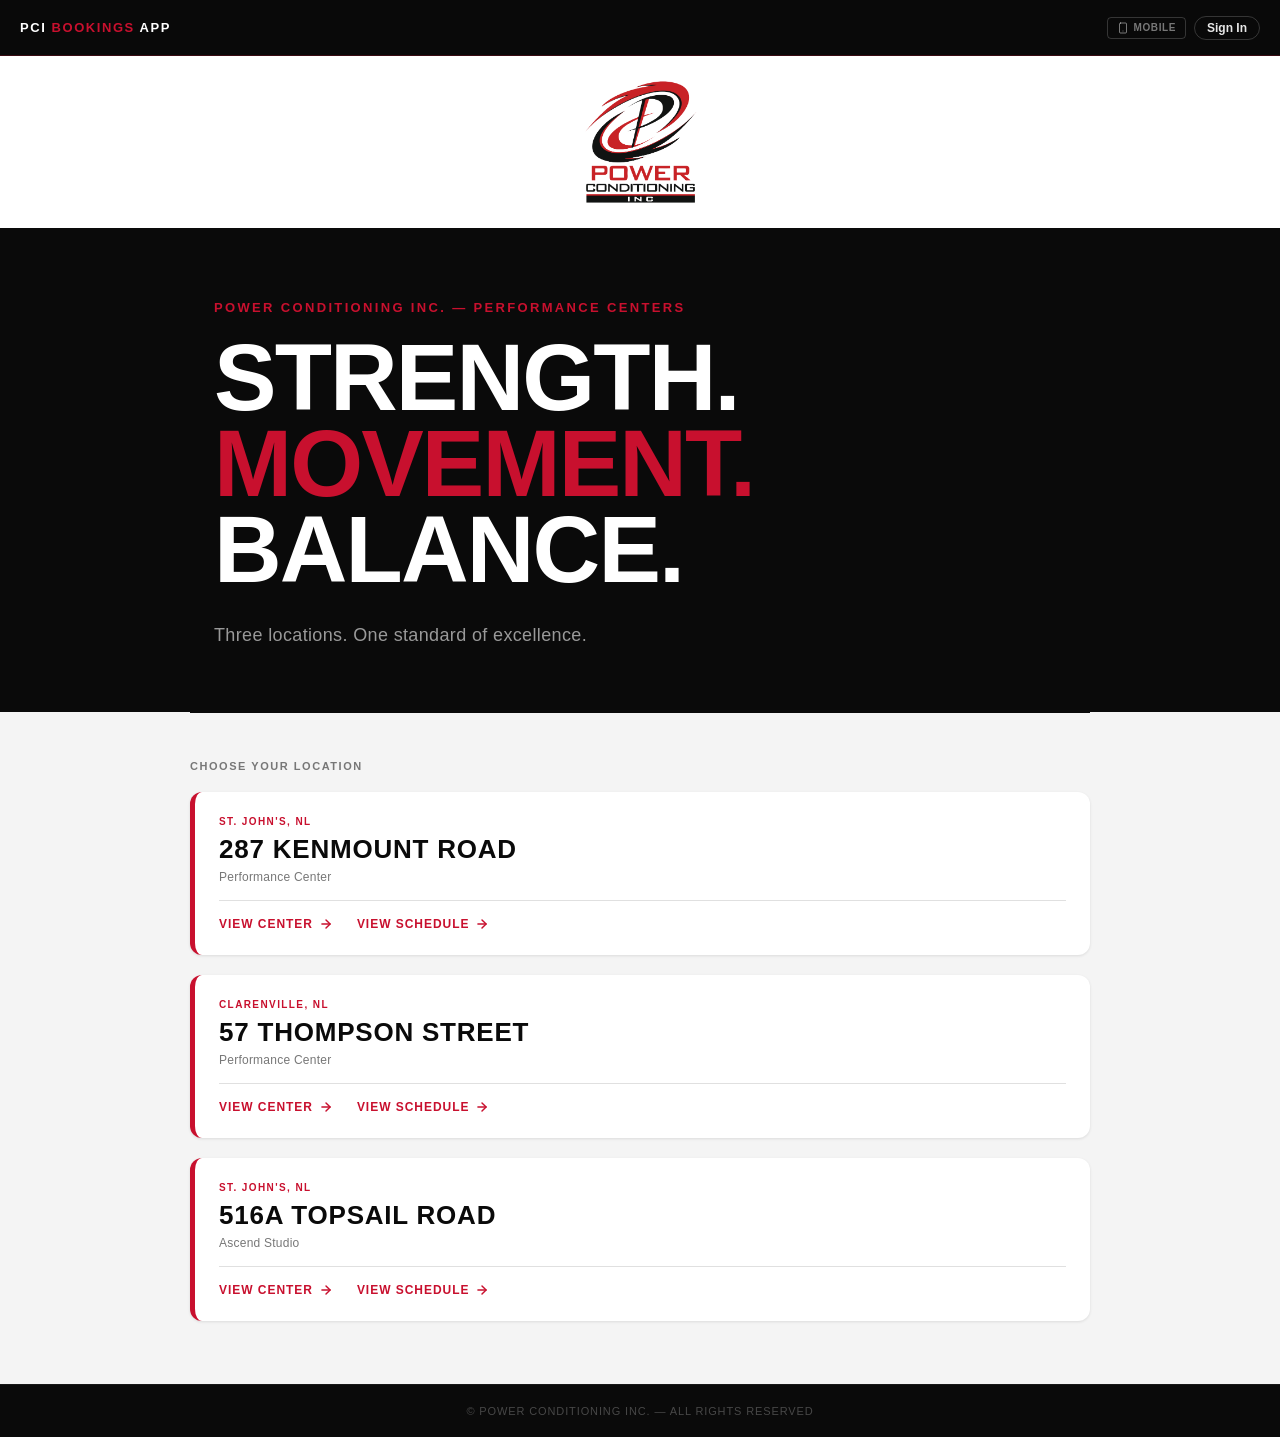
<file: index.html>
<!DOCTYPE html>
<html lang="en">
<head>
  <meta charset="UTF-8">
  <meta name="viewport" content="width=device-width, initial-scale=1.0">
  <title>Power Conditioning Inc.</title>
  <link rel="stylesheet" href="pci-tokens.css">
  <script src="pci-shared.js"></script>
  <script src="pci-auth.js"></script>
  <style>
    /* ── Landing-specific layout ─────────────────────────── */
    html, body { height: 100%; }

    body.landing {
      background: var(--pci-black);
      color: var(--pci-white);
      display: flex;
      flex-direction: column;
      min-height: 100vh;
    }

    /* ── Site header ─────────────────────────────────────── */
    .site-header {
      position: sticky;
      top: 0;
      z-index: 50;
      background: var(--pci-black-frosted);
      backdrop-filter: blur(8px);
      -webkit-backdrop-filter: blur(8px);
      border-bottom: 1px solid var(--brand-border);
      height: 56px;
      display: flex;
      align-items: center;
      justify-content: space-between;
      padding: 0 20px;
    }

    .site-wordmark {
      font-size: 13px;
      font-weight: 900;
      letter-spacing: 0.12em;
      text-transform: uppercase;
      color: var(--pci-white);
      text-decoration: none;
    }

    .site-wordmark span {
      color: var(--pci-red);
    }

    .header-admin {
      display: inline-flex;
      align-items: center;
      gap: 6px;
      padding: 6px 14px;
      border: 1.5px solid rgba(255,255,255,0.15);
      border-radius: var(--radius-sm);
      font-size: 12px;
      font-weight: 700;
      letter-spacing: 0.06em;
      text-transform: uppercase;
      color: rgba(255,255,255,0.55);
      text-decoration: none;
      transition: border-color 0.15s, color 0.15s, background 0.15s;
    }
    .header-admin:hover {
      border-color: rgba(255,255,255,0.40);
      color: var(--pci-white);
    }
    .header-admin.logged-in {
      border-color: var(--success);
      color: var(--success);
    }
    .header-admin svg { width: 13px; height: 13px; }

    .admin-dot {
      width: 7px; height: 7px;
      border-radius: 50%;
      background: var(--success);
      flex-shrink: 0;
      display: none;
    }

    /* ── Logo band ───────────────────────────────────────── */
    .logo-band {
      background: var(--surface);
      display: flex;
      justify-content: center;
      align-items: center;
      padding: 24px 24px;
    }

    .logo-band img {
      width: 160px;
      height: auto;
      display: block;
    }

    /* ── Hero ────────────────────────────────────────────── */
    .hero {
      flex: 0 0 auto;
      background: var(--pci-black);
      padding: 72px 24px 64px;
      display: flex;
      flex-direction: column;
      align-items: flex-start;
      max-width: 900px;
      width: 100%;
      margin: 0 auto;
      container-type: inline-size;
    }

    .hero-eyebrow {
      font-size: 13px;
      font-weight: 700;
      letter-spacing: 0.18em;
      text-transform: uppercase;
      color: var(--pci-red);
      margin-bottom: 20px;
    }

    .hero-headline {
      font-size: clamp(32px, 11cqw, 96px);
      font-weight: 900;
      line-height: 0.92;
      letter-spacing: -0.02em;
      color: var(--pci-white);
      text-transform: uppercase;
      margin-bottom: 28px;
    }

    .hero-headline em {
      font-style: normal;
      color: var(--pci-red);
    }

    .hero-sub {
      font-size: 18px;
      font-weight: 400;
      color: var(--gray-400);
      letter-spacing: 0.02em;
      max-width: 400px;
      line-height: 1.5;
    }

    /* ── Location select section ─────────────────────────── */
    .location-select {
      flex: 1 1 auto;
      background: var(--gray-100);
      padding: 48px 24px 64px;
    }

    .location-select-inner {
      max-width: 900px;
      margin: 0 auto;
    }

    .section-label {
      font-size: 11px;
      font-weight: 700;
      letter-spacing: 0.14em;
      text-transform: uppercase;
      color: var(--gray-500);
      margin-bottom: 20px;
    }

    /* Stacked at every width. Three side-by-side columns cramped the address
       text, and the 600px media query can't see the dev-mode phone frame, so
       the simulator kept rendering 3 columns at 390px. */
    .location-cards {
      display: grid;
      grid-template-columns: 1fr;
      gap: 20px;
    }

    @media (max-width: 600px) {
      .hero { padding: 48px 20px 40px; }
      .logo-band img { width: 130px; }
    }

    .location-card {
      display: flex;
      flex-direction: column;
      background: var(--surface);
      border-radius: var(--radius-lg);
      border-left: 5px solid var(--brand);
      box-shadow: var(--shadow-sm);
      padding: var(--sp-6);
      text-decoration: none;
      color: var(--text);
      transition: transform 0.18s ease, box-shadow 0.18s ease, border-color 0.18s;
      cursor: pointer;
      position: relative;
      overflow: hidden;
      container-type: inline-size;
    }

    .location-card::after {
      content: '';
      position: absolute;
      top: 0; right: 0; bottom: 0;
      width: 4px;
      background: var(--brand);
      opacity: 0;
      transition: opacity 0.18s;
    }

    .location-card:hover {
      transform: translateY(-4px);
      box-shadow: var(--shadow-lg);
    }

    .location-card:hover::after { opacity: 1; }

    .card-eyebrow {
      font-size: 10px;
      font-weight: 700;
      letter-spacing: 0.14em;
      text-transform: uppercase;
      color: var(--brand);
      margin-bottom: 8px;
    }

    .card-label {
      font-size: clamp(14px, 5cqw, 26px);
      font-weight: 900;
      text-transform: uppercase;
      letter-spacing: 0.03em;
      color: var(--pci-black);
      line-height: 1.1;
    }

    .card-sub {
      font-size: 12px;
      font-weight: 500;
      color: var(--muted);
      margin-top: 6px;
      letter-spacing: 0.02em;
    }

    .card-divider {
      height: 1px;
      background: var(--border);
      margin: var(--sp-4) 0;
    }

    /* Row, not column — the cards are wide and short now that they stack */
    .card-cta-group {
      display: flex;
      flex-direction: row;
      flex-wrap: wrap;
      gap: var(--sp-2) var(--sp-6);
      margin-top: auto;
    }

    .card-cta {
      display: flex;
      align-items: center;
      gap: 6px;
      font-size: 12px;
      font-weight: 800;
      letter-spacing: 0.08em;
      text-transform: uppercase;
      color: var(--brand);
      text-decoration: none;
    }

    .card-cta svg {
      width: 14px; height: 14px;
      transition: transform 0.18s;
    }

    .card-cta:hover svg {
      transform: translateX(4px);
    }

    /* ── Footer ──────────────────────────────────────────── */
    footer {
      background: var(--pci-black);
      border-top: 1px solid rgba(255,255,255,0.06);
      padding: 20px 24px;
      text-align: center;
      font-size: 11px;
      letter-spacing: 0.08em;
      text-transform: uppercase;
      color: rgba(255,255,255,0.25);
    }
  </style>
</head>
<body class="landing">
<div id="phoneFrame">
<div id="phoneViewport">

  <!-- Member menu bottom sheet -->
  <div id="memberMenuModal" class="modal-overlay" role="dialog" aria-modal="true" hidden>
    <div class="modal-sheet" style="padding:0;overflow:hidden">
      <div class="member-menu-title">
        <div>
          <div class="member-menu-name" id="menuUserName"></div>
          <div class="member-menu-email" id="menuUserEmail"></div>
        </div>
        <button class="modal-close" id="memberMenuClose" aria-label="Close">&#x2715;</button>
      </div>
      <div class="member-menu-list" id="memberMenuList"></div>
    </div>
  </div>

  <header class="site-header">
    <span class="site-wordmark">PCI <span>Bookings</span> App</span>
    <div style="display:flex;align-items:center;gap:8px">
      <button class="dev-mode-btn" id="devModeBtn" aria-label="Toggle mobile view" title="Toggle phone viewport simulation">
        <svg viewBox="0 0 24 24" fill="none" stroke="currentColor" stroke-width="2" stroke-linecap="round" stroke-linejoin="round" aria-hidden="true"><rect x="5" y="2" width="14" height="20" rx="2" ry="2"/><line x1="12" y1="18" x2="12.01" y2="18"/></svg>
        Mobile
      </button>
      <button class="user-chip" id="userChip" style="display:none" aria-haspopup="dialog" aria-controls="memberMenuModal">
        <span class="user-avatar" id="userAvatar"></span>
        <span id="userChipName"></span>
        <span class="user-caret" aria-hidden="true">▾</span>
      </button>
      <div id="headerNav" class="header-auth"></div>
    </div>
  </header>

  <div class="logo-band">
    <img src="images/pci-logo.png" alt="Power Conditioning Inc.">
  </div>

  <section class="hero">
    <p class="hero-eyebrow">Power Conditioning Inc. &mdash; Performance Centers</p>
    <h1 class="hero-headline">Strength.<br><em>Movement.</em><br>Balance.</h1>
    <p class="hero-sub">Three locations. One standard of excellence.</p>
  </section>

  <section class="location-select">
    <div class="location-select-inner">
      <p class="section-label">Choose Your Location</p>
      <div class="location-cards">

        <div class="location-card">
          <p class="card-eyebrow">St. John's, NL</p>
          <div class="card-label">287 Kenmount Road</div>
          <div class="card-sub">Performance Center</div>
          <div class="card-divider"></div>
          <div class="card-cta-group">
            <a class="card-cta" href="stjohns.html">
              View Center
              <svg viewBox="0 0 24 24" fill="none" stroke="currentColor" stroke-width="2.5" stroke-linecap="round" stroke-linejoin="round">
                <line x1="5" y1="12" x2="19" y2="12"/>
                <polyline points="12 5 19 12 12 19"/>
              </svg>
            </a>
            <a class="card-cta" href="schedule.html?loc=stjohns">
              View Schedule
              <svg viewBox="0 0 24 24" fill="none" stroke="currentColor" stroke-width="2.5" stroke-linecap="round" stroke-linejoin="round">
                <line x1="5" y1="12" x2="19" y2="12"/>
                <polyline points="12 5 19 12 12 19"/>
              </svg>
            </a>
          </div>
        </div>

        <div class="location-card">
          <p class="card-eyebrow">Clarenville, NL</p>
          <div class="card-label">57 Thompson Street</div>
          <div class="card-sub">Performance Center</div>
          <div class="card-divider"></div>
          <div class="card-cta-group">
            <a class="card-cta" href="clarenville.html">
              View Center
              <svg viewBox="0 0 24 24" fill="none" stroke="currentColor" stroke-width="2.5" stroke-linecap="round" stroke-linejoin="round">
                <line x1="5" y1="12" x2="19" y2="12"/>
                <polyline points="12 5 19 12 12 19"/>
              </svg>
            </a>
            <a class="card-cta" href="schedule.html?loc=clarenville">
              View Schedule
              <svg viewBox="0 0 24 24" fill="none" stroke="currentColor" stroke-width="2.5" stroke-linecap="round" stroke-linejoin="round">
                <line x1="5" y1="12" x2="19" y2="12"/>
                <polyline points="12 5 19 12 12 19"/>
              </svg>
            </a>
          </div>
        </div>

        <div class="location-card">
          <p class="card-eyebrow">St. John's, NL</p>
          <div class="card-label">516A Topsail Road</div>
          <div class="card-sub">Ascend Studio</div>
          <div class="card-divider"></div>
          <div class="card-cta-group">
            <a class="card-cta" href="ascend.html">
              View Center
              <svg viewBox="0 0 24 24" fill="none" stroke="currentColor" stroke-width="2.5" stroke-linecap="round" stroke-linejoin="round">
                <line x1="5" y1="12" x2="19" y2="12"/>
                <polyline points="12 5 19 12 12 19"/>
              </svg>
            </a>
            <a class="card-cta" href="schedule.html?loc=ascend">
              View Schedule
              <svg viewBox="0 0 24 24" fill="none" stroke="currentColor" stroke-width="2.5" stroke-linecap="round" stroke-linejoin="round">
                <line x1="5" y1="12" x2="19" y2="12"/>
                <polyline points="12 5 19 12 12 19"/>
              </svg>
            </a>
          </div>
        </div>

      </div>
    </div>
  </section>

  <footer>
    &copy; Power Conditioning Inc. &mdash; All rights reserved
  </footer>

  <script>
    const DEV_MODE_KEY = 'pci_dev_mobile';
    function applyDevMode(enabled) {
      document.body.classList.toggle('dev-mobile', enabled);
      const btn = document.getElementById('devModeBtn');
      if (btn) {
        btn.classList.toggle('active', enabled);
        if (enabled && btn.closest('#phoneFrame')) {
          btn._devPrevParent = btn.parentNode;
          btn._devPrevNext = btn.nextSibling;
          document.body.appendChild(btn);
        } else if (!enabled && btn._devPrevParent) {
          btn._devPrevParent.insertBefore(btn, btn._devPrevNext || null);
          btn._devPrevParent = null;
          btn._devPrevNext = null;
        }
      }
      enabled
        ? localStorage.setItem(DEV_MODE_KEY, '1')
        : localStorage.removeItem(DEV_MODE_KEY);
    }
    applyDevMode(localStorage.getItem(DEV_MODE_KEY) === '1');
    document.addEventListener('DOMContentLoaded', () => {
      document.getElementById('devModeBtn')?.addEventListener('click', () => {
        applyDevMode(!document.body.classList.contains('dev-mobile'));
      });
    });

    // Shared SVG icon constants for menu items
    const ICON_SCHEDULE  = '<svg viewBox="0 0 24 24" fill="none" stroke="currentColor" stroke-width="2" stroke-linecap="round" stroke-linejoin="round" aria-hidden="true"><rect x="3" y="4" width="18" height="18" rx="2" ry="2"/><line x1="16" y1="2" x2="16" y2="6"/><line x1="8" y1="2" x2="8" y2="6"/><line x1="3" y1="10" x2="21" y2="10"/></svg>';
    const ICON_PACKAGES  = '<svg viewBox="0 0 24 24" fill="none" stroke="currentColor" stroke-width="2" stroke-linecap="round" stroke-linejoin="round" aria-hidden="true"><rect x="2" y="7" width="20" height="14" rx="2" ry="2"/><path d="M16 21V5a2 2 0 0 0-2-2h-4a2 2 0 0 0-2 2v16"/></svg>';
    const ICON_ROLLCALL  = '<svg viewBox="0 0 24 24" fill="none" stroke="currentColor" stroke-width="2" stroke-linecap="round" stroke-linejoin="round" aria-hidden="true"><path d="M14 2H6a2 2 0 0 0-2 2v16a2 2 0 0 0 2 2h12a2 2 0 0 0 2-2V8z"/><polyline points="14 2 14 8 20 8"/><line x1="16" y1="13" x2="8" y2="13"/><line x1="16" y1="17" x2="8" y2="17"/><polyline points="10 9 9 9 8 9"/></svg>';
    const ICON_ADMIN     = '<svg viewBox="0 0 24 24" fill="none" stroke="currentColor" stroke-width="2" stroke-linecap="round" stroke-linejoin="round" aria-hidden="true"><rect x="3" y="11" width="18" height="11" rx="2" ry="2"/><path d="M7 11V7a5 5 0 0 1 10 0v4"/></svg>';
    const ICON_PROFILE   = '<svg viewBox="0 0 24 24" fill="none" stroke="currentColor" stroke-width="2" stroke-linecap="round" stroke-linejoin="round" aria-hidden="true"><path d="M20 21v-2a4 4 0 0 0-4-4H8a4 4 0 0 0-4 4v2"/><circle cx="12" cy="7" r="4"/></svg>';
    const ICON_SETTINGS  = '<svg viewBox="0 0 24 24" fill="none" stroke="currentColor" stroke-width="2" stroke-linecap="round" stroke-linejoin="round" aria-hidden="true"><circle cx="12" cy="12" r="3"/><path d="M19.4 15a1.65 1.65 0 0 0 .33 1.82l.06.06a2 2 0 1 1-2.83 2.83l-.06-.06a1.65 1.65 0 0 0-1.82-.33 1.65 1.65 0 0 0-1 1.51V21a2 2 0 0 1-4 0v-.09A1.65 1.65 0 0 0 9 19.4a1.65 1.65 0 0 0-1.82.33l-.06.06a2 2 0 1 1-2.83-2.83l.06-.06A1.65 1.65 0 0 0 4.68 15a1.65 1.65 0 0 0-1.51-1H3a2 2 0 0 1 0-4h.09A1.65 1.65 0 0 0 4.6 9a1.65 1.65 0 0 0-.33-1.82l-.06-.06a2 2 0 1 1 2.83-2.83l.06.06A1.65 1.65 0 0 0 9 4.68a1.65 1.65 0 0 0 1-1.51V3a2 2 0 0 1 4 0v.09a1.65 1.65 0 0 0 1 1.51 1.65 1.65 0 0 0 1.82-.33l.06-.06a2 2 0 1 1 2.83 2.83l-.06.06A1.65 1.65 0 0 0 19.4 9a1.65 1.65 0 0 0 1.51 1H21a2 2 0 0 1 0 4h-.09a1.65 1.65 0 0 0-1.51 1z"/></svg>';
    const ICON_SIGNOUT   = '<svg viewBox="0 0 24 24" fill="none" stroke="currentColor" stroke-width="2" stroke-linecap="round" stroke-linejoin="round" aria-hidden="true"><path d="M9 21H5a2 2 0 0 1-2-2V5a2 2 0 0 1 2-2h4"/><polyline points="16 17 21 12 16 7"/><line x1="21" y1="12" x2="9" y2="12"/></svg>';

    // Render auth-aware header nav
    (function () {
      const nav = document.getElementById('headerNav');
      if (!nav) return;
      const session = PciAuth.getSession();

      if (!session) {
        nav.innerHTML = '<a href="login.html" class="header-signin">Sign In</a>';
        return;
      }

      // All logged-in roles: show user-chip pill + member menu
      const chip     = document.getElementById('userChip');
      const avatar   = document.getElementById('userAvatar');
      const chipName = document.getElementById('userChipName');
      if (chip) {
        const initials = session.displayName.split(' ').map(n => n[0]).join('').toUpperCase().slice(0, 2);
        avatar.textContent = initials;
        avatar.className = 'user-avatar role-' + session.role;
        chipName.textContent = session.displayName.split(' ')[0];
        chip.style.display = '';
      }

      const nameEl  = document.getElementById('menuUserName');
      const emailEl = document.getElementById('menuUserEmail');
      if (nameEl)  nameEl.textContent  = session.displayName;
      if (emailEl) emailEl.textContent = session.email;

      // Build role-appropriate menu items
      const role = session.role;
      const items = [];

      if (role === 'member') {
        items.push({ type: 'link', href: 'schedule.html',    icon: ICON_SCHEDULE,  label: 'Schedule' });
        items.push({ type: 'link', href: 'buy-credits.html', icon: ICON_PACKAGES,  label: 'My Packages' });
      }
      if (role === 'instructor') {
        items.push({ type: 'link', href: 'schedule.html',    icon: ICON_SCHEDULE,  label: 'Schedule' });
        items.push({ type: 'link', href: 'instructor.html',  icon: ICON_ROLLCALL,  label: 'My Classes' });
      }
      if (role === 'admin' || role === 'owner') {
        items.push({ type: 'link', href: 'schedule.html',    icon: ICON_SCHEDULE,  label: 'Schedule' });
        items.push({ type: 'link', href: 'admin.html',       icon: ICON_ADMIN,     label: 'Admin' });
      }
      items.push({ type: 'link', href: 'profile.html',  icon: ICON_PROFILE,  label: 'Profile' });
      items.push({ type: 'link', href: 'settings.html', icon: ICON_SETTINGS, label: 'Settings' });
      items.push({ type: 'divider' });
      items.push({ type: 'btn', id: 'menuSignOut', cls: 'danger', icon: ICON_SIGNOUT, label: 'Sign Out' });

      const menuList = document.getElementById('memberMenuList');
      if (menuList) {
        items.forEach(item => {
          if (item.type === 'divider') {
            const hr = document.createElement('div');
            hr.className = 'member-menu-divider';
            menuList.appendChild(hr);
          } else if (item.type === 'link') {
            const a = document.createElement('a');
            a.href = item.href;
            a.className = 'member-menu-item' + (item.cls ? ' ' + item.cls : '');
            a.innerHTML = item.icon + '<span>' + item.label + '</span>';
            menuList.appendChild(a);
          } else {
            const btn = document.createElement('button');
            if (item.id) btn.id = item.id;
            btn.className = 'member-menu-item' + (item.cls ? ' ' + item.cls : '');
            btn.innerHTML = item.icon + '<span>' + item.label + '</span>';
            menuList.appendChild(btn);
          }
        });
      }
    })();

    // Member menu open/close
    (function () {
      const modal = document.getElementById('memberMenuModal');
      const chip  = document.getElementById('userChip');
      const close = document.getElementById('memberMenuClose');
      if (!modal || !chip) return;
      function openMenu()  { modal.removeAttribute('hidden'); document.body.classList.add('modal-open'); }
      function closeMenu() { modal.setAttribute('hidden', ''); document.body.classList.remove('modal-open'); }
      chip.addEventListener('click', openMenu);
      close?.addEventListener('click', closeMenu);
      modal.addEventListener('click', e => { if (e.target === e.currentTarget) closeMenu(); });
      modal.addEventListener('click', e => {
        if (e.target.closest('#menuSignOut')) PciAuth.logout();
      });
    })();

    // Show unauthorized message if redirected here
    (function () {
      const params = new URLSearchParams(location.search);
      if (params.get('error') === 'unauthorized') {
        const notice = document.createElement('div');
        notice.style.cssText = 'position:fixed;top:60px;left:50%;transform:translateX(-50%);background:var(--danger);color:#fff;padding:8px 18px;border-radius:var(--radius-pill);font-size:12px;font-weight:600;z-index:100;';
        notice.textContent = 'You do not have permission to access that page.';
        document.body.appendChild(notice);
        setTimeout(() => notice.remove(), 4000);
      }
    })();
  </script>

</div><!-- /phoneViewport -->
<div id="phoneHomeBar"></div>
<div id="devBadge">DEV | 390</div>
</div><!-- /phoneFrame -->
</body>
</html>
</file>
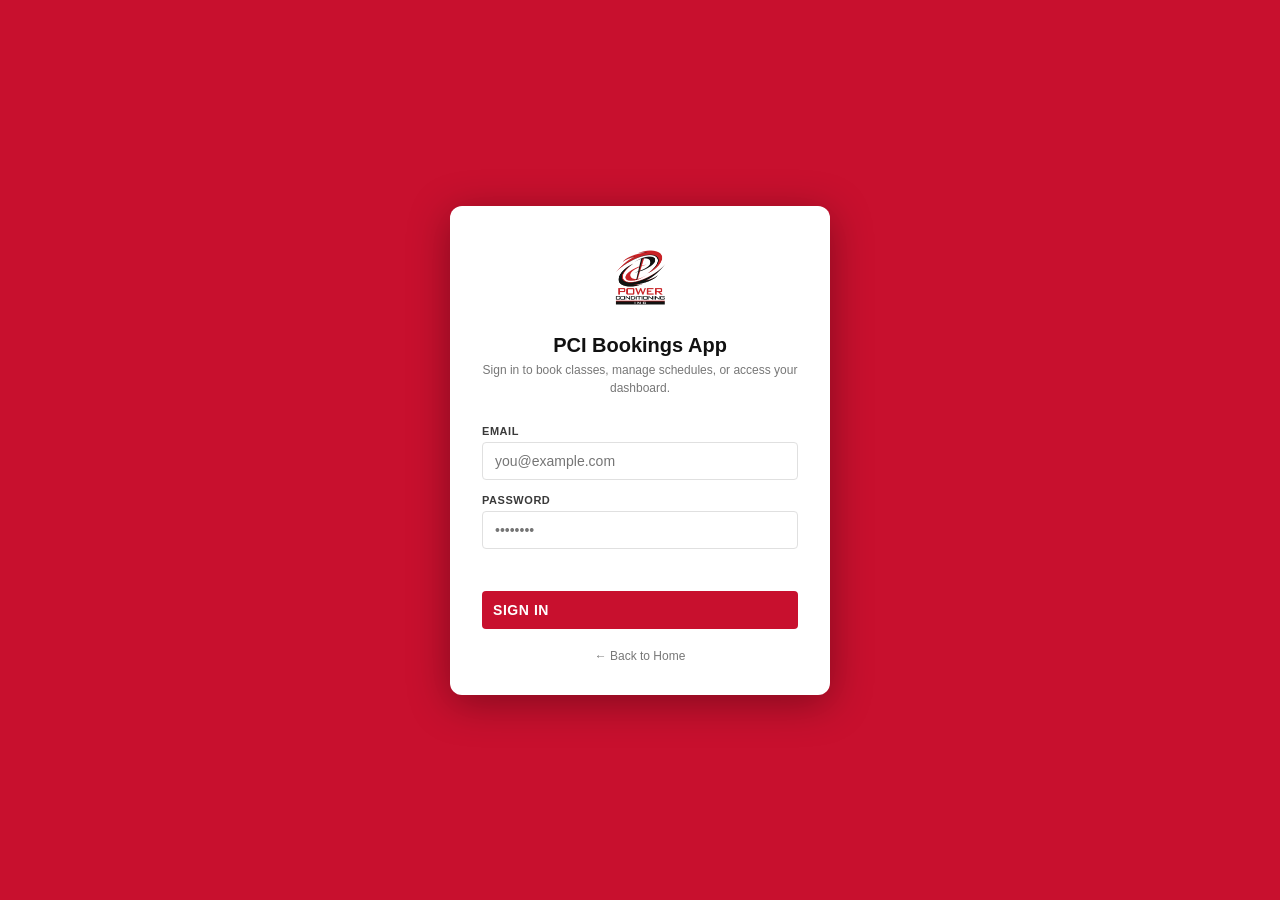
<file: admin.html>
<!DOCTYPE html>
<html lang="en">
<head>
  <meta charset="UTF-8">
  <meta name="viewport" content="width=device-width, initial-scale=1.0">
  <title>PCI Admin — Schedule Manager</title>
  <link rel="stylesheet" href="pci-tokens.css">
  <style>
    /* Bridge: pci-tokens.css uses --surface; admin.html templates use --white */
    :root { --white: var(--surface); }

    body { min-height: 100vh; }

    /* ── Auth Gate ─────────────────────────────────────────────────────────── */
    #authGate {
      min-height: 100vh;
      display: flex;
      align-items: center;
      justify-content: center;
      padding: 24px;
      background: var(--brand);
    }

    .auth-card {
      background: var(--white);
      border-radius: var(--radius-lg);
      padding: 32px;
      max-width: 420px;
      width: 100%;
      box-shadow: 0 8px 32px rgba(0,0,0,0.3);
    }

    .auth-card h1 { font-size: 20px; font-weight: 700; color: var(--brand); margin-bottom: 4px; }

    .auth-card .subtitle {
      font-size: 13px;
      color: var(--muted);
      margin-bottom: 24px;
      line-height: 1.5;
    }

    .auth-card label {
      display: block;
      font-size: 11px;
      font-weight: 700;
      color: var(--gray-700);
      text-transform: uppercase;
      letter-spacing: 0.05em;
      margin-bottom: 6px;
    }

    .auth-card input {
      width: 100%;
      padding: 10px 12px;
      border: 1.5px solid var(--border);
      border-radius: var(--radius-sm);
      font-size: 13px;
      font-family: monospace;
      margin-bottom: 12px;
      outline: none;
      transition: border-color 0.15s;
    }

    .auth-card input:focus { border-color: var(--accent); }

    .auth-hint {
      font-size: 12px;
      color: var(--muted);
      margin-bottom: 20px;
      line-height: 1.6;
    }

    #authError {
      font-size: 12px;
      color: var(--danger);
      margin-bottom: 12px;
      min-height: 16px;
    }

    /* ── App Shell ─────────────────────────────────────────────────────────── */
    #app { display: none; }

    /* admin topbar overlays nav drawer and modals */
    .topbar { z-index: 50; }
    .topbar-back { margin-right: 4px; }
    .topbar-logo { font-size: 13px; letter-spacing: 0.06em; color: var(--on-dark-primary); }
    .topbar-actions { margin-left: auto; }

    .tab-nav { display: flex; gap: 2px; }

    .tab-btn {
      background: none;
      border: none;
      color: var(--on-dark-secondary);
      font-size: 13px;
      font-weight: 600;
      padding: 8px 13px;
      cursor: pointer;
      border-radius: var(--radius-md);
      transition: color 0.15s, background 0.15s;
      white-space: nowrap;
      font-family: var(--font-body);
    }

    .tab-btn:hover  { color: var(--pci-white); background: var(--on-dark-surface); }
    .tab-btn.active { color: var(--pci-white); background: rgba(255,255,255,0.15); }

    .dirty-dot {
      width: 8px;
      height: 8px;
      border-radius: 50%;
      background: var(--warn);
      display: none;
      flex-shrink: 0;
    }
    .dirty-dot.visible { display: block; }

    /* ── Buttons (btn, btn-*, btn-icon base from pci-tokens.css) ── */
    .btn { padding: 7px 14px; font-size: 13px; font-weight: 600; }
    /* admin uses accent-blue for primary actions instead of brand-red */
    .btn-primary { background: var(--accent); }
    .btn-primary:not(:disabled):hover { background: var(--accent-dark); }
    .btn-icon {
      width: 28px; height: 28px;
      padding: 0;
    }
    .btn-icon svg { width: 16px; height: 16px; }
    .btn-icon:disabled { opacity: 0.3; cursor: default; }

    /* ── Tab Content ───────────────────────────────────────────────────────── */
    .tab-panel { display: none; padding: 16px; max-width: 800px; margin: 0 auto; }
    .tab-panel.active { display: block; }

    /* ── Schedule Tab ──────────────────────────────────────────────────────── */
    .admin-loc-tabs {
      display: flex;
      border-bottom: 2px solid var(--border);
      margin: -16px -16px 16px;
      padding: 0 16px;
      background: var(--white);
      overflow-x: auto;
      scrollbar-width: none;
    }
    .admin-loc-tabs::-webkit-scrollbar { display: none; }

    .admin-loc-tab {
      padding: 10px 16px;
      flex-shrink: 0;
      white-space: nowrap;
      background: none;
      border: none;
      border-bottom: 3px solid transparent;
      font-size: 13px;
      font-weight: 600;
      color: var(--muted);
      cursor: pointer;
      margin-bottom: -2px;
      transition: color 0.15s, border-color 0.15s;
    }

    .admin-loc-tab:hover { color: var(--gray-800); }
    .admin-loc-tab.active { color: var(--brand); border-bottom-color: var(--brand); }

    .day-section {
      background: var(--white);
      border-radius: var(--radius-md);
      overflow: hidden;
      box-shadow: 0 1px 3px rgba(0,0,0,0.08);
      margin-bottom: 14px;
    }

    .day-section-header {
      background: var(--gray-700);
      color: var(--pci-white);
      padding: 10px 14px;
      display: flex;
      align-items: center;
      justify-content: space-between;
    }

    .day-name { font-size: 13px; font-weight: 700; text-transform: uppercase; letter-spacing: 0.08em; }
    .class-count { font-size: 11px; color: var(--on-dark-muted); margin-left: 8px; }

    .class-card {
      display: flex;
      align-items: center;
      border-bottom: 1px solid var(--gray-100);
      transition: background 0.1s;
    }

    .class-card:last-of-type { border-bottom: none; }
    .class-card:hover { background: var(--gray-050); }

    .class-card-bar { width: 5px; align-self: stretch; flex-shrink: 0; }

    .class-card-info { padding: 9px 12px; flex: 1; min-width: 0; }

    .class-card-time { font-size: 11px; font-weight: 700; color: var(--muted); letter-spacing: 0.02em; }

    .class-card-title {
      font-size: 13px;
      font-weight: 600;
      color: var(--text);
      white-space: nowrap;
      overflow: hidden;
      text-overflow: ellipsis;
      margin: 1px 0;
    }

    .class-card-meta { font-size: 11px; color: var(--gray-400); font-style: italic; }

    .class-card-actions { display: flex; align-items: center; gap: 2px; padding: 0 8px; flex-shrink: 0; }

    .add-class-row {
      padding: 8px 12px;
      border-top: 1px dashed var(--border);
    }

    /* ── Instructor Tab ────────────────────────────────────────────────────── */
    .instructor-row {
      background: var(--white);
      border-radius: var(--radius-md);
      padding: 12px 14px;
      display: flex;
      align-items: center;
      gap: 12px;
      margin-bottom: 8px;
      box-shadow: 0 1px 3px rgba(0,0,0,0.06);
    }

    .instructor-avatar {
      width: 36px;
      height: 36px;
      border-radius: 50%;
      background: var(--gray-200);
      display: flex;
      align-items: center;
      justify-content: center;
      font-size: 13px;
      font-weight: 700;
      color: var(--gray-600);
      flex-shrink: 0;
    }

    .instructor-name { font-weight: 600; font-size: 14px; }
    .instructor-meta { font-size: 11px; color: var(--muted); margin-top: 2px; }

    .instructor-row--inactive { opacity: 0.6; }

    .phase2-badge {
      font-size: 10px;
      background: var(--gray-100);
      color: var(--gray-400);
      border-radius: var(--radius-sm);
      padding: 2px 6px;
      font-weight: 600;
    }

    .inactive-badge {
      font-size: 10px;
      background: var(--warn);
      color: var(--white);
      border-radius: var(--radius-sm);
      padding: 2px 6px;
      font-weight: 600;
      margin-left: 6px;
      vertical-align: middle;
    }

    .instructor-check-row .inactive-tag {
      color: var(--muted);
      font-style: italic;
      font-size: 11px;
    }

    .add-instructor-form {
      background: var(--white);
      border-radius: var(--radius-md);
      padding: 14px;
      box-shadow: 0 1px 3px rgba(0,0,0,0.06);
      margin-top: 4px;
    }

    /* ── Class Types Tab ───────────────────────────────────────────────────── */
    .type-card {
      background: var(--white);
      border-radius: var(--radius-md);
      padding: 14px 16px;
      margin-bottom: 10px;
      box-shadow: 0 1px 3px rgba(0,0,0,0.06);
    }

    .type-card-header {
      display: flex;
      align-items: center;
      justify-content: space-between;
      margin-bottom: 6px;
      gap: 8px;
    }

    .type-card-name { font-size: 14px; font-weight: 700; }
    .type-card-id { font-size: 11px; color: var(--gray-400); font-family: monospace; }
    .type-card-desc { font-size: 12px; color: var(--gray-600); line-height: 1.6; }
    .online-badge { font-size: 10px; background: #e8f0fc; color: var(--accent); border-radius: 4px; padding: 2px 7px; font-weight: 600; }

    /* ── Form Controls ─────────────────────────────────────────────────────── */
    .form-group { margin-bottom: 14px; }

    .form-label {
      display: block;
      font-size: 11px;
      font-weight: 700;
      color: var(--gray-600);
      text-transform: uppercase;
      letter-spacing: 0.05em;
      margin-bottom: 5px;
    }

    .form-control {
      width: 100%;
      padding: 8px 10px;
      border: 1.5px solid var(--border);
      border-radius: var(--radius-sm);
      font-size: 13px;
      font-family: inherit;
      color: var(--text);
      background: var(--white);
      outline: none;
      transition: border-color 0.15s;
    }

    .form-control:focus { border-color: var(--accent); }

    .form-row { display: grid; grid-template-columns: 1fr 1fr; gap: 12px; }

    .warning-text { font-size: 11px; color: var(--cls-orange); margin-top: 4px; }

    /* Toggle */
    .toggle-row { display: flex; align-items: center; gap: 10px; }

    .toggle { position: relative; width: 36px; height: 20px; flex-shrink: 0; }
    .toggle input { opacity: 0; width: 0; height: 0; }

    .toggle-slider {
      position: absolute;
      inset: 0;
      background: var(--gray-300);
      border-radius: 20px;
      cursor: pointer;
      transition: background 0.2s;
    }

    .toggle-slider::before {
      content: '';
      position: absolute;
      width: 14px;
      height: 14px;
      background: var(--pci-white);
      border-radius: 50%;
      top: 3px;
      left: 3px;
      transition: transform 0.2s;
    }

    .toggle input:checked + .toggle-slider { background: var(--accent); }
    .toggle input:checked + .toggle-slider::before { transform: translateX(16px); }

    /* Color picker */
    .color-picker { display: flex; flex-wrap: wrap; gap: 10px; padding: 2px 0; }

    .color-option { display: flex; flex-direction: column; align-items: center; gap: 4px; cursor: pointer; }
    .color-option input[type=radio] { display: none; }

    .color-swatch {
      width: 26px;
      height: 26px;
      border-radius: 50%;
      border: 2.5px solid transparent;
      outline: 2px solid transparent;
      transition: border-color 0.15s, outline-color 0.15s, transform 0.15s;
    }

    .color-option input:checked + .color-swatch {
      border-color: var(--gray-800);
      outline-color: rgba(0,0,0,0.15);
      transform: scale(1.18);
    }

    .color-option-label { font-size: 10px; color: var(--muted); }

    /* Instructor checkboxes */
    .instructor-checks {
      border: 1.5px solid var(--border);
      border-radius: var(--radius-sm);
      padding: 8px 10px;
      max-height: 150px;
      overflow-y: auto;
      display: flex;
      flex-direction: column;
      gap: 6px;
    }

    .instructor-check-row {
      display: flex;
      align-items: center;
      gap: 8px;
      font-size: 13px;
      cursor: pointer;
    }

    .instructor-check-row input { cursor: pointer; }

    /* ── Modals ────────────────────────────────────────────────────────────── */
    .modal {
      background: var(--white);
      border-radius: var(--radius-lg);
      width: 100%;
      max-width: 520px;
      max-height: 92vh;
      display: flex;
      flex-direction: column;
      box-shadow: 0 12px 48px rgba(0,0,0,0.25);
    }

    .modal-head {
      padding: 18px 20px 14px;
      border-bottom: 1px solid var(--border);
      display: flex;
      align-items: center;
      justify-content: space-between;
      flex-shrink: 0;
    }

    .modal-head h2 { font-size: 16px; font-weight: 700; }

    .modal-body { padding: 18px 20px; overflow-y: auto; flex: 1; }

    .modal-foot {
      padding: 14px 20px;
      border-top: 1px solid var(--border);
      display: flex;
      justify-content: flex-end;
      gap: 8px;
      flex-shrink: 0;
    }

    /* ── Loading overlay ───────────────────────────────────────────────────── */
    #loadingOverlay {
      position: fixed;
      inset: 0;
      background: rgba(10,10,10,0.80);
      z-index: 300;
      display: none;
      align-items: center;
      justify-content: center;
      flex-direction: column;
      gap: 12px;
      color: var(--pci-white);
      font-size: 14px;
      font-weight: 600;
    }

    #loadingOverlay.visible { display: flex; }

    .spinner {
      width: 32px;
      height: 32px;
      border: 3px solid rgba(255,255,255,0.3);
      border-top-color: var(--pci-white);
      border-radius: 50%;
      animation: spin 0.7s linear infinite;
    }

    @keyframes spin { to { transform: rotate(360deg); } }

    @media (max-width: 600px) {
      .topbar-logo { display: none; }
      .tab-btn { padding: 8px 10px; font-size: 12px; }
      .form-row { grid-template-columns: 1fr; }
      .topbar { gap: 6px; }
    }
  </style>
</head>
<body>
<div id="phoneFrame">
<div id="phoneViewport">

<!-- ── Auth Gate ─────────────────────────────────────────────────────────── -->
<div id="authGate">
  <div class="auth-card">
    <h1>PCI Schedule Admin</h1>
    <p class="subtitle">Sign in with a GitHub Personal Access Token to manage the schedule. Your token is stored in this browser only and never leaves your device.</p>

    <label for="patInput">GitHub Personal Access Token</label>
    <input type="password" id="patInput" placeholder="github_pat_…" autocomplete="off" spellcheck="false">

    <p class="auth-hint">
      Token requires <strong>contents: write</strong> scope on the
      <strong>CuWilliams/pci-schedule-management</strong> repo.<br>
      Create one at GitHub → Settings → Developer Settings → Personal access tokens → Fine-grained tokens.
    </p>

    <div id="authError"></div>
    <button class="btn btn-primary" id="connectBtn" style="width:100%">Connect</button>
  </div>
</div>

<!-- ── Main App ───────────────────────────────────────────────────────────── -->
<div id="app">
  <div class="topbar">
    <a class="topbar-back" href="schedule.html" title="Back to Schedule">
      <svg viewBox="0 0 24 24" fill="none" stroke="currentColor" stroke-width="2.5" stroke-linecap="round" stroke-linejoin="round" aria-hidden="true" style="width:14px;height:14px;flex-shrink:0"><polyline points="15 18 9 12 15 6"></polyline></svg>
      Schedule
    </a>
    <span class="topbar-logo">PCI Admin</span>
    <nav class="tab-nav">
      <button class="tab-btn active" data-tab="schedule">Schedule</button>
      <button class="tab-btn" data-tab="instructors">Instructors</button>
      <button class="tab-btn" data-tab="classtypes">Class Types</button>
      <button class="tab-btn" data-tab="packages">Packages</button>
      <button class="tab-btn" data-tab="members">Members</button>
      <button class="tab-btn" data-tab="bookings">Bookings</button>
      <button class="tab-btn" data-tab="invoices">Invoices</button>
      <button class="tab-btn" data-tab="settings">Settings</button>
    </nav>
    <div class="topbar-actions">
      <span class="dirty-dot" id="dirtyDot" title="Unsaved changes"></span>
      <button class="btn btn-ghost btn-sm" id="discardBtn" disabled>Discard</button>
      <button class="btn btn-primary btn-sm" id="publishBtn" disabled>&#x2197; Publish</button>
      <button class="dev-mode-btn" id="devModeBtn" aria-label="Toggle mobile view" title="Toggle phone viewport simulation">
        <svg viewBox="0 0 24 24" fill="none" stroke="currentColor" stroke-width="2" stroke-linecap="round" stroke-linejoin="round" aria-hidden="true"><rect x="5" y="2" width="14" height="20" rx="2" ry="2"/><line x1="12" y1="18" x2="12.01" y2="18"/></svg>
      </button>
      <button class="nav-menu-btn" id="navMenuBtn" aria-label="Open navigation">
        <svg viewBox="0 0 24 24" fill="none" stroke="currentColor" stroke-width="2" stroke-linecap="round" stroke-linejoin="round" aria-hidden="true">
          <line x1="3" y1="6" x2="21" y2="6"/><line x1="3" y1="12" x2="21" y2="12"/><line x1="3" y1="18" x2="21" y2="18"/>
        </svg>
      </button>
      <button class="btn btn-ghost btn-sm" id="logoutBtn">Log out</button>
    </div>
  <div id="navDrawer" class="nav-drawer">
    <span class="nav-drawer-label">Navigate</span>
    <button class="nav-drawer-item active" data-nav-tab="schedule">
      <svg viewBox="0 0 24 24" fill="none" stroke="currentColor" stroke-width="2" stroke-linecap="round" stroke-linejoin="round" aria-hidden="true"><rect x="3" y="4" width="18" height="18" rx="2" ry="2"/><line x1="16" y1="2" x2="16" y2="6"/><line x1="8" y1="2" x2="8" y2="6"/><line x1="3" y1="10" x2="21" y2="10"/></svg>
      Schedule
    </button>
    <button class="nav-drawer-item" data-nav-tab="instructors">
      <svg viewBox="0 0 24 24" fill="none" stroke="currentColor" stroke-width="2" stroke-linecap="round" stroke-linejoin="round" aria-hidden="true"><path d="M17 21v-2a4 4 0 0 0-4-4H5a4 4 0 0 0-4 4v2"/><circle cx="9" cy="7" r="4"/><path d="M23 21v-2a4 4 0 0 0-3-3.87"/><path d="M16 3.13a4 4 0 0 1 0 7.75"/></svg>
      Instructors
    </button>
    <button class="nav-drawer-item" data-nav-tab="classtypes">
      <svg viewBox="0 0 24 24" fill="none" stroke="currentColor" stroke-width="2" stroke-linecap="round" stroke-linejoin="round" aria-hidden="true"><path d="M20.59 13.41l-7.17 7.17a2 2 0 0 1-2.83 0L2 12V2h10l8.59 8.59a2 2 0 0 1 0 2.82z"/><line x1="7" y1="7" x2="7.01" y2="7"/></svg>
      Class Types
    </button>
    <button class="nav-drawer-item" data-nav-tab="packages">
      <svg viewBox="0 0 24 24" fill="none" stroke="currentColor" stroke-width="2" stroke-linecap="round" stroke-linejoin="round" aria-hidden="true"><rect x="2" y="7" width="20" height="14" rx="2" ry="2"/><path d="M16 21V5a2 2 0 0 0-2-2h-4a2 2 0 0 0-2 2v16"/></svg>
      Packages
    </button>
    <button class="nav-drawer-item" data-nav-tab="members">
      <svg viewBox="0 0 24 24" fill="none" stroke="currentColor" stroke-width="2" stroke-linecap="round" stroke-linejoin="round" aria-hidden="true"><path d="M17 21v-2a4 4 0 0 0-4-4H5a4 4 0 0 0-4 4v2"/><circle cx="9" cy="7" r="4"/></svg>
      Members
    </button>
    <button class="nav-drawer-item" data-nav-tab="bookings">
      <svg viewBox="0 0 24 24" fill="none" stroke="currentColor" stroke-width="2" stroke-linecap="round" stroke-linejoin="round" aria-hidden="true"><rect x="3" y="4" width="18" height="18" rx="2" ry="2"/><line x1="16" y1="2" x2="16" y2="6"/><line x1="8" y1="2" x2="8" y2="6"/><line x1="3" y1="10" x2="21" y2="10"/></svg>
      Bookings
    </button>
    <button class="nav-drawer-item" data-nav-tab="invoices">
      <svg viewBox="0 0 24 24" fill="none" stroke="currentColor" stroke-width="2" stroke-linecap="round" stroke-linejoin="round" aria-hidden="true"><path d="M14 2H6a2 2 0 0 0-2 2v16a2 2 0 0 0 2 2h12a2 2 0 0 0 2-2V8z"/><polyline points="14 2 14 8 20 8"/><line x1="16" y1="13" x2="8" y2="13"/><line x1="16" y1="17" x2="8" y2="17"/><polyline points="10 9 9 9 8 9"/></svg>
      Invoices
    </button>
    <button class="nav-drawer-item" data-nav-tab="settings">
      <svg viewBox="0 0 24 24" fill="none" stroke="currentColor" stroke-width="2" stroke-linecap="round" stroke-linejoin="round" aria-hidden="true"><circle cx="12" cy="12" r="3"/><path d="M19.4 15a1.65 1.65 0 0 0 .33 1.82l.06.06a2 2 0 1 1-2.83 2.83l-.06-.06a1.65 1.65 0 0 0-1.82-.33 1.65 1.65 0 0 0-1 1.51V21a2 2 0 0 1-4 0v-.09A1.65 1.65 0 0 0 9 19.4a1.65 1.65 0 0 0-1.82.33l-.06.06a2 2 0 1 1-2.83-2.83l.06-.06A1.65 1.65 0 0 0 4.68 15a1.65 1.65 0 0 0-1.51-1H3a2 2 0 0 1 0-4h.09A1.65 1.65 0 0 0 4.6 9a1.65 1.65 0 0 0-.33-1.82l-.06-.06a2 2 0 1 1 2.83-2.83l.06.06A1.65 1.65 0 0 0 9 4.68a1.65 1.65 0 0 0 1-1.51V3a2 2 0 0 1 4 0v.09a1.65 1.65 0 0 0 1 1.51 1.65 1.65 0 0 0 1.82-.33l.06-.06a2 2 0 1 1 2.83 2.83l-.06.06A1.65 1.65 0 0 0 19.4 9a1.65 1.65 0 0 0 1.51 1H21a2 2 0 0 1 0 4h-.09a1.65 1.65 0 0 0-1.51 1z"/></svg>
      App Settings
    </button>
    <div class="nav-drawer-divider"></div>
    <span class="nav-drawer-label">Locations</span>
    <a class="nav-drawer-item" href="stjohns.html">
      <svg viewBox="0 0 24 24" fill="none" stroke="currentColor" stroke-width="2" stroke-linecap="round" stroke-linejoin="round" aria-hidden="true"><path d="M21 10c0 7-9 13-9 13s-9-6-9-13a9 9 0 0 1 18 0z"/><circle cx="12" cy="10" r="3"/></svg>
      St. John's Center
    </a>
    <a class="nav-drawer-item" href="clarenville.html">
      <svg viewBox="0 0 24 24" fill="none" stroke="currentColor" stroke-width="2" stroke-linecap="round" stroke-linejoin="round" aria-hidden="true"><path d="M21 10c0 7-9 13-9 13s-9-6-9-13a9 9 0 0 1 18 0z"/><circle cx="12" cy="10" r="3"/></svg>
      Clarenville Center
    </a>
    <a class="nav-drawer-item" href="ascend.html">
      <svg viewBox="0 0 24 24" fill="none" stroke="currentColor" stroke-width="2" stroke-linecap="round" stroke-linejoin="round" aria-hidden="true"><path d="M21 10c0 7-9 13-9 13s-9-6-9-13a9 9 0 0 1 18 0z"/><circle cx="12" cy="10" r="3"/></svg>
      Ascend Studio
    </a>
    <div class="nav-drawer-divider"></div>
    <button class="nav-drawer-item disabled" id="drawerDiscardBtn">
      <svg viewBox="0 0 24 24" fill="none" stroke="currentColor" stroke-width="2" stroke-linecap="round" stroke-linejoin="round" aria-hidden="true"><polyline points="1 4 1 10 7 10"/><path d="M3.51 15a9 9 0 1 0 .49-3.54"/></svg>
      Discard Changes
    </button>
    <div class="nav-drawer-divider"></div>
    <button class="nav-drawer-item" id="drawerLogoutBtn">
      <svg viewBox="0 0 24 24" fill="none" stroke="currentColor" stroke-width="2" stroke-linecap="round" stroke-linejoin="round" aria-hidden="true"><path d="M9 21H5a2 2 0 0 1-2-2V5a2 2 0 0 1 2-2h4"/><polyline points="16 17 21 12 16 7"/><line x1="21" y1="12" x2="9" y2="12"/></svg>
      Log out
    </button>
  </div>
  </div>

  <div class="tab-panel active" id="tab-schedule"></div>
  <div class="tab-panel" id="tab-instructors"></div>
  <div class="tab-panel" id="tab-classtypes"></div>
  <div class="tab-panel" id="tab-packages"></div>
  <div class="tab-panel" id="tab-members"></div>
  <div class="tab-panel" id="tab-bookings"></div>
  <div class="tab-panel" id="tab-invoices"></div>
  <div class="tab-panel" id="tab-settings"></div>
</div>

<!-- ── Class Editor Modal ─────────────────────────────────────────────────── -->
<div class="modal-overlay modal-overlay--center" id="classModal" hidden>
  <div class="modal">
    <div class="modal-head">
      <h2 id="classModalTitle">Add Class</h2>
      <button class="btn-icon" id="classModalClose" aria-label="Close">&#x2715;</button>
    </div>
    <div class="modal-body">

      <div class="form-group">
        <label class="form-label" for="fieldTitle">Class Title</label>
        <input type="text" class="form-control" id="fieldTitle" placeholder="e.g. St. John's Functional HIIT (co-ed)">
        <div class="warning-text" id="titleWarning" style="display:none">
          Title should start with a location name ("St. John's", "Clarenville" or "Ascend") to match Studio Bookings exactly.
        </div>
      </div>

      <div class="form-row">
        <div class="form-group">
          <label class="form-label" for="fieldDay">Day</label>
          <select class="form-control" id="fieldDay">
            <option value="0">Sunday</option>
            <option value="1">Monday</option>
            <option value="2">Tuesday</option>
            <option value="3">Wednesday</option>
            <option value="4">Thursday</option>
            <option value="5">Friday</option>
            <option value="6">Saturday</option>
          </select>
        </div>
        <div class="form-group">
          <label class="form-label">&nbsp;</label>
          <div class="toggle-row" style="padding-top:9px">
            <label class="toggle">
              <input type="checkbox" id="fieldOnline">
              <span class="toggle-slider"></span>
            </label>
            <span style="font-size:13px;color:#444">Via Zoom (online)</span>
          </div>
          <div class="toggle-row" style="padding-top:8px">
            <label class="toggle">
              <input type="checkbox" id="fieldUpperGym">
              <span class="toggle-slider"></span>
            </label>
            <span style="font-size:13px;color:#444">Upper Gym</span>
          </div>
        </div>
      </div>

      <div class="form-row">
        <div class="form-group">
          <label class="form-label" for="fieldTimeStart">Start Time</label>
          <input type="time" class="form-control" id="fieldTimeStart">
        </div>
        <div class="form-group">
          <label class="form-label" for="fieldTimeEnd">End Time</label>
          <input type="time" class="form-control" id="fieldTimeEnd">
        </div>
      </div>

      <div class="form-row">
        <div class="form-group">
          <label class="form-label" for="fieldCapacity">Capacity</label>
          <input type="number" class="form-control" id="fieldCapacity" min="1" step="1" placeholder="e.g. 18">
        </div>
      </div>

      <div class="form-row">
        <div class="form-group">
          <label class="form-label" for="fieldLocation">Location</label>
          <select class="form-control" id="fieldLocation"></select>
        </div>
        <div class="form-group">
          <label class="form-label" for="fieldType">Class Type</label>
          <select class="form-control" id="fieldType"></select>
        </div>
      </div>

      <div class="form-group">
        <label class="form-label">Instructors</label>
        <div class="instructor-checks" id="fieldInstructors"></div>
      </div>

      <div class="form-group">
        <label class="form-label">Color / Category</label>
        <div class="color-picker" id="fieldColor"></div>
        <div id="colorSuggestion" style="font-size:11px;color:var(--accent);margin-top:6px;display:none"></div>
      </div>

      <div class="form-group" id="teamBookingGroup" hidden>
        <label class="form-label">Team Booking</label>
        <div class="toggle-row">
          <label class="toggle">
            <input type="checkbox" id="fieldTeamMode">
            <span class="toggle-slider"></span>
          </label>
          <span style="font-size:13px;color:#444">Bill by team headcount instead of individual registration</span>
        </div>
        <div id="teamDetailFields" hidden style="margin-top:10px">
          <div class="form-group">
            <label class="form-label" for="fieldTeamName">Team / Organization Name</label>
            <input type="text" class="form-control" id="fieldTeamName" placeholder="e.g. St. John's U15 AAA">
          </div>
          <div class="form-row">
            <div class="form-group">
              <label class="form-label" for="fieldRateBasis">Rate Basis</label>
              <select class="form-control" id="fieldRateBasis">
                <option value="per_head">Per head attended</option>
                <option value="flat">Flat rate</option>
              </select>
            </div>
            <div class="form-group">
              <label class="form-label" for="fieldRateAmount">Rate (CAD $)</label>
              <input type="number" class="form-control" id="fieldRateAmount" min="0" step="0.01" placeholder="e.g. 15.00">
            </div>
          </div>
        </div>
      </div>

    </div>
    <div class="modal-foot">
      <button class="btn btn-outline" id="classModalCancel">Cancel</button>
      <button class="btn btn-primary" id="classModalSave">Save Class</button>
    </div>
  </div>
</div>

<!-- ── Instructor Modal ───────────────────────────────────────────────────── -->
<div class="modal-overlay modal-overlay--center" id="instructorModal" hidden>
  <div class="modal" style="max-width:380px">
    <div class="modal-head">
      <h2 id="instructorModalTitle">Add Instructor</h2>
      <button class="btn-icon" id="instructorModalClose" aria-label="Close">&#x2715;</button>
    </div>
    <div class="modal-body">
      <div class="form-group" style="margin-bottom:0">
        <label class="form-label" for="fieldInstructorName">Display Name</label>
        <input type="text" class="form-control" id="fieldInstructorName" placeholder="Full name as it appears in Studio Bookings">
      </div>
    </div>
    <div class="modal-foot">
      <button class="btn btn-outline" id="instructorModalCancel">Cancel</button>
      <button class="btn btn-primary" id="instructorModalSave">Save</button>
    </div>
  </div>
</div>

<!-- ── Confirm Delete Modal ───────────────────────────────────────────────── -->
<div class="modal-overlay modal-overlay--center" id="confirmModal" hidden>
  <div class="modal" style="max-width:360px">
    <div class="modal-head">
      <h2>Confirm Delete</h2>
      <button class="btn-icon" id="confirmModalClose" aria-label="Close">&#x2715;</button>
    </div>
    <div class="modal-body">
      <p style="font-size:13px;line-height:1.6;color:var(--gray-800)" id="confirmMessage"></p>
    </div>
    <div class="modal-foot">
      <button class="btn btn-outline" id="confirmCancel">Cancel</button>
      <button class="btn btn-danger" id="confirmOk">Delete</button>
    </div>
  </div>
</div>

<!-- ── Package Eligibility Modal ─────────────────────────────────────────── -->
<div class="modal-overlay modal-overlay--center" id="packageModal" hidden>
  <div class="modal" style="max-width:400px">
    <div class="modal-head">
      <h2 id="packageModalTitle">Edit Package</h2>
      <button class="btn-icon" id="packageModalClose" aria-label="Close">&#x2715;</button>
    </div>
    <div class="modal-body">
      <div id="packageModalInfo" style="margin-bottom:16px;padding:12px;background:var(--bg);border-radius:var(--radius-md);font-size:13px;color:var(--muted)"></div>
      <p style="font-size:11px;font-weight:700;text-transform:uppercase;letter-spacing:0.08em;color:var(--muted);margin-bottom:8px">Eligible Class Categories</p>
      <div id="packageCategoryChecks" style="display:flex;flex-direction:column;gap:8px"></div>
    </div>
    <div class="modal-foot">
      <button class="btn btn-outline" id="packageModalCancel">Cancel</button>
      <button class="btn btn-primary" id="packageModalSave">Save</button>
    </div>
  </div>
</div>

<!-- ── Grant Package Modal ────────────────────────────────────────────────── -->
<div class="modal-overlay modal-overlay--center" id="grantModal" hidden>
  <div class="modal" style="max-width:380px">
    <div class="modal-head">
      <h2>Grant Package</h2>
      <button class="btn-icon" id="grantModalClose" aria-label="Close">&#x2715;</button>
    </div>
    <div class="modal-body">
      <p id="grantModalMember" style="font-size:13px;font-weight:600;color:var(--text);margin-bottom:14px"></p>
      <div class="form-group">
        <label class="form-label">Package</label>
        <select class="form-input" id="grantPackageSelect"></select>
      </div>
      <div id="grantStartDateGroup" class="form-group" style="display:none">
        <label class="form-label">Start Date</label>
        <input type="date" class="form-input" id="grantStartDate">
        <p id="grantEndDatePreview" style="font-size:11px;color:var(--muted);margin-top:4px"></p>
      </div>
    </div>
    <div class="modal-foot">
      <button class="btn btn-outline" id="grantModalCancel">Cancel</button>
      <button class="btn btn-primary" id="grantModalConfirm">Grant</button>
    </div>
  </div>
</div>

<!-- ── Toast ─────────────────────────────────────────────────────────────── -->
<div id="toast" role="status" aria-live="polite"></div>

<!-- ── Loading Overlay ───────────────────────────────────────────────────── -->
<div id="loadingOverlay">
  <div class="spinner"></div>
  <span id="loadingMsg">Publishing to GitHub…</span>
</div>

<script src="pci-shared.js"></script>
<script src="pci-auth.js"></script>
<script>
// ── Config ───────────────────────────────────────────────────────────────────
const CONFIG = {
  owner:  'CuWilliams',
  repo:   'pci-schedule-management',
  branch: 'main'
};

const TOKEN_KEY = 'pci_admin_pat';
const DEV_MODE_KEY = 'pci_dev_mobile';

function applyDevMode(enabled) {
  document.body.classList.toggle('dev-mobile', enabled);
  const btn = document.getElementById('devModeBtn');
  if (btn) {
    btn.classList.toggle('active', enabled);
    if (enabled && btn.closest('#phoneFrame')) {
      btn._devPrevParent = btn.parentNode;
      btn._devPrevNext = btn.nextSibling;
      document.body.appendChild(btn);
    } else if (!enabled && btn._devPrevParent) {
      btn._devPrevParent.insertBefore(btn, btn._devPrevNext || null);
      btn._devPrevParent = null;
      btn._devPrevNext = null;
    }
  }
  enabled
    ? localStorage.setItem(DEV_MODE_KEY, '1')
    : localStorage.removeItem(DEV_MODE_KEY);
}
applyDevMode(localStorage.getItem(DEV_MODE_KEY) === '1');

const DAYS = ['Sunday','Monday','Tuesday','Wednesday','Thursday','Friday','Saturday'];
const DAY_ABBREV = ['sun','mon','tue','wed','thu','fri','sat'];

let activeAdminLocation = 'stjohns';

// ── State ────────────────────────────────────────────────────────────────────
const state = {
  scheduleData:    null,
  instructors:     [],
  locations:       [],
  classTypes:      [],
  classCategories: {},
  packages:        [],
  users:           [],
  categories:      [],
  settingsData:    null,
  settingsDirty:   false,
  dirty:           false
};

let classEditCtx      = null;  // { mode, dayIndex, origDayIndex, classId }
let instructorEditCtx = null;  // { mode, id }
let confirmCallback   = null;

// ── Utilities ────────────────────────────────────────────────────────────────
function formatTime(t) {
  const [h, m] = t.split(':').map(Number);
  return `${h % 12 || 12}:${m.toString().padStart(2,'0')} ${h >= 12 ? 'PM' : 'AM'}`;
}

function generateId(dayIndex) {
  return `${DAY_ABBREV[dayIndex]}_${Date.now()}`;
}

function nameToId(name) {
  return name.trim().toLowerCase().replace(/[^a-z0-9]+/g, '_').replace(/^_|_$/g, '');
}

// Instructors need a color for the schedule/instructor filter pill dots.
// Pick the least-used token from INSTRUCTOR_HEX (pci-shared.js) so a new
// instructor never lands on the '#999' fallback.
function nextInstructorColor() {
  const palette = Object.keys(INSTRUCTOR_HEX);
  const used = {};
  palette.forEach(c => used[c] = 0);
  state.instructors.forEach(i => { if (i.color in used) used[i.color]++; });
  return palette.reduce((best, c) => used[c] < used[best] ? c : best, palette[0]);
}

function resolveInstructorNames(ids) {
  if (!ids || ids.length === 0) return '';
  return ids.map(id => {
    const found = state.instructors.find(i => i.id === id);
    return found ? found.display_name : id;
  }).join(', ');
}

function classesRefCount(instructorId) {
  let n = 0;
  state.scheduleData.schedule.forEach(day =>
    day.classes.forEach(cls => {
      if (cls.instructor_ids?.includes(instructorId)) n++;
    })
  );
  return n;
}

function suggestColor(locationId, isOnline, typeId) {
  const athletic = typeId && (typeId.startsWith('athletic') || typeId.startsWith('pro'));
  if (locationId === 'stjohns') {
    if (isOnline) return 'blue';
    return athletic ? 'green' : 'purple';
  }
  if (locationId === 'clarenville') {
    if (isOnline) return 'yellow';
    return athletic ? 'orange' : 'gray';
  }
  // Ascend shares St. John's athletic palette — red is the reserved new-athletic color
  if (locationId === 'ascend') {
    if (isOnline) return 'blue';
    return athletic ? 'red' : 'purple';
  }
  return 'gray';
}

function isAthleticType(typeId) {
  const cat = (state.categories || []).find(c => (c.type_ids || []).includes(typeId));
  return !!cat && (cat.id === 'athletic' || cat.id === 'athletic_virtual');
}

// ── Dirty / unsaved state ────────────────────────────────────────────────────
function markDirty(dirty) {
  state.dirty = dirty;
  if (!dirty) state.settingsDirty = false;
  document.getElementById('dirtyDot').classList.toggle('visible', dirty);
  document.getElementById('publishBtn').disabled = !dirty;
  document.getElementById('discardBtn').disabled = !dirty;
  document.getElementById('drawerDiscardBtn')?.classList.toggle('disabled', !dirty);
}

// ── Toast ────────────────────────────────────────────────────────────────────
function showToast(msg, type = '') {
  const el = document.getElementById('toast');
  el.textContent = msg;
  el.className = `show ${type}`.trim();
  clearTimeout(el._t);
  el._t = setTimeout(() => { el.className = ''; }, 3200);
}

// ── Loading overlay ──────────────────────────────────────────────────────────
function setLoading(msg) {
  const el = document.getElementById('loadingOverlay');
  if (msg) {
    document.getElementById('loadingMsg').textContent = msg;
    el.classList.add('visible');
  } else {
    el.classList.remove('visible');
  }
}

// ── Auth ─────────────────────────────────────────────────────────────────────
async function validateToken(token) {
  const res = await fetch(
    `https://api.github.com/repos/${CONFIG.owner}/${CONFIG.repo}`,
    { headers: { Authorization: `token ${token}`, Accept: 'application/vnd.github+json' } }
  );
  if (!res.ok) throw new Error(
    res.status === 401 ? 'Invalid token.' :
    res.status === 404 ? 'Repository not found. Check token permissions.' :
    `GitHub returned ${res.status}.`
  );
}

// ── Data Loading ─────────────────────────────────────────────────────────────
async function loadData() {
  const [scheduleData, classTypesData, instructorsData, locationsData, packagesData, usersData, categoriesData, settingsData] = await Promise.all([
    fetch('pci_schedule.json', { cache: 'no-store' }).then(r => r.json()),
    fetch('data/class_types.json', { cache: 'no-store' }).then(r => r.json()),
    fetch('data/instructors.json', { cache: 'no-store' }).then(r => r.json()),
    fetch('data/locations.json', { cache: 'no-store' }).then(r => r.json()),
    fetch('data/packages.json', { cache: 'no-store' }).then(r => r.json()),
    fetch('data/users.json', { cache: 'no-store' }).then(r => r.json()),
    fetch('data/categories.json', { cache: 'no-store' }).then(r => r.json()),
    fetch('data/settings.json', { cache: 'no-store' }).then(r => r.json()).catch(() => ({ version: '1.0', roll_call_unlock_minutes: 10 }))
  ]);

  state.scheduleData    = scheduleData;
  state.instructors     = instructorsData.instructors;
  state.locations       = locationsData.locations;
  state.classTypes      = classTypesData.class_types;
  state.classCategories = Object.fromEntries(
    categoriesData.categories.map(c => [c.color, c.name])
  );
  state.packages        = packagesData.packages;
  state.users           = usersData.users;
  state.categories      = categoriesData.categories;
  state.settingsData    = settingsData;
}

// ── GitHub Publish ───────────────────────────────────────────────────────────
async function getFileSHA(path, token) {
  const res = await fetch(
    `https://api.github.com/repos/${CONFIG.owner}/${CONFIG.repo}/contents/${path}?ref=${CONFIG.branch}`,
    { headers: { Authorization: `token ${token}`, Accept: 'application/vnd.github+json' } }
  );
  if (!res.ok) throw new Error(`Cannot read ${path} from GitHub (${res.status})`);
  const { sha } = await res.json();
  return sha;
}

async function putFile(path, content, sha, token) {
  // UTF-8-safe base64 encode
  const encoded = btoa(unescape(encodeURIComponent(content)));
  const res = await fetch(
    `https://api.github.com/repos/${CONFIG.owner}/${CONFIG.repo}/contents/${path}`,
    {
      method: 'PUT',
      headers: {
        Authorization: `token ${token}`,
        Accept: 'application/vnd.github+json',
        'Content-Type': 'application/json'
      },
      body: JSON.stringify({
        message: `Update ${path} via PCI Admin`,
        content: encoded,
        sha,
        branch: CONFIG.branch
      })
    }
  );
  if (!res.ok) {
    const body = await res.json().catch(() => ({}));
    throw new Error(body.message || `Failed to write ${path} (${res.status})`);
  }
}

async function publishChanges() {
  const token = localStorage.getItem(TOKEN_KEY);
  if (!token) { showToast('Session expired — please log in again.', 'error'); return; }

  setLoading('Publishing to GitHub…');
  document.getElementById('publishBtn').disabled = true;

  try {
    const files = {
      'pci_schedule.json':      JSON.stringify(state.scheduleData, null, 2) + '\n',
      'data/instructors.json':  JSON.stringify({ instructors: state.instructors }, null, 2) + '\n',
      'data/packages.json':     JSON.stringify({ packages: state.packages }, null, 2) + '\n',
      'data/users.json':        JSON.stringify({ users: state.users }, null, 2) + '\n'
    };
    if (state.settingsDirty && state.settingsData) {
      files['data/settings.json'] = JSON.stringify(state.settingsData, null, 2) + '\n';
    }

    for (const [path, content] of Object.entries(files)) {
      setLoading(`Updating ${path}…`);
      const sha = await getFileSHA(path, token);
      await putFile(path, content, sha, token);
    }

    markDirty(false);
    showToast('Published! GitHub Pages will update in ~1 minute.', 'success');
  } catch (e) {
    showToast(e.message, 'error');
    document.getElementById('publishBtn').disabled = false;
  } finally {
    setLoading(null);
  }
}

// ── Tab Navigation ────────────────────────────────────────────────────────────
function switchTab(tabId) {
  document.querySelectorAll('.tab-btn').forEach(b => b.classList.remove('active'));
  document.querySelectorAll('.tab-panel').forEach(p => p.classList.remove('active'));
  document.querySelectorAll('[data-nav-tab]').forEach(b => {
    b.classList.toggle('active', b.dataset.navTab === tabId);
  });
  const btn = document.querySelector(`.tab-btn[data-tab="${tabId}"]`);
  if (btn) btn.classList.add('active');
  const panel = document.getElementById(`tab-${tabId}`);
  if (panel) panel.classList.add('active');
  // Refresh live-data tabs on each visit
  if (tabId === 'bookings') renderBookings();
  if (tabId === 'invoices') renderInvoices();
  if (tabId === 'members')  renderMembers();
  if (tabId === 'packages') renderPackages();
  if (tabId === 'settings') renderSettings();
}

document.querySelectorAll('.tab-btn').forEach(btn => {
  btn.addEventListener('click', () => switchTab(btn.dataset.tab));
});

// ── Schedule Rendering ────────────────────────────────────────────────────────
function renderSchedule() {
  const container = document.getElementById('tab-schedule');
  container.innerHTML = '';

  // Location selector
  const locBar = document.createElement('div');
  locBar.className = 'admin-loc-tabs';
  locBar.innerHTML = state.locations.map(l =>
    `<button class="admin-loc-tab${activeAdminLocation === l.id ? ' active' : ''}" data-loc="${l.id}">${l.display_name}</button>`
  ).join('');
  container.appendChild(locBar);

  state.scheduleData.schedule.forEach((day, dayIndex) => {
    const sorted = [...day.classes]
      .filter(c => c.location_id === activeAdminLocation)
      .sort((a, b) => a.time_start.localeCompare(b.time_start));

    const section = document.createElement('div');
    section.className = 'day-section';
    section.innerHTML = `
      <div class="day-section-header">
        <span>
          <span class="day-name">${day.day}</span>
          <span class="class-count">${sorted.length} ${sorted.length === 1 ? 'class' : 'classes'}</span>
        </span>
      </div>
    `;

    if (sorted.length === 0) {
      section.innerHTML += `<div class="empty-day">No classes scheduled</div>`;
    } else {
      sorted.forEach(cls => {
        const card = document.createElement('div');
        card.className = 'class-card';
        card.innerHTML = `
          <div class="class-card-bar bar-${cls.color}"></div>
          <div class="class-card-info">
            <div class="class-card-time">${formatTime(cls.time_start)} – ${formatTime(cls.time_end)}</div>
            <div class="class-card-title">${cls.title}${cls.sub_location === 'upper_gym' ? ' <span style="font-size:10px;font-weight:700;color:#888;letter-spacing:0.04em">↑ UPPER</span>' : ''}</div>
            <div class="class-card-meta">${resolveInstructorNames(cls.instructor_ids)} · Cap ${cls.capacity}</div>
          </div>
          <div class="class-card-actions">
            <button class="btn-icon" title="Edit" data-action="edit" data-id="${cls.id}" data-day="${dayIndex}"><svg viewBox="0 0 24 24" fill="none" stroke="currentColor" stroke-width="2" stroke-linecap="round" stroke-linejoin="round" aria-hidden="true"><path d="M17 3a2.828 2.828 0 1 1 4 4L7.5 20.5 2 22l1.5-5.5L17 3z"/></svg></button>
            <button class="btn-icon" title="Duplicate" data-action="dupe" data-id="${cls.id}" data-day="${dayIndex}"><svg viewBox="0 0 24 24" fill="none" stroke="currentColor" stroke-width="2" stroke-linecap="round" stroke-linejoin="round" aria-hidden="true"><rect x="9" y="9" width="13" height="13" rx="2" ry="2"/><path d="M5 15H4a2 2 0 0 1-2-2V4a2 2 0 0 1 2-2h9a2 2 0 0 1 2 2v1"/></svg></button>
            <button class="btn-icon danger" title="Delete" data-action="delete" data-id="${cls.id}" data-day="${dayIndex}"><svg viewBox="0 0 24 24" fill="none" stroke="currentColor" stroke-width="2" stroke-linecap="round" stroke-linejoin="round" aria-hidden="true"><polyline points="3 6 5 6 21 6"/><path d="M19 6v14a2 2 0 0 1-2 2H7a2 2 0 0 1-2-2V6m3 0V4a2 2 0 0 1 2-2h4a2 2 0 0 1 2 2v2"/><line x1="10" y1="11" x2="10" y2="17"/><line x1="14" y1="11" x2="14" y2="17"/></svg></button>
          </div>
        `;
        section.appendChild(card);
      });
    }

    section.innerHTML += `
      <div class="add-class-row">
        <button class="btn btn-outline btn-sm" data-action="add" data-day="${dayIndex}">+ Add Class</button>
      </div>
    `;

    container.appendChild(section);
  });
}

// ── Class CRUD ────────────────────────────────────────────────────────────────
function findClass(dayIndex, classId) {
  return state.scheduleData.schedule[dayIndex].classes.find(c => c.id === classId);
}

function confirmDeleteClass(dayIndex, classId) {
  const cls = findClass(dayIndex, classId);
  if (!cls) return;
  showConfirm(
    `Delete "${cls.title}" from ${DAYS[dayIndex]}? This cannot be undone.`,
    () => {
      state.scheduleData.schedule[dayIndex].classes =
        state.scheduleData.schedule[dayIndex].classes.filter(c => c.id !== classId);
      markDirty(true);
      renderSchedule();
      showToast('Class deleted.');
    }
  );
}

// ── Class Editor Modal ────────────────────────────────────────────────────────
function buildClassModalStatics(assignedInstructorIds = []) {
  // Location options
  document.getElementById('fieldLocation').innerHTML =
    state.locations.map(l => `<option value="${l.id}">${l.display_name}</option>`).join('');

  // Type options
  document.getElementById('fieldType').innerHTML =
    state.classTypes.map(t => `<option value="${t.id}">${t.name}</option>`).join('');

  // Color options
  document.getElementById('fieldColor').innerHTML = Object.entries(COLOR_HEX).map(([color, hex]) => `
    <label class="color-option" title="${state.classCategories[color] || color}">
      <input type="radio" name="classColor" value="${color}">
      <span class="color-swatch" style="background:${hex}"></span>
      <span class="color-option-label">${color}</span>
    </label>`
  ).join('');

  // Instructor checkboxes — active instructors, plus anyone already assigned
  // to this class even if since marked inactive (so history isn't silently dropped).
  document.getElementById('fieldInstructors').innerHTML =
    state.instructors
      .filter(i => i.active !== false || assignedInstructorIds.includes(i.id))
      .map(i => `
        <label class="instructor-check-row">
          <input type="checkbox" name="classInstructor" value="${i.id}">
          ${i.display_name}${i.active === false ? ' <span class="inactive-tag">(inactive)</span>' : ''}
        </label>`
      ).join('');
}

function openClassModal(mode, dayIndex, classId) {
  classEditCtx = { mode, dayIndex, origDayIndex: dayIndex, classId };

  let cls = null;
  if (mode === 'edit') {
    document.getElementById('classModalTitle').textContent = 'Edit Class';
    cls = findClass(dayIndex, classId);
  } else if (mode === 'dupe') {
    document.getElementById('classModalTitle').textContent = 'Duplicate Class';
    cls = { ...findClass(dayIndex, classId) };
  } else {
    document.getElementById('classModalTitle').textContent = 'Add Class';
  }

  buildClassModalStatics(cls?.instructor_ids || []);

  document.getElementById('fieldTitle').value       = cls?.title || '';
  document.getElementById('fieldDay').value         = String(dayIndex);
  document.getElementById('fieldTimeStart').value   = cls?.time_start || '09:00';
  document.getElementById('fieldTimeEnd').value     = cls?.time_end   || '10:00';
  document.getElementById('fieldCapacity').value    = cls?.capacity ?? '';
  document.getElementById('fieldLocation').value    = cls?.location_id || activeAdminLocation || state.locations[0]?.id || '';
  document.getElementById('fieldOnline').checked    = cls?.is_online   || false;
  document.getElementById('fieldUpperGym').checked  = cls?.sub_location === 'upper_gym';
  document.getElementById('fieldType').value        = cls?.type        || state.classTypes[0]?.id || '';
  document.getElementById('titleWarning').style.display = 'none';

  // Set color
  const color = cls?.color || suggestColor(
    document.getElementById('fieldLocation').value,
    document.getElementById('fieldOnline').checked,
    document.getElementById('fieldType').value
  );
  const radio = document.querySelector(`input[name="classColor"][value="${color}"]`);
  if (radio) radio.checked = true;

  // Set instructor checks
  const selectedIds = cls?.instructor_ids || [];
  document.querySelectorAll('input[name="classInstructor"]').forEach(cb => {
    cb.checked = selectedIds.includes(cb.value);
  });

  document.getElementById('fieldTeamMode').checked = cls?.booking_mode === 'team';
  document.getElementById('fieldTeamName').value    = cls?.team_name || '';
  document.getElementById('fieldRateBasis').value   = cls?.rate_basis || 'per_head';
  document.getElementById('fieldRateAmount').value  = cls?.rate_cents != null ? (cls.rate_cents / 100).toFixed(2) : '';
  refreshTeamFieldsVisibility();

  refreshColorSuggestion();
  document.getElementById('classModal').removeAttribute('hidden');
  requestAnimationFrame(() => document.getElementById('fieldTitle').focus());
}

function closeClassModal() {
  document.getElementById('classModal').setAttribute('hidden', '');
  classEditCtx = null;
}

function refreshColorSuggestion() {
  const locationId = document.getElementById('fieldLocation').value;
  const isOnline   = document.getElementById('fieldOnline').checked;
  const typeId     = document.getElementById('fieldType').value;
  const suggested  = suggestColor(locationId, isOnline, typeId);
  const el = document.getElementById('colorSuggestion');

  if (suggested) {
    const label = state.classCategories[suggested] || suggested;
    el.textContent = `Suggested: ${label} (${suggested})`;
    el.style.display = 'block';
  } else {
    el.style.display = 'none';
  }
}

function refreshTeamFieldsVisibility() {
  const typeId = document.getElementById('fieldType').value;
  document.getElementById('teamBookingGroup').hidden = !isAthleticType(typeId);
  refreshTeamDetailFieldsVisibility();
}

function refreshTeamDetailFieldsVisibility() {
  document.getElementById('teamDetailFields').hidden = !document.getElementById('fieldTeamMode').checked;
}

function saveClass() {
  const title = document.getElementById('fieldTitle').value.trim();
  if (!title) { alert('Class title is required.'); return; }

  const capacity = parseInt(document.getElementById('fieldCapacity').value, 10);
  if (!Number.isInteger(capacity) || capacity < 1) { alert('Capacity must be a positive whole number.'); return; }

  const newDayIndex    = parseInt(document.getElementById('fieldDay').value, 10);
  const locationId     = document.getElementById('fieldLocation').value;
  const isOnline       = document.getElementById('fieldOnline').checked;
  const typeId         = document.getElementById('fieldType').value;
  const color          = document.querySelector('input[name="classColor"]:checked')?.value || 'gray';
  const instructorIds  = [...document.querySelectorAll('input[name="classInstructor"]:checked')].map(cb => cb.value);
  const instructorNames = instructorIds.map(id => state.instructors.find(i => i.id === id)?.display_name || id);

  const { mode, origDayIndex, classId } = classEditCtx;

  const isUpperGym = document.getElementById('fieldUpperGym').checked;

  const classObj = {
    id:             mode === 'edit' ? classId : generateId(newDayIndex),
    time_start:     document.getElementById('fieldTimeStart').value,
    time_end:       document.getElementById('fieldTimeEnd').value,
    title,
    ...(isUpperGym ? { sub_location: 'upper_gym' } : {}),
    location_id:    locationId,
    is_online:      isOnline,
    instructors:    instructorNames,
    instructor_ids: instructorIds,
    color,
    type:           typeId,
    capacity
  };

  if (document.getElementById('fieldTeamMode').checked && isAthleticType(typeId)) {
    const teamName    = document.getElementById('fieldTeamName').value.trim();
    const rateBasis   = document.getElementById('fieldRateBasis').value;
    const rateDollars = parseFloat(document.getElementById('fieldRateAmount').value);
    if (!teamName) { alert('Team name is required for team bookings.'); return; }
    if (!Number.isFinite(rateDollars) || rateDollars < 0) { alert('Rate must be a valid non-negative amount.'); return; }
    classObj.booking_mode = 'team';
    classObj.team_name    = teamName;
    classObj.rate_basis   = rateBasis;
    classObj.rate_cents   = Math.round(rateDollars * 100);
  }

  if (mode === 'edit') {
    state.scheduleData.schedule[origDayIndex].classes =
      state.scheduleData.schedule[origDayIndex].classes.filter(c => c.id !== classId);
  }

  state.scheduleData.schedule[newDayIndex].classes.push(classObj);

  markDirty(true);
  closeClassModal();
  renderSchedule();
  showToast(mode === 'edit' ? 'Class updated.' : 'Class added.');
}

// ── Instructor Manager ────────────────────────────────────────────────────────
function renderInstructors() {
  const container = document.getElementById('tab-instructors');
  container.innerHTML = '';

  const list = document.createElement('div');
  state.instructors.forEach(inst => {
    const refCount = classesRefCount(inst.id);
    const initials = inst.display_name.split(' ').map(w => w[0]).join('').slice(0,2).toUpperCase();

    const isActive = inst.active !== false;
    // Mirror the filter-pill dot color so admins can see which accent each instructor owns.
    const instHex = INSTRUCTOR_HEX[inst.color] || '#999';

    const row = document.createElement('div');
    row.className = 'instructor-row' + (isActive ? '' : ' instructor-row--inactive');
    row.innerHTML = `
      <div class="instructor-avatar" style="border:2px solid ${instHex};color:${instHex}">${initials}</div>
      <div style="flex:1;min-width:0">
        <div class="instructor-name">${inst.display_name}${isActive ? '' : ' <span class="inactive-badge">Inactive</span>'}</div>
        <div class="instructor-meta">
          ${refCount} class${refCount !== 1 ? 'es' : ''}
          &ensp;<span class="phase2-badge">Bio: Phase 2</span>
          &ensp;<span class="phase2-badge">Photo: Phase 2</span>
        </div>
      </div>
      <div style="display:flex;gap:4px;flex-shrink:0">
        <button class="btn-icon" data-inst-action="toggle" data-inst-id="${inst.id}"
          title="${isActive ? 'Mark inactive (e.g. on a work term, no longer teaching)' : 'Reactivate'}">${isActive ? '&#9211;' : '&#9679;'}</button>
        <button class="btn-icon" data-inst-action="edit" data-inst-id="${inst.id}" title="Edit name"><svg viewBox="0 0 24 24" fill="none" stroke="currentColor" stroke-width="2" stroke-linecap="round" stroke-linejoin="round" aria-hidden="true"><path d="M17 3a2.828 2.828 0 1 1 4 4L7.5 20.5 2 22l1.5-5.5L17 3z"/></svg></button>
        <button class="btn-icon danger" data-inst-action="delete" data-inst-id="${inst.id}"
          ${refCount > 0 ? 'disabled title="Cannot delete — instructor has active classes"' : 'title="Delete"'}><svg viewBox="0 0 24 24" fill="none" stroke="currentColor" stroke-width="2" stroke-linecap="round" stroke-linejoin="round" aria-hidden="true"><polyline points="3 6 5 6 21 6"/><path d="M19 6v14a2 2 0 0 1-2 2H7a2 2 0 0 1-2-2V6m3 0V4a2 2 0 0 1 2-2h4a2 2 0 0 1 2 2v2"/><line x1="10" y1="11" x2="10" y2="17"/><line x1="14" y1="11" x2="14" y2="17"/></svg></button>
      </div>
    `;
    list.appendChild(row);
  });

  const addForm = document.createElement('div');
  addForm.className = 'add-instructor-form';
  addForm.innerHTML = `
    <div class="form-group" style="margin-bottom:0">
      <label class="form-label">Add New Instructor</label>
      <div style="display:flex;gap:8px">
        <input type="text" class="form-control" id="newInstructorName" placeholder="Full name">
        <button class="btn btn-primary btn-sm" id="addInstructorBtn" style="white-space:nowrap;flex-shrink:0">Add</button>
      </div>
    </div>
  `;

  container.appendChild(list);
  container.appendChild(addForm);
}

function openInstructorModal(mode, id) {
  instructorEditCtx = { mode, id };
  const inst = mode === 'edit' ? state.instructors.find(i => i.id === id) : null;
  document.getElementById('instructorModalTitle').textContent = mode === 'edit' ? 'Edit Instructor' : 'Add Instructor';
  document.getElementById('fieldInstructorName').value = inst?.display_name || '';
  document.getElementById('instructorModal').removeAttribute('hidden');
  requestAnimationFrame(() => document.getElementById('fieldInstructorName').focus());
}

function closeInstructorModal() {
  document.getElementById('instructorModal').setAttribute('hidden', '');
  instructorEditCtx = null;
}

function saveInstructor() {
  const name = document.getElementById('fieldInstructorName').value.trim();
  if (!name) { alert('Name is required.'); return; }

  const { mode, id } = instructorEditCtx;

  if (mode === 'add') {
    const newId = nameToId(name);
    if (state.instructors.find(i => i.id === newId)) {
      alert('An instructor with a similar name already exists.'); return;
    }
    state.instructors.push({ id: newId, display_name: name, color: nextInstructorColor(), active: true, bio: null, photo_url: null });
  } else {
    const inst = state.instructors.find(i => i.id === id);
    if (inst) {
      const oldName = inst.display_name;
      inst.display_name = name;
      // Keep legacy instructors string array in sync
      state.scheduleData.schedule.forEach(day =>
        day.classes.forEach(cls => {
          if (cls.instructors) cls.instructors = cls.instructors.map(n => n === oldName ? name : n);
        })
      );
    }
  }

  markDirty(true);
  closeInstructorModal();
  document.getElementById('newInstructorName').value = '';
  renderInstructors();
  showToast(mode === 'add' ? 'Instructor added.' : 'Instructor updated.');
}

function toggleInstructorActive(id) {
  const inst = state.instructors.find(i => i.id === id);
  if (!inst) return;
  inst.active = inst.active === false ? true : false;
  markDirty(true);
  renderInstructors();
  showToast(inst.active ? `${inst.display_name} reactivated.` : `${inst.display_name} marked inactive.`);
}

function confirmDeleteInstructor(id) {
  const inst = state.instructors.find(i => i.id === id);
  if (!inst) return;
  showConfirm(
    `Delete "${inst.display_name}"? This cannot be undone.`,
    () => {
      state.instructors = state.instructors.filter(i => i.id !== id);
      markDirty(true);
      renderInstructors();
      showToast('Instructor deleted.');
    }
  );
}

// ── Class Types (read-only) ───────────────────────────────────────────────────
function renderClassTypes() {
  const container = document.getElementById('tab-classtypes');
  container.innerHTML = `<p style="font-size:12px;color:#aaa;margin-bottom:14px">
    Class types and descriptions are read-only in Phase 1.</p>`;

  state.classTypes.forEach(ct => {
    const card = document.createElement('div');
    card.className = 'type-card';
    card.innerHTML = `
      <div class="type-card-header">
        <span>
          <span class="type-card-name">${ct.name}</span>
          <span class="type-card-id" style="margin-left:8px">${ct.id}</span>
        </span>
        ${ct.online_variant_id ? `<span class="online-badge">Has online variant</span>` : ''}
      </div>
      <p class="type-card-desc">${ct.description}</p>
    `;
    container.appendChild(card);
  });
}

// ── Confirm Modal ─────────────────────────────────────────────────────────────
function showConfirm(message, onOk) {
  document.getElementById('confirmMessage').textContent = message;
  confirmCallback = onOk;
  document.getElementById('confirmModal').removeAttribute('hidden');
}

function closeConfirm() {
  document.getElementById('confirmModal').setAttribute('hidden', '');
  confirmCallback = null;
}

// ── Render All ────────────────────────────────────────────────────────────────
// ── Members Tab ───────────────────────────────────────────────────────────────
function renderMembers() {
  const container = document.getElementById('tab-members');
  container.innerHTML = '';

  const notice = document.createElement('div');
  notice.className = 'coming-soon-notice';
  notice.innerHTML = '<svg viewBox="0 0 20 20" fill="currentColor" style="width:14px;height:14px;flex-shrink:0"><path fill-rule="evenodd" d="M8.257 3.099c.765-1.36 2.722-1.36 3.486 0l5.58 9.92c.75 1.334-.213 2.98-1.742 2.98H4.42c-1.53 0-2.493-1.646-1.743-2.98l5.58-9.92zM11 13a1 1 0 11-2 0 1 1 0 012 0zm-1-8a1 1 0 00-1 1v3a1 1 0 002 0V6a1 1 0 00-1-1z" clip-rule="evenodd"/></svg> User management (add, edit, remove, reset password) coming in a future update.';
  container.appendChild(notice);

  const heading = document.createElement('p');
  heading.style.cssText = 'font-size:11px;font-weight:700;text-transform:uppercase;letter-spacing:0.1em;color:var(--muted);margin-bottom:12px';
  heading.textContent = state.users.length + ' Users';
  container.appendChild(heading);

  state.users.forEach(user => {
    const row = document.createElement('div');
    row.style.cssText = 'display:flex;align-items:center;gap:12px;padding:12px 14px;background:var(--surface);border-radius:var(--radius-md);margin-bottom:8px;box-shadow:var(--shadow-sm);border:1px solid var(--border)';

    const avatar = document.createElement('div');
    const initials = user.display_name.split(' ').map(p => p[0]).join('').slice(0,2).toUpperCase();
    avatar.style.cssText = 'width:36px;height:36px;border-radius:50%;background:var(--gray-200);display:flex;align-items:center;justify-content:center;font-size:12px;font-weight:700;color:var(--gray-600);flex-shrink:0';
    avatar.textContent = initials;

    const info = document.createElement('div');
    info.style.cssText = 'flex:1;min-width:0';

    const nameEl = document.createElement('div');
    nameEl.style.cssText = 'font-size:13px;font-weight:600;color:var(--text)';
    nameEl.textContent = user.display_name;

    const emailEl = document.createElement('div');
    emailEl.style.cssText = 'font-size:11px;color:var(--muted);margin-top:1px';
    emailEl.textContent = user.email;

    info.appendChild(nameEl);
    info.appendChild(emailEl);

    // Per-package breakdown — with credits scoped to their own package, a flat
    // total no longer tells an admin what a member can actually book.
    if (user.role === 'member') {
      const wallet = Array.isArray(user.packages) ? user.packages : migrateLegacyWallet(user);
      const active = wallet.filter(e => isWalletEntryActive(e));
      active.forEach(entry => {
        const pkgLine = document.createElement('div');
        pkgLine.style.cssText = 'display:flex;align-items:center;gap:6px;font-size:11px;color:var(--accent);margin-top:2px';

        const label = document.createElement('span');
        label.textContent = entry.type === 'unlimited'
          ? entry.name + ' · ' + Math.max(0, daysUntilISO(entry.end_date)) + 'd left'
          : entry.name + ' · ' + entry.credits_remaining + '/' + entry.credits_total;
        pkgLine.appendChild(label);

        const revoke = document.createElement('button');
        revoke.className = 'btn-icon';
        revoke.style.cssText = 'font-size:11px;color:var(--danger);background:none;border:none;cursor:pointer;padding:0 2px';
        revoke.title = 'Revoke ' + entry.name;
        revoke.textContent = '✕';
        revoke.addEventListener('click', () => revokeWalletEntry(user.id, entry.wallet_id));
        pkgLine.appendChild(revoke);

        info.appendChild(pkgLine);
      });
      if (active.length === 0 && wallet.length > 0) {
        const noneLine = document.createElement('div');
        noneLine.style.cssText = 'font-size:11px;color:var(--muted);margin-top:2px';
        noneLine.textContent = 'All packages expired';
        info.appendChild(noneLine);
      }
    }

    const meta = document.createElement('div');
    meta.style.cssText = 'display:flex;flex-direction:column;align-items:flex-end;gap:4px;flex-shrink:0';

    const badge = document.createElement('span');
    badge.className = `role-badge role-${user.role}`;
    badge.textContent = user.role;
    meta.appendChild(badge);

    if (user.role === 'member') {
      // Derived from the wallet, never stored independently of it.
      const total = deriveCredits(Array.isArray(user.packages) ? user.packages : migrateLegacyWallet(user));
      const credits = document.createElement('span');
      credits.style.cssText = 'font-size:11px;color:var(--muted)';
      credits.textContent = total + ' credit' + (total !== 1 ? 's' : '');
      meta.appendChild(credits);
    }

    if (user.role === 'member') {
      const grantBtn = document.createElement('button');
      grantBtn.className = 'btn btn-outline btn-sm';
      grantBtn.style.cssText = 'font-size:11px;padding:3px 8px;margin-top:2px';
      grantBtn.textContent = 'Grant Package';
      grantBtn.dataset.userId = user.id;
      meta.appendChild(grantBtn);
    }

    if (!user.active) {
      const inactive = document.createElement('span');
      inactive.style.cssText = 'font-size:10px;color:var(--danger);font-weight:700;text-transform:uppercase;letter-spacing:0.05em';
      inactive.textContent = 'Inactive';
      meta.appendChild(inactive);
    }

    row.appendChild(avatar);
    row.appendChild(info);
    row.appendChild(meta);
    container.appendChild(row);
  });
}

// ── Packages Tab ─────────────────────────────────────────────────────────────
function renderPackages() {
  const container = document.getElementById('tab-packages');
  container.innerHTML = '';

  const heading = document.createElement('p');
  heading.style.cssText = 'font-size:11px;font-weight:700;text-transform:uppercase;letter-spacing:0.1em;color:var(--muted);margin-bottom:12px';
  heading.textContent = state.packages.length + ' Packages';
  container.appendChild(heading);

  const CAT_COLORS = {};
  (state.categories || []).forEach(c => { CAT_COLORS[c.id] = c.color; });

  state.packages.forEach(pkg => {
    const row = document.createElement('div');
    row.style.cssText = 'display:flex;align-items:flex-start;gap:12px;padding:12px 14px;background:var(--surface);border-radius:var(--radius-md);margin-bottom:8px;box-shadow:var(--shadow-sm);border:1px solid var(--border);cursor:pointer';
    row.title = 'Edit eligible categories';

    const info = document.createElement('div');
    info.style.cssText = 'flex:1;min-width:0';

    const nameLine = document.createElement('div');
    nameLine.style.cssText = 'display:flex;align-items:center;gap:8px;flex-wrap:wrap';

    const nameEl = document.createElement('span');
    nameEl.style.cssText = 'font-size:13px;font-weight:600;color:var(--text)';
    nameEl.textContent = pkg.name;

    const typeBadge = document.createElement('span');
    typeBadge.style.cssText = `font-size:10px;font-weight:700;text-transform:uppercase;letter-spacing:0.06em;padding:2px 7px;border-radius:var(--radius-pill);background:${pkg.type === 'unlimited' ? 'var(--accent)' : 'var(--gray-200)'};color:${pkg.type === 'unlimited' ? 'var(--on-dark-primary)' : 'var(--gray-700)'}`;
    typeBadge.textContent = pkg.type === 'unlimited' ? 'Unlimited' : pkg.credits + ' credit' + (pkg.credits !== 1 ? 's' : '');

    nameLine.appendChild(nameEl);
    nameLine.appendChild(typeBadge);
    info.appendChild(nameLine);

    const catLine = document.createElement('div');
    catLine.style.cssText = 'display:flex;gap:4px;flex-wrap:wrap;margin-top:6px';

    if (pkg.eligible_categories && pkg.eligible_categories.length > 0) {
      pkg.eligible_categories.forEach(catId => {
        const cat = (state.categories || []).find(c => c.id === catId);
        const pill = document.createElement('span');
        pill.style.cssText = `font-size:10px;font-weight:600;padding:2px 8px;border-radius:var(--radius-pill);background:var(--cls-${cat ? cat.color : 'gray'}-tint, var(--gray-100));color:var(--text)`;
        pill.textContent = cat ? cat.name : catId;
        catLine.appendChild(pill);
      });
    } else {
      const pill = document.createElement('span');
      pill.style.cssText = 'font-size:10px;color:var(--muted);font-style:italic';
      pill.textContent = 'No categories set';
      catLine.appendChild(pill);
    }

    info.appendChild(catLine);

    const meta = document.createElement('div');
    meta.style.cssText = 'flex-shrink:0;text-align:right';
    const priceEl = document.createElement('div');
    priceEl.style.cssText = 'font-size:13px;font-weight:700;color:var(--text)';
    priceEl.textContent = pkg.price;
    const durEl = document.createElement('div');
    durEl.style.cssText = 'font-size:11px;color:var(--muted);margin-top:2px';
    durEl.textContent = formatDuration(pkg);
    meta.appendChild(priceEl);
    meta.appendChild(durEl);

    row.appendChild(info);
    row.appendChild(meta);
    container.appendChild(row);

    row.addEventListener('click', () => openPackageModal(pkg.id));
  });
}

function formatDuration(pkg) {
  if (pkg.type === 'unlimited') {
    if (pkg.duration_days <= 14) return 'Valid for ' + pkg.duration_days + ' days';
    if (pkg.duration_days <= 31) return 'Valid for 1 month';
    if (pkg.duration_days <= 92) return 'Valid for 3 months';
  }
  if (pkg.duration_days >= 365) return 'Valid for 12 months';
  return 'Valid for ' + pkg.duration_days + ' days';
}

// ── Package Eligibility Modal ─────────────────────────────────────────────────
let _packageEditId = null;

function openPackageModal(pkgId) {
  const pkg = state.packages.find(p => p.id === pkgId);
  if (!pkg) return;
  _packageEditId = pkgId;

  document.getElementById('packageModalTitle').textContent = pkg.name;

  const info = document.getElementById('packageModalInfo');
  info.innerHTML = `
    <span style="font-weight:600">${pkg.type === 'unlimited' ? 'Unlimited' : pkg.credits + ' credit' + (pkg.credits !== 1 ? 's' : '')}</span>
    &nbsp;·&nbsp;${pkg.price}&nbsp;·&nbsp;${formatDuration(pkg)}
  `;

  const checksContainer = document.getElementById('packageCategoryChecks');
  checksContainer.innerHTML = '';
  (state.categories || []).forEach(cat => {
    const label = document.createElement('label');
    label.style.cssText = 'display:flex;align-items:center;gap:10px;cursor:pointer;padding:8px 10px;border-radius:var(--radius-sm);border:1px solid var(--border);background:var(--bg)';
    const cb = document.createElement('input');
    cb.type = 'checkbox';
    cb.value = cat.id;
    cb.checked = pkg.eligible_categories.includes(cat.id);
    cb.style.cssText = 'width:16px;height:16px;cursor:pointer;accent-color:var(--brand)';
    const dot = document.createElement('span');
    dot.className = 'pill-dot color-' + cat.color;
    const nameSpan = document.createElement('span');
    nameSpan.style.cssText = 'font-size:13px;color:var(--text)';
    nameSpan.textContent = cat.name;
    label.appendChild(cb);
    label.appendChild(dot);
    label.appendChild(nameSpan);
    checksContainer.appendChild(label);
  });

  document.getElementById('packageModal').removeAttribute('hidden');
}

function closePackageModal() {
  document.getElementById('packageModal').setAttribute('hidden', '');
  _packageEditId = null;
}

document.getElementById('packageModalClose').addEventListener('click', closePackageModal);
document.getElementById('packageModalCancel').addEventListener('click', closePackageModal);
document.getElementById('packageModal').addEventListener('click', e => {
  if (e.target === e.currentTarget) closePackageModal();
});

document.getElementById('packageModalSave').addEventListener('click', () => {
  if (!_packageEditId) return;
  const pkg = state.packages.find(p => p.id === _packageEditId);
  if (!pkg) return;
  const checked = [...document.querySelectorAll('#packageCategoryChecks input[type=checkbox]:checked')].map(cb => cb.value);
  pkg.eligible_categories = checked;
  markDirty(true);
  closePackageModal();
  renderPackages();
  showToast('Package updated. Publish to save.', 'success');
});

// ── Grant Package Modal ───────────────────────────────────────────────────────
// Single delegated listener on the members panel for Grant Package buttons
document.getElementById('tab-members').addEventListener('click', e => {
  const btn = e.target.closest('[data-user-id]');
  if (btn) openGrantModal(btn.dataset.userId);
});

let _grantUserId = null;

function openGrantModal(userId) {
  const user = state.users.find(u => u.id === userId);
  if (!user) return;
  _grantUserId = userId;

  document.getElementById('grantModalMember').textContent = user.display_name + ' (' + user.email + ')';

  const select = document.getElementById('grantPackageSelect');
  select.innerHTML = '';
  state.packages.filter(p => p.active).forEach(pkg => {
    const opt = document.createElement('option');
    opt.value = pkg.id;
    opt.textContent = pkg.name + ' — ' + pkg.price;
    opt.dataset.type = pkg.type;
    opt.dataset.durationDays = pkg.duration_days;
    select.appendChild(opt);
  });

  updateGrantDateVisibility();
  document.getElementById('grantStartDate').value = new Date().toISOString().split('T')[0];
  updateGrantEndPreview();
  document.getElementById('grantModal').removeAttribute('hidden');
}

// Credit packages carry a real validity window too, so the start date applies
// to every package type — not just unlimited passes.
function updateGrantDateVisibility() {
  document.getElementById('grantStartDateGroup').style.display = '';
}

function updateGrantEndPreview() {
  const select = document.getElementById('grantPackageSelect');
  const chosen = select.options[select.selectedIndex];
  if (!chosen) return;
  const startVal = document.getElementById('grantStartDate').value;
  if (!startVal) return;
  document.getElementById('grantEndDatePreview').textContent =
    'Expires: ' + new Date(addDaysISO(startVal, parseInt(chosen.dataset.durationDays, 10)) + 'T00:00:00')
      .toLocaleDateString('en-CA', { year: 'numeric', month: 'short', day: 'numeric' });
}

document.getElementById('grantPackageSelect').addEventListener('change', () => {
  updateGrantDateVisibility();
  updateGrantEndPreview();
});
document.getElementById('grantStartDate').addEventListener('change', updateGrantEndPreview);

function closeGrantModal() {
  document.getElementById('grantModal').setAttribute('hidden', '');
  _grantUserId = null;
}

document.getElementById('grantModalClose').addEventListener('click', closeGrantModal);
document.getElementById('grantModalCancel').addEventListener('click', closeGrantModal);
document.getElementById('grantModal').addEventListener('click', e => {
  if (e.target === e.currentTarget) closeGrantModal();
});

document.getElementById('grantModalConfirm').addEventListener('click', () => {
  if (!_grantUserId) return;
  const user = state.users.find(u => u.id === _grantUserId);
  if (!user) return;

  const select = document.getElementById('grantPackageSelect');
  const pkgId = select.value;
  const pkg = state.packages.find(p => p.id === pkgId);
  if (!pkg) return;

  const startDate = document.getElementById('grantStartDate').value;
  if (!startDate) { showToast('Please select a start date.', 'error'); return; }

  // Every package — credit or unlimited — becomes its own wallet entry with its
  // own expiry and its own eligible categories. Credits are never pooled, so an
  // Athletic pack can never pay for a Functional HIIT class.
  if (!Array.isArray(user.packages)) user.packages = migrateLegacyWallet(user);
  user.packages.push(buildWalletEntry(pkg, { startDate: startDate }));
  user.credits = deriveCredits(user.packages);

  markDirty(true);
  closeGrantModal();
  renderMembers();
  showToast('Package granted. Publish to save.', 'success');
});

// Removes a wallet entry outright — the undo for a mis-grant.
function revokeWalletEntry(userId, walletId) {
  const user = state.users.find(u => u.id === userId);
  if (!user || !Array.isArray(user.packages)) return;
  const idx = user.packages.findIndex(e => e.wallet_id === walletId);
  if (idx === -1) return;
  const [removed] = user.packages.splice(idx, 1);
  user.credits = deriveCredits(user.packages);
  markDirty(true);
  renderMembers();
  showToast('Revoked ' + removed.name + '. Publish to save.', 'success');
}

// ── Bookings Tab ──────────────────────────────────────────────────────────────
async function renderBookings() {
  const container = document.getElementById('tab-bookings');
  container.innerHTML = '';

  const notice = document.createElement('div');
  notice.className = 'coming-soon-notice';
  notice.innerHTML = '<svg viewBox="0 0 20 20" fill="currentColor" style="width:14px;height:14px;flex-shrink:0"><path fill-rule="evenodd" d="M8.257 3.099c.765-1.36 2.722-1.36 3.486 0l5.58 9.92c.75 1.334-.213 2.98-1.742 2.98H4.42c-1.53 0-2.493-1.646-1.743-2.98l5.58-9.92zM11 13a1 1 0 11-2 0 1 1 0 012 0zm-1-8a1 1 0 00-1 1v3a1 1 0 002 0V6a1 1 0 00-1-1z" clip-rule="evenodd"/></svg> Full booking management (cancel, move, credit adjustments) coming in a future update.';
  container.appendChild(notice);

  let bookings;
  try {
    bookings = JSON.parse(localStorage.getItem('pci_bookings')) || [];
  } catch {
    bookings = [];
  }

  let usersData;
  try {
    const res = await fetch('data/users.json', { cache: 'no-store' });
    usersData = await res.json();
  } catch {
    usersData = { users: [] };
  }

  function getUserName(userId) {
    const u = usersData.users.find(x => x.id === userId);
    return u ? u.display_name : userId;
  }

  const heading = document.createElement('p');
  heading.style.cssText = 'font-size:11px;font-weight:700;text-transform:uppercase;letter-spacing:0.1em;color:var(--muted);margin-bottom:12px';
  heading.textContent = bookings.length + ' Booking' + (bookings.length !== 1 ? 's' : '');
  container.appendChild(heading);

  if (bookings.length === 0) {
    const empty = document.createElement('p');
    empty.style.cssText = 'color:var(--muted);font-size:13px;text-align:center;padding:32px 0';
    empty.textContent = 'No bookings yet. Members will see booking options on the schedule page once they sign in.';
    container.appendChild(empty);
    return;
  }

  const STATUS_COLOR = { booked:'var(--accent)', attended:'var(--success)', cancelled:'var(--muted)', no_show:'var(--danger)' };

  const sorted = [...bookings].sort((a, b) => b.booked_at - a.booked_at);
  sorted.forEach(b => {
    const row = document.createElement('div');
    row.style.cssText = 'display:flex;align-items:center;gap:12px;padding:10px 14px;background:var(--surface);border-radius:var(--radius-md);margin-bottom:8px;box-shadow:var(--shadow-sm);border:1px solid var(--border)';

    const info = document.createElement('div');
    info.style.cssText = 'flex:1;min-width:0';

    const classTitle = document.createElement('div');
    classTitle.style.cssText = 'font-size:13px;font-weight:600;color:var(--text);white-space:nowrap;overflow:hidden;text-overflow:ellipsis';
    classTitle.textContent = b.class_title || b.class_id;

    const memberEl = document.createElement('div');
    memberEl.style.cssText = 'font-size:11px;color:var(--muted);margin-top:2px';
    memberEl.textContent = getUserName(b.user_id) + ' · ' + new Date(b.booked_at).toLocaleDateString('en-CA', { month:'short', day:'numeric', year:'numeric' });

    info.appendChild(classTitle);
    info.appendChild(memberEl);

    const statusColor = STATUS_COLOR[b.status] || 'var(--muted)';
    const statusBadge = document.createElement('span');
    statusBadge.style.cssText = `font-size:10px;font-weight:700;text-transform:uppercase;letter-spacing:0.06em;color:${statusColor};flex-shrink:0`;
    statusBadge.textContent = b.status.replace('_', ' ');

    row.appendChild(info);
    row.appendChild(statusBadge);
    container.appendChild(row);
  });
}

function renderInvoices() {
  const container = document.getElementById('tab-invoices');
  container.innerHTML = '';

  const notice = document.createElement('div');
  notice.className = 'coming-soon-notice';
  notice.innerHTML = '<svg viewBox="0 0 20 20" fill="currentColor" style="width:14px;height:14px;flex-shrink:0"><path fill-rule="evenodd" d="M8.257 3.099c.765-1.36 2.722-1.36 3.486 0l5.58 9.92c.75 1.334-.213 2.98-1.742 2.98H4.42c-1.53 0-2.493-1.646-1.743-2.98l5.58-9.92zM11 13a1 1 0 11-2 0 1 1 0 012 0zm-1-8a1 1 0 00-1 1v3a1 1 0 002 0V6a1 1 0 00-1-1z" clip-rule="evenodd"/></svg> Invoice drafts are stored on this device only. Payment status, PDF export, and multi-device sync are coming in a future update.';
  container.appendChild(notice);

  let invoices;
  try {
    invoices = JSON.parse(localStorage.getItem(INVOICES_KEY)) || [];
  } catch {
    invoices = [];
  }

  const heading = document.createElement('p');
  heading.style.cssText = 'font-size:11px;font-weight:700;text-transform:uppercase;letter-spacing:0.1em;color:var(--muted);margin-bottom:12px';
  heading.textContent = invoices.length + ' Invoice Draft' + (invoices.length !== 1 ? 's' : '');
  container.appendChild(heading);

  if (invoices.length === 0) {
    const empty = document.createElement('p');
    empty.style.cssText = 'color:var(--muted);font-size:13px;text-align:center;padding:32px 0';
    empty.textContent = 'No invoice drafts yet. Instructors generate these from a team-booked class\'s Roll Call panel.';
    container.appendChild(empty);
    return;
  }

  const sorted = [...invoices].sort((a, b) => (b.generated_at || '').localeCompare(a.generated_at || ''));
  sorted.forEach(inv => {
    const row = document.createElement('div');
    row.style.cssText = 'display:flex;align-items:center;gap:12px;padding:10px 14px;background:var(--surface);border-radius:var(--radius-md);margin-bottom:8px;box-shadow:var(--shadow-sm);border:1px solid var(--border)';

    const info = document.createElement('div');
    info.style.cssText = 'flex:1;min-width:0';

    const titleEl = document.createElement('div');
    titleEl.style.cssText = 'font-size:13px;font-weight:600;color:var(--text);white-space:nowrap;overflow:hidden;text-overflow:ellipsis';
    titleEl.textContent = (inv.team_name || 'Unnamed Team') + ' — ' + (inv.class_title || inv.class_id);

    const metaEl = document.createElement('div');
    metaEl.style.cssText = 'font-size:11px;color:var(--muted);margin-top:2px';
    metaEl.textContent = inv.date + ' · ' + inv.headcount + ' attended · ' +
      (inv.rate_basis === 'flat' ? 'flat rate' : formatCentsCAD(inv.rate_cents) + '/head');

    info.appendChild(titleEl);
    info.appendChild(metaEl);

    const totalEl = document.createElement('div');
    totalEl.style.cssText = 'font-size:13px;font-weight:700;color:var(--text);flex-shrink:0';
    totalEl.textContent = formatCentsCAD(inv.total_cents);

    const statusBadge = document.createElement('span');
    statusBadge.style.cssText = 'font-size:10px;font-weight:700;text-transform:uppercase;letter-spacing:0.06em;color:var(--warn);flex-shrink:0';
    statusBadge.textContent = inv.status || 'draft';

    row.appendChild(info);
    row.appendChild(totalEl);
    row.appendChild(statusBadge);
    container.appendChild(row);
  });
}

function renderSettings() {
  const panel = document.getElementById('tab-settings');
  if (!panel) return;
  const s = state.settingsData || {};

  panel.innerHTML = `
    <div style="max-width:480px">
      <h2 style="font-size:14px;font-weight:700;color:var(--text);margin:0 0 4px">App Settings</h2>
      <p style="font-size:12px;color:var(--muted);margin:0 0 20px">Global settings published to <code>data/settings.json</code>.</p>

      <div style="display:flex;flex-direction:column;gap:16px">
        <div>
          <label style="display:block;font-size:12px;font-weight:600;color:var(--text);margin-bottom:6px" for="settingUnlockMins">
            Roll Call Unlock Window (minutes)
          </label>
          <p style="font-size:11px;color:var(--muted);margin:0 0 8px">
            How many minutes before a class starts the instructor can begin managing attendance. Default: 10.
          </p>
          <input type="number" id="settingUnlockMins" min="0" max="120" step="1"
            value="${s.roll_call_unlock_minutes ?? 10}"
            style="width:100px;padding:7px 10px;border:1px solid var(--border);border-radius:var(--radius-md);background:var(--bg);color:var(--text);font-size:13px">
        </div>
      </div>
    </div>
  `;

  document.getElementById('settingUnlockMins').addEventListener('change', e => {
    const val = parseInt(e.target.value, 10);
    if (isNaN(val) || val < 0) return;
    state.settingsData = Object.assign({}, state.settingsData, { roll_call_unlock_minutes: val });
    state.settingsDirty = true;
    markDirty(true);
  });
}

function renderAll() {
  renderSchedule();
  renderInstructors();
  renderClassTypes();
  renderPackages();
  renderMembers();
  renderBookings();
  renderSettings();
}

// ── Init App ──────────────────────────────────────────────────────────────────
async function initApp() {
  setLoading('Loading schedule data…');
  try {
    await loadData();
  } finally {
    setLoading(null);
  }

  document.getElementById('authGate').style.display = 'none';
  document.getElementById('app').style.display = 'block';

  renderAll();
  markDirty(false);

  window.addEventListener('beforeunload', e => {
    if (state.dirty) { e.preventDefault(); e.returnValue = ''; }
  });
}

// ── Event Listeners (set up once) ─────────────────────────────────────────────

// Auth gate
document.getElementById('connectBtn').addEventListener('click', async () => {
  const token = document.getElementById('patInput').value.trim();
  const errEl = document.getElementById('authError');
  if (!token) { errEl.textContent = 'Please enter your token.'; return; }
  errEl.textContent = '';
  const btn = document.getElementById('connectBtn');
  btn.disabled = true;
  btn.textContent = 'Connecting…';
  try {
    await validateToken(token);
    localStorage.setItem(TOKEN_KEY, token);
    await initApp();
  } catch (e) {
    errEl.textContent = e.message;
    btn.disabled = false;
    btn.textContent = 'Connect';
  }
});

document.getElementById('patInput').addEventListener('keydown', e => {
  if (e.key === 'Enter') document.getElementById('connectBtn').click();
});

// Topbar actions
document.getElementById('publishBtn').addEventListener('click', publishChanges);

document.getElementById('discardBtn').addEventListener('click', async () => {
  if (!confirm('Discard all unsaved changes and reload from server?')) return;
  await loadData();
  renderAll();
  markDirty(false);
  showToast('Changes discarded.');
});

document.getElementById('logoutBtn').addEventListener('click', () => {
  if (state.dirty && !confirm('You have unsaved changes. Log out anyway?')) return;
  localStorage.removeItem(TOKEN_KEY);
  PciAuth.logout();
});

document.getElementById('devModeBtn').addEventListener('click', () => {
  applyDevMode(!document.body.classList.contains('dev-mobile'));
});

// ── Hamburger nav drawer ──────────────────────────────────────────────────────
const navMenuBtn = document.getElementById('navMenuBtn');
const navDrawer  = document.getElementById('navDrawer');

navMenuBtn.addEventListener('click', e => {
  e.stopPropagation();
  const opening = !navDrawer.classList.contains('open');
  navDrawer.classList.toggle('open', opening);
  navMenuBtn.setAttribute('aria-label', opening ? 'Close navigation' : 'Open navigation');
});

navDrawer.addEventListener('click', e => {
  const tabItem = e.target.closest('[data-nav-tab]');
  if (tabItem) { switchTab(tabItem.dataset.navTab); navDrawer.classList.remove('open'); return; }
  if (e.target.closest('#drawerDiscardBtn')) {
    navDrawer.classList.remove('open');
    if (!document.getElementById('discardBtn').disabled) document.getElementById('discardBtn').click();
    return;
  }
  if (e.target.closest('#drawerLogoutBtn')) {
    navDrawer.classList.remove('open');
    document.getElementById('logoutBtn').click();
  }
});

document.addEventListener('click', e => {
  if (!navDrawer.contains(e.target) && !navMenuBtn.contains(e.target)) {
    navDrawer.classList.remove('open');
  }
});

// Schedule tab delegation
document.getElementById('tab-schedule').addEventListener('click', e => {
  const locTab = e.target.closest('[data-loc]');
  if (locTab) { activeAdminLocation = locTab.dataset.loc; renderSchedule(); return; }

  const btn = e.target.closest('[data-action]');
  if (!btn) return;
  const action   = btn.dataset.action;
  const dayIndex = parseInt(btn.dataset.day, 10);
  const classId  = btn.dataset.id;

  if (action === 'add')    openClassModal('add',  dayIndex, null);
  else if (action === 'edit')   openClassModal('edit', dayIndex, classId);
  else if (action === 'dupe')   openClassModal('dupe', dayIndex, classId);
  else if (action === 'delete') confirmDeleteClass(dayIndex, classId);
});

// Class editor modal
document.getElementById('classModalClose').addEventListener('click', closeClassModal);
document.getElementById('classModalCancel').addEventListener('click', closeClassModal);
document.getElementById('classModal').addEventListener('click', e => {
  if (e.target === e.currentTarget) closeClassModal();
});
document.getElementById('classModalSave').addEventListener('click', saveClass);

document.getElementById('fieldTitle').addEventListener('input', () => {
  const v = document.getElementById('fieldTitle').value.trim();
  const warn = document.getElementById('titleWarning');
  // Titles must be prefixed with a location display_name to match Studio Bookings
  const prefixes = state.locations.map(l => l.display_name);
  warn.style.display = (v && !prefixes.some(p => v.startsWith(p))) ? 'block' : 'none';
});

['fieldLocation','fieldType'].forEach(id => {
  document.getElementById(id).addEventListener('change', refreshColorSuggestion);
});
document.getElementById('fieldOnline').addEventListener('change', refreshColorSuggestion);
document.getElementById('fieldType').addEventListener('change', refreshTeamFieldsVisibility);
document.getElementById('fieldTeamMode').addEventListener('change', refreshTeamDetailFieldsVisibility);

// Instructor tab delegation
document.getElementById('tab-instructors').addEventListener('click', e => {
  if (e.target.id === 'addInstructorBtn' || e.target.closest('#addInstructorBtn')) {
    const prefill = document.getElementById('newInstructorName')?.value.trim() || '';
    openInstructorModal('add', null);
    if (prefill) document.getElementById('fieldInstructorName').value = prefill;
    return;
  }
  const btn = e.target.closest('[data-inst-action]');
  if (!btn || btn.disabled) return;
  const action = btn.dataset.instAction;
  const id     = btn.dataset.instId;
  if (action === 'edit')   openInstructorModal('edit', id);
  if (action === 'delete') confirmDeleteInstructor(id);
  if (action === 'toggle') toggleInstructorActive(id);
});

document.getElementById('tab-instructors').addEventListener('keydown', e => {
  if (e.target.id === 'newInstructorName' && e.key === 'Enter') {
    document.getElementById('addInstructorBtn')?.click();
  }
});

// Instructor modal
document.getElementById('instructorModalClose').addEventListener('click', closeInstructorModal);
document.getElementById('instructorModalCancel').addEventListener('click', closeInstructorModal);
document.getElementById('instructorModal').addEventListener('click', e => {
  if (e.target === e.currentTarget) closeInstructorModal();
});
document.getElementById('instructorModalSave').addEventListener('click', saveInstructor);
document.getElementById('fieldInstructorName').addEventListener('keydown', e => {
  if (e.key === 'Enter') saveInstructor();
});

// Confirm modal
document.getElementById('confirmModalClose').addEventListener('click', closeConfirm);
document.getElementById('confirmCancel').addEventListener('click', closeConfirm);
document.getElementById('confirmOk').addEventListener('click', () => {
  if (confirmCallback) confirmCallback();
  closeConfirm();
});
document.getElementById('confirmModal').addEventListener('click', e => {
  if (e.target === e.currentTarget) closeConfirm();
});

// Global Escape key
document.addEventListener('keydown', e => {
  if (e.key !== 'Escape') return;
  if (!document.getElementById('classModal').hidden) { closeClassModal(); return; }
  if (!document.getElementById('instructorModal').hidden) { closeInstructorModal(); return; }
  if (!document.getElementById('confirmModal').hidden) { closeConfirm(); }
});

// ── Bootstrap ─────────────────────────────────────────────────────────────────
(async () => {
  // Role gate: must be admin or owner to access this page
  const _session = PciAuth.getSession();
  if (!_session) {
    location.href = 'login.html?redirect=' + encodeURIComponent(location.href);
    return;
  }
  if (!['admin', 'owner'].includes(_session.role)) {
    location.href = 'index.html?error=unauthorized';
    return;
  }

  const token = localStorage.getItem(TOKEN_KEY);
  if (token) {
    try {
      await validateToken(token);
      await initApp();
    } catch {
      localStorage.removeItem(TOKEN_KEY);
      // Auth gate will show since #app remains hidden
    }
  }
})();
</script>
</div><!-- /phoneViewport -->
<div id="phoneHomeBar"></div>
<div id="devBadge">DEV | 390</div>
</div><!-- /phoneFrame -->
</body>
</html>
</file>
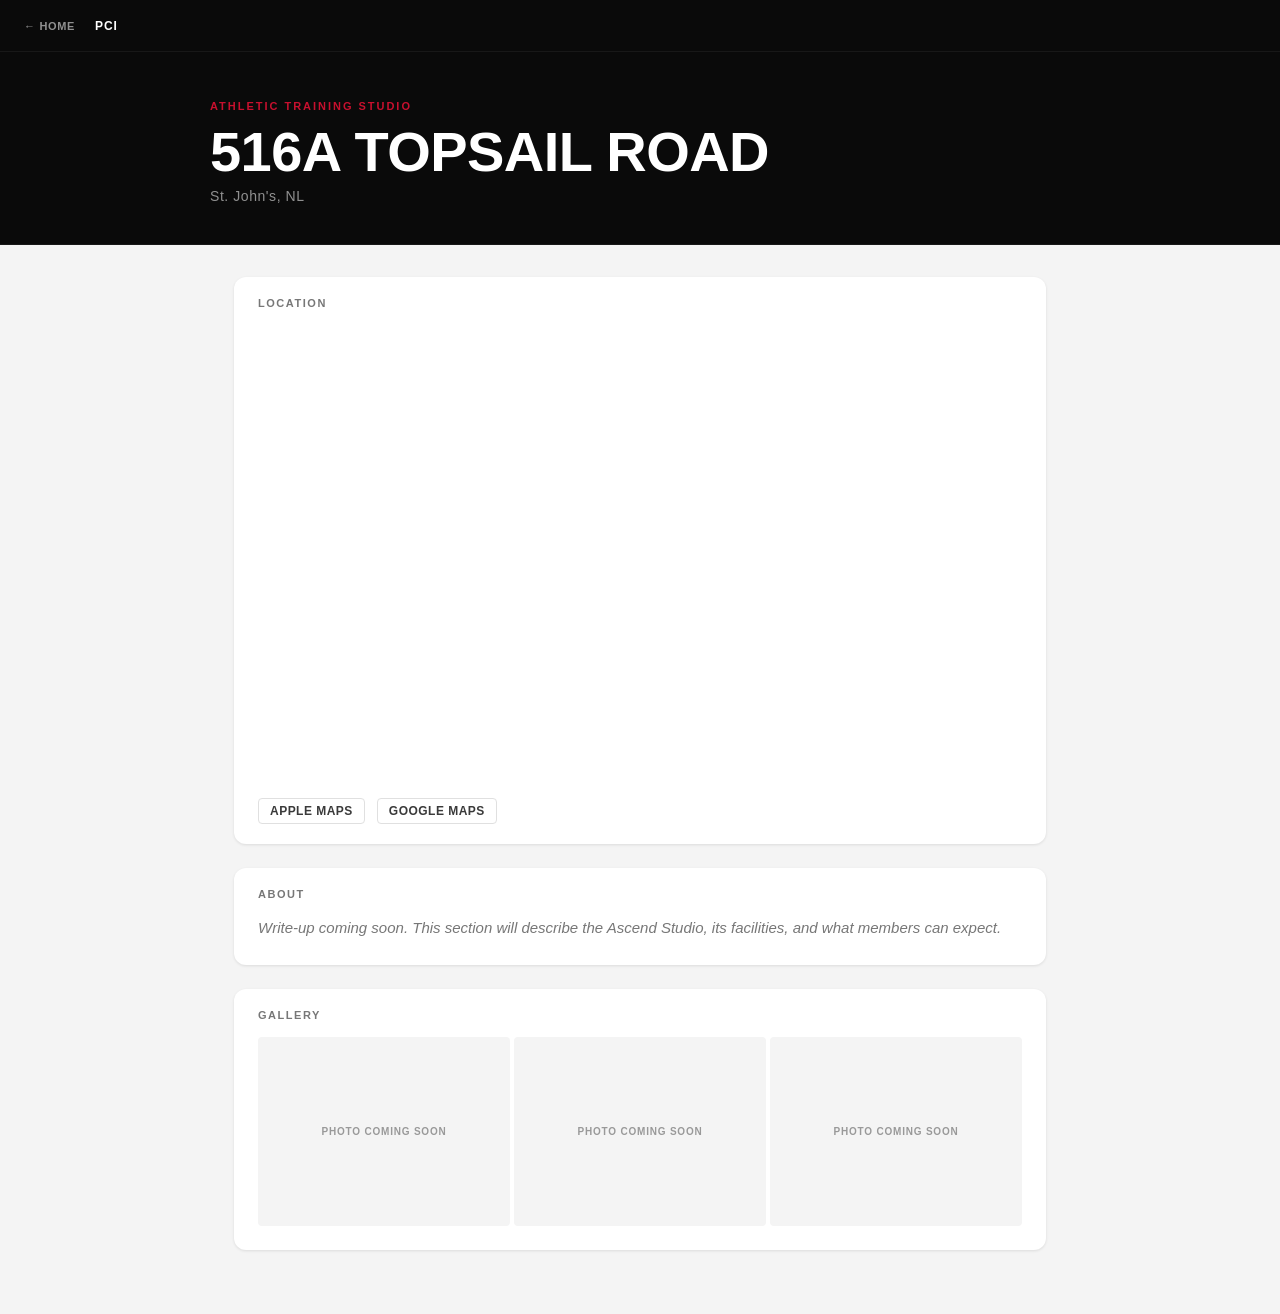
<file: ascend.html>
<!DOCTYPE html>
<html lang="en">
<head>
  <meta charset="UTF-8">
  <meta name="viewport" content="width=device-width, initial-scale=1.0">
  <title>Ascend Studio — Power Conditioning Inc.</title>
  <link rel="stylesheet" href="pci-tokens.css">
  <style>
    body { background: var(--bg); }

    .page-hero {
      background: var(--pci-black);
      padding: 48px 24px 40px;
      border-bottom: 1px solid rgba(255,255,255,0.06);
    }

    .page-hero-inner {
      max-width: 860px;
      margin: 0 auto;
    }

    .page-eyebrow {
      font-size: 11px;
      font-weight: 700;
      letter-spacing: 0.18em;
      text-transform: uppercase;
      color: var(--pci-red);
      margin-bottom: 12px;
    }

    .page-title {
      font-size: clamp(28px, 6vw, 56px);
      font-weight: 900;
      text-transform: uppercase;
      letter-spacing: -0.01em;
      color: var(--pci-white);
      line-height: 1;
      margin-bottom: 8px;
    }

    .page-subtitle {
      font-size: 14px;
      color: var(--on-dark-secondary);
      letter-spacing: 0.04em;
    }

    .page-content {
      max-width: 860px;
      margin: 0 auto;
      padding: 32px 24px 64px;
      display: flex;
      flex-direction: column;
      gap: 24px;
    }

    .content-card {
      background: var(--surface);
      border-radius: var(--radius-lg);
      box-shadow: var(--shadow-sm);
      overflow: hidden;
    }

    .content-card-header {
      padding: 20px 24px 0;
      font-size: 11px;
      font-weight: 700;
      letter-spacing: 0.14em;
      text-transform: uppercase;
      color: var(--muted);
    }

    .map-wrap {
      position: relative;
      padding-top: 56.25%;
      margin-top: 16px;
    }

    .map-wrap iframe {
      position: absolute;
      top: 0; left: 0;
      width: 100%; height: 100%;
      border: 0;
      display: block;
    }

    .directions-row {
      display: flex;
      gap: var(--sp-3);
      padding: 16px 24px 20px;
      flex-wrap: wrap;
    }

    .about-body {
      padding: 16px 24px 24px;
      font-size: 15px;
      line-height: 1.65;
      color: var(--text);
    }

    .placeholder-text {
      color: var(--muted);
      font-style: italic;
    }

    .gallery-grid {
      display: grid;
      grid-template-columns: repeat(3, 1fr);
      gap: 4px;
      padding: 16px 24px 24px;
    }

    .gallery-placeholder {
      aspect-ratio: 4/3;
      background: var(--gray-100);
      border-radius: var(--radius-sm);
      display: flex;
      align-items: center;
      justify-content: center;
      font-size: 10px;
      font-weight: 600;
      letter-spacing: 0.08em;
      text-transform: uppercase;
      color: var(--gray-400);
    }

    @media (max-width: 600px) {
      .gallery-grid { grid-template-columns: 1fr; }
      .page-content { padding: 20px 16px 48px; }
    }
  </style>
</head>
<body>
<div id="phoneFrame">
<div id="phoneViewport">

  <header class="topbar">
    <a href="index.html" class="topbar-back">← Home</a>
    <div class="topbar-logo">PCI</div>
    <div class="topbar-actions">
      <button class="nav-menu-btn" id="navMenuBtn" aria-label="Open navigation">
        <svg viewBox="0 0 24 24" fill="none" stroke="currentColor" stroke-width="2.5" stroke-linecap="round" stroke-linejoin="round" aria-hidden="true"><line x1="3" y1="6" x2="21" y2="6"/><line x1="3" y1="12" x2="21" y2="12"/><line x1="3" y1="18" x2="21" y2="18"/></svg>
      </button>
    </div>
    <div id="navDrawer" class="nav-drawer">
      <span class="nav-drawer-label">Locations</span>
      <a class="nav-drawer-item" href="stjohns.html">
        <svg viewBox="0 0 24 24" fill="none" stroke="currentColor" stroke-width="2" stroke-linecap="round" stroke-linejoin="round" aria-hidden="true"><path d="M21 10c0 7-9 13-9 13s-9-6-9-13a9 9 0 0 1 18 0z"/><circle cx="12" cy="10" r="3"/></svg>
        St. John's Center
      </a>
      <a class="nav-drawer-item" href="clarenville.html">
        <svg viewBox="0 0 24 24" fill="none" stroke="currentColor" stroke-width="2" stroke-linecap="round" stroke-linejoin="round" aria-hidden="true"><path d="M21 10c0 7-9 13-9 13s-9-6-9-13a9 9 0 0 1 18 0z"/><circle cx="12" cy="10" r="3"/></svg>
        Clarenville Center
      </a>
      <a class="nav-drawer-item active" href="ascend.html">
        <svg viewBox="0 0 24 24" fill="none" stroke="currentColor" stroke-width="2" stroke-linecap="round" stroke-linejoin="round" aria-hidden="true"><path d="M21 10c0 7-9 13-9 13s-9-6-9-13a9 9 0 0 1 18 0z"/><circle cx="12" cy="10" r="3"/></svg>
        Ascend Studio
      </a>
      <div class="nav-drawer-divider"></div>
      <a class="nav-drawer-item" href="schedule.html">
        <svg viewBox="0 0 24 24" fill="none" stroke="currentColor" stroke-width="2" stroke-linecap="round" stroke-linejoin="round" aria-hidden="true"><rect x="3" y="4" width="18" height="18" rx="2" ry="2"/><line x1="16" y1="2" x2="16" y2="6"/><line x1="8" y1="2" x2="8" y2="6"/><line x1="3" y1="10" x2="21" y2="10"/></svg>
        Schedule
      </a>
      <a class="nav-drawer-item" href="admin.html" id="navAdminLink">
        <svg viewBox="0 0 24 24" fill="none" stroke="currentColor" stroke-width="2" stroke-linecap="round" stroke-linejoin="round" aria-hidden="true"><rect x="3" y="11" width="18" height="11" rx="2" ry="2"/><path d="M7 11V7a5 5 0 0 1 10 0v4"/></svg>
        Admin
      </a>
    </div>
  </header>

  <section class="page-hero">
    <div class="page-hero-inner">
      <p class="page-eyebrow">Athletic Training Studio</p>
      <h1 class="page-title">516A Topsail Road</h1>
      <p class="page-subtitle">St. John's, NL</p>
    </div>
  </section>

  <main class="page-content">

    <div class="content-card">
      <p class="content-card-header">Location</p>
      <div class="map-wrap">
        <iframe
          src="https://maps.google.com/maps?q=Ascend+Health,+516A+Topsail+Road,+St+Johns,+NL&output=embed"
          allowfullscreen
          loading="lazy"
          referrerpolicy="no-referrer-when-downgrade"
          title="Ascend Studio map">
        </iframe>
      </div>
      <div class="directions-row">
        <a href="https://maps.apple.com/?q=Ascend+Health,+516A+Topsail+Road,+St.+John%27s,+NL" class="btn btn-outline btn-sm" target="_blank" rel="noopener">Apple Maps</a>
        <a href="https://www.google.com/maps/search/?api=1&query=Ascend+Health+516A+Topsail+Road+St+Johns+NL" class="btn btn-outline btn-sm" target="_blank" rel="noopener">Google Maps</a>
      </div>
    </div>

    <div class="content-card">
      <p class="content-card-header">About</p>
      <div class="about-body">
        <!-- placeholder -->
        <p class="placeholder-text">Write-up coming soon. This section will describe the Ascend Studio, its facilities, and what members can expect.</p>
      </div>
    </div>

    <div class="content-card">
      <p class="content-card-header">Gallery</p>
      <div class="gallery-grid">
        <!-- placeholder -->
        <div class="gallery-placeholder">Photo coming soon</div>
        <div class="gallery-placeholder">Photo coming soon</div>
        <div class="gallery-placeholder">Photo coming soon</div>
      </div>
    </div>

  </main>

  <script src="pci-shared.js"></script>
  <script src="pci-auth.js"></script>
  <script>
    const DEV_MODE_KEY = 'pci_dev_mobile';
    (function () {
      document.body.classList.toggle('dev-mobile', localStorage.getItem(DEV_MODE_KEY) === '1');
      // Hide Admin nav link for non-admin roles
      if (!PciAuth.hasMinRole('admin')) {
        const el = document.getElementById('navAdminLink');
        if (el) el.style.display = 'none';
      }
    })();

    document.addEventListener('DOMContentLoaded', () => {
      const navMenuBtn = document.getElementById('navMenuBtn');
      const navDrawer  = document.getElementById('navDrawer');

      navMenuBtn.addEventListener('click', e => {
        e.stopPropagation();
        const opening = !navDrawer.classList.contains('open');
        navDrawer.classList.toggle('open', opening);
        navMenuBtn.setAttribute('aria-label', opening ? 'Close navigation' : 'Open navigation');
      });

      navDrawer.addEventListener('click', e => {
        if (e.target.closest('a')) navDrawer.classList.remove('open');
      });

      document.addEventListener('click', e => {
        if (!navDrawer.contains(e.target) && !navMenuBtn.contains(e.target)) {
          navDrawer.classList.remove('open');
        }
      });
    });
  </script>

</div><!-- /phoneViewport -->
<div id="phoneHomeBar"></div>
<div id="devBadge">DEV | 390</div>
</div><!-- /phoneFrame -->
</body>
</html>
</file>
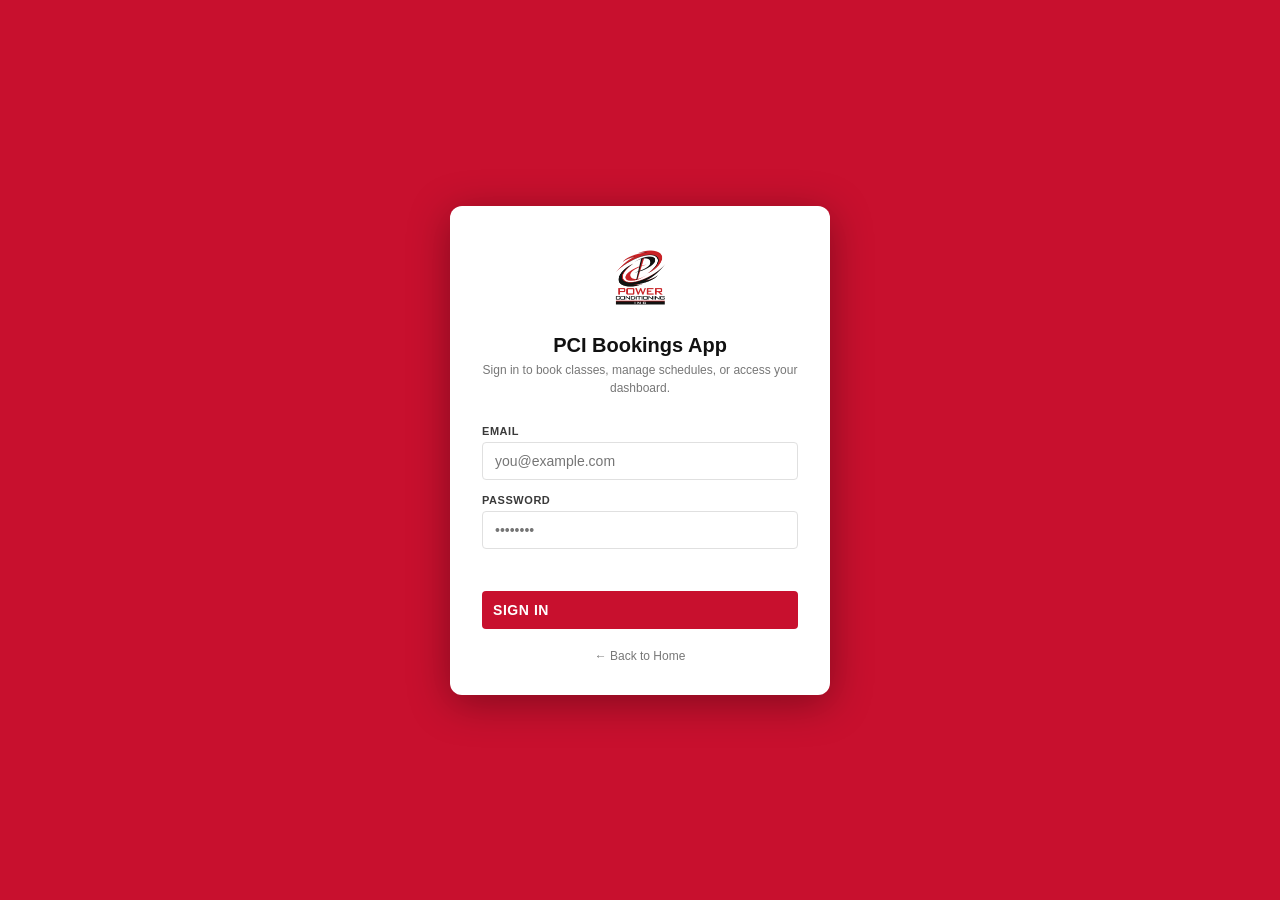
<file: buy-credits.html>
<!DOCTYPE html>
<html lang="en">
<head>
  <meta charset="UTF-8">
  <meta name="viewport" content="width=device-width, initial-scale=1.0">
  <title>Buy Credits — PCI Bookings App</title>
  <link rel="stylesheet" href="pci-tokens.css">
  <style>
    body { background: var(--bg); }

    .page-content {
      max-width: 600px;
      margin: 0 auto;
      padding: 20px 16px 80px;
    }

    .credits-hero {
      background: var(--pci-black);
      border-radius: var(--radius-lg);
      padding: 24px;
      margin-bottom: 20px;
      display: flex;
      align-items: center;
      justify-content: space-between;
      gap: 16px;
    }

    .credits-hero-label {
      font-size: 11px;
      font-weight: 700;
      letter-spacing: 0.12em;
      text-transform: uppercase;
      color: var(--on-dark-muted);
      margin-bottom: 4px;
    }

    .credits-hero-count {
      font-size: 48px;
      font-weight: 900;
      color: var(--on-dark-primary);
      line-height: 1;
    }

    .credits-hero-count.empty { color: var(--danger); }
    .credits-hero-count.low   { color: var(--warn); }

    .credits-hero-sub {
      font-size: 12px;
      color: var(--on-dark-muted);
      margin-top: 4px;
    }

    .packages-heading {
      font-size: 11px;
      font-weight: 700;
      letter-spacing: 0.1em;
      text-transform: uppercase;
      color: var(--muted);
      margin-bottom: 12px;
    }

    .package-credits-pill {
      display: inline-flex;
      align-items: center;
      gap: 4px;
      background: var(--cls-blue-tint);
      color: var(--accent);
      border-radius: var(--radius-pill);
      padding: 2px 10px;
      font-size: 11px;
      font-weight: 700;
    }
  </style>
</head>
<body>
<div id="phoneFrame">
<div id="phoneViewport">

<header class="topbar">
  <a href="schedule.html" class="topbar-back">← Schedule</a>
  <div class="topbar-logo">My Packages</div>
  <div class="topbar-actions">
    <span class="credit-badge" id="topbarCredits"></span>
  </div>
</header>

<main class="page-content">

  <!-- Current balance hero -->
  <div class="credits-hero">
    <div>
      <div class="credits-hero-label">Your Credit Balance</div>
      <div class="credits-hero-count" id="heroCredits">–</div>
      <div class="credits-hero-sub">Credits are tied to the package they came from — see below.</div>
    </div>
    <svg viewBox="0 0 48 48" fill="none" stroke="currentColor" stroke-width="2" stroke-linecap="round" stroke-linejoin="round" style="width:48px;height:48px;opacity:0.15;color:#fff">
      <circle cx="24" cy="24" r="20"/>
      <path d="M24 14v4m0 12v4m-7-10h14"/>
    </svg>
  </div>

  <!-- Payment provider notice -->
  <div class="coming-soon-notice" id="paymentNotice" hidden>
    <svg viewBox="0 0 20 20" fill="currentColor" style="width:14px;height:14px;flex-shrink:0">
      <path fill-rule="evenodd" d="M8.257 3.099c.765-1.36 2.722-1.36 3.486 0l5.58 9.92c.75 1.334-.213 2.98-1.742 2.98H4.42c-1.53 0-2.493-1.646-1.743-2.98l5.58-9.92zM11 13a1 1 0 11-2 0 1 1 0 012 0zm-1-8a1 1 0 00-1 1v3a1 1 0 002 0V6a1 1 0 00-1-1z" clip-rule="evenodd"/>
    </svg>
    <span id="paymentNoticeText"></span>
  </div>

  <!-- Wallet — what the member currently holds -->
  <div class="packages-heading" id="walletHeading">My Packages</div>
  <div id="walletList">
    <div style="color:var(--muted);font-size:13px">Loading your packages…</div>
  </div>

  <!-- Catalog -->
  <div class="packages-heading" style="margin-top:24px">Available Packages</div>
  <div id="packageList">
    <div style="color:var(--muted);font-size:13px">Loading packages…</div>
  </div>

</main>

<!-- ── Purchase confirmation modal ───────────────────────────────────────── -->
<div id="buyModal" class="modal-overlay" role="dialog" aria-modal="true" hidden>
  <div class="modal-sheet">
    <div class="modal-header">
      <span class="modal-title">Confirm Purchase</span>
      <button class="modal-close" id="buyModalClose" aria-label="Close">&#x2715;</button>
    </div>
    <div style="padding:12px 16px 4px">
      <p id="buyModalName" style="font-weight:700;font-size:14px;color:var(--text);margin-bottom:6px"></p>
      <p id="buyModalPrice" style="font-size:12px;color:var(--muted);margin-bottom:10px"></p>
      <div class="cat-pill-row" id="buyModalCats" style="margin-bottom:12px"></div>
      <p id="buyModalCovers" style="font-size:13px;color:var(--text);margin-bottom:20px"></p>
      <div style="display:flex;gap:8px">
        <button class="btn btn-primary" id="buyModalConfirm" style="flex:1">Confirm Purchase</button>
        <button class="btn btn-ghost" id="buyModalCancel">Cancel</button>
      </div>
    </div>
  </div>
</div>

<div id="toast" role="status" aria-live="polite"></div>

</div><!-- /phoneViewport -->
<div id="phoneHomeBar"></div>
<div id="devBadge">DEV | 390</div>
</div><!-- /phoneFrame -->

<script src="pci-shared.js"></script>
<script src="pci-auth.js"></script>
<script src="pci-payments.js"></script>
<script>
// ── Role gate ────────────────────────────────────────────────────────────────
PciAuth.requireRole(['member', 'instructor', 'admin', 'owner']);

// Re-read after every wallet mutation — never cache the session across a purchase.
function currentSession() { return PciAuth.getSession(); }

// ── Dev mode ─────────────────────────────────────────────────────────────────
document.body.classList.toggle('dev-mobile', localStorage.getItem('pci_dev_mobile') === '1');

let catMap = {};

// ── Credit display ───────────────────────────────────────────────────────────
// The hero number is the derived total across every unexpired credit package.
// It is a summary only — the wallet cards below are what actually govern
// booking, since credits never move between packages.
function renderCreditDisplay() {
  const s = currentSession();
  const credits = (s.role === 'member' && s.credits != null) ? s.credits : null;

  const heroEl  = document.getElementById('heroCredits');
  const badgeEl = document.getElementById('topbarCredits');

  if (credits === null) {
    heroEl.textContent = 'N/A';
    heroEl.className   = 'credits-hero-count';
    badgeEl.style.display = 'none';
    return;
  }

  heroEl.textContent = credits;
  heroEl.className   = 'credits-hero-count' + (credits === 0 ? ' empty' : credits <= 2 ? ' low' : '');

  badgeEl.textContent = credits + ' credit' + (credits !== 1 ? 's' : '');
  badgeEl.className   = 'credit-badge' + (credits === 0 ? ' empty' : credits <= 2 ? ' low' : '');
}

// ── Category pills ───────────────────────────────────────────────────────────
// Shared by the wallet cards and the catalog so an entitlement reads the same
// in both places.
function buildCatPills(categoryIds) {
  const row = document.createElement('div');
  row.className = 'cat-pill-row';
  (categoryIds || []).forEach(catId => {
    const cat = catMap[catId];
    const pill = document.createElement('span');
    pill.className = 'cat-pill';
    pill.style.background = `var(--cls-${cat ? cat.color : 'gray'}-tint, var(--gray-100))`;
    pill.textContent = cat ? cat.name : catId;
    row.appendChild(pill);
  });
  return row;
}

function formatExpiry(iso) {
  return new Date(iso + 'T00:00:00').toLocaleDateString('en-CA', {
    year: 'numeric', month: 'short', day: 'numeric'
  });
}

// ── My Packages (wallet) ─────────────────────────────────────────────────────
let _showExpired = false;

function buildWalletCard(entry) {
  const expired = !isWalletEntryActive(entry);
  const card = document.createElement('div');
  card.className = 'wallet-card' +
    (expired ? ' wallet-card--expired' : entry.type === 'unlimited' ? ' wallet-card--unlimited' : '');

  const head = document.createElement('div');
  head.className = 'wallet-card-head';

  const name = document.createElement('div');
  name.className = 'wallet-card-name';
  name.textContent = entry.name;

  const badge = document.createElement('span');
  badge.className = 'wallet-card-badge' +
    (expired ? ' wallet-card-badge--expired' : entry.type === 'unlimited' ? ' wallet-card-badge--unlimited' : '');
  badge.textContent = expired ? 'Expired'
    : entry.type === 'unlimited' ? 'Unlimited'
    : entry.credits_total + ' credits';

  head.appendChild(name);
  head.appendChild(badge);
  card.appendChild(head);

  // Remaining line + meter: credits for credit packs, days for time-based passes.
  const remaining = document.createElement('div');
  remaining.className = 'wallet-card-remaining';
  const meter = document.createElement('div');
  meter.className = 'wallet-meter';
  const fill = document.createElement('div');
  fill.className = 'wallet-meter-fill';

  if (entry.type === 'unlimited') {
    const daysLeft = Math.max(0, daysUntilISO(entry.end_date));
    const totalDays = Math.max(1, daysUntilISO(entry.end_date) - daysUntilISO(entry.start_date));
    const pct = expired ? 0 : Math.min(100, (daysLeft / totalDays) * 100);
    remaining.textContent = expired ? 'Expired'
      : daysLeft === 0 ? 'Last day'
      : daysLeft + ' day' + (daysLeft !== 1 ? 's' : '') + ' left';
    if (!expired && daysLeft <= 7) { remaining.classList.add('low'); fill.classList.add('low'); }
    if (expired) { remaining.classList.add('empty'); fill.classList.add('empty'); }
    fill.style.width = pct + '%';
  } else {
    const left  = entry.credits_remaining || 0;
    const total = entry.credits_total || 0;
    const pct   = total ? (left / total) * 100 : 0;
    remaining.textContent = left + ' of ' + total + ' credit' + (total !== 1 ? 's' : '') + ' left';
    if (left === 0)            { remaining.classList.add('empty'); fill.classList.add('empty'); }
    else if (pct <= 25)        { remaining.classList.add('low');   fill.classList.add('low'); }
    fill.style.width = pct + '%';
  }

  meter.appendChild(fill);
  card.appendChild(remaining);
  card.appendChild(meter);

  card.appendChild(buildCatPills(entry.eligible_categories));

  const expiry = document.createElement('div');
  expiry.className = 'wallet-card-expiry';
  expiry.textContent = (expired ? 'Expired ' : 'Expires ') + formatExpiry(entry.end_date);
  card.appendChild(expiry);

  return card;
}

function renderWallet() {
  const list = document.getElementById('walletList');
  list.innerHTML = '';

  // Only members hold packages; staff have no wallet to show.
  if (currentSession().role !== 'member') {
    document.getElementById('walletHeading').setAttribute('hidden', '');
    list.setAttribute('hidden', '');
    return;
  }

  const wallet = PciAuth.getWallet();
  if (!wallet.length) {
    list.innerHTML = '<div class="wallet-empty">You don\'t have any packages yet — browse the options below.</div>';
    return;
  }

  // Active first, then soonest to expire, so what's about to lapse reads first.
  const sorted = [...wallet].sort((a, b) => {
    const aExp = isWalletEntryActive(a) ? 0 : 1;
    const bExp = isWalletEntryActive(b) ? 0 : 1;
    return aExp - bExp || a.end_date.localeCompare(b.end_date);
  });
  const active  = sorted.filter(e => isWalletEntryActive(e));
  const expired = sorted.filter(e => !isWalletEntryActive(e));

  if (!active.length) {
    list.innerHTML = '<div class="wallet-empty">You have no active packages. Browse the options below.</div>';
  } else {
    active.forEach(e => list.appendChild(buildWalletCard(e)));
  }

  if (expired.length) {
    const toggle = document.createElement('button');
    toggle.className = 'wallet-toggle-expired';
    toggle.textContent = (_showExpired ? 'Hide' : 'Show') + ' ' + expired.length +
      ' expired package' + (expired.length !== 1 ? 's' : '');
    toggle.addEventListener('click', () => { _showExpired = !_showExpired; renderWallet(); });
    list.appendChild(toggle);
    if (_showExpired) expired.forEach(e => list.appendChild(buildWalletCard(e)));
  }
}

// ── Toast ────────────────────────────────────────────────────────────────────
function showToast(msg, type) {
  const el = document.getElementById('toast');
  el.textContent = msg;
  el.className = ('show' + (type ? ' ' + type : '')).trim();
  clearTimeout(el._t);
  el._t = setTimeout(() => { el.className = ''; }, 3200);
}

// ── Purchase ─────────────────────────────────────────────────────────────────
// Checkout is delegated to PciPayments so the provider (mock today, Stripe
// later) is swappable without touching fulfilment: whatever succeeds, the
// wallet entry is minted the same way, by the same shared buildWalletEntry.
let _pendingPurchase = null;

function openBuyModal(pkg) {
  _pendingPurchase = pkg;
  document.getElementById('buyModalName').textContent = pkg.name;
  document.getElementById('buyModalPrice').textContent =
    pkg.price + ' · valid ' + pkg.duration_days + ' days from today';

  const cats = document.getElementById('buyModalCats');
  cats.innerHTML = '';
  cats.appendChild(buildCatPills(pkg.eligible_categories));

  // Spell out the scope — this package books these class types and nothing else.
  const names = (pkg.eligible_categories || []).map(id => catMap[id] ? catMap[id].name : id);
  document.getElementById('buyModalCovers').textContent = pkg.type === 'unlimited'
    ? 'Unlimited ' + names.join(', ') + ' classes for ' + pkg.duration_days + ' days. Not valid for other class types.'
    : pkg.credits + ' credit' + (pkg.credits !== 1 ? 's' : '') + ' usable only on ' +
      names.join(', ') + ' classes. Credits from this package cannot be used on any other class type.';

  document.getElementById('buyModalConfirm').disabled = false;
  document.getElementById('buyModalConfirm').textContent = 'Confirm Purchase';
  document.getElementById('buyModal').removeAttribute('hidden');
}

function closeBuyModal() {
  document.getElementById('buyModal').setAttribute('hidden', '');
  _pendingPurchase = null;
}

document.getElementById('buyModalClose').addEventListener('click', closeBuyModal);
document.getElementById('buyModalCancel').addEventListener('click', closeBuyModal);
document.getElementById('buyModal').addEventListener('click', e => {
  if (e.target === e.currentTarget) closeBuyModal();
});

document.getElementById('buyModalConfirm').addEventListener('click', async () => {
  if (!_pendingPurchase) return;
  const pkg = _pendingPurchase;
  const btn = document.getElementById('buyModalConfirm');
  btn.disabled = true;
  btn.textContent = 'Processing…';

  let result;
  try {
    result = await PciPayments.checkout(pkg);
  } catch (e) {
    closeBuyModal();
    showToast(e.message, 'error');
    return;
  }

  // Fulfilment — identical for every provider.
  PciAuth.addWalletEntry(buildWalletEntry(pkg, { paymentRef: result.reference }));

  closeBuyModal();
  renderCreditDisplay();
  renderWallet();
  showToast(pkg.name + ' added to your packages.', 'success');
});

// ── Catalog ──────────────────────────────────────────────────────────────────
function renderCatalog(packages) {
  const list = document.getElementById('packageList');
  list.innerHTML = '';
  packages.filter(p => p.active).forEach(pkg => {
    const card = document.createElement('div');
    card.className = 'package-card';

    const info = document.createElement('div');
    info.className = 'package-info';

    const nameLine = document.createElement('div');
    nameLine.style.cssText = 'display:flex;align-items:center;gap:8px;flex-wrap:wrap;margin-bottom:4px';

    const name = document.createElement('div');
    name.className = 'package-name';
    name.textContent = pkg.name;

    const pill = document.createElement('span');
    pill.className = 'package-credits-pill';
    pill.textContent = pkg.type === 'unlimited' ? 'Unlimited' : pkg.credits + ' credit' + (pkg.credits !== 1 ? 's' : '');

    nameLine.appendChild(name);
    nameLine.appendChild(pill);
    info.appendChild(nameLine);

    if (pkg.eligible_categories && pkg.eligible_categories.length > 0) {
      const catRow = buildCatPills(pkg.eligible_categories);
      catRow.style.marginBottom = '6px';
      info.appendChild(catRow);
    }

    const desc = document.createElement('div');
    desc.className = 'package-desc';
    desc.textContent = pkg.description;
    info.appendChild(desc);

    const right = document.createElement('div');
    right.style.cssText = 'display:flex;flex-direction:column;align-items:flex-end;gap:8px;flex-shrink:0';

    const price = document.createElement('div');
    price.className = 'package-price';
    price.textContent = pkg.price;

    const dur = document.createElement('div');
    dur.style.cssText = 'font-size:11px;color:var(--muted)';
    if (pkg.type === 'unlimited') {
      dur.textContent = pkg.duration_days <= 14 ? 'Valid for ' + pkg.duration_days + ' days'
        : pkg.duration_days <= 31 ? 'Valid for 1 month' : 'Valid for 3 months';
    } else {
      dur.textContent = pkg.duration_days >= 365 ? 'Valid for 12 months' : 'Valid for ' + pkg.duration_days + ' days';
    }

    const btn = document.createElement('button');
    btn.className = 'btn btn-primary btn-sm';
    btn.textContent = 'Purchase';
    btn.addEventListener('click', () => openBuyModal(pkg));

    right.appendChild(price);
    right.appendChild(dur);
    right.appendChild(btn);

    card.appendChild(info);
    card.appendChild(right);
    list.appendChild(card);
  });
}

// ── Init ─────────────────────────────────────────────────────────────────────
function renderPaymentNotice() {
  const notice = document.getElementById('paymentNotice');
  if (!PciPayments.isMock()) { notice.setAttribute('hidden', ''); return; }
  document.getElementById('paymentNoticeText').textContent =
    'Simulated purchases — no payment is taken and no card details are collected. ' +
    'Packages added here are stored on this device only.';
  notice.removeAttribute('hidden');
}

renderCreditDisplay();

Promise.all([
  fetch('data/packages.json', { cache: 'no-store' }).then(r => r.json()),
  fetch('data/categories.json', { cache: 'no-store' }).then(r => r.json()),
  PciPayments.init()
])
  .then(([pkgData, catData]) => {
    catData.categories.forEach(c => { catMap[c.id] = c; });
    renderPaymentNotice();
    renderWallet();
    renderCatalog(pkgData.packages);
  })
  .catch(() => {
    document.getElementById('walletList').innerHTML =
      '<div style="color:var(--danger);font-size:13px">Failed to load your packages.</div>';
    document.getElementById('packageList').innerHTML =
      '<div style="color:var(--danger);font-size:13px">Failed to load packages.</div>';
  });
</script>
</body>
</html>
</file>
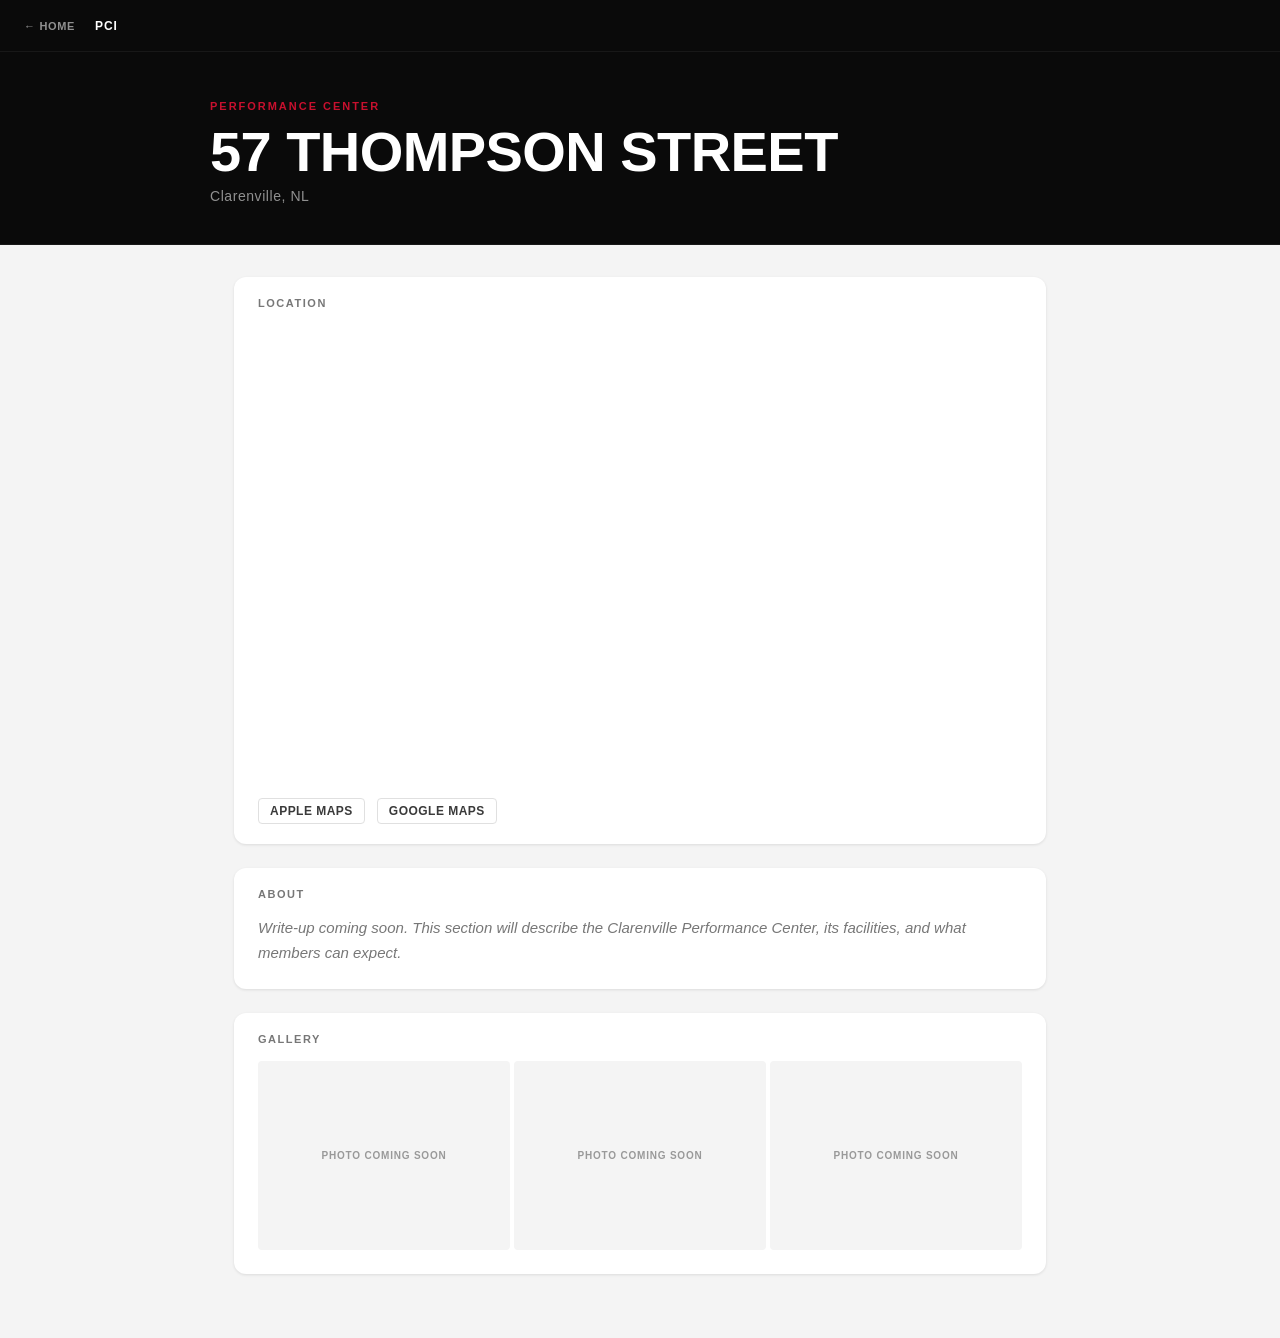
<file: clarenville.html>
<!DOCTYPE html>
<html lang="en">
<head>
  <meta charset="UTF-8">
  <meta name="viewport" content="width=device-width, initial-scale=1.0">
  <title>Clarenville Performance Center — Power Conditioning Inc.</title>
  <link rel="stylesheet" href="pci-tokens.css">
  <style>
    body { background: var(--bg); }

    .page-hero {
      background: var(--pci-black);
      padding: 48px 24px 40px;
      border-bottom: 1px solid rgba(255,255,255,0.06);
    }

    .page-hero-inner {
      max-width: 860px;
      margin: 0 auto;
    }

    .page-eyebrow {
      font-size: 11px;
      font-weight: 700;
      letter-spacing: 0.18em;
      text-transform: uppercase;
      color: var(--pci-red);
      margin-bottom: 12px;
    }

    .page-title {
      font-size: clamp(28px, 6vw, 56px);
      font-weight: 900;
      text-transform: uppercase;
      letter-spacing: -0.01em;
      color: var(--pci-white);
      line-height: 1;
      margin-bottom: 8px;
    }

    .page-subtitle {
      font-size: 14px;
      color: var(--on-dark-secondary);
      letter-spacing: 0.04em;
    }

    .page-content {
      max-width: 860px;
      margin: 0 auto;
      padding: 32px 24px 64px;
      display: flex;
      flex-direction: column;
      gap: 24px;
    }

    .content-card {
      background: var(--surface);
      border-radius: var(--radius-lg);
      box-shadow: var(--shadow-sm);
      overflow: hidden;
    }

    .content-card-header {
      padding: 20px 24px 0;
      font-size: 11px;
      font-weight: 700;
      letter-spacing: 0.14em;
      text-transform: uppercase;
      color: var(--muted);
    }

    .map-wrap {
      position: relative;
      padding-top: 56.25%;
      margin-top: 16px;
    }

    .map-wrap iframe {
      position: absolute;
      top: 0; left: 0;
      width: 100%; height: 100%;
      border: 0;
      display: block;
    }

    .directions-row {
      display: flex;
      gap: var(--sp-3);
      padding: 16px 24px 20px;
      flex-wrap: wrap;
    }

    .about-body {
      padding: 16px 24px 24px;
      font-size: 15px;
      line-height: 1.65;
      color: var(--text);
    }

    .placeholder-text {
      color: var(--muted);
      font-style: italic;
    }

    .gallery-grid {
      display: grid;
      grid-template-columns: repeat(3, 1fr);
      gap: 4px;
      padding: 16px 24px 24px;
    }

    .gallery-placeholder {
      aspect-ratio: 4/3;
      background: var(--gray-100);
      border-radius: var(--radius-sm);
      display: flex;
      align-items: center;
      justify-content: center;
      font-size: 10px;
      font-weight: 600;
      letter-spacing: 0.08em;
      text-transform: uppercase;
      color: var(--gray-400);
    }

    @media (max-width: 600px) {
      .gallery-grid { grid-template-columns: 1fr; }
      .page-content { padding: 20px 16px 48px; }
    }
  </style>
</head>
<body>
<div id="phoneFrame">
<div id="phoneViewport">

  <header class="topbar">
    <a href="index.html" class="topbar-back">← Home</a>
    <div class="topbar-logo">PCI</div>
    <div class="topbar-actions">
      <button class="nav-menu-btn" id="navMenuBtn" aria-label="Open navigation">
        <svg viewBox="0 0 24 24" fill="none" stroke="currentColor" stroke-width="2.5" stroke-linecap="round" stroke-linejoin="round" aria-hidden="true"><line x1="3" y1="6" x2="21" y2="6"/><line x1="3" y1="12" x2="21" y2="12"/><line x1="3" y1="18" x2="21" y2="18"/></svg>
      </button>
    </div>
    <div id="navDrawer" class="nav-drawer">
      <span class="nav-drawer-label">Locations</span>
      <a class="nav-drawer-item" href="stjohns.html">
        <svg viewBox="0 0 24 24" fill="none" stroke="currentColor" stroke-width="2" stroke-linecap="round" stroke-linejoin="round" aria-hidden="true"><path d="M21 10c0 7-9 13-9 13s-9-6-9-13a9 9 0 0 1 18 0z"/><circle cx="12" cy="10" r="3"/></svg>
        St. John's Center
      </a>
      <a class="nav-drawer-item active" href="clarenville.html">
        <svg viewBox="0 0 24 24" fill="none" stroke="currentColor" stroke-width="2" stroke-linecap="round" stroke-linejoin="round" aria-hidden="true"><path d="M21 10c0 7-9 13-9 13s-9-6-9-13a9 9 0 0 1 18 0z"/><circle cx="12" cy="10" r="3"/></svg>
        Clarenville Center
      </a>
      <a class="nav-drawer-item" href="ascend.html">
        <svg viewBox="0 0 24 24" fill="none" stroke="currentColor" stroke-width="2" stroke-linecap="round" stroke-linejoin="round" aria-hidden="true"><path d="M21 10c0 7-9 13-9 13s-9-6-9-13a9 9 0 0 1 18 0z"/><circle cx="12" cy="10" r="3"/></svg>
        Ascend Studio
      </a>
      <div class="nav-drawer-divider"></div>
      <a class="nav-drawer-item" href="schedule.html">
        <svg viewBox="0 0 24 24" fill="none" stroke="currentColor" stroke-width="2" stroke-linecap="round" stroke-linejoin="round" aria-hidden="true"><rect x="3" y="4" width="18" height="18" rx="2" ry="2"/><line x1="16" y1="2" x2="16" y2="6"/><line x1="8" y1="2" x2="8" y2="6"/><line x1="3" y1="10" x2="21" y2="10"/></svg>
        Schedule
      </a>
      <a class="nav-drawer-item" href="admin.html" id="navAdminLink">
        <svg viewBox="0 0 24 24" fill="none" stroke="currentColor" stroke-width="2" stroke-linecap="round" stroke-linejoin="round" aria-hidden="true"><rect x="3" y="11" width="18" height="11" rx="2" ry="2"/><path d="M7 11V7a5 5 0 0 1 10 0v4"/></svg>
        Admin
      </a>
    </div>
  </header>

  <section class="page-hero">
    <div class="page-hero-inner">
      <p class="page-eyebrow">Performance Center</p>
      <h1 class="page-title">57 Thompson Street</h1>
      <p class="page-subtitle">Clarenville, NL</p>
    </div>
  </section>

  <main class="page-content">

    <div class="content-card">
      <p class="content-card-header">Location</p>
      <div class="map-wrap">
        <iframe
          src="https://maps.google.com/maps?q=57+Thompson+Street,+Clarenville,+NL&output=embed"
          allowfullscreen
          loading="lazy"
          referrerpolicy="no-referrer-when-downgrade"
          title="Clarenville Performance Center map">
        </iframe>
      </div>
      <div class="directions-row">
        <a href="https://maps.apple.com/?q=57+Thompson+Street,+Clarenville,+NL" class="btn btn-outline btn-sm" target="_blank" rel="noopener">Apple Maps</a>
        <a href="https://www.google.com/maps/search/?api=1&query=57+Thompson+Street+Clarenville+NL" class="btn btn-outline btn-sm" target="_blank" rel="noopener">Google Maps</a>
      </div>
    </div>

    <div class="content-card">
      <p class="content-card-header">About</p>
      <div class="about-body">
        <!-- placeholder -->
        <p class="placeholder-text">Write-up coming soon. This section will describe the Clarenville Performance Center, its facilities, and what members can expect.</p>
      </div>
    </div>

    <div class="content-card">
      <p class="content-card-header">Gallery</p>
      <div class="gallery-grid">
        <!-- placeholder -->
        <div class="gallery-placeholder">Photo coming soon</div>
        <div class="gallery-placeholder">Photo coming soon</div>
        <div class="gallery-placeholder">Photo coming soon</div>
      </div>
    </div>

  </main>

  <script src="pci-shared.js"></script>
  <script src="pci-auth.js"></script>
  <script>
    const DEV_MODE_KEY = 'pci_dev_mobile';
    (function () {
      document.body.classList.toggle('dev-mobile', localStorage.getItem(DEV_MODE_KEY) === '1');
      // Hide Admin nav link for non-admin roles
      if (!PciAuth.hasMinRole('admin')) {
        const el = document.getElementById('navAdminLink');
        if (el) el.style.display = 'none';
      }
    })();

    document.addEventListener('DOMContentLoaded', () => {
      const navMenuBtn = document.getElementById('navMenuBtn');
      const navDrawer  = document.getElementById('navDrawer');

      navMenuBtn.addEventListener('click', e => {
        e.stopPropagation();
        const opening = !navDrawer.classList.contains('open');
        navDrawer.classList.toggle('open', opening);
        navMenuBtn.setAttribute('aria-label', opening ? 'Close navigation' : 'Open navigation');
      });

      navDrawer.addEventListener('click', e => {
        if (e.target.closest('a')) navDrawer.classList.remove('open');
      });

      document.addEventListener('click', e => {
        if (!navDrawer.contains(e.target) && !navMenuBtn.contains(e.target)) {
          navDrawer.classList.remove('open');
        }
      });
    });
  </script>

</div><!-- /phoneViewport -->
<div id="phoneHomeBar"></div>
<div id="devBadge">DEV | 390</div>
</div><!-- /phoneFrame -->
</body>
</html>
</file>
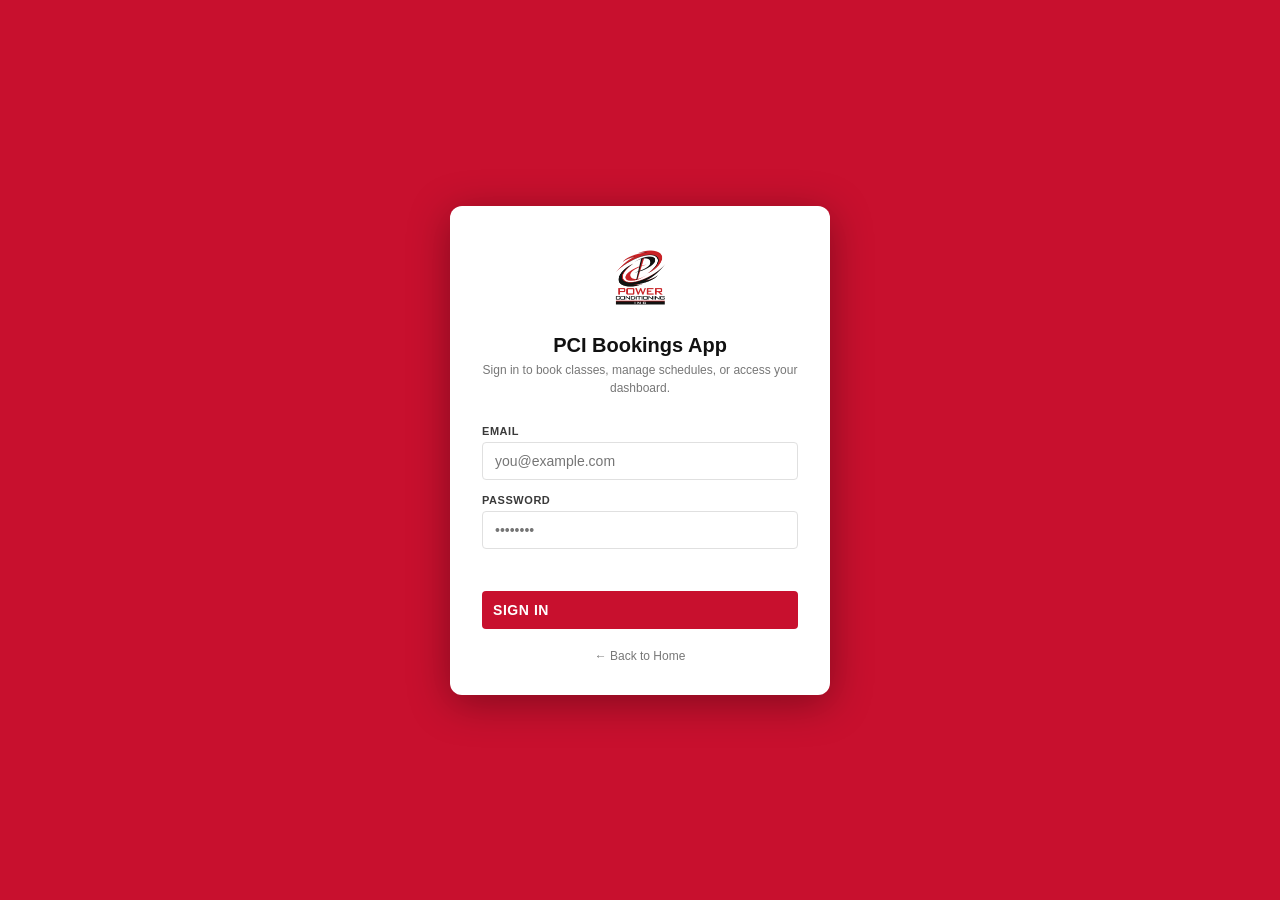
<file: instructor.html>
<!DOCTYPE html>
<html lang="en">
<head>
  <meta charset="UTF-8">
  <meta name="viewport" content="width=device-width, initial-scale=1.0">
  <title>My Classes — PCI</title>
  <link rel="stylesheet" href="pci-tokens.css">
  <style>
    body { background: var(--bg); color: var(--text); }

    /* ── Topbar overrides ───────────────────────────────────── */
    .topbar-logo { flex: 1; text-align: center; font-weight: 900; letter-spacing: 0.10em; }

    /* ── View toggle ────────────────────────────────────────── */
    .view-toggle { display: flex; border: 1.5px solid rgba(255,255,255,0.18); border-radius: var(--radius-sm); overflow: hidden; }
    .view-btn { padding: 4px 10px; background: transparent; border: none; font-size: 11px; font-weight: 700; color: rgba(255,255,255,0.45); cursor: pointer; transition: background 0.15s, color 0.15s; white-space: nowrap; letter-spacing: 0.04em; text-transform: uppercase; font-family: var(--font-body); }
    .view-btn + .view-btn { border-left: 1.5px solid rgba(255,255,255,0.18); }
    .view-btn.active { background: var(--brand); color: var(--pci-white); }

    /* ── Filter bar ─────────────────────────────────────────── */
    .filter-bar { background: var(--surface); border-bottom: 1px solid var(--border); padding: 6px 12px; position: sticky; top: 52px; z-index: 9; display: flex; flex-direction: column; gap: 4px; }
    .filter-row { display: flex; gap: 6px; overflow-x: auto; -webkit-overflow-scrolling: touch; scrollbar-width: none; padding: 2px 0; }
    .filter-row::-webkit-scrollbar { display: none; }

    /* ── Date nav ───────────────────────────────────────────── */
    .date-nav { background: var(--surface); border-bottom: 1px solid var(--border); padding: 5px 12px; position: sticky; top: 122px; z-index: 9; display: flex; align-items: center; gap: 6px; min-height: 40px; }
    .date-nav-label { flex: 1; text-align: center; font-size: 12px; font-weight: 700; color: var(--text); letter-spacing: 0.01em; }
    .date-nav-btn { background: none; border: 1.5px solid var(--border); border-radius: var(--radius-sm); width: 28px; height: 28px; display: flex; align-items: center; justify-content: center; cursor: pointer; font-size: 20px; color: var(--text); line-height: 1; padding: 0; flex-shrink: 0; }
    .date-nav-btn:hover { background: var(--gray-100); }
    .date-nav-right { display: flex; align-items: center; gap: 6px; flex-shrink: 0; }
    .date-nav-today-btn { background: none; border: 1.5px solid var(--brand); border-radius: var(--radius-sm); padding: 3px 8px; font-size: 11px; font-weight: 700; color: var(--brand); cursor: pointer; white-space: nowrap; font-family: var(--font-body); }
    .date-nav-today-btn:hover { background: var(--gray-050); }
    .date-nav-cal-btn { display: flex; align-items: center; justify-content: center; cursor: pointer; color: var(--gray-500); position: relative; width: 28px; height: 28px; border: 1.5px solid var(--border); border-radius: var(--radius-sm); flex-shrink: 0; }
    .date-nav-cal-btn:hover { color: var(--text); background: var(--gray-100); }
    .date-nav-cal-btn svg { width: 15px; height: 15px; pointer-events: none; }
    .date-nav-cal-btn input[type="date"] { position: absolute; inset: 0; opacity: 0; width: 100%; height: 100%; cursor: pointer; font-size: 0; }

    /* ── List view ──────────────────────────────────────────── */
    .schedule { max-width: 600px; margin: 0 auto; padding: 12px 10px 40px; }
    .day-block { margin-bottom: 16px; background: var(--surface); border-radius: var(--radius-md); overflow: hidden; box-shadow: var(--shadow-sm); }
    .day-header { background: var(--gray-700); color: var(--pci-white); font-size: 13px; font-weight: 700; text-transform: uppercase; letter-spacing: 0.08em; padding: 8px 12px; display: flex; justify-content: space-between; align-items: center; }
    .day-header-date { font-size: 11px; font-weight: 600; opacity: 0.8; letter-spacing: 0; }
    .day-header--today { background: var(--brand); }
    .class-item { display: flex; align-items: stretch; border-bottom: 1px solid var(--border); cursor: pointer; }
    .class-item:last-child { border-bottom: none; }
    .class-item:hover .class-body { background: rgba(0,0,0,0.02); }
    .class-item.past { opacity: 0.45; }
    .class-body { padding: 8px 10px; flex: 1; }
    .class-time { font-size: 11px; font-weight: 700; color: var(--gray-600); margin-bottom: 2px; letter-spacing: 0.02em; }
    .class-title { font-size: 13px; font-weight: 600; color: var(--gray-900); line-height: 1.3; margin-bottom: 2px; }
    .class-instructor { font-size: 11px; color: var(--muted); font-style: italic; }
    .class-item.hidden { display: none; }
    .day-block.hidden { display: none; }
    .cal-class-block.past { opacity: 0.45; }

    /* Roll call badge on own classes */
    .rollcall-badge { font-size: 10px; font-weight: 700; color: var(--brand); background: color-mix(in srgb, var(--brand) 10%, transparent); border-radius: var(--radius-sm); padding: 2px 7px; margin: auto 8px auto 0; letter-spacing: 0.03em; flex-shrink: 0; }

    /* Booking count line on list items */
    .class-booked-count { font-size: 11px; color: var(--muted); margin-top: 3px; }

    /* Booking count inside calendar blocks */
    .cal-block-count { font-size: 9px; color: var(--gray-500); margin-top: 2px; font-weight: 600; }

    /* ── Calendar view ──────────────────────────────────────── */
    #calView { display: none; }
    .cal-day-header-bar { display: flex; align-items: stretch; background: var(--surface); border-bottom: 2px solid var(--gray-300); position: sticky; top: 162px; z-index: 8; overflow: hidden; }
    .cal-gutter-cell { width: 44px; flex-shrink: 0; }
    .cal-day-head { flex: 1; min-width: 90px; display: flex; flex-direction: column; align-items: center; gap: 2px; padding: 5px 2px; }
    .cal-head-name { font-size: 9px; font-weight: 700; text-transform: uppercase; letter-spacing: 0.05em; color: var(--gray-600); }
    .cal-head-num { font-size: 14px; font-weight: 700; color: var(--gray-800); width: 24px; height: 24px; display: flex; align-items: center; justify-content: center; border-radius: 50%; }
    .cal-day-head--today .cal-head-name { color: var(--brand); }
    .cal-day-head--today .cal-head-num { background: var(--brand); color: var(--pci-white); }
    .cal-scroll { overflow-x: auto; -webkit-overflow-scrolling: touch; scrollbar-width: thin; padding-bottom: 40px; }
    .cal-inner { display: flex; min-width: 674px; }
    .cal-gutter { width: 44px; flex-shrink: 0; position: relative; }
    .cal-time-label { position: absolute; right: 6px; font-size: 10px; color: var(--gray-400); font-weight: 600; transform: translateY(-50%); white-space: nowrap; }
    .cal-day-col { flex: 1; min-width: 90px; position: relative; border-left: 1px solid var(--gray-200); background-image: repeating-linear-gradient(to bottom, transparent, transparent 31px, #ececec 31px, #ececec 32px, transparent 32px, transparent 63px, #d4d4d4 63px, #d4d4d4 64px); background-size: 100% 64px; }
    .cal-class-block { position: absolute; left: 2px; right: 2px; border-radius: var(--radius-sm); padding: 3px 4px 3px 6px; overflow: hidden; cursor: pointer; border-left-width: 3px; border-left-style: solid; transition: opacity 0.1s; }
    .cal-class-block:hover { opacity: 0.75; }
    .cal-block-time { font-size: 9px; font-weight: 700; color: var(--gray-600); white-space: nowrap; overflow: hidden; text-overflow: ellipsis; line-height: 1.3; }
    .cal-block-title { font-size: 10px; font-weight: 600; color: var(--gray-800); line-height: 1.25; overflow: hidden; display: -webkit-box; -webkit-line-clamp: 4; line-clamp: 4; -webkit-box-orient: vertical; }
    .cal-block-gym-tag { font-size: 8px; font-weight: 700; color: var(--gray-600); margin-top: 2px; opacity: 0.8; text-transform: uppercase; letter-spacing: 0.04em; }
    .cal-class-block.hidden { display: none; }

    /* ── Class detail modal header ──────────────────────────── */
    .modal-header { display: flex; align-items: flex-start; justify-content: space-between; gap: 12px; margin-bottom: 8px; }
    .modal-title { font-size: 15px; font-weight: 700; color: var(--text); line-height: 1.4; }
    .detail-meta { font-size: 12px; color: var(--muted); margin-bottom: 4px; }
    .modal-desc { font-size: 13px; line-height: 1.6; color: var(--gray-600); margin-top: 8px; }

    /* ── Roll call section inside detail modal ──────────────── */
    .rollcall-section { border-top: 1px solid var(--border); margin-top: 14px; padding-top: 12px; }
    .rollcall-section-title { font-size: 11px; font-weight: 700; text-transform: uppercase; letter-spacing: 0.06em; color: var(--muted); margin-bottom: 4px; }
    .rollcall-summary { font-size: 11px; color: var(--muted); margin-bottom: 10px; }
    .rollcall-lock-bar { display: flex; align-items: center; gap: 8px; margin-bottom: 10px; }
    .lock-pill { display: inline-flex; align-items: center; gap: 5px; font-size: 11px; font-weight: 600; color: var(--muted); background: var(--border); padding: 3px 10px; border-radius: var(--radius-pill); }
    .readonly-note { font-size: 11px; color: var(--muted); font-style: italic; }
    .ior-note { font-size: 11px; color: var(--muted); font-style: italic; padding: 4px 0; margin-bottom: 8px; }
    .no-bookings-row { padding: var(--sp-4); font-size: 12px; color: var(--muted); text-align: center; font-style: italic; }
    .attendee-meta { font-size: 11px; color: var(--muted); }

    /* Roll-call attendance marks. Both buttons build on .btn-outline —
       .btn-ghost is styled for the dark topbar (white text on translucent
       white) and is all but invisible on this light modal surface. */
    .attendee-actions { display: flex; gap: var(--sp-2); flex-shrink: 0; }
    .attendee-actions .mark-btn { font-size: 13px; font-weight: 700; line-height: 1; min-width: 36px; justify-content: center; }
    .mark-btn--attended { color: var(--success); border-color: color-mix(in srgb, var(--success) 45%, var(--border)); }
    .mark-btn--attended:not(:disabled):hover { background: color-mix(in srgb, var(--success) 12%, transparent); }
    .mark-btn--no-show { color: var(--danger); border-color: color-mix(in srgb, var(--danger) 45%, var(--border)); }
    .mark-btn--no-show:not(:disabled):hover { background: color-mix(in srgb, var(--danger) 12%, transparent); }
    /* The active mark stays enabled — clicking it again clears the mark. */
    .attendee-row.attended .mark-btn--attended { background: var(--success); border-color: var(--success); color: var(--pci-white); }
    .attendee-row.no-show  .mark-btn--no-show  { background: var(--danger);  border-color: var(--danger);  color: var(--pci-white); }
    .rollcall-footer { padding-top: 10px; margin-top: 4px; border-top: 1px solid var(--border); }
    .late-badge { font-size: 10px; font-weight: 700; color: var(--warn); background: color-mix(in srgb, var(--warn) 12%, transparent); border-radius: var(--radius-sm); padding: 1px 5px; letter-spacing: 0.04em; }

    /* ── Capacity dots (Tier 1 at-a-glance indicator) ──────────
       8px/3px are new geometry primitives for dot density, not
       spacing-token values — deliberate token-system exception. */
    .capacity-dots { display:flex; flex-wrap:wrap; gap:3px; align-items:center; margin-top:3px; }
    .capacity-dot { width:8px; height:8px; border-radius:50%; flex-shrink:0; }
    .capacity-dot--filled { background: var(--brand); }
    .capacity-dot--open   { background: transparent; border: 1.5px solid var(--border); }
    .capacity-dot--over   { background: var(--danger); }
    .capacity-dot-overflow-label { font-size:10px; font-weight:700; color:var(--danger); margin-left:2px; }

    /* ── Team booking badge + roll-call panel ──────────────────── */
    .class-team-badge { font-size:11px; font-weight:600; color:var(--brand); margin-top:3px; }
    .team-headcount-row { display:flex; align-items:center; gap:10px; margin-bottom:10px; }
    .team-headcount-value { font-size:20px; font-weight:700; color:var(--text); min-width:28px; text-align:center; }
    .team-headcount-label { font-size:11px; color:var(--muted); }
    .team-invoice-preview { font-size:12px; color:var(--gray-700); background:var(--gray-050); border-radius:var(--radius-md); padding:var(--sp-3); margin-bottom:10px; line-height:1.6; }
    .team-invoice-status { font-size:11px; color:var(--success); margin-top:8px; }

    /* ── Add Attendee modal ─────────────────────────────────── */
    .attendee-search { width: 100%; padding: 8px 12px; border: 1px solid var(--border); border-radius: var(--radius-md); background: var(--bg); color: var(--text); font-size: 13px; margin-bottom: 10px; box-sizing: border-box; }
    .attendee-search:focus { outline: none; border-color: var(--accent); }
    .attendee-pick-list { max-height: 240px; overflow-y: auto; border: 1px solid var(--border); border-radius: var(--radius-md); margin-bottom: 12px; }
    .attendee-pick-row { display: flex; flex-direction: column; align-items: flex-start; padding: 10px 12px; border-bottom: 1px solid var(--border); cursor: pointer; transition: background 0.1s; }
    .attendee-pick-row:last-child { border-bottom: none; }
    .attendee-pick-row.selected { background: color-mix(in srgb, var(--accent) 10%, transparent); }
    .pick-name { font-size: 13px; color: var(--text); font-weight: 600; }
    .pick-eligibility { font-size: 11px; margin-top: 2px; }
    .pick-eligibility.eligible   { color: var(--success); }
    .pick-eligibility.ineligible { color: var(--danger); }
    .add-modal-actions { display: flex; gap: 8px; }
  </style>
</head>
<body>
<div id="phoneFrame">

<!-- ── Member menu bottom sheet ──────────────────────────────────────────── -->
<div id="memberMenuModal" class="modal-overlay" role="dialog" aria-modal="true" hidden>
  <div class="modal-sheet" style="padding:0;overflow:hidden">
    <div class="member-menu-title">
      <div>
        <div class="member-menu-name" id="menuUserName"></div>
        <div class="member-menu-email" id="menuUserEmail"></div>
      </div>
      <button class="modal-close" id="memberMenuClose" aria-label="Close">&#x2715;</button>
    </div>
    <div class="member-menu-list" id="memberMenuList"></div>
  </div>
</div>

<!-- ── Class detail + roll call modal ────────────────────────────────────── -->
<div id="classDetailModal" class="modal-overlay" role="dialog" aria-modal="true" hidden>
  <div class="modal-sheet">
    <div class="modal-header">
      <span class="modal-title" id="detailTitle"></span>
      <button class="modal-close" id="detailClose" aria-label="Close">&#x2715;</button>
    </div>
    <div id="detailTime" class="detail-meta"></div>
    <div id="detailInstructors" class="detail-meta"></div>
    <div id="detailLocation" class="detail-meta"></div>
    <p id="detailDesc" class="modal-desc" style="display:none"></p>

    <!-- Roll call section — always rendered, editing gated -->
    <div class="rollcall-section" id="rollcallSection" hidden>
      <div class="rollcall-section-title">Roll Call</div>
      <div class="rollcall-summary" id="rollcallSummary"></div>
      <div class="rollcall-lock-bar" id="rollcallLockBar" hidden>
        <span class="lock-pill" id="rollcallCountdown"></span>
        <span class="readonly-note">Viewing only until unlock</span>
      </div>
      <div class="ior-note" id="iorNote" hidden>Instructor of record only — view access</div>
      <div id="rollcallAttendees"></div>
      <div class="rollcall-footer" id="rollcallFooter" hidden>
        <button class="btn btn-outline btn-sm" id="addLateBtn">+ Add Late Attendee</button>
      </div>
      <div class="rollcall-team-panel" id="rollcallTeamPanel" hidden>
        <div class="team-headcount-row">
          <button class="btn btn-outline btn-sm" id="headcountMinus" aria-label="Decrease headcount">−</button>
          <span class="team-headcount-value" id="headcountValue">0</span>
          <button class="btn btn-outline btn-sm" id="headcountPlus" aria-label="Increase headcount">+</button>
          <span class="team-headcount-label">attended</span>
        </div>
        <div class="team-invoice-preview" id="teamInvoicePreview" hidden></div>
        <button class="btn btn-primary btn-sm" id="confirmInvoiceBtn">Generate Invoice Draft</button>
        <div class="team-invoice-status" id="teamInvoiceStatus" hidden></div>
      </div>
    </div>
  </div>
</div>

<!-- ── Add Late Attendee modal ────────────────────────────────────────────── -->
<div id="addAttendeeModal" class="modal-overlay modal-overlay--center" role="dialog" aria-modal="true" hidden>
  <div class="modal-sheet" style="width:100%;max-width:440px">
    <div class="modal-header" style="margin-bottom:14px">
      <div>
        <div style="font-size:14px;font-weight:700;color:var(--text)">Add Late Attendee</div>
        <div style="font-size:11px;color:var(--muted);margin-top:2px" id="addAttendeeClassLabel"></div>
      </div>
      <button class="modal-close" id="addAttendeeClose" aria-label="Close">&#x2715;</button>
    </div>
    <input type="search" class="attendee-search" id="attendeeSearch" placeholder="Search members…" autocomplete="off">
    <div class="attendee-pick-list" id="attendeePickList"></div>
    <div id="addAttendeeError" style="font-size:12px;color:var(--danger);margin-bottom:10px;display:none"></div>
    <div class="add-modal-actions">
      <button class="btn btn-primary" id="addAttendeeConfirm" disabled style="flex:1">Add to Class</button>
      <button class="btn btn-ghost" id="addAttendeeCancel">Cancel</button>
    </div>
  </div>
</div>

<div id="phoneViewport">
<header class="topbar">
  <a href="schedule.html" class="topbar-back" aria-label="Back to schedule">← Schedule</a>
  <div class="topbar-logo">My Classes</div>
  <div class="topbar-actions">
    <div class="view-toggle" id="viewToggle">
      <button class="view-btn active" data-view="list">List</button>
      <button class="view-btn" data-view="week">Week</button>
    </div>
    <button class="user-chip" id="userChip" aria-haspopup="dialog" aria-controls="memberMenuModal">
      <span class="user-avatar" id="userAvatar"></span>
      <span id="userChipName"></span>
      <span class="user-caret" aria-hidden="true">▾</span>
    </button>
  </div>
</header>

<div class="filter-bar" id="filterBar">
  <div class="filter-row" id="filterCategories"></div>
  <div class="filter-row" id="filterInstructors"></div>
</div>

<div class="date-nav" id="dateNav">
  <button class="date-nav-btn" id="prevWeek" aria-label="Previous week">&#8249;</button>
  <span class="date-nav-label" id="dateNavLabel"></span>
  <button class="date-nav-btn" id="nextWeek" aria-label="Next week">&#8250;</button>
  <div class="date-nav-right">
    <button class="date-nav-today-btn" id="goToToday" hidden>Today</button>
    <label class="date-nav-cal-btn" title="Jump to a date" aria-label="Open date picker">
      <svg viewBox="0 0 24 24" fill="none" stroke="currentColor" stroke-width="2" stroke-linecap="round" stroke-linejoin="round" aria-hidden="true"><rect x="3" y="4" width="18" height="18" rx="2" ry="2"/><line x1="16" y1="2" x2="16" y2="6"/><line x1="8" y1="2" x2="8" y2="6"/><line x1="3" y1="10" x2="21" y2="10"/></svg>
      <input type="date" id="datePicker" aria-label="Jump to date">
    </label>
  </div>
</div>

<div class="schedule" id="schedule"></div>

<div id="calView">
  <div class="cal-day-header-bar" id="calDayHeaderBar">
    <div class="cal-gutter-cell"></div>
  </div>
  <div class="cal-scroll" id="calScroll">
    <div class="cal-inner" id="calInner"></div>
  </div>
</div>

<div id="toast" role="status" aria-live="polite"></div>

</div><!-- /phoneViewport -->
<div id="phoneHomeBar"></div>
<div id="devBadge">DEV | 390</div>
</div><!-- /phoneFrame -->

<script src="pci-shared.js"></script>
<script src="pci-auth.js"></script>
<script>
// ── Role gate ──────────────────────────────────────────────────────────────────
const session = PciAuth.requireRole(['instructor', 'admin', 'owner']);

// ── Dev mode ───────────────────────────────────────────────────────────────────
document.body.classList.toggle('dev-mobile', localStorage.getItem('pci_dev_mobile') === '1');

// ── User chip + member menu ────────────────────────────────────────────────────
(function () {
  const chip     = document.getElementById('userChip');
  const avatar   = document.getElementById('userAvatar');
  const chipName = document.getElementById('userChipName');
  const modal    = document.getElementById('memberMenuModal');
  const close    = document.getElementById('memberMenuClose');
  const nameEl   = document.getElementById('menuUserName');
  const emailEl  = document.getElementById('menuUserEmail');
  const list     = document.getElementById('memberMenuList');

  const initials = session.displayName.split(' ').map(w => w[0]).join('').slice(0, 2).toUpperCase();
  avatar.textContent  = initials;
  avatar.className    = 'user-avatar role-' + session.role;
  chipName.textContent = session.displayName.split(' ')[0];
  nameEl.textContent  = session.displayName;
  emailEl.textContent = session.email;

  const menuItems = [
    { type: 'link', href: 'profile.html',  label: 'Profile',
      icon: '<svg viewBox="0 0 24 24" fill="none" stroke="currentColor" stroke-width="2" stroke-linecap="round" stroke-linejoin="round" aria-hidden="true"><path d="M20 21v-2a4 4 0 0 0-4-4H8a4 4 0 0 0-4 4v2"/><circle cx="12" cy="7" r="4"/></svg>' },
    { type: 'link', href: 'settings.html', label: 'Settings',
      icon: '<svg viewBox="0 0 24 24" fill="none" stroke="currentColor" stroke-width="2" stroke-linecap="round" stroke-linejoin="round" aria-hidden="true"><circle cx="12" cy="12" r="3"/><path d="M19.4 15a1.65 1.65 0 0 0 .33 1.82l.06.06a2 2 0 1 1-2.83 2.83l-.06-.06a1.65 1.65 0 0 0-1.82-.33 1.65 1.65 0 0 0-1 1.51V21a2 2 0 0 1-4 0v-.09A1.65 1.65 0 0 0 9 19.4a1.65 1.65 0 0 0-1.82.33l-.06.06a2 2 0 1 1-2.83-2.83l.06-.06A1.65 1.65 0 0 0 4.68 15a1.65 1.65 0 0 0-1.51-1H3a2 2 0 0 1 0-4h.09A1.65 1.65 0 0 0 4.6 9a1.65 1.65 0 0 0-.33-1.82l-.06-.06a2 2 0 1 1 2.83-2.83l.06.06A1.65 1.65 0 0 0 9 4.68a1.65 1.65 0 0 0 1-1.51V3a2 2 0 0 1 4 0v.09a1.65 1.65 0 0 0 1 1.51 1.65 1.65 0 0 0 1.82-.33l.06-.06a2 2 0 1 1 2.83 2.83l-.06.06A1.65 1.65 0 0 0 19.4 9a1.65 1.65 0 0 0 1.51 1H21a2 2 0 0 1 0 4h-.09a1.65 1.65 0 0 0-1.51 1z"/></svg>' },
    { type: 'divider' },
    { type: 'btn', id: 'menuSignOut', cls: 'danger', label: 'Sign Out',
      icon: '<svg viewBox="0 0 24 24" fill="none" stroke="currentColor" stroke-width="2" stroke-linecap="round" stroke-linejoin="round" aria-hidden="true"><path d="M9 21H5a2 2 0 0 1-2-2V5a2 2 0 0 1 2-2h4"/><polyline points="16 17 21 12 16 7"/><line x1="21" y1="12" x2="9" y2="12"/></svg>' }
  ];

  menuItems.forEach(item => {
    if (item.type === 'divider') {
      const hr = document.createElement('div');
      hr.className = 'member-menu-divider';
      list.appendChild(hr);
    } else if (item.type === 'link') {
      const a = document.createElement('a');
      a.href = item.href;
      a.className = 'member-menu-item';
      a.innerHTML = item.icon + '<span>' + item.label + '</span>';
      list.appendChild(a);
    } else {
      const btn = document.createElement('button');
      if (item.id) btn.id = item.id;
      btn.className = 'member-menu-item' + (item.cls ? ' ' + item.cls : '');
      btn.innerHTML = item.icon + '<span>' + item.label + '</span>';
      list.appendChild(btn);
    }
  });

  function openMenu()  { modal.removeAttribute('hidden'); document.body.classList.add('modal-open'); }
  function closeMenu() { modal.setAttribute('hidden', '');  document.body.classList.remove('modal-open'); }
  chip.addEventListener('click', openMenu);
  close?.addEventListener('click', closeMenu);
  modal.addEventListener('click', e => { if (e.target === modal) closeMenu(); });
  document.getElementById('menuSignOut')?.addEventListener('click', () => PciAuth.logout());
})();

// ── Toast ──────────────────────────────────────────────────────────────────────
function showToast(msg, type) {
  const el = document.getElementById('toast');
  el.textContent = msg;
  el.className   = ('show' + (type ? ' ' + type : '')).trim();
  clearTimeout(el._t);
  el._t = setTimeout(() => { el.className = ''; }, 3200);
}

// ── Bookings store ─────────────────────────────────────────────────────────────
function getBookings() {
  try { return JSON.parse(localStorage.getItem(BOOKINGS_KEY)) || []; } catch { return []; }
}
function saveBookings(arr) {
  localStorage.setItem(BOOKINGS_KEY, JSON.stringify(arr));
}

// ── Invoices store (team-booking headcount drafts) ──────────────────────────────
function getInvoices() {
  try { return JSON.parse(localStorage.getItem(INVOICES_KEY)) || []; } catch { return []; }
}
function saveInvoices(arr) {
  localStorage.setItem(INVOICES_KEY, JSON.stringify(arr));
}
function invoiceIdFor(classId, dateStr) {
  return 'inv_' + classId + '_' + dateStr;
}
function upsertInvoice(invoice) {
  const invoices = getInvoices();
  const idx = invoices.findIndex(i => i.id === invoice.id);
  if (idx === -1) invoices.push(invoice);
  else invoices[idx] = invoice;
  saveInvoices(invoices);
}

// ── Constants / state ──────────────────────────────────────────────────────────
const DAY_NAMES_FULL  = ['Sunday','Monday','Tuesday','Wednesday','Thursday','Friday','Saturday'];
const DAY_ABBREVS     = { Sunday:'Sun', Monday:'Mon', Tuesday:'Tue', Wednesday:'Wed', Thursday:'Thu', Friday:'Fri', Saturday:'Sat' };
const MONTH_ABBREVS   = ['Jan','Feb','Mar','Apr','May','Jun','Jul','Aug','Sep','Oct','Nov','Dec'];
const WEEK_DATE_KEY   = 'pci_instr_date';
const HOUR_START      = 5;
const HOUR_END        = 21;
const HOUR_HEIGHT     = 64;
const TOTAL_HOURS     = HOUR_END - HOUR_START;

let scheduleData   = null;
let usersData      = null;
let categoriesData = null;
let settingsData   = null;
let typeToCategory      = {};
let instructorMap       = {};
let instructorColorMap  = {};
let classDescriptions   = {};
let locationMap         = {};  // id → display name
let _scheduleByDay      = {};
let _allClasses         = [];

let UNLOCK_MINUTES = 10;
let _countdownTimer = null;

let activeCategories  = new Set();
let activeInstructors = new Set();
let _viewStartDate    = todayMidnight();

// URL param: auto-open a class detail on load (navigated from schedule.html)
const _params       = new URLSearchParams(location.search);
const _focusClassId = _params.get('classId') || null;

// Currently open class in detail modal
let _detailClassId   = null;
let _detailClassDate = null;   // yyyy-mm-dd occurrence date, needed for per-date invoice drafts
let _teamHeadcount   = 0;      // in-progress headcount tally for the open team-mode class

// ── Date helpers ───────────────────────────────────────────────────────────────
function todayMidnight() {
  const d = new Date();
  d.setHours(0, 0, 0, 0);
  return d;
}

function dateAddDays(base, n) {
  const d = new Date(base);
  d.setDate(d.getDate() + n);
  return d;
}

function formatShortDate(d) {
  return MONTH_ABBREVS[d.getMonth()] + ' ' + d.getDate();
}

function toISODateLocal(d) {
  const y = d.getFullYear();
  const m = String(d.getMonth() + 1).padStart(2, '0');
  const day = String(d.getDate()).padStart(2, '0');
  return `${y}-${m}-${day}`;
}

function buildDateWindow(startDate) {
  const today = todayMidnight();
  return Array.from({ length: 7 }, (_, i) => {
    const d = new Date(startDate);
    d.setDate(d.getDate() + i);
    d.setHours(0, 0, 0, 0);
    return { date: d, dayName: DAY_NAMES_FULL[d.getDay()], isToday: d.getTime() === today.getTime() };
  });
}

function isCurrentWeek(startDate) {
  const d = new Date(startDate);
  d.setHours(0, 0, 0, 0);
  return d.getTime() === todayMidnight().getTime();
}

function isClassExpired(cls, entry) {
  const today = todayMidnight();
  if (entry.date < today) return true;
  if (entry.date > today) return false;
  const [eh, em] = cls.time_end.split(':').map(Number);
  const classEnd = new Date(today);
  classEnd.setHours(eh, em, 0, 0);
  return new Date() >= classEnd;
}

function initViewDate() {
  try {
    const stored = sessionStorage.getItem(WEEK_DATE_KEY);
    if (stored) {
      const d = new Date(stored + 'T00:00:00');
      if (!isNaN(d.getTime())) { _viewStartDate = d; _viewStartDate.setHours(0,0,0,0); return; }
    }
  } catch(e) {}
  _viewStartDate = todayMidnight();
}

function saveViewDate() {
  try {
    sessionStorage.setItem(WEEK_DATE_KEY, toISODateLocal(_viewStartDate));
  } catch(e) {}
}

function updateDateNav(dateWindow) {
  const start = dateWindow[0].date;
  const end   = dateWindow[6].date;
  document.getElementById('dateNavLabel').textContent =
    formatShortDate(start) + ' – ' + formatShortDate(end);
  const todayBtn = document.getElementById('goToToday');
  if (todayBtn) todayBtn.hidden = isCurrentWeek(_viewStartDate);
  const picker = document.getElementById('datePicker');
  if (picker) {
    const y = start.getFullYear();
    const mo = String(start.getMonth() + 1).padStart(2, '0');
    const d  = String(start.getDate()).padStart(2, '0');
    picker.value = `${y}-${mo}-${d}`;
  }
}

// ── Format helpers ─────────────────────────────────────────────────────────────
function formatTime(t) {
  const [h, m] = t.split(':').map(Number);
  const period = h >= 12 ? 'PM' : 'AM';
  const hour = h % 12 || 12;
  return `${hour}:${m.toString().padStart(2,'0')} ${period}`;
}

function displayTitle(cls) {
  return cls.title
    .replace(/^St\.\s*John's\s+/i, '')
    .replace(/^Clarenville\s+/i, '');
}

function getUserName(userId) {
  if (!usersData) return userId;
  const u = usersData.users.find(x => x.id === userId);
  return u ? u.display_name : userId;
}

function getCategoryForType(type) {
  const cat = typeToCategory[type];
  return cat ? cat.id : null;
}

function getClassById(classId) {
  return _allClasses.find(c => c.id === classId) || null;
}

// Fallback for deep-links (schedule.html → ?classId=) with no occurrence date in context —
// finds the next calendar date matching the class's recurring day-of-week.
function resolveNextOccurrenceDate(cls) {
  const dayName = Object.keys(_scheduleByDay).find(dn =>
    (_scheduleByDay[dn].classes || []).some(c => c.id === cls.id));
  const today = todayMidnight();
  if (!dayName) return toISODateLocal(today);
  const targetDow = DAY_NAMES_FULL.indexOf(dayName);
  const diff = (targetDow - today.getDay() + 7) % 7;
  const d = new Date(today);
  d.setDate(d.getDate() + diff);
  return toISODateLocal(d);
}

// ── Capacity indicator (Tier 1 at-a-glance) ──────────────────────────────────────
const MAX_DOTS_CAPACITY = 24; // beyond this, dots get unreadable — fall back to text

function renderCapacityIndicator(bookedCount, capacity) {
  if (capacity == null || capacity > MAX_DOTS_CAPACITY) {
    const el = document.createElement('div');
    el.className = 'class-booked-count';
    el.textContent = capacity != null
      ? bookedCount + '/' + capacity + ' booked'
      : (bookedCount === 1 ? '1 booked' : bookedCount + ' booked');
    return el;
  }
  const wrap = document.createElement('div');
  wrap.className = 'capacity-dots';
  const filled = Math.min(bookedCount, capacity);
  const over   = Math.max(0, bookedCount - capacity);
  for (let i = 0; i < filled; i++) {
    const d = document.createElement('span');
    d.className = 'capacity-dot capacity-dot--filled';
    wrap.appendChild(d);
  }
  for (let i = 0; i < capacity - filled; i++) {
    const d = document.createElement('span');
    d.className = 'capacity-dot capacity-dot--open';
    wrap.appendChild(d);
  }
  if (over > 0) {
    for (let i = 0; i < over; i++) {
      const d = document.createElement('span');
      d.className = 'capacity-dot capacity-dot--over';
      wrap.appendChild(d);
    }
    const label = document.createElement('span');
    label.className = 'capacity-dot-overflow-label';
    label.textContent = '+' + over + ' over';
    wrap.appendChild(label);
  }
  return wrap;
}

function renderTeamBadge(cls) {
  const el = document.createElement('div');
  el.className = 'class-team-badge';
  el.textContent = 'Team: ' + (cls.team_name || 'Unnamed');
  return el;
}

// ── Access control ─────────────────────────────────────────────────────────────
function canManageRollCall(cls) {
  if (['admin', 'owner'].includes(session.role)) return true;
  return session.role === 'instructor' &&
    (cls.instructor_ids || []).includes(session.instructorId);
}

// ── Time-gating ────────────────────────────────────────────────────────────────
// The occurrence date matters: pci_schedule.json only stores a weekday + a
// start time, so the gate must be anchored to the specific date being viewed.
// Without it every occurrence of a class resolves to *today* at that time, and
// a class days away reads as already started — roll call unlocks immediately.
function classStartAt(cls, dateStr) {
  const iso = dateStr || resolveNextOccurrenceDate(cls);
  const [y, mo, d] = iso.split('-').map(Number);
  const [h, mi] = cls.time_start.split(':').map(Number);
  return new Date(y, mo - 1, d, h, mi, 0, 0);
}

function minsUntilClass(cls, dateStr) {
  return (classStartAt(cls, dateStr) - new Date()) / 60000;
}

function isRollCallUnlocked(cls, dateStr) {
  return minsUntilClass(cls, dateStr) <= UNLOCK_MINUTES;
}

function formatCountdown(mins) {
  if (mins <= 0) return 'In progress';
  if (mins < 60) return 'Opens in ' + Math.ceil(mins) + ' min';
  if (mins < 1440) {
    const h = Math.floor(mins / 60);
    const rem = Math.round(mins % 60);
    return 'Opens in ' + h + 'h ' + rem + 'm';
  }
  const days = Math.floor(mins / 1440);
  const hrs  = Math.floor((mins % 1440) / 60);
  return 'Opens in ' + days + 'd ' + hrs + 'h';
}

// ── Eligibility check ──────────────────────────────────────────────────────────
// Same wallet resolution the member-facing booking flow uses, so an instructor
// adding someone to a class can't grant coverage the member didn't buy.
function checkEligibility(user, cls) {
  const wallet = Array.isArray(user.packages) ? user.packages : migrateLegacyWallet(user);
  const entry = selectWalletEntry(wallet, getCategoryForType(cls.type));
  if (!entry) return { eligible: false };
  return {
    eligible: true,
    pipeline: entry.type === 'unlimited' ? 'unlimited' : 'credits',
    entry:    entry
  };
}

// ── Filter ─────────────────────────────────────────────────────────────────────
function _syncAllPill() {
  const allClear = activeCategories.size === 0 && activeInstructors.size === 0;
  document.querySelectorAll('.filter-pill[data-all-pill]').forEach(p => p.classList.toggle('active', allClear));
}

function buildCategoryFilter(cats) {
  const row = document.getElementById('filterCategories');

  const clearPill = document.createElement('button');
  clearPill.className = 'filter-pill active';
  clearPill.dataset.allPill = 'true';
  clearPill.textContent = 'All';
  row.appendChild(clearPill);

  cats.categories.forEach(cat => {
    const pill = document.createElement('button');
    pill.className = 'filter-pill';
    pill.dataset.category = cat.id;
    const dot = document.createElement('span');
    dot.className = 'pill-dot';
    dot.style.backgroundColor = COLOR_HEX[cat.color] || '#999';
    pill.appendChild(dot);
    pill.appendChild(document.createTextNode(cat.name));
    row.appendChild(pill);
  });

  row.addEventListener('click', e => {
    const pill = e.target.closest('.filter-pill');
    if (!pill) return;
    if (pill.dataset.allPill) {
      activeCategories.clear();
      activeInstructors.clear();
      document.querySelectorAll('.filter-pill[data-category]').forEach(p => p.classList.remove('active'));
      document.querySelectorAll('.filter-pill[data-instructor]').forEach(p => p.classList.remove('active'));
    } else {
      const catId = pill.dataset.category;
      if (activeCategories.has(catId)) activeCategories.delete(catId);
      else activeCategories.add(catId);
      document.querySelectorAll('.filter-pill[data-category]').forEach(p => {
        p.classList.toggle('active', activeCategories.has(p.dataset.category));
      });
    }
    _syncAllPill();
    applyFilter();
  });
}

function buildInstructorFilter(instructors) {
  const row = document.getElementById('filterInstructors');

  instructors.forEach(inst => {
    const pill = document.createElement('button');
    pill.className = 'filter-pill';
    pill.dataset.instructor = inst.id;
    const dot = document.createElement('span');
    dot.className = 'pill-dot';
    dot.style.backgroundColor = INSTRUCTOR_HEX[inst.color] || '#999';
    pill.appendChild(dot);
    pill.appendChild(document.createTextNode(inst.display_name));
    row.appendChild(pill);
  });

  row.addEventListener('click', e => {
    const pill = e.target.closest('.filter-pill[data-instructor]');
    if (!pill) return;
    const instId = pill.dataset.instructor;
    if (activeInstructors.has(instId)) activeInstructors.delete(instId);
    else activeInstructors.add(instId);
    document.querySelectorAll('.filter-pill[data-instructor]').forEach(p => {
      p.classList.toggle('active', activeInstructors.has(p.dataset.instructor));
    });
    _syncAllPill();
    applyFilter();
  });
}

function applyFilter() {
  document.querySelectorAll('.day-block').forEach(block => {
    const items = block.querySelectorAll('.class-item');
    let visible = 0;
    items.forEach(item => {
      const catMatch  = activeCategories.size === 0  || activeCategories.has(item.dataset.category);
      const instMatch = activeInstructors.size === 0 || item.dataset.instructorIds.split(',').some(id => activeInstructors.has(id));
      const show = catMatch && instMatch;
      item.classList.toggle('hidden', !show);
      if (show) visible++;
    });
    block.classList.toggle('hidden', visible === 0);
  });
  document.querySelectorAll('.cal-class-block').forEach(block => {
    const catMatch  = activeCategories.size === 0  || activeCategories.has(block.dataset.category);
    const instMatch = activeInstructors.size === 0 || block.dataset.instructorIds.split(',').some(id => activeInstructors.has(id));
    block.classList.toggle('hidden', !(catMatch && instMatch));
  });
}

// ── List view renderer ─────────────────────────────────────────────────────────
function renderSchedule(dateWindow) {
  const container = document.getElementById('schedule');
  container.innerHTML = '';

  dateWindow.forEach(entry => {
    const dayData = _scheduleByDay[entry.dayName] || { day: entry.dayName, classes: [] };
    const block = document.createElement('div');
    block.className = 'day-block';

    const header = document.createElement('div');
    header.className = 'day-header' + (entry.isToday ? ' day-header--today' : '');
    const labelSpan = document.createElement('span');
    labelSpan.textContent = entry.isToday ? 'Today' : (DAY_ABBREVS[entry.dayName] || entry.dayName);
    const dateSpan = document.createElement('span');
    dateSpan.className = 'day-header-date';
    dateSpan.textContent = entry.isToday
      ? (DAY_ABBREVS[entry.dayName] || entry.dayName) + ', ' + formatShortDate(entry.date)
      : formatShortDate(entry.date);
    header.appendChild(labelSpan);
    header.appendChild(dateSpan);
    block.appendChild(header);

    if (dayData.classes.length === 0) {
      const empty = document.createElement('div');
      empty.className = 'empty-day';
      empty.textContent = 'No classes scheduled';
      block.appendChild(empty);
    } else {
      const sorted = [...dayData.classes].sort((a, b) => a.time_start.localeCompare(b.time_start));
      sorted.forEach(cls => {
        const cat = typeToCategory[cls.type] || { id: 'unknown', color: 'gray' };
        const instColor = instructorColorMap[(cls.instructor_ids || [])[0]] || 'gray';
        const expired   = isClassExpired(cls, entry);
        const isOwn     = canManageRollCall(cls);

        const item = document.createElement('div');
        item.className = `class-item bg-${cat.color}${expired ? ' past' : ''}`;
        item.dataset.category      = cat.id;
        item.dataset.primaryInstructor = (cls.instructor_ids || [])[0] || '';
        item.dataset.instructorIds = (cls.instructor_ids || []).join(',');
        item.dataset.classId       = cls.id;
        item.dataset.classDate     = toISODateLocal(entry.date);
        item.dataset.dayName       = entry.dayName;
        if (cls.type) item.dataset.type = cls.type;

        const bar = document.createElement('div');
        bar.className = `color-bar inst-${instColor}`;

        const body = document.createElement('div');
        body.className = 'class-body';

        const time = document.createElement('div');
        time.className = 'class-time';
        time.textContent = `${formatTime(cls.time_start)} – ${formatTime(cls.time_end)}`;

        const title = document.createElement('div');
        title.className = 'class-title';
        title.textContent = displayTitle(cls);

        const instructor = document.createElement('div');
        instructor.className = 'class-instructor';
        const names = (cls.instructor_ids || []).map(id => instructorMap[id] || id);
        instructor.textContent = 'With ' + (names.join(', ') || '—');

        body.appendChild(time);
        body.appendChild(title);
        body.appendChild(instructor);
        if (cls.booking_mode === 'team') {
          body.appendChild(renderTeamBadge(cls));
        } else {
          const bookedCount = getBookings().filter(b => b.class_id === cls.id && b.status !== 'cancelled').length;
          body.appendChild(renderCapacityIndicator(bookedCount, cls.capacity));
        }
        item.appendChild(bar);
        item.appendChild(body);

        if (isOwn) {
          const badge = document.createElement('span');
          badge.className = 'rollcall-badge';
          badge.textContent = 'Roll Call';
          item.appendChild(badge);
        }

        block.appendChild(item);
      });
    }

    container.appendChild(block);
  });
}

// ── Calendar view renderer ─────────────────────────────────────────────────────
function assignLanes(classes) {
  const sorted = [...classes].sort((a, b) => a.time_start.localeCompare(b.time_start));
  sorted.forEach(c => { c._lane = 0; c._totalLanes = 1; });
  function overlaps(a, b) { return a.time_start < b.time_end && b.time_start < a.time_end; }
  const visited = new Set();
  sorted.forEach((cls, i) => {
    if (visited.has(i)) return;
    const group = [i];
    visited.add(i);
    let changed = true;
    while (changed) {
      changed = false;
      sorted.forEach((other, j) => {
        if (visited.has(j)) return;
        if (group.some(k => overlaps(sorted[k], sorted[j]))) {
          group.push(j); visited.add(j); changed = true;
        }
      });
    }
    const laneEnds = [];
    group.map(k => sorted[k])
         .sort((a, b) => a.time_start.localeCompare(b.time_start))
         .forEach(c => {
           let lane = laneEnds.findIndex(end => c.time_start >= end);
           if (lane === -1) { lane = laneEnds.length; laneEnds.push(c.time_end); }
           else laneEnds[lane] = c.time_end;
           c._lane = lane;
         });
    group.forEach(k => { sorted[k]._totalLanes = laneEnds.length; });
  });
  return sorted;
}

function renderCalendarView(dateWindow) {
  const headerBar = document.getElementById('calDayHeaderBar');
  headerBar.querySelectorAll('.cal-day-head').forEach(el => el.remove());
  dateWindow.forEach(entry => {
    const cell = document.createElement('div');
    cell.className = 'cal-day-head' + (entry.isToday ? ' cal-day-head--today' : '');
    const nameEl = document.createElement('span');
    nameEl.className = 'cal-head-name';
    nameEl.textContent = entry.isToday ? 'Today' : (DAY_ABBREVS[entry.dayName] || entry.dayName.slice(0,3));
    const numEl = document.createElement('span');
    numEl.className = 'cal-head-num';
    numEl.textContent = entry.date.getDate();
    cell.appendChild(nameEl);
    cell.appendChild(numEl);
    headerBar.appendChild(cell);
  });

  const inner = document.getElementById('calInner');
  inner.innerHTML = '';
  const totalHeight = TOTAL_HOURS * HOUR_HEIGHT;

  const gutter = document.createElement('div');
  gutter.className = 'cal-gutter';
  gutter.style.height = `${totalHeight}px`;
  for (let h = HOUR_START; h < HOUR_END; h++) {
    const label = document.createElement('div');
    label.className = 'cal-time-label';
    label.style.top = `${(h - HOUR_START) * HOUR_HEIGHT}px`;
    label.textContent = h === 12 ? '12 PM' : h < 12 ? `${h} AM` : `${h - 12} PM`;
    gutter.appendChild(label);
  }
  inner.appendChild(gutter);

  dateWindow.forEach(entry => {
    const dayData = _scheduleByDay[entry.dayName] || { day: entry.dayName, classes: [] };
    const col = document.createElement('div');
    col.className = 'cal-day-col';
    col.style.height = `${totalHeight}px`;

    const byLoc = {};
    dayData.classes.forEach(c => (byLoc[c.location_id] = byLoc[c.location_id] || []).push(c));
    Object.values(byLoc).forEach(locClasses => assignLanes(locClasses));

    dayData.classes.forEach(cls => {
      const [sh, sm] = cls.time_start.split(':').map(Number);
      const [eh, em] = cls.time_end.split(':').map(Number);
      const startMin = Math.max(0, sh * 60 + sm - HOUR_START * 60);
      const endMin   = Math.min(TOTAL_HOURS * 60, eh * 60 + em - HOUR_START * 60);
      if (startMin >= endMin) return;

      const topPx    = (startMin / 60) * HOUR_HEIGHT;
      const heightPx = Math.max(((endMin - startMin) / 60) * HOUR_HEIGHT, 22);

      const cat = typeToCategory[cls.type] || { id: 'unknown', color: 'gray' };
      const instColor = instructorColorMap[(cls.instructor_ids || [])[0]] || 'gray';
      const expired   = isClassExpired(cls, entry);

      const block = document.createElement('div');
      block.className = `cal-class-block color-${cat.color} inst-${instColor}${expired ? ' past' : ''}`;
      block.dataset.category         = cat.id;
      block.dataset.primaryInstructor = (cls.instructor_ids || [])[0] || '';
      block.dataset.instructorIds    = (cls.instructor_ids || []).join(',');
      block.dataset.classId          = cls.id;
      block.dataset.classDate        = toISODateLocal(entry.date);
      if (cls.type) block.dataset.type = cls.type;
      block.style.top    = `${topPx}px`;
      block.style.height = `${heightPx}px`;

      const gap = 2;
      const pct = 100 / cls._totalLanes;
      block.style.left  = `calc(${cls._lane * pct}% + ${gap}px)`;
      block.style.width = `calc(${pct}% - ${gap * 2}px)`;
      block.style.right = '';

      const timeEl = document.createElement('div');
      timeEl.className = 'cal-block-time';
      timeEl.textContent = formatTime(cls.time_start);

      const titleEl = document.createElement('div');
      titleEl.className = 'cal-block-title';
      titleEl.textContent = displayTitle(cls);

      const calCountEl = document.createElement('div');
      calCountEl.className = 'cal-block-count';
      if (cls.booking_mode === 'team') {
        calCountEl.textContent = 'Team';
      } else {
        const calCount = getBookings().filter(b => b.class_id === cls.id && b.status !== 'cancelled').length;
        calCountEl.textContent = calCount + ' booked';
      }

      block.appendChild(timeEl);
      block.appendChild(titleEl);
      block.appendChild(calCountEl);

      if (cls.sub_location === 'upper_gym') {
        const tag = document.createElement('div');
        tag.className = 'cal-block-gym-tag';
        tag.textContent = '↑ Upper';
        block.appendChild(tag);
      }

      col.appendChild(block);
    });

    inner.appendChild(col);
  });
}

// ── Class detail modal ─────────────────────────────────────────────────────────
function openDetailModal(classId, dateStr) {
  const cls = getClassById(classId);
  if (!cls) return;
  _detailClassId   = classId;
  _detailClassDate = dateStr || resolveNextOccurrenceDate(cls);

  if (cls.booking_mode === 'team') {
    const existing = getInvoices().find(i => i.id === invoiceIdFor(cls.id, _detailClassDate));
    _teamHeadcount = existing ? existing.headcount : 0;
  }

  // Populate header
  document.getElementById('detailTitle').textContent = displayTitle(cls);

  const names = (cls.instructor_ids || []).map(id => instructorMap[id] || id);
  document.getElementById('detailTime').textContent =
    formatTime(cls.time_start) + ' – ' + formatTime(cls.time_end);
  document.getElementById('detailInstructors').textContent =
    'With ' + (names.join(', ') || '—');

  document.getElementById('detailLocation').textContent =
    locationMap[cls.location_id] || cls.location_id || '';

  const descEl = document.getElementById('detailDesc');
  const desc = classDescriptions[cls.type];
  if (desc && desc.description) {
    descEl.textContent = desc.description;
    descEl.style.display = '';
  } else {
    descEl.style.display = 'none';
  }

  // Roll call section
  renderRollCallSection(cls, _detailClassDate);

  document.getElementById('classDetailModal').removeAttribute('hidden');
  document.body.classList.add('modal-open');

  // Start countdown refresh
  startDetailCountdown(cls);
}

function closeDetailModal() {
  document.getElementById('classDetailModal').setAttribute('hidden', '');
  document.body.classList.remove('modal-open');
  _detailClassId   = null;
  _detailClassDate = null;
  if (_countdownTimer) { clearInterval(_countdownTimer); _countdownTimer = null; }
}

function renderRollCallSection(cls, dateStr) {
  const section     = document.getElementById('rollcallSection');
  const summaryEl   = document.getElementById('rollcallSummary');
  const lockBar     = document.getElementById('rollcallLockBar');
  const countdownEl = document.getElementById('rollcallCountdown');
  const iorNote     = document.getElementById('iorNote');
  const attendeesEl = document.getElementById('rollcallAttendees');
  const footerEl    = document.getElementById('rollcallFooter');
  const teamPanel   = document.getElementById('rollcallTeamPanel');

  // Only show roll call section to admin/owner or the instructor's own classes
  const canSee = ['admin', 'owner'].includes(session.role) ||
    (session.role === 'instructor' && (cls.instructor_ids || []).includes(session.instructorId));

  if (!canSee) {
    section.hidden = true;
    return;
  }
  section.hidden = false;

  const unlocked = isRollCallUnlocked(cls, dateStr);
  const canManage = canManageRollCall(cls);

  // Lock bar (visible only when locked and user can manage) — shared by both modes
  if (!unlocked && canManage) {
    countdownEl.textContent = '🔒 ' + formatCountdown(minsUntilClass(cls, dateStr));
    lockBar.hidden = false;
  } else {
    lockBar.hidden = true;
  }

  // IOR note for non-managing viewers
  iorNote.hidden = canManage;

  if (cls.booking_mode === 'team') {
    attendeesEl.hidden = true;
    footerEl.hidden = true;
    teamPanel.hidden = false;

    summaryEl.innerHTML = '';
    const teamText = document.createElement('div');
    teamText.textContent = 'Team: ' + (cls.team_name || 'Unnamed') +
      (cls.capacity != null ? ' · cap ' + cls.capacity : '');
    summaryEl.appendChild(teamText);

    renderTeamRollCall(cls, dateStr);
    return;
  }

  attendeesEl.hidden = false;
  teamPanel.hidden = true;

  const bookings = getBookings().filter(b => b.class_id === cls.id && b.status !== 'cancelled');
  const attended = bookings.filter(b => b.attended === true).length;
  const bookedLabel = cls.capacity != null ? bookings.length + '/' + cls.capacity : bookings.length;
  summaryEl.innerHTML = '';
  const summaryText = document.createElement('div');
  summaryText.textContent = bookedLabel + ' booked' + (attended ? ' · ' + attended + ' attended' : '');
  summaryEl.appendChild(summaryText);
  summaryEl.appendChild(renderCapacityIndicator(bookings.length, cls.capacity));

  // Attendee list
  attendeesEl.innerHTML = '';
  if (bookings.length === 0) {
    const empty = document.createElement('div');
    empty.className = 'no-bookings-row';
    empty.textContent = 'No bookings yet for this class.';
    attendeesEl.appendChild(empty);
  } else {
    bookings.forEach(booking => {
      const row = document.createElement('div');
      row.className = 'attendee-row';
      row.dataset.bookingId = booking.id;
      if (booking.attended === true) row.classList.add('attended');
      else if (booking.status === 'no_show') row.classList.add('no-show');

      const nameWrap = document.createElement('span');
      nameWrap.style.cssText = 'display:flex;align-items:center;gap:4px';
      const nameEl = document.createElement('span');
      nameEl.className = 'attendee-name';
      nameEl.textContent = getUserName(booking.user_id);
      nameWrap.appendChild(nameEl);
      if (booking.added_by_instructor) {
        const badge = document.createElement('span');
        badge.className = 'late-badge';
        badge.textContent = 'LATE';
        nameWrap.appendChild(badge);
      }
      row.appendChild(nameWrap);

      if (unlocked && canManage) {
        const isAttended = booking.attended === true;
        const isNoShow   = booking.status === 'no_show';

        const actions = document.createElement('div');
        actions.className = 'attendee-actions';

        const attendBtn = document.createElement('button');
        attendBtn.className = 'btn btn-sm btn-outline mark-btn mark-btn--attended';
        attendBtn.dataset.mark = 'attended';
        attendBtn.textContent = '✓';
        attendBtn.title = isAttended ? 'Clear attendance mark' : 'Mark attended';
        attendBtn.setAttribute('aria-pressed', String(isAttended));

        const noShowBtn = document.createElement('button');
        noShowBtn.className = 'btn btn-sm btn-outline mark-btn mark-btn--no-show';
        noShowBtn.dataset.mark = 'no_show';
        noShowBtn.textContent = '✗';
        noShowBtn.title = isNoShow ? 'Clear no-show mark' : 'Mark no-show';
        noShowBtn.setAttribute('aria-pressed', String(isNoShow));

        actions.appendChild(attendBtn);
        actions.appendChild(noShowBtn);
        row.appendChild(actions);
      } else {
        const statusEl = document.createElement('span');
        statusEl.className = 'attendee-meta';
        if (booking.attended === true) statusEl.textContent = '✓';
        else if (booking.status === 'no_show') statusEl.textContent = '✗';
        row.appendChild(statusEl);
      }

      attendeesEl.appendChild(row);
    });
  }

  // Add Late Attendee button
  footerEl.hidden = !(unlocked && canManage);
}

// ── Team roll-call mode (headcount stepper + invoice draft) ────────────────────
function renderTeamRollCall(cls, dateStr) {
  const canManage = canManageRollCall(cls);
  const unlocked  = isRollCallUnlocked(cls, dateStr);
  const editable  = unlocked && canManage;

  document.getElementById('headcountValue').textContent = _teamHeadcount;
  document.getElementById('headcountMinus').disabled  = !editable || _teamHeadcount <= 0;
  document.getElementById('headcountPlus').disabled   = !editable;
  document.getElementById('confirmInvoiceBtn').hidden = !editable;

  const rateBasis = cls.rate_basis || 'per_head';
  const rateCents = cls.rate_cents || 0;
  const total = rateBasis === 'flat' ? rateCents : _teamHeadcount * rateCents;

  const previewEl = document.getElementById('teamInvoicePreview');
  previewEl.hidden = false;
  previewEl.textContent = rateBasis === 'flat'
    ? 'Flat rate: ' + formatCentsCAD(rateCents) + ' · Total: ' + formatCentsCAD(total)
    : _teamHeadcount + ' × ' + formatCentsCAD(rateCents) + ' = ' + formatCentsCAD(total);

  const statusEl = document.getElementById('teamInvoiceStatus');
  const existing = dateStr ? getInvoices().find(i => i.id === invoiceIdFor(cls.id, dateStr)) : null;
  if (existing) {
    statusEl.hidden = false;
    statusEl.textContent = 'Draft saved · ' + existing.headcount + ' attended · ' + formatCentsCAD(existing.total_cents);
  } else {
    statusEl.hidden = true;
  }
}

function adjustHeadcount(delta) {
  _teamHeadcount = Math.max(0, _teamHeadcount + delta);
  const cls = getClassById(_detailClassId);
  if (cls) renderTeamRollCall(cls, _detailClassDate);
}

document.getElementById('headcountMinus').addEventListener('click', () => adjustHeadcount(-1));
document.getElementById('headcountPlus').addEventListener('click', () => adjustHeadcount(1));

document.getElementById('confirmInvoiceBtn').addEventListener('click', () => {
  const cls = getClassById(_detailClassId);
  if (!cls || !_detailClassDate) return;
  if (!canManageRollCall(cls) || !isRollCallUnlocked(cls, _detailClassDate)) return;

  const rateBasis   = cls.rate_basis || 'per_head';
  const rateCents   = cls.rate_cents || 0;
  const totalCents  = rateBasis === 'flat' ? rateCents : _teamHeadcount * rateCents;

  upsertInvoice({
    id:           invoiceIdFor(cls.id, _detailClassDate),
    class_id:     cls.id,
    class_title:  displayTitle(cls),
    team_name:    cls.team_name || '',
    date:         _detailClassDate,
    headcount:    _teamHeadcount,
    rate_basis:   rateBasis,
    rate_cents:   rateCents,
    total_cents:  totalCents,
    status:       'draft',
    generated_at: new Date().toISOString(),
    generated_by: session.userId
  });

  showToast('Invoice draft saved.', 'success');
  renderTeamRollCall(cls, _detailClassDate);
});

// ── Attendance mark handler ────────────────────────────────────────────────────
document.getElementById('rollcallAttendees').addEventListener('click', e => {
  const markBtn = e.target.closest('[data-mark]');
  if (!markBtn || !_detailClassId) return;
  const row = markBtn.closest('.attendee-row');
  if (!row) return;
  const bookingId = row.dataset.bookingId;
  const mark = markBtn.dataset.mark;

  const cls = getClassById(_detailClassId);
  if (!cls) return;
  // Re-check the gate at commit time rather than trusting that the buttons were
  // only rendered while unlocked.
  if (!canManageRollCall(cls) || !isRollCallUnlocked(cls, _detailClassDate)) return;

  const bookings = getBookings();
  const booking  = bookings.find(b => b.id === bookingId);
  if (!booking) return;

  const current = booking.attended === true ? 'attended'
                : booking.status === 'no_show' ? 'no_show'
                : null;

  if (mark === current) {
    // Clicking the active mark clears it — lets an instructor undo a mis-tap.
    booking.attended = null;
    booking.status   = 'booked';
    showToast('Attendance cleared.');
  } else if (mark === 'attended') {
    booking.attended = true;
    booking.status   = 'attended';
    showToast('Marked as attended.', 'success');
  } else {
    booking.attended = false;
    booking.status   = 'no_show';
    showToast('Marked as no-show.');
  }
  saveBookings(bookings);

  renderRollCallSection(cls, _detailClassDate);
});

document.getElementById('addLateBtn').addEventListener('click', () => {
  if (_detailClassId) openAddAttendeeModal(_detailClassId);
});

// ── Countdown refresh while detail modal is open ───────────────────────────────
function startDetailCountdown(cls) {
  if (_countdownTimer) clearInterval(_countdownTimer);
  const dateStr = _detailClassDate;
  if (isRollCallUnlocked(cls, dateStr)) return;
  _countdownTimer = setInterval(() => {
    if (!_detailClassId) { clearInterval(_countdownTimer); return; }
    const el = document.getElementById('rollcallCountdown');
    if (isRollCallUnlocked(cls, dateStr)) {
      clearInterval(_countdownTimer);
      _countdownTimer = null;
      renderRollCallSection(cls, dateStr);
    } else if (el) {
      el.textContent = '🔒 ' + formatCountdown(minsUntilClass(cls, dateStr));
    }
  }, 60000);
}

// ── Detail modal close ─────────────────────────────────────────────────────────
document.getElementById('detailClose').addEventListener('click', closeDetailModal);
document.getElementById('classDetailModal').addEventListener('click', e => {
  if (e.target === document.getElementById('classDetailModal')) closeDetailModal();
});

// ── Schedule + calendar click → open detail modal ──────────────────────────────
document.getElementById('schedule').addEventListener('click', e => {
  const item = e.target.closest('.class-item');
  if (!item || !item.dataset.classId) return;
  openDetailModal(item.dataset.classId, item.dataset.classDate);
});

document.getElementById('calView').addEventListener('click', e => {
  const block = e.target.closest('.cal-class-block');
  if (!block || !block.dataset.classId) return;
  openDetailModal(block.dataset.classId, block.dataset.classDate);
});

document.getElementById('calScroll').addEventListener('scroll', function () {
  document.getElementById('calDayHeaderBar').scrollLeft = this.scrollLeft;
});

// ── View toggle ────────────────────────────────────────────────────────────────
let currentView = 'list';

function toggleView(view) {
  currentView = view;
  document.querySelectorAll('.view-btn').forEach(btn => {
    btn.classList.toggle('active', btn.dataset.view === view);
  });
  document.getElementById('schedule').style.display = view === 'list' ? '' : 'none';
  document.getElementById('calView').style.display  = view === 'week' ? 'block' : 'none';
}

document.getElementById('viewToggle').addEventListener('click', e => {
  const btn = e.target.closest('.view-btn');
  if (btn) toggleView(btn.dataset.view);
});

// ── Date nav ───────────────────────────────────────────────────────────────────
function rerenderViews() {
  const dateWindow = buildDateWindow(_viewStartDate);
  updateDateNav(dateWindow);
  renderSchedule(dateWindow);
  renderCalendarView(dateWindow);
  applyFilter();
}

document.getElementById('prevWeek').addEventListener('click', () => {
  _viewStartDate = dateAddDays(_viewStartDate, -7);
  saveViewDate(); rerenderViews();
});
document.getElementById('nextWeek').addEventListener('click', () => {
  _viewStartDate = dateAddDays(_viewStartDate, 7);
  saveViewDate(); rerenderViews();
});
document.getElementById('goToToday').addEventListener('click', () => {
  _viewStartDate = todayMidnight();
  saveViewDate(); rerenderViews();
});
document.getElementById('datePicker').addEventListener('change', e => {
  const val = e.target.value;
  if (!val) return;
  const [y, mo, d] = val.split('-').map(Number);
  _viewStartDate = new Date(y, mo - 1, d);
  _viewStartDate.setHours(0, 0, 0, 0);
  saveViewDate(); rerenderViews();
});

document.addEventListener('keydown', e => {
  if (e.key === 'Escape') closeDetailModal();
});

// ── Add Late Attendee modal ────────────────────────────────────────────────────
let _addForClassId  = null;
let _selectedUserId = null;

function openAddAttendeeModal(classId) {
  _addForClassId  = classId;
  _selectedUserId = null;
  const cls = getClassById(classId);
  document.getElementById('addAttendeeClassLabel').textContent = cls ? displayTitle(cls) : classId;
  document.getElementById('addAttendeeError').style.display  = 'none';
  document.getElementById('addAttendeeConfirm').disabled     = true;
  document.getElementById('attendeeSearch').value            = '';
  buildPickList('');
  document.getElementById('addAttendeeModal').removeAttribute('hidden');
  document.getElementById('attendeeSearch').focus();
}

function closeAddAttendeeModal() {
  document.getElementById('addAttendeeModal').setAttribute('hidden', '');
  _addForClassId  = null;
  _selectedUserId = null;
}

function buildPickList(query) {
  const list = document.getElementById('attendeePickList');
  list.innerHTML = '';
  if (!usersData || !_addForClassId) return;
  const cls = getClassById(_addForClassId);
  const bookings = getBookings();
  const alreadyBooked = new Set(
    bookings.filter(b => b.class_id === _addForClassId && b.status !== 'cancelled').map(b => b.user_id)
  );
  const q = query.toLowerCase().trim();
  const members = usersData.users.filter(u =>
    u.role === 'member' && u.active && !alreadyBooked.has(u.id) &&
    (!q || u.display_name.toLowerCase().includes(q) || (u.email || '').toLowerCase().includes(q))
  );
  if (members.length === 0) {
    list.innerHTML = '<div style="padding:12px;font-size:12px;color:var(--muted);text-align:center">No eligible members found.</div>';
    return;
  }
  members.forEach(user => {
    const elig = cls ? checkEligibility(user, cls) : { eligible: false };
    const row = document.createElement('div');
    row.className = 'attendee-pick-row' + (user.id === _selectedUserId ? ' selected' : '');
    row.dataset.userId = user.id;
    const nameEl = document.createElement('div');
    nameEl.className = 'pick-name';
    nameEl.textContent = user.display_name;
    const eligEl = document.createElement('div');
    eligEl.className = 'pick-eligibility ' + (elig.eligible ? 'eligible' : 'ineligible');
    eligEl.textContent = elig.eligible
      ? (elig.pipeline === 'credits'
          ? `${elig.entry.name} · ${elig.entry.credits_remaining} left`
          : elig.entry.name)
      : 'No package covering this class';
    row.appendChild(nameEl);
    row.appendChild(eligEl);
    list.appendChild(row);
    row.addEventListener('click', () => {
      if (!elig.eligible) {
        document.getElementById('addAttendeeError').textContent = user.display_name + ' has no active package covering this class type.';
        document.getElementById('addAttendeeError').style.display = 'block';
        document.getElementById('addAttendeeConfirm').disabled = true;
        _selectedUserId = null;
        list.querySelectorAll('.attendee-pick-row').forEach(r => r.classList.remove('selected'));
        return;
      }
      document.getElementById('addAttendeeError').style.display = 'none';
      _selectedUserId = user.id;
      list.querySelectorAll('.attendee-pick-row').forEach(r => r.classList.remove('selected'));
      row.classList.add('selected');
      document.getElementById('addAttendeeConfirm').disabled = false;
    });
  });
}

document.getElementById('attendeeSearch').addEventListener('input', e => {
  _selectedUserId = null;
  document.getElementById('addAttendeeConfirm').disabled = true;
  buildPickList(e.target.value);
});
document.getElementById('addAttendeeClose').addEventListener('click', closeAddAttendeeModal);
document.getElementById('addAttendeeCancel').addEventListener('click', closeAddAttendeeModal);
document.getElementById('addAttendeeModal').addEventListener('click', e => {
  if (e.target === document.getElementById('addAttendeeModal')) closeAddAttendeeModal();
});

document.getElementById('addAttendeeConfirm').addEventListener('click', () => {
  if (!_selectedUserId || !_addForClassId) return;
  const cls = getClassById(_addForClassId);
  if (!cls) return;
  // Adding a late attendee marks them attended, so it lives behind the same
  // gate as the ✓/✗ buttons.
  if (!canManageRollCall(cls) || !isRollCallUnlocked(cls, _detailClassDate)) return;
  const user = usersData.users.find(u => u.id === _selectedUserId);
  if (!user) return;
  const elig = checkEligibility(user, cls);
  if (!elig.eligible) return;

  const booking = {
    id:                  'bkg_' + Date.now() + '_' + user.id,
    user_id:             user.id,
    class_id:            cls.id,
    class_title:         cls.title,
    location_id:         cls.location_id || '',
    booked_at:           Date.now(),
    status:              'attended',
    attended:            true,
    pipeline:            elig.pipeline,
    credits_spent:       elig.pipeline === 'credits' ? 1 : 0,
    wallet_id:           elig.entry.wallet_id,
    package_id:          elig.entry.package_id,
    added_by_instructor: session.userId,
    booking_type:        'individual',
    team_booking_id:     null,
    invoice_ref:         null
  };
  const bookings = getBookings();
  bookings.push(booking);
  saveBookings(bookings);

  // Debit the specific package that covered them. This updates the in-memory
  // copy of users.json only — instructor.html has no write-back, so the debit
  // is reflected for the rest of this session and must be reconciled in admin.
  if (elig.pipeline === 'credits') {
    if (!Array.isArray(user.packages)) user.packages = migrateLegacyWallet(user);
    const entry = user.packages.find(e => e.wallet_id === elig.entry.wallet_id);
    if (entry) entry.credits_remaining = Math.max(0, (entry.credits_remaining || 0) - 1);
    user.credits = deriveCredits(user.packages);
  }

  closeAddAttendeeModal();
  showToast(user.display_name + ' added to class.', 'success');

  // Refresh the roll call section in the still-open detail modal
  const openCls = getClassById(_detailClassId || _addForClassId);
  if (openCls) renderRollCallSection(openCls, _detailClassDate);
});

// ── Page init ──────────────────────────────────────────────────────────────────
Promise.all([
  fetch('pci_schedule.json', { cache: 'no-store' }).then(r => r.json()),
  fetch('data/class_types.json', { cache: 'no-store' }).then(r => r.json()),
  fetch('data/instructors.json', { cache: 'no-store' }).then(r => r.json()),
  fetch('data/categories.json', { cache: 'no-store' }).then(r => r.json()),
  fetch('data/users.json', { cache: 'no-store' }).then(r => r.json()),
  fetch('data/settings.json', { cache: 'no-store' }).then(r => r.json()).catch(() => ({ roll_call_unlock_minutes: 10 })),
  fetch('data/locations.json', { cache: 'no-store' }).then(r => r.json()).catch(() => ({ locations: [] }))
]).then(([sched, classTypesData, instructorsData, cats, users, settings, locs]) => {
  scheduleData   = sched;
  usersData      = users;
  categoriesData = cats;
  settingsData   = settings;
  UNLOCK_MINUTES = settings.roll_call_unlock_minutes ?? 10;

  instructorsData.instructors.forEach(i => {
    instructorMap[i.id]       = i.display_name;
    instructorColorMap[i.id]  = i.color;
  });
  classTypesData.class_types.forEach(ct => {
    classDescriptions[ct.id] = { name: ct.name, description: ct.description };
  });
  cats.categories.forEach(cat => {
    cat.type_ids.forEach(tid => { typeToCategory[tid] = cat; });
  });
  (locs.locations || []).forEach(l => { locationMap[l.id] = l.display_name; });

  sched.schedule.forEach(day => {
    _scheduleByDay[day.day] = day;
    day.classes.forEach(cls => _allClasses.push(cls));
  });

  initViewDate();
  buildCategoryFilter(cats);
  buildInstructorFilter(instructorsData.instructors);

  // Pre-filter to this instructor's classes
  if (session.role === 'instructor' && session.instructorId) {
    activeInstructors.add(session.instructorId);
    const pill = document.querySelector(`.filter-pill[data-instructor="${session.instructorId}"]`);
    if (pill) pill.classList.add('active');
    _syncAllPill();
  }

  const dateWindow = buildDateWindow(_viewStartDate);
  updateDateNav(dateWindow);
  renderSchedule(dateWindow);
  renderCalendarView(dateWindow);
  applyFilter();

  // Auto-open class from URL param (navigated from schedule.html)
  if (_focusClassId) openDetailModal(_focusClassId);
}).catch(err => {
  document.getElementById('schedule').textContent = 'Failed to load schedule.';
  console.error(err);
});
</script>
</body>
</html>
</file>
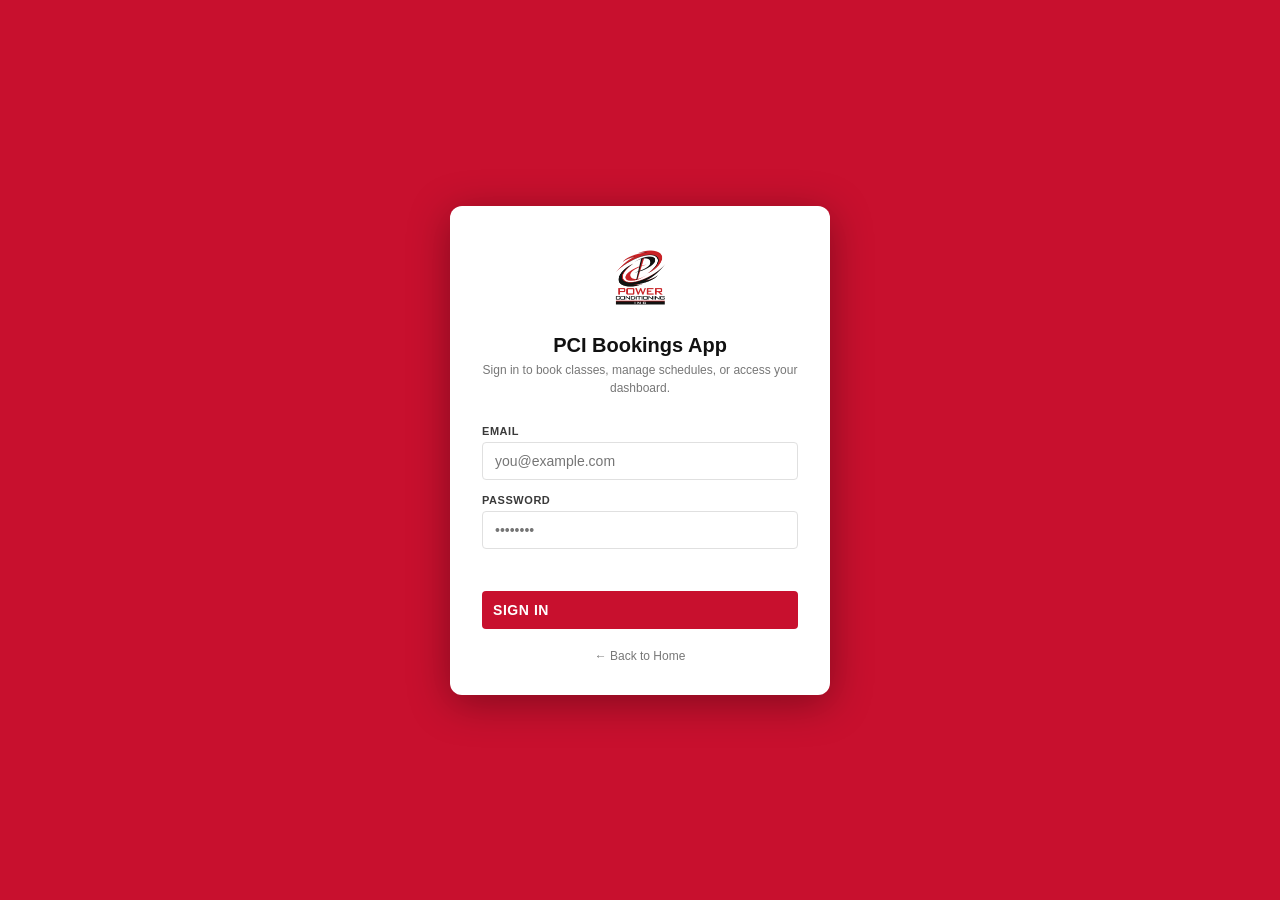
<file: login.html>
<!DOCTYPE html>
<html lang="en">
<head>
  <meta charset="UTF-8">
  <meta name="viewport" content="width=device-width, initial-scale=1.0">
  <title>Sign In — PCI Bookings App</title>
  <link rel="stylesheet" href="pci-tokens.css">
  <style>
    body { background: var(--brand); }

    #loginGate {
      min-height: 100vh;
      display: flex;
      align-items: center;
      justify-content: center;
      padding: 24px;
    }

    .login-card {
      background: var(--pci-white);
      border-radius: var(--radius-lg);
      padding: 36px 32px 32px;
      max-width: 380px;
      width: 100%;
      box-shadow: 0 8px 40px rgba(0,0,0,0.35);
    }

    .login-logo {
      display: block;
      width: 72px;
      height: 72px;
      object-fit: contain;
      margin: 0 auto 20px;
    }

    .login-card h1 {
      font-size: 20px;
      font-weight: 800;
      color: var(--text);
      text-align: center;
      margin-bottom: 4px;
    }

    .login-sub {
      font-size: 12px;
      color: var(--muted);
      text-align: center;
      margin-bottom: 28px;
      line-height: 1.5;
    }

    .login-card .form-label {
      display: block;
      font-size: 11px;
      font-weight: 700;
      color: var(--gray-700);
      text-transform: uppercase;
      letter-spacing: 0.05em;
      margin-bottom: 5px;
    }

    .login-card .form-control {
      width: 100%;
      padding: 10px 12px;
      border: 1.5px solid var(--border);
      border-radius: var(--radius-sm);
      font-size: 14px;
      font-family: var(--font-body);
      margin-bottom: 14px;
      outline: none;
      box-sizing: border-box;
      transition: border-color 0.15s;
      color: var(--text);
      background: var(--pci-white);
    }

    .login-card .form-control:focus { border-color: var(--accent); }

    #loginError {
      font-size: 12px;
      color: var(--danger);
      margin-bottom: 12px;
      min-height: 16px;
      text-align: center;
    }

    .login-btn {
      width: 100%;
      padding: 11px;
      font-size: 14px;
      font-weight: 700;
    }

    .login-links {
      margin-top: 20px;
      text-align: center;
      font-size: 12px;
    }

    .login-links a {
      color: var(--muted);
      text-decoration: none;
      transition: color 0.15s;
    }

    .login-links a:hover { color: var(--text); }
  </style>
</head>
<body>
<div id="phoneFrame">
<div id="phoneViewport">

<div id="loginGate">
  <div class="login-card">
    <img src="images/pci-logo.png" alt="PCI Logo" class="login-logo">
    <h1>PCI Bookings App</h1>
    <p class="login-sub">Sign in to book classes, manage schedules, or access your dashboard.</p>

    <label class="form-label" for="loginEmail">Email</label>
    <input class="form-control" type="email" id="loginEmail" placeholder="you@example.com" autocomplete="email" spellcheck="false">

    <label class="form-label" for="loginPassword">Password</label>
    <input class="form-control" type="password" id="loginPassword" placeholder="••••••••" autocomplete="current-password">

    <div id="loginError"></div>
    <button class="btn btn-primary login-btn" id="loginBtn">Sign In</button>

    <div class="login-links">
      <a href="index.html">← Back to Home</a>
    </div>
  </div>
</div>

</div><!-- /phoneViewport -->
<div id="phoneHomeBar"></div>
<div id="devBadge">DEV | 390</div>
</div><!-- /phoneFrame -->

<script src="pci-shared.js"></script>
<script src="pci-auth.js"></script>
<script>
(function () {
  const params   = new URLSearchParams(location.search);
  const redirect = params.get('redirect') || 'index.html';
  const errorMsg = params.get('error');

  // Already logged in — go straight to destination
  if (PciAuth.isLoggedIn()) {
    location.href = redirect;
    return;
  }

  // Show unauthorized message if arriving from a role check
  if (errorMsg === 'unauthorized') {
    const errEl = document.getElementById('loginError');
    if (errEl) errEl.textContent = 'You do not have permission to access that page.';
  }

  const emailEl = document.getElementById('loginEmail');
  const pwEl    = document.getElementById('loginPassword');
  const errEl   = document.getElementById('loginError');
  const btn     = document.getElementById('loginBtn');

  async function doLogin() {
    errEl.textContent = '';
    btn.disabled = true;
    btn.textContent = 'Signing in…';
    try {
      await PciAuth.login(emailEl.value, pwEl.value);
      // Role-based default landing if no specific redirect
      const session = PciAuth.getSession();
      let dest = redirect === 'index.html' ? null : redirect;
      if (!dest) {
        if (['admin','owner'].includes(session.role)) dest = 'admin.html';
        else if (session.role === 'instructor') dest = 'instructor.html';
        else dest = 'schedule.html';
      }
      location.href = dest;
    } catch (e) {
      errEl.textContent = e.message;
      btn.disabled = false;
      btn.textContent = 'Sign In';
    }
  }

  btn.addEventListener('click', doLogin);
  pwEl.addEventListener('keydown', e => { if (e.key === 'Enter') doLogin(); });
  emailEl.addEventListener('keydown', e => { if (e.key === 'Enter') pwEl.focus(); });
})();
</script>
</body>
</html>
</file>
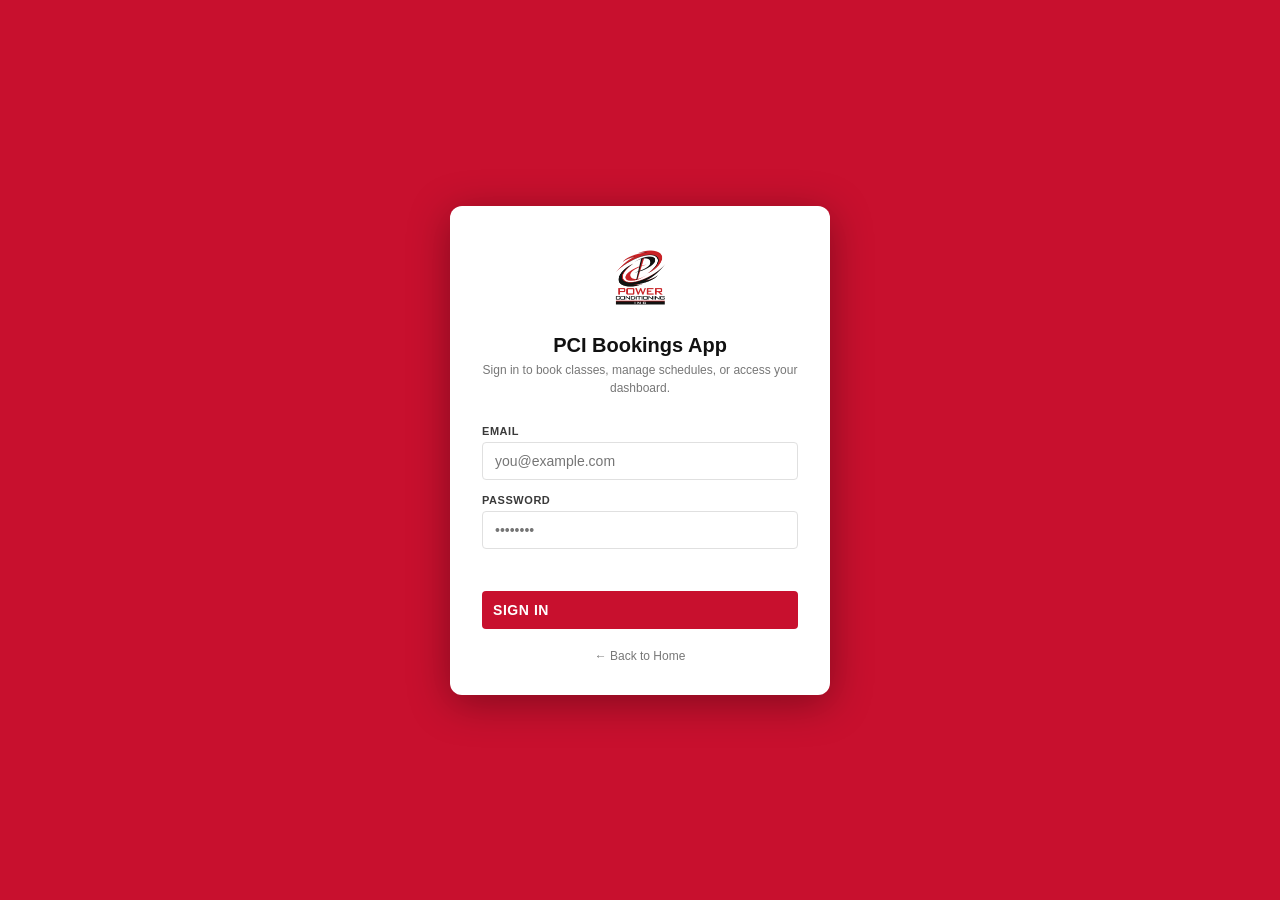
<file: profile.html>
<!DOCTYPE html>
<html lang="en">
<head>
  <meta charset="UTF-8">
  <meta name="viewport" content="width=device-width, initial-scale=1.0">
  <title>Power Conditioning Inc. — My Profile</title>
  <link rel="stylesheet" href="pci-tokens.css">
  <style>
    body { background: var(--bg); }

    /* ── Topbar (schedule-specific overrides; base in pci-tokens.css) ────── */
    .topbar-logo { flex: 1; text-align: center; font-weight: 900; letter-spacing: 0.10em; }

    .profile-page {
      max-width: 600px;
      margin: 0 auto;
      padding: 0 0 60px;
    }

    /* ── Hero ───────────────────────────────────────────────── */
    .profile-hero {
      background: var(--pci-black);
      padding: 32px 20px 28px;
      display: flex;
      flex-direction: column;
      align-items: center;
      gap: var(--sp-3);
    }

    .profile-avatar-lg {
      width: 72px;
      height: 72px;
      border-radius: 50%;
      background: var(--cls-purple);
      color: var(--pci-white);
      font-size: 26px;
      font-weight: 800;
      display: flex;
      align-items: center;
      justify-content: center;
      letter-spacing: 0;
      flex-shrink: 0;
    }
    .profile-avatar-lg.role-owner      { background: var(--danger); }
    .profile-avatar-lg.role-admin      { background: var(--accent); }
    .profile-avatar-lg.role-instructor { background: var(--cls-green); }
    .profile-avatar-lg.role-member     { background: var(--cls-purple); }

    .profile-display-name {
      font-size: 20px;
      font-weight: 800;
      color: var(--on-dark-primary);
      text-align: center;
    }

    /* ── Sections ────────────────────────────────────────────── */
    .profile-section {
      background: var(--surface);
      margin: 12px 12px 0;
      border-radius: var(--radius-md);
      overflow: hidden;
      box-shadow: var(--shadow-sm);
    }

    .profile-section-title {
      padding: 10px 16px;
      font-size: 11px;
      font-weight: 700;
      letter-spacing: 0.08em;
      text-transform: uppercase;
      color: var(--muted);
      border-bottom: 1px solid var(--border);
      background: var(--gray-050);
    }

    .profile-field {
      display: flex;
      align-items: center;
      justify-content: space-between;
      gap: var(--sp-4);
      padding: 13px 16px;
      border-bottom: 1px solid var(--border);
    }
    .profile-field:last-child { border-bottom: none; }

    .profile-field-label {
      font-size: 13px;
      font-weight: 600;
      color: var(--gray-600);
      flex-shrink: 0;
    }

    .profile-field-value {
      font-size: 13px;
      color: var(--text);
      text-align: right;
      min-width: 0;
      overflow: hidden;
      text-overflow: ellipsis;
      white-space: nowrap;
    }
    .profile-field-value.muted { color: var(--muted); font-style: italic; }

    .profile-placeholder {
      padding: 16px;
      font-size: 13px;
      color: var(--muted);
      font-style: italic;
    }

    /* ── Waiver item ─────────────────────────────────────────── */
    .profile-waiver {
      display: flex;
      align-items: center;
      justify-content: space-between;
      padding: 13px 16px;
      border-bottom: 1px solid var(--border);
    }
    .profile-waiver:last-child { border-bottom: none; }
    .profile-waiver-name { font-size: 13px; color: var(--text); }
    .profile-waiver-status {
      font-size: 12px;
      font-weight: 700;
      white-space: nowrap;
    }
    .profile-waiver-status.signed { color: var(--success); }

    /* ── Footer action ───────────────────────────────────────── */
    .profile-footer {
      padding: 20px 12px 0;
    }
    .profile-footer .btn { width: 100%; justify-content: center; }
  </style>
</head>
<body>
<div id="phoneFrame">
<div id="phoneViewport">

<header class="topbar">
  <a href="schedule.html" class="topbar-back">← Schedule</a>
  <div class="topbar-logo">Power Conditioning Inc.</div>
  <div class="topbar-actions"></div>
</header>

<div class="profile-page">

  <div class="profile-hero">
    <div class="profile-avatar-lg" id="profileAvatar"></div>
    <div class="profile-display-name" id="profileName"></div>
    <span class="role-badge" id="profileRoleBadge"></span>
  </div>

  <div class="profile-section">
    <div class="profile-section-title">Bio</div>
    <p class="profile-placeholder">No bio added yet.</p>
  </div>

  <div class="profile-section">
    <div class="profile-section-title">Contact Info</div>
    <div class="profile-field">
      <span class="profile-field-label">Email</span>
      <span class="profile-field-value" id="profileEmail"></span>
    </div>
    <div class="profile-field">
      <span class="profile-field-label">Phone</span>
      <span class="profile-field-value muted">Not set</span>
    </div>
  </div>

  <div class="profile-section" id="profileCreditsSection" style="display:none">
    <div class="profile-section-title">Credits</div>
    <div class="profile-field">
      <span class="profile-field-label">Balance</span>
      <span class="profile-field-value" id="profileCredits"></span>
    </div>
    <div class="profile-field">
      <span class="profile-field-label">Location</span>
      <span class="profile-field-value" id="profileLocation"></span>
    </div>
  </div>

  <div class="profile-section">
    <div class="profile-section-title">Waivers</div>
    <div class="profile-waiver">
      <span class="profile-waiver-name">General Liability Waiver</span>
      <span class="profile-waiver-status signed">Signed ✓</span>
    </div>
    <div class="profile-waiver">
      <span class="profile-waiver-name">Photo &amp; Video Release</span>
      <span class="profile-waiver-status muted" style="color:var(--muted);font-style:italic;font-size:12px">Pending</span>
    </div>
  </div>

  <div class="profile-footer">
    <a href="settings.html" class="btn btn-outline">Edit Account Settings →</a>
  </div>

</div><!-- /profile-page -->

<div id="toast" role="status" aria-live="polite"></div>

</div><!-- /phoneViewport -->
<div id="phoneHomeBar"></div>
<div id="devBadge">DEV | 390</div>
</div><!-- /phoneFrame -->

<script src="pci-shared.js"></script>
<script src="pci-auth.js"></script>
<script>
// ── Auth gate ─────────────────────────────────────────────────────────────────
const session = PciAuth.getSession();
if (!session) {
  location.href = 'login.html?redirect=' + encodeURIComponent(location.href);
}

// ── Dev mode ──────────────────────────────────────────────────────────────────
document.body.classList.toggle('dev-mobile', localStorage.getItem('pci_dev_mobile') === '1');

if (session) {
  // Avatar
  const initials = session.displayName.split(' ').map(n => n[0]).join('').toUpperCase().slice(0, 2);
  const avatarEl = document.getElementById('profileAvatar');
  avatarEl.textContent = initials;
  avatarEl.classList.add('role-' + session.role);

  // Name
  document.getElementById('profileName').textContent = session.displayName;

  // Role badge
  const badge = document.getElementById('profileRoleBadge');
  badge.textContent = session.role.charAt(0).toUpperCase() + session.role.slice(1);
  badge.className = 'role-badge role-' + session.role;

  // Email
  document.getElementById('profileEmail').textContent = session.email;

  // Credits section — members only
  if (session.role === 'member' && session.credits != null) {
    document.getElementById('profileCreditsSection').style.display = '';
    const c = session.credits;
    document.getElementById('profileCredits').textContent = c + ' credit' + (c !== 1 ? 's' : '');
    document.getElementById('profileLocation').textContent =
      session.locationId === 'clarenville' ? 'Clarenville' : "St. John's";
  }
}
</script>
</body>
</html>
</file>
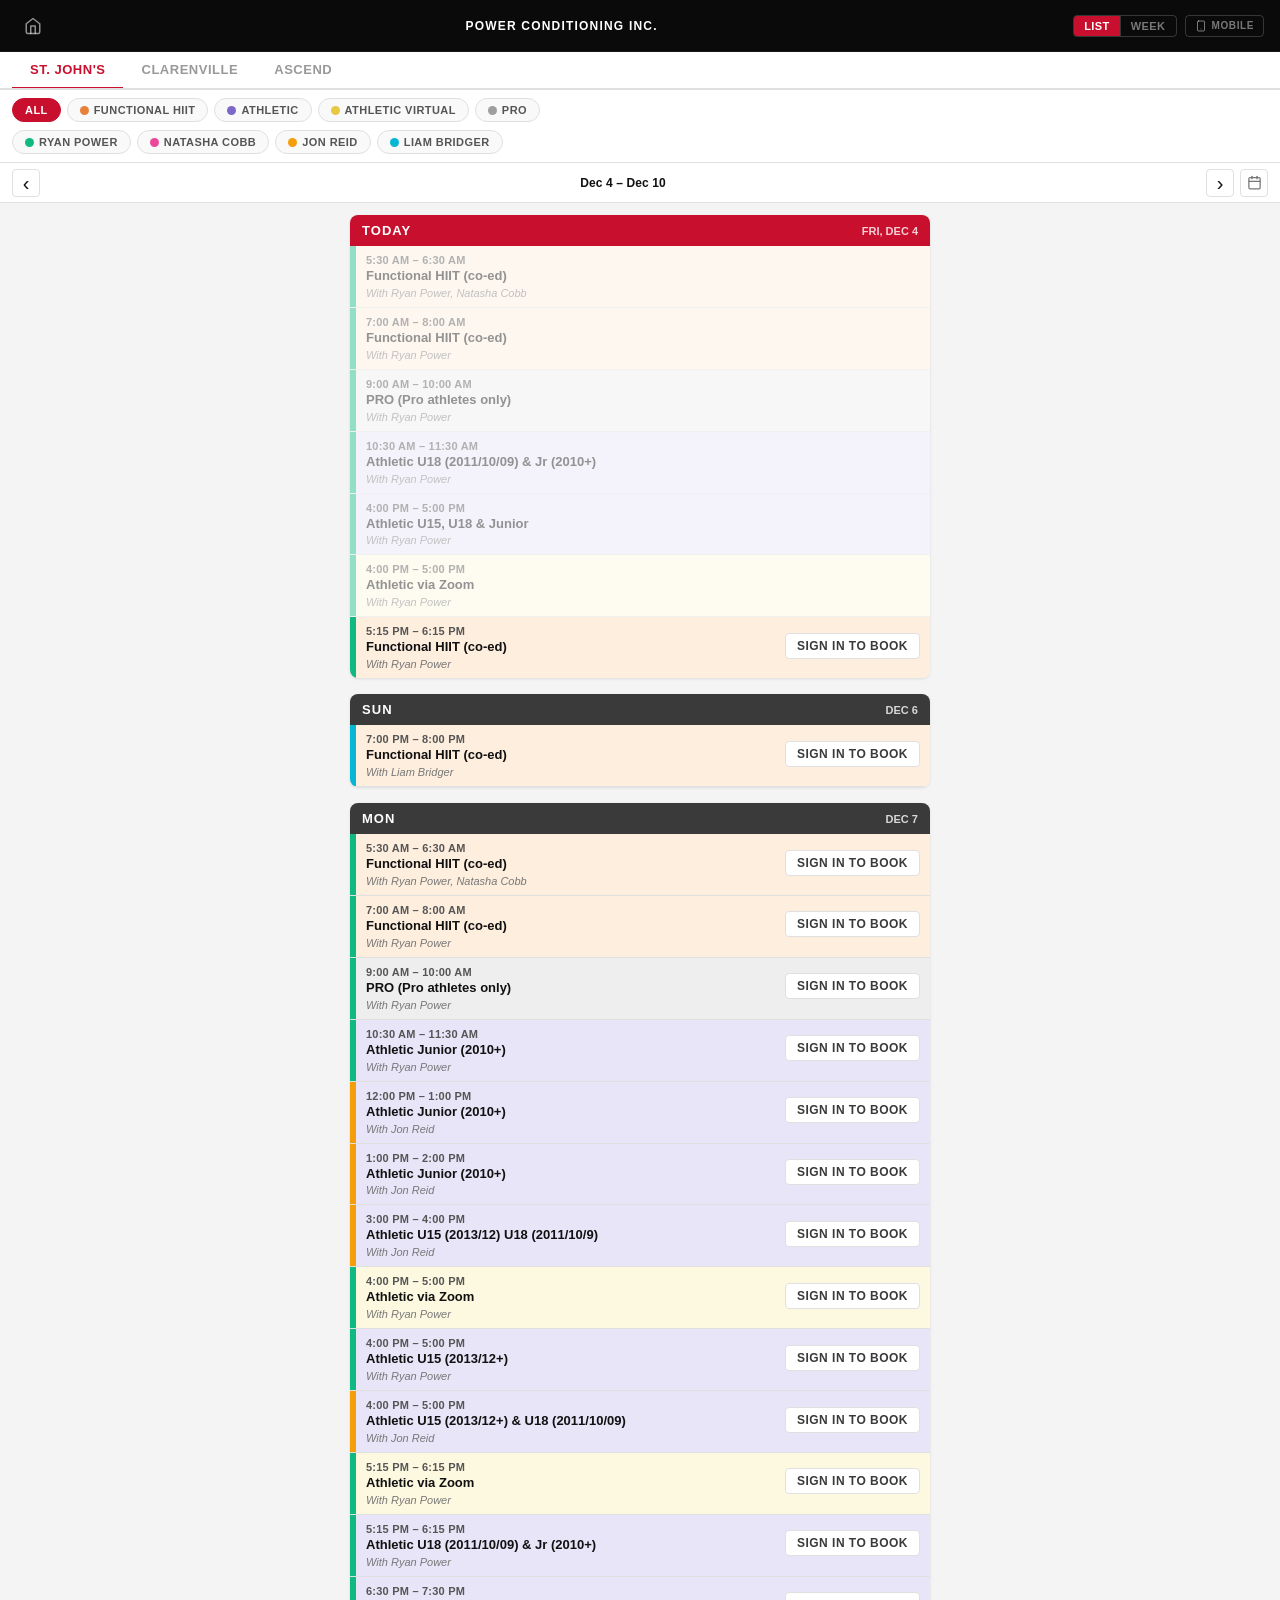
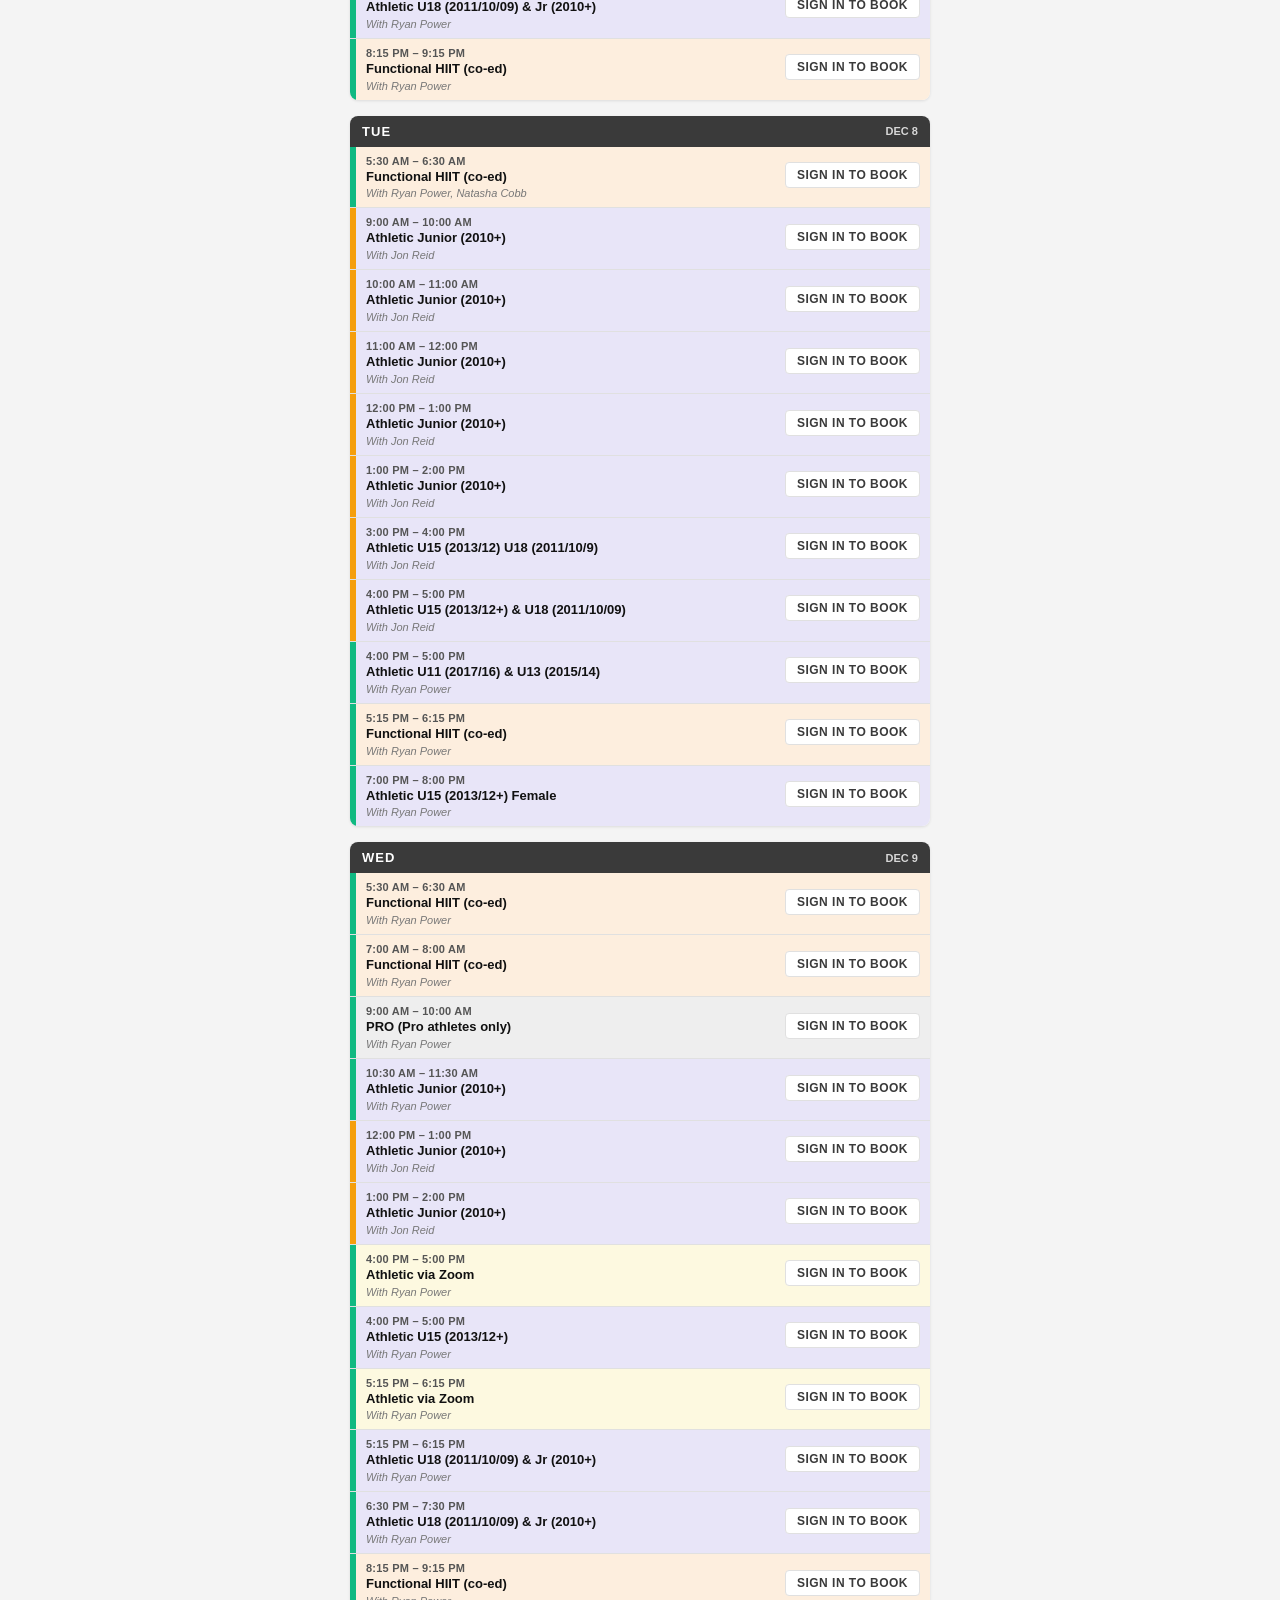
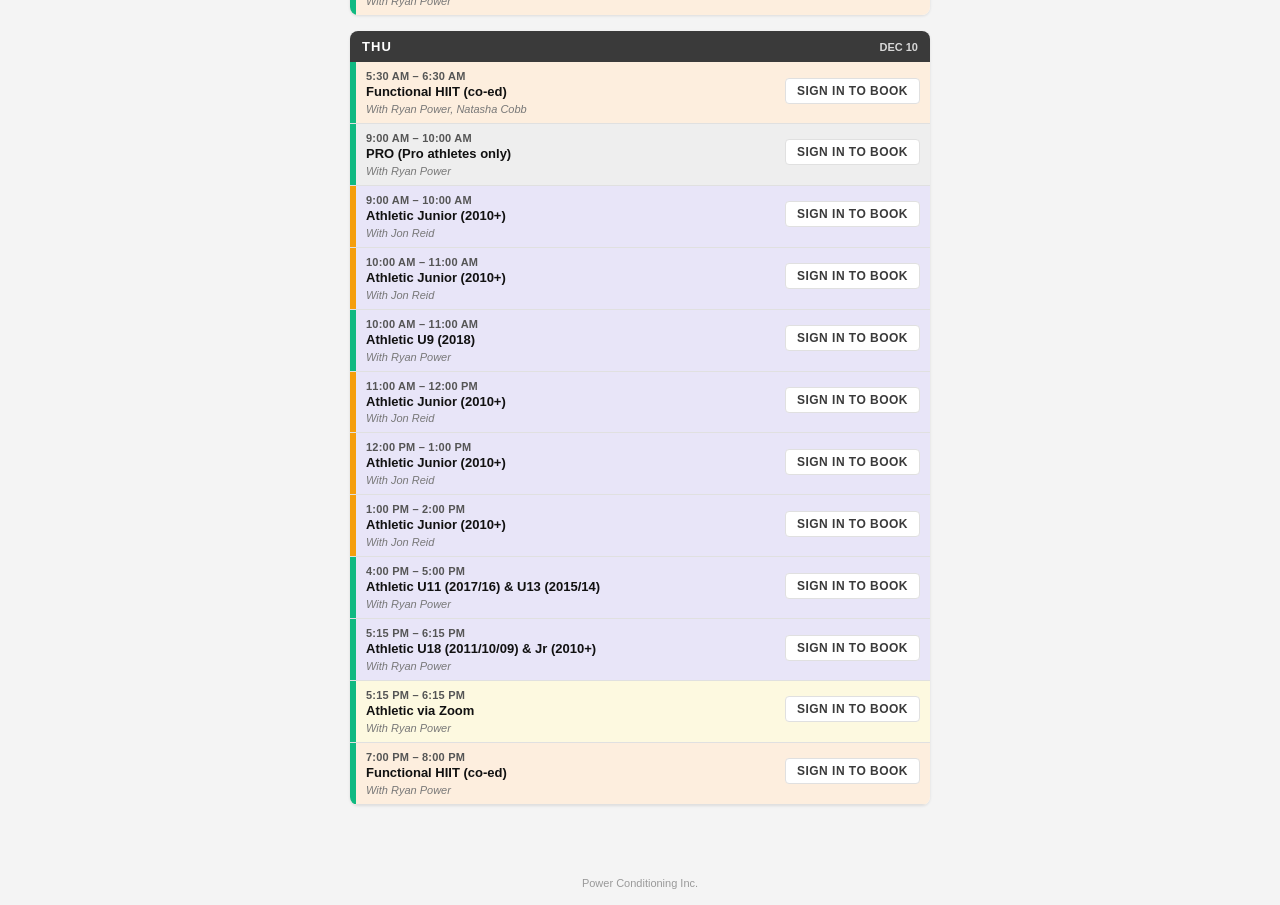
<file: schedule.html>
<!DOCTYPE html>
<html lang="en">
<head>
  <meta charset="UTF-8">
  <meta name="viewport" content="width=device-width, initial-scale=1.0">
  <title>Power Conditioning Inc. — Weekly Schedule</title>
  <link rel="stylesheet" href="pci-tokens.css">
  <style>
    body {
      background: var(--bg);
      color: var(--text);
    }

    /* ── Topbar (schedule-specific overrides; base in pci-tokens.css) ────── */
    .topbar-logo { flex: 1; text-align: center; font-weight: 900; letter-spacing: 0.10em; }

    /* ── View toggle ──────────────────────────────────────── */
    .view-toggle {
      display: flex;
      border: 1.5px solid rgba(255,255,255,0.18);
      border-radius: var(--radius-sm);
      overflow: hidden;
    }

    .view-btn {
      padding: 4px 10px;
      background: transparent;
      border: none;
      font-size: 11px;
      font-weight: 700;
      color: rgba(255,255,255,0.45);
      cursor: pointer;
      transition: background 0.15s, color 0.15s;
      white-space: nowrap;
      letter-spacing: 0.04em;
      text-transform: uppercase;
      font-family: var(--font-body);
    }
    .view-btn + .view-btn { border-left: 1.5px solid rgba(255,255,255,0.18); }
    .view-btn.active { background: var(--brand); color: var(--pci-white); }

    /* ── Admin link (topbar context) ─────────────────────── */
    .topbar-admin {
      display: flex;
      align-items: center;
      gap: 5px;
      padding: 5px 9px;
      border: 1.5px solid rgba(255,255,255,0.14);
      border-radius: var(--radius-sm);
      color: rgba(255,255,255,0.45);
      text-decoration: none;
      font-size: 11px;
      font-weight: 700;
      letter-spacing: 0.06em;
      text-transform: uppercase;
      white-space: nowrap;
      transition: border-color 0.15s, color 0.15s, background 0.15s;
    }
    .topbar-admin:hover { border-color: rgba(255,255,255,0.40); color: var(--pci-white); }
    .topbar-admin.logged-in { border-color: var(--success); color: var(--success); }
    .topbar-admin svg { width: 13px; height: 13px; flex-shrink: 0; }

    .status-dot {
      width: 6px; height: 6px;
      border-radius: 50%;
      background: var(--success);
      flex-shrink: 0;
    }

    /* ── Location tabs ────────────────────────────────────── */
    .location-tabs {
      background: var(--surface);
      border-bottom: 2px solid var(--border);
      padding: 0 12px;
      position: sticky;
      top: 52px;   /* topbar height */
      z-index: 9;
      display: flex;
      gap: 0;
      /* Scroll rather than wrap — the filter-bar/date-nav sticky offsets below
         assume this strip stays a single ~38px row. */
      overflow-x: auto;
      scrollbar-width: none;
    }
    .location-tabs::-webkit-scrollbar { display: none; }

    @media (max-width: 600px) {
      .location-tabs .loc-tab { padding-left: var(--sp-3); padding-right: var(--sp-3); }
    }

    /* ── Filter bar ───────────────────────────────────────── */
    .filter-bar {
      background: var(--surface);
      border-bottom: 1px solid var(--border);
      padding: 6px 12px;
      position: sticky;
      top: 90px;   /* topbar 52 + location-tabs ~38 */
      z-index: 9;
      display: flex;
      flex-direction: column;
      gap: 4px;
    }

    .filter-row {
      display: flex;
      gap: 6px;
      overflow-x: auto;
      -webkit-overflow-scrolling: touch;
      scrollbar-width: none;
      padding: 2px 0;
    }
    .filter-row::-webkit-scrollbar { display: none; }

    /* ── List view ────────────────────────────────────────── */
    .schedule {
      max-width: 600px;
      margin: 0 auto;
      padding: 12px 10px 40px;
    }

    .day-block {
      margin-bottom: 16px;
      background: var(--surface);
      border-radius: var(--radius-md);
      overflow: hidden;
      box-shadow: var(--shadow-sm);
    }

    .day-header {
      background: var(--gray-700);
      color: var(--pci-white);
      font-size: 13px;
      font-weight: 700;
      text-transform: uppercase;
      letter-spacing: 0.08em;
      padding: 8px 12px;
    }

    .class-item {
      display: flex;
      align-items: stretch;
      border-bottom: 1px solid var(--border);
    }
    .class-item:last-child { border-bottom: none; }

    .class-body { padding: 8px 10px; flex: 1; }

    .class-time {
      font-size: 11px;
      font-weight: 700;
      color: var(--gray-600);
      margin-bottom: 2px;
      letter-spacing: 0.02em;
    }

    .class-title {
      font-size: 13px;
      font-weight: 600;
      color: var(--gray-900);
      line-height: 1.3;
      margin-bottom: 2px;
    }

    .class-instructor {
      font-size: 11px;
      color: var(--muted);
      font-style: italic;
    }

    .spots-left {
      font-size: 10px;
      color: var(--muted);
      text-align: center;
      margin-top: 4px;
    }
    .spots-left--low { color: var(--warn); font-weight: 600; }

    footer {
      text-align: center;
      font-size: 11px;
      color: var(--gray-400);
      padding: 16px;
    }

    .class-item.hidden  { display: none; }
    .day-block.hidden   { display: none; }
    .class-item[data-type] { cursor: pointer; }
    .class-item[data-type]:hover .class-body { background: rgba(0,0,0,0.02); }
    .class-item.past { opacity: 0.45; }
    .class-item.past[data-type]:hover .class-body { background: transparent; }
    .cal-class-block.past { opacity: 0.45; }
    .cal-class-block.past:hover { opacity: 0.45; }

    .rollcall-cta {
      font-size: 11px;
      font-weight: 600;
      color: var(--muted);
      padding: 4px 8px;
      letter-spacing: 0.02em;
    }

    .team-cta-label {
      font-size: 11px;
      font-weight: 600;
      color: var(--brand);
      padding: 4px 8px;
      letter-spacing: 0.02em;
    }

    /* ── Modal ────────────────────────────────────────────── */
    .modal-header {
      display: flex;
      align-items: flex-start;
      justify-content: space-between;
      gap: 12px;
      margin-bottom: 12px;
    }

    .modal-title {
      font-size: 14px;
      font-weight: 700;
      color: var(--text);
      line-height: 1.4;
    }

    .modal-desc {
      font-size: 13px;
      line-height: 1.6;
      color: var(--gray-600);
    }

    /* ── Date navigation bar ─────────────────────────────── */
    .date-nav {
      background: var(--surface);
      border-bottom: 1px solid var(--border);
      padding: 5px 12px;
      position: sticky;
      top: 162px; /* topbar 52 + loc-tabs 38 + filter-bar 72 */
      z-index: 9;
      display: flex;
      align-items: center;
      gap: 6px;
      min-height: 40px;
    }

    .date-nav-label {
      flex: 1;
      text-align: center;
      font-size: 12px;
      font-weight: 700;
      color: var(--text);
      letter-spacing: 0.01em;
    }

    .date-nav-btn {
      background: none;
      border: 1.5px solid var(--border);
      border-radius: var(--radius-sm);
      width: 28px;
      height: 28px;
      display: flex;
      align-items: center;
      justify-content: center;
      cursor: pointer;
      font-size: 20px;
      color: var(--text);
      line-height: 1;
      padding: 0;
      flex-shrink: 0;
    }
    .date-nav-btn:hover { background: var(--gray-100); }

    .date-nav-right { display: flex; align-items: center; gap: 6px; flex-shrink: 0; }

    .date-nav-today-btn {
      background: none;
      border: 1.5px solid var(--brand);
      border-radius: var(--radius-sm);
      padding: 3px 8px;
      font-size: 11px;
      font-weight: 700;
      color: var(--brand);
      cursor: pointer;
      white-space: nowrap;
      font-family: var(--font-body);
    }
    .date-nav-today-btn:hover { background: var(--gray-050); }

    .date-nav-cal-btn {
      display: flex;
      align-items: center;
      justify-content: center;
      cursor: pointer;
      color: var(--gray-500);
      position: relative;
      width: 28px;
      height: 28px;
      border: 1.5px solid var(--border);
      border-radius: var(--radius-sm);
      flex-shrink: 0;
    }
    .date-nav-cal-btn:hover { color: var(--text); background: var(--gray-100); }
    .date-nav-cal-btn svg { width: 15px; height: 15px; pointer-events: none; }
    .date-nav-cal-btn input[type="date"] {
      position: absolute;
      inset: 0;
      opacity: 0;
      width: 100%;
      height: 100%;
      cursor: pointer;
      font-size: 0;
    }

    /* ── List view day header with date ──────────────────── */
    .day-header {
      display: flex;
      justify-content: space-between;
      align-items: center;
    }
    .day-header-date {
      font-size: 11px;
      font-weight: 600;
      opacity: 0.8;
      letter-spacing: 0;
    }
    .day-header--today { background: var(--brand); }

    /* ── Calendar / Week view ─────────────────────────────── */
    #calView { display: none; }

    .cal-day-header-bar {
      display: flex;
      align-items: stretch;
      background: var(--surface);
      border-bottom: 2px solid var(--gray-300);
      position: sticky;
      top: 202px; /* topbar 52 + loc-tabs 38 + filter-bar 72 + date-nav 40 */
      z-index: 8;
      overflow: hidden;
    }

    .cal-gutter-cell {
      width: 44px;
      flex-shrink: 0;
    }

    .cal-day-head {
      flex: 1;
      min-width: 90px;
      display: flex;
      flex-direction: column;
      align-items: center;
      gap: 2px;
      padding: 5px 2px;
    }

    .cal-head-name {
      font-size: 9px;
      font-weight: 700;
      text-transform: uppercase;
      letter-spacing: 0.05em;
      color: var(--gray-600);
    }

    .cal-head-num {
      font-size: 14px;
      font-weight: 700;
      color: var(--gray-800);
      width: 24px;
      height: 24px;
      display: flex;
      align-items: center;
      justify-content: center;
      border-radius: 50%;
    }

    .cal-day-head--today .cal-head-name { color: var(--brand); }
    .cal-day-head--today .cal-head-num { background: var(--brand); color: var(--pci-white); }

    .cal-scroll {
      overflow-x: auto;
      -webkit-overflow-scrolling: touch;
      scrollbar-width: thin;
      padding-bottom: 40px;
    }

    .cal-inner {
      display: flex;
      min-width: 674px;
    }

    .cal-gutter {
      width: 44px;
      flex-shrink: 0;
      position: relative;
    }

    .cal-time-label {
      position: absolute;
      right: 6px;
      font-size: 10px;
      color: var(--gray-400);
      font-weight: 600;
      transform: translateY(-50%);
      white-space: nowrap;
    }

    .cal-day-col {
      flex: 1;
      min-width: 90px;
      position: relative;
      border-left: 1px solid var(--gray-200);
      background-image: repeating-linear-gradient(
        to bottom,
        transparent,
        transparent 31px,
        #ececec 31px,
        #ececec 32px,
        transparent 32px,
        transparent 63px,
        #d4d4d4 63px,
        #d4d4d4 64px
      );
      background-size: 100% 64px;
    }

    .cal-class-block {
      position: absolute;
      left: 2px;
      right: 2px;
      border-radius: var(--radius-sm);
      padding: 3px 4px 3px 6px;
      overflow: hidden;
      cursor: pointer;
      border-left-width: 3px;
      border-left-style: solid;
      transition: opacity 0.1s;
    }
    .cal-class-block:hover { opacity: 0.75; }

    .cal-block-time {
      font-size: 9px;
      font-weight: 700;
      color: var(--gray-600);
      white-space: nowrap;
      overflow: hidden;
      text-overflow: ellipsis;
      line-height: 1.3;
    }

    .cal-block-title {
      font-size: 10px;
      font-weight: 600;
      color: var(--gray-800);
      line-height: 1.25;
      overflow: hidden;
      display: -webkit-box;
      -webkit-line-clamp: 4;
      line-clamp: 4;
      -webkit-box-orient: vertical;
    }

    .cal-block-gym-tag {
      font-size: 8px;
      font-weight: 700;
      color: var(--gray-600);
      margin-top: 2px;
      opacity: 0.8;
      text-transform: uppercase;
      letter-spacing: 0.04em;
    }

    .cal-class-block.hidden { display: none; }

    /* ── My Bookings view ───────────────────────────────── */
    #myBookings {
      max-width: 600px;
      margin: 0 auto;
      padding: 12px 10px 40px;
    }
    .my-bookings-heading {
      font-size: 14px;
      font-weight: 700;
      color: var(--gray-700);
      text-transform: uppercase;
      letter-spacing: 0.06em;
      margin-bottom: var(--sp-4);
    }
    .my-bookings-empty {
      text-align: center;
      padding: 40px 16px;
      color: var(--muted);
      font-size: 14px;
    }
    .my-bookings-header {
      display: flex;
      align-items: center;
      justify-content: space-between;
      margin-bottom: var(--sp-4);
    }
    #mbCalDayHeaderBar {
      position: static; /* override sticky from .cal-day-header-bar */
    }
  </style>
</head>
<body>
<div id="phoneFrame">
<div id="descModal" class="modal-overlay" role="dialog" aria-modal="true" hidden>
  <div class="modal-sheet">
    <div class="modal-header">
      <span id="modalTitle" class="modal-title"></span>
      <button class="modal-close" id="modalClose" aria-label="Close">&#x2715;</button>
    </div>
    <p id="modalDesc" class="modal-desc"></p>
  </div>
</div>
<!-- ── Booking confirmation modal ────────────────────────────────────────── -->
<div id="bookModal" class="modal-overlay" role="dialog" aria-modal="true" hidden>
  <div class="modal-sheet">
    <div class="modal-header">
      <span class="modal-title">Confirm Booking</span>
      <button class="modal-close" id="bookModalClose" aria-label="Close">&#x2715;</button>
    </div>
    <div style="padding:12px 16px 4px">
      <p id="bookModalClass" style="font-weight:700;font-size:14px;color:var(--text);margin-bottom:6px"></p>
      <p id="bookModalTime" style="font-size:12px;color:var(--muted);margin-bottom:14px"></p>
      <p id="bookModalCost" style="font-size:13px;color:var(--text);margin-bottom:20px"></p>
      <div style="display:flex;gap:8px">
        <button class="btn btn-primary" id="bookModalConfirm" style="flex:1">Confirm Booking</button>
        <button class="btn btn-ghost" id="bookModalCancel">Cancel</button>
      </div>
    </div>
  </div>
</div>
<!-- ── Cancel booking confirmation modal ─────────────────────────────────── -->
<div id="cancelModal" class="modal-overlay" role="dialog" aria-modal="true" hidden>
  <div class="modal-sheet">
    <div class="modal-header">
      <span class="modal-title">Cancel Booking?</span>
      <button class="modal-close" id="cancelModalClose" aria-label="Close">&#x2715;</button>
    </div>
    <div style="padding:12px 16px 4px">
      <p id="cancelModalClass" style="font-weight:700;font-size:14px;color:var(--text);margin-bottom:6px"></p>
      <p id="cancelModalTime" style="font-size:12px;color:var(--muted);margin-bottom:14px"></p>
      <p id="cancelModalRefund" style="font-size:13px;color:var(--text);margin-bottom:20px"></p>
      <div style="display:flex;gap:8px">
        <button class="btn btn-danger" id="cancelModalConfirm" style="flex:1">Cancel Booking</button>
        <button class="btn btn-ghost" id="cancelModalKeep">Keep</button>
      </div>
    </div>
  </div>
</div>
<!-- ── Member menu bottom sheet ───────────────────────────────────────────── -->
<div id="memberMenuModal" class="modal-overlay" role="dialog" aria-modal="true" hidden>
  <div class="modal-sheet" style="padding:0;overflow:hidden">
    <div class="member-menu-title">
      <div>
        <div class="member-menu-name" id="menuUserName"></div>
        <div class="member-menu-email" id="menuUserEmail"></div>
      </div>
      <button class="modal-close" id="memberMenuClose" aria-label="Close">&#x2715;</button>
    </div>
    <div class="member-menu-list" id="memberMenuList"></div>
  </div>
</div>
<div id="phoneViewport">

<header class="topbar">
  <a href="index.html" class="topbar-home" aria-label="Home">
    <svg viewBox="0 0 24 24" fill="none" stroke="currentColor" stroke-width="2" stroke-linecap="round" stroke-linejoin="round" aria-hidden="true">
      <path d="M3 9l9-7 9 7v11a2 2 0 0 1-2 2H5a2 2 0 0 1-2-2z"/>
      <polyline points="9 22 9 12 15 12 15 22"/>
    </svg>
  </a>
  <div class="topbar-logo">Power Conditioning Inc.</div>
  <div class="topbar-actions">
    <div class="view-toggle" id="viewToggle">
      <button class="view-btn active" data-view="list">List</button>
      <button class="view-btn" data-view="week">Week</button>
    </div>
    <button class="dev-mode-btn" id="devModeBtn" aria-label="Toggle mobile view" title="Toggle phone viewport simulation">
      <svg viewBox="0 0 24 24" fill="none" stroke="currentColor" stroke-width="2" stroke-linecap="round" stroke-linejoin="round" aria-hidden="true"><rect x="5" y="2" width="14" height="20" rx="2" ry="2"/><line x1="12" y1="18" x2="12.01" y2="18"/></svg>
      Mobile
    </button>
    <a class="topbar-admin" id="adminLink" href="admin.html" title="Admin">
      <svg viewBox="0 0 24 24" fill="none" stroke="currentColor" stroke-width="2" stroke-linecap="round" stroke-linejoin="round" aria-hidden="true">
        <rect x="3" y="11" width="18" height="11" rx="2" ry="2"></rect>
        <path d="M7 11V7a5 5 0 0 1 10 0v4"></path>
      </svg>
      Admin
      <span class="status-dot" id="adminDot" style="display:none"></span>
    </a>
    <button class="nav-menu-btn" id="navMenuBtn" aria-label="Open navigation">
      <svg viewBox="0 0 24 24" fill="none" stroke="currentColor" stroke-width="2" stroke-linecap="round" stroke-linejoin="round" aria-hidden="true">
        <line x1="3" y1="6" x2="21" y2="6"/><line x1="3" y1="12" x2="21" y2="12"/><line x1="3" y1="18" x2="21" y2="18"/>
      </svg>
    </button>
  </div>
  <button class="user-chip" id="userChip" style="display:none" aria-haspopup="dialog" aria-controls="memberMenuModal">
    <span class="user-avatar" id="userAvatar"></span>
    <span id="userChipName"></span>
    <span class="user-caret" aria-hidden="true">▾</span>
  </button>
  <div id="navDrawer" class="nav-drawer">
    <span class="nav-drawer-label">View</span>
    <button class="nav-drawer-item active" data-nav-view="list">
      <svg viewBox="0 0 24 24" fill="none" stroke="currentColor" stroke-width="2" stroke-linecap="round" stroke-linejoin="round" aria-hidden="true"><line x1="8" y1="6" x2="21" y2="6"/><line x1="8" y1="12" x2="21" y2="12"/><line x1="8" y1="18" x2="21" y2="18"/><line x1="3" y1="6" x2="3.01" y2="6"/><line x1="3" y1="12" x2="3.01" y2="12"/><line x1="3" y1="18" x2="3.01" y2="18"/></svg>
      List
    </button>
    <button class="nav-drawer-item" data-nav-view="week">
      <svg viewBox="0 0 24 24" fill="none" stroke="currentColor" stroke-width="2" stroke-linecap="round" stroke-linejoin="round" aria-hidden="true"><rect x="3" y="3" width="7" height="7"/><rect x="14" y="3" width="7" height="7"/><rect x="3" y="14" width="7" height="7"/><rect x="14" y="14" width="7" height="7"/></svg>
      Week
    </button>
    <div class="nav-drawer-divider"></div>
    <span class="nav-drawer-label">Locations</span>
    <a class="nav-drawer-item" href="stjohns.html">
      <svg viewBox="0 0 24 24" fill="none" stroke="currentColor" stroke-width="2" stroke-linecap="round" stroke-linejoin="round" aria-hidden="true"><path d="M21 10c0 7-9 13-9 13s-9-6-9-13a9 9 0 0 1 18 0z"/><circle cx="12" cy="10" r="3"/></svg>
      St. John's Center
    </a>
    <a class="nav-drawer-item" href="clarenville.html">
      <svg viewBox="0 0 24 24" fill="none" stroke="currentColor" stroke-width="2" stroke-linecap="round" stroke-linejoin="round" aria-hidden="true"><path d="M21 10c0 7-9 13-9 13s-9-6-9-13a9 9 0 0 1 18 0z"/><circle cx="12" cy="10" r="3"/></svg>
      Clarenville Center
    </a>
    <a class="nav-drawer-item" href="ascend.html">
      <svg viewBox="0 0 24 24" fill="none" stroke="currentColor" stroke-width="2" stroke-linecap="round" stroke-linejoin="round" aria-hidden="true"><path d="M21 10c0 7-9 13-9 13s-9-6-9-13a9 9 0 0 1 18 0z"/><circle cx="12" cy="10" r="3"/></svg>
      Ascend Studio
    </a>
    <div class="nav-drawer-divider"></div>
    <a class="nav-drawer-item" href="admin.html">
      <svg viewBox="0 0 24 24" fill="none" stroke="currentColor" stroke-width="2" stroke-linecap="round" stroke-linejoin="round" aria-hidden="true"><rect x="3" y="11" width="18" height="11" rx="2" ry="2"/><path d="M7 11V7a5 5 0 0 1 10 0v4"/></svg>
      Admin
    </a>
  </div>
</header>

<div class="location-tabs" id="locationTabs">
  <button class="loc-tab active" data-loc="stjohns">St. John's</button>
  <button class="loc-tab" data-loc="clarenville">Clarenville</button>
  <button class="loc-tab" data-loc="ascend">Ascend</button>
</div>

<div class="filter-bar" id="filterBar">
  <div class="filter-row" id="filterCategories"></div>
  <div class="filter-row" id="filterInstructors"></div>
</div>

<div class="date-nav" id="dateNav">
  <button class="date-nav-btn" id="prevWeek" aria-label="Previous week">&#8249;</button>
  <span class="date-nav-label" id="dateNavLabel"></span>
  <button class="date-nav-btn" id="nextWeek" aria-label="Next week">&#8250;</button>
  <div class="date-nav-right">
    <button class="date-nav-today-btn" id="goToToday" hidden>Today</button>
    <label class="date-nav-cal-btn" title="Jump to a date" aria-label="Open date picker">
      <svg viewBox="0 0 24 24" fill="none" stroke="currentColor" stroke-width="2" stroke-linecap="round" stroke-linejoin="round" aria-hidden="true"><rect x="3" y="4" width="18" height="18" rx="2" ry="2"/><line x1="16" y1="2" x2="16" y2="6"/><line x1="8" y1="2" x2="8" y2="6"/><line x1="3" y1="10" x2="21" y2="10"/></svg>
      <input type="date" id="datePicker" aria-label="Jump to date">
    </label>
  </div>
</div>

<div class="schedule" id="schedule"></div>

<div id="calView">
  <div class="cal-day-header-bar" id="calDayHeaderBar">
    <div class="cal-gutter-cell"></div>
  </div>
  <div class="cal-scroll" id="calScroll">
    <div class="cal-inner" id="calInner"></div>
  </div>
</div>

<div id="myBookings" style="display:none"></div>

<footer>Power Conditioning Inc.</footer>

<script src="pci-shared.js"></script>
<script src="pci-auth.js"></script>
<script>
const DEV_MODE_KEY = 'pci_dev_mobile';
function applyDevMode(enabled) {
  document.body.classList.toggle('dev-mobile', enabled);
  const btn = document.getElementById('devModeBtn');
  if (btn) {
    btn.classList.toggle('active', enabled);
    if (enabled && btn.closest('#phoneFrame')) {
      btn._devPrevParent = btn.parentNode;
      btn._devPrevNext = btn.nextSibling;
      document.body.appendChild(btn);
    } else if (!enabled && btn._devPrevParent) {
      btn._devPrevParent.insertBefore(btn, btn._devPrevNext || null);
      btn._devPrevParent = null;
      btn._devPrevNext = null;
    }
  }
  enabled
    ? localStorage.setItem(DEV_MODE_KEY, '1')
    : localStorage.removeItem(DEV_MODE_KEY);
}
applyDevMode(localStorage.getItem(DEV_MODE_KEY) === '1');
document.addEventListener('DOMContentLoaded', () => {
  document.getElementById('devModeBtn')?.addEventListener('click', () => {
    applyDevMode(!document.body.classList.contains('dev-mobile'));
  });
});

// Update topbar based on auth state
(function () {
  const session = PciAuth.getSession();

  // Admin link: show when admin/owner or when PAT is set
  const hasPat = !!localStorage.getItem('pci_admin_pat');
  const isAdmin = session && ['admin','owner'].includes(session.role);
  const link = document.getElementById('adminLink');
  const dot  = document.getElementById('adminDot');
  if (link) {
    if (!isAdmin && !hasPat) {
      link.style.display = 'none';
    } else if (hasPat || isAdmin) {
      link.classList.add('logged-in');
      link.title = 'Admin (signed in)';
      if (dot) dot.style.display = '';
    }
  }

  // User chip — shown for any signed-in user
  if (session) {
    const chip     = document.getElementById('userChip');
    const avatar   = document.getElementById('userAvatar');
    const chipName = document.getElementById('userChipName');
    if (chip) {
      const initials = session.displayName
        .split(' ').map(n => n[0]).join('').toUpperCase().slice(0, 2);
      avatar.textContent = initials;
      avatar.classList.add('role-' + session.role);
      chipName.textContent = session.displayName.split(' ')[0]; // first name only
      chip.style.display = '';
    }

    // Bookings view toggle — members only
    if (session.role === 'member') {
      const toggle = document.getElementById('viewToggle');
      if (toggle) {
        const btn = document.createElement('button');
        btn.className = 'view-btn';
        btn.dataset.view = 'bookings';
        btn.textContent = 'Bookings';
        toggle.appendChild(btn);
      }
      // Also add nav drawer entry for bookings
      const drawer = document.getElementById('navDrawer');
      if (drawer) {
        const bookingsNavBtn = document.createElement('button');
        bookingsNavBtn.className = 'nav-drawer-item';
        bookingsNavBtn.dataset.navView = 'bookings';
        bookingsNavBtn.innerHTML = `
          <svg viewBox="0 0 24 24" fill="none" stroke="currentColor" stroke-width="2" stroke-linecap="round" stroke-linejoin="round" aria-hidden="true"><rect x="3" y="4" width="18" height="18" rx="2" ry="2"/><line x1="16" y1="2" x2="16" y2="6"/><line x1="8" y1="2" x2="8" y2="6"/><line x1="3" y1="10" x2="21" y2="10"/></svg>
          My Bookings`;
        // Insert after Week button (before Locations divider)
        const weekBtn = drawer.querySelector('[data-nav-view="week"]');
        if (weekBtn && weekBtn.nextSibling) {
          drawer.insertBefore(bookingsNavBtn, weekBtn.nextSibling);
        }
      }
    }

    // Populate member menu
    const nameEl  = document.getElementById('menuUserName');
    const emailEl = document.getElementById('menuUserEmail');
    if (nameEl)  nameEl.textContent  = session.displayName;
    if (emailEl) emailEl.textContent = session.email;

    const menuList = document.getElementById('memberMenuList');
    if (menuList) {
      const items = [];
      if (session.role === 'member') {
        items.push({ type: 'btn', id: 'menuMyBookings', icon: '<svg viewBox="0 0 24 24" fill="none" stroke="currentColor" stroke-width="2" stroke-linecap="round" stroke-linejoin="round" aria-hidden="true"><rect x="3" y="4" width="18" height="18" rx="2" ry="2"/><line x1="16" y1="2" x2="16" y2="6"/><line x1="8" y1="2" x2="8" y2="6"/><line x1="3" y1="10" x2="21" y2="10"/></svg>', label: 'My Bookings' });
        items.push({ type: 'link', href: 'buy-credits.html', icon: '<svg viewBox="0 0 24 24" fill="none" stroke="currentColor" stroke-width="2" stroke-linecap="round" stroke-linejoin="round" aria-hidden="true"><rect x="2" y="7" width="20" height="14" rx="2" ry="2"/><path d="M16 21V5a2 2 0 0 0-2-2h-4a2 2 0 0 0-2 2v16"/></svg>', label: 'My Packages' });
      }
      if (session.role === 'instructor') {
        items.push({ type: 'link', href: 'instructor.html', icon: '<svg viewBox="0 0 24 24" fill="none" stroke="currentColor" stroke-width="2" stroke-linecap="round" stroke-linejoin="round" aria-hidden="true"><path d="M14 2H6a2 2 0 0 0-2 2v16a2 2 0 0 0 2 2h12a2 2 0 0 0 2-2V8z"/><polyline points="14 2 14 8 20 8"/><line x1="16" y1="13" x2="8" y2="13"/><line x1="16" y1="17" x2="8" y2="17"/><polyline points="10 9 9 9 8 9"/></svg>', label: 'My Classes' });
      }
      items.push({ type: 'link', href: 'profile.html', icon: '<svg viewBox="0 0 24 24" fill="none" stroke="currentColor" stroke-width="2" stroke-linecap="round" stroke-linejoin="round" aria-hidden="true"><path d="M20 21v-2a4 4 0 0 0-4-4H8a4 4 0 0 0-4 4v2"/><circle cx="12" cy="7" r="4"/></svg>', label: 'Profile' });
      items.push({ type: 'link', href: 'settings.html', icon: '<svg viewBox="0 0 24 24" fill="none" stroke="currentColor" stroke-width="2" stroke-linecap="round" stroke-linejoin="round" aria-hidden="true"><circle cx="12" cy="12" r="3"/><path d="M19.4 15a1.65 1.65 0 0 0 .33 1.82l.06.06a2 2 0 1 1-2.83 2.83l-.06-.06a1.65 1.65 0 0 0-1.82-.33 1.65 1.65 0 0 0-1 1.51V21a2 2 0 0 1-4 0v-.09A1.65 1.65 0 0 0 9 19.4a1.65 1.65 0 0 0-1.82.33l-.06.06a2 2 0 1 1-2.83-2.83l.06-.06A1.65 1.65 0 0 0 4.68 15a1.65 1.65 0 0 0-1.51-1H3a2 2 0 0 1 0-4h.09A1.65 1.65 0 0 0 4.6 9a1.65 1.65 0 0 0-.33-1.82l-.06-.06a2 2 0 1 1 2.83-2.83l.06.06A1.65 1.65 0 0 0 9 4.68a1.65 1.65 0 0 0 1-1.51V3a2 2 0 0 1 4 0v.09a1.65 1.65 0 0 0 1 1.51 1.65 1.65 0 0 0 1.82-.33l.06-.06a2 2 0 1 1 2.83 2.83l-.06.06A1.65 1.65 0 0 0 19.4 9a1.65 1.65 0 0 0 1.51 1H21a2 2 0 0 1 0 4h-.09a1.65 1.65 0 0 0-1.51 1z"/></svg>', label: 'Settings' });
      items.push({ type: 'divider' });
      items.push({ type: 'btn', id: 'menuSignOut', cls: 'danger', icon: '<svg viewBox="0 0 24 24" fill="none" stroke="currentColor" stroke-width="2" stroke-linecap="round" stroke-linejoin="round" aria-hidden="true"><path d="M9 21H5a2 2 0 0 1-2-2V5a2 2 0 0 1 2-2h4"/><polyline points="16 17 21 12 16 7"/><line x1="21" y1="12" x2="9" y2="12"/></svg>', label: 'Sign Out' });

      items.forEach(item => {
        if (item.type === 'divider') {
          const hr = document.createElement('div');
          hr.className = 'member-menu-divider';
          menuList.appendChild(hr);
        } else if (item.type === 'link') {
          const a = document.createElement('a');
          a.href = item.href;
          a.className = 'member-menu-item' + (item.cls ? ' ' + item.cls : '');
          a.innerHTML = item.icon + '<span>' + item.label + '</span>';
          menuList.appendChild(a);
        } else {
          const btn = document.createElement('button');
          if (item.id) btn.id = item.id;
          btn.className = 'member-menu-item' + (item.cls ? ' ' + item.cls : '');
          btn.innerHTML = item.icon + '<span>' + item.label + '</span>';
          menuList.appendChild(btn);
        }
      });
    }
  }
})();

// ── Toast ────────────────────────────────────────────────────────────────────
function showToast(msg, type) {
  const el = document.getElementById('toast');
  el.textContent = msg;
  el.className = ('show' + (type ? ' ' + type : '')).trim();
  clearTimeout(el._t);
  el._t = setTimeout(() => { el.className = ''; }, 3200);
}

// ── Bookings store helpers ───────────────────────────────────────────────────
function getBookings() {
  try { return JSON.parse(localStorage.getItem(BOOKINGS_KEY)) || []; } catch { return []; }
}
function saveBookings(arr) {
  localStorage.setItem(BOOKINGS_KEY, JSON.stringify(arr));
}
function spotsRemaining(cls) {
  const booked = getBookings().filter(b => b.class_id === cls.id && b.status === 'booked').length;
  return cls.capacity - booked;
}

// ── Booking CTA builder ──────────────────────────────────────────────────────
function buildBookingCTA(cls) {
  const session = PciAuth.getSession();
  const wrapper = document.createElement('div');
  wrapper.className = 'class-actions';

  // Team-booked slots (e.g. a sports team's block reservation) aren't open to individual
  // booking — but an instructor of record still gets the Roll Call affordance below.
  const isOwnInstructor = session && session.role === 'instructor' &&
    (cls.instructor_ids || []).includes(session.instructorId);
  if (cls.booking_mode === 'team' && !isOwnInstructor) {
    const label = document.createElement('div');
    label.className = 'team-cta-label';
    label.textContent = 'Team Booking' + (cls.team_name ? ' — ' + cls.team_name : '');
    return label;
  }

  if (!session) {
    const a = document.createElement('a');
    a.href = 'login.html?redirect=' + encodeURIComponent(location.href);
    a.className = 'btn btn-outline btn-sm';
    a.textContent = 'Sign In to Book';
    wrapper.appendChild(a);
    return wrapper;
  }

  if (session.role === 'member') {
    const alreadyBooked = getBookings().some(
      b => b.class_id === cls.id && b.user_id === session.userId && b.status === 'booked'
    );
    if (alreadyBooked) {
      const btn = document.createElement('button');
      btn.className = 'btn btn-booked btn-sm booked-btn';
      btn.dataset.classId = cls.id;
      btn.dataset.classTitle = displayTitle(cls);
      btn.dataset.classTime = formatTime(cls.time_start) + ' – ' + formatTime(cls.time_end);
      btn.textContent = 'Booked';
      wrapper.appendChild(btn);
    } else {
      const remaining = spotsRemaining(cls);
      if (remaining <= 0) {
        const btn = document.createElement('button');
        btn.className = 'btn btn-outline btn-sm';
        btn.disabled = true;
        btn.title = 'This class is full';
        btn.textContent = 'Full';
        wrapper.appendChild(btn);
      } else {
        // One resolution drives the button; the same call re-runs at commit.
        const entry = resolveCoverage(cls, session);
        const hasAnyPackage = (session.packages || []).length > 0;

        if (entry) {
          const btn = document.createElement('button');
          btn.className = 'btn btn-primary btn-sm book-btn';
          btn.dataset.classId    = cls.id;
          btn.dataset.classTitle = displayTitle(cls);
          btn.dataset.classTime  = formatTime(cls.time_start) + ' – ' + formatTime(cls.time_end);
          btn.dataset.pipeline   = entry.type === 'unlimited' ? 'unlimited' : 'credits';
          btn.dataset.walletId   = entry.wallet_id;
          btn.textContent = 'Book';
          wrapper.appendChild(btn);
        } else if (hasAnyPackage) {
          const btn = document.createElement('button');
          btn.className = 'btn btn-outline btn-sm';
          btn.disabled = true;
          btn.title = coverageDenialReason(cls, session);
          btn.textContent = 'Not Covered';
          wrapper.appendChild(btn);
        } else {
          const a = document.createElement('a');
          a.href = 'buy-credits.html';
          a.className = 'btn btn-outline btn-sm';
          a.textContent = 'Buy Credits';
          wrapper.appendChild(a);
        }

        const spotsLabel = document.createElement('div');
        spotsLabel.className = 'spots-left' + (remaining <= 3 ? ' spots-left--low' : '');
        spotsLabel.textContent = remaining + (remaining === 1 ? ' spot left' : ' spots left');
        wrapper.appendChild(spotsLabel);
      }
    }
  }
  // Instructor: show Roll Call affordance for own classes (not inside .class-actions so click reaches the item handler)
  if (session.role === 'instructor' && (cls.instructor_ids || []).includes(session.instructorId)) {
    const badge = document.createElement('div');
    badge.className = 'rollcall-cta';
    badge.textContent = 'Roll Call →';
    return badge;
  }

  return wrapper;
}

// ── Booking modal state ──────────────────────────────────────────────────────
let _pendingBooking = null;

function openBookModal(classId, classTitle, classTime, pipeline, walletId) {
  _pendingBooking = { classId, classTitle, classTime, pipeline: pipeline || 'credits', walletId };
  document.getElementById('bookModalClass').textContent = classTitle;
  document.getElementById('bookModalTime').textContent = classTime;

  // Name the package that will pay, so a member holding several knows which
  // one this booking draws down.
  const session = PciAuth.getSession();
  const entry = (session && session.packages || []).find(e => e.wallet_id === walletId);
  const costEl = document.getElementById('bookModalCost');
  if (!entry) {
    costEl.textContent = '1 credit will be deducted from your balance.';
  } else if (entry.type === 'unlimited') {
    costEl.textContent = 'Covered by your ' + entry.name + ' — no credits used.';
  } else {
    costEl.textContent = '1 credit will be deducted from your ' + entry.name +
      ' (' + entry.credits_remaining + ' remaining).';
  }

  document.getElementById('bookModal').removeAttribute('hidden');
}

function closeBookModal() {
  document.getElementById('bookModal').setAttribute('hidden', '');
  _pendingBooking = null;
}

document.getElementById('bookModalClose').addEventListener('click', closeBookModal);
document.getElementById('bookModalCancel').addEventListener('click', closeBookModal);
document.getElementById('bookModal').addEventListener('click', e => {
  if (e.target === e.currentTarget) closeBookModal();
});

// Returns a credit to the exact package that paid for the booking, and returns
// the toast message describing what happened. Unlimited bookings cost nothing
// so they refund nothing; an expired package can't take a credit back either.
// Shared by both cancel paths so neither can hand out a free credit.
function refundBooking(booking) {
  if (booking.pipeline === 'unlimited') return 'Booking cancelled.';
  if (!booking.wallet_id) {
    // Pre-wallet booking — no package to refund to.
    return 'Booking cancelled.';
  }
  const refunded = PciAuth.refundToWallet(booking.wallet_id);
  return refunded
    ? 'Booking cancelled. 1 credit restored.'
    : 'Booking cancelled. That package has expired, so the credit could not be restored.';
}

// ── Cancel modal state ───────────────────────────────────────────────────────
let _pendingCancelClassId = null;

function openCancelModal(classId, classTitle, classTime) {
  _pendingCancelClassId = classId;
  document.getElementById('cancelModalClass').textContent = classTitle;
  document.getElementById('cancelModalTime').textContent = classTime;

  // Only a credit booking gets a credit back, and only to the package that paid.
  const session = PciAuth.getSession();
  const booking = session && getBookings().find(
    b => b.class_id === classId && b.user_id === session.userId && b.status === 'booked'
  );
  document.getElementById('cancelModalRefund').textContent = describeRefund(booking, session);

  document.getElementById('cancelModal').removeAttribute('hidden');
}

// What the member will get back, phrased for a confirm prompt.
function describeRefund(booking, session) {
  if (!booking || booking.pipeline === 'unlimited') {
    return 'Your spot will be released. No credits were used for this booking.';
  }
  const entry = (session && session.packages || []).find(e => e.wallet_id === booking.wallet_id);
  if (!entry) return '1 credit will be restored to your balance.';
  if (!isWalletEntryActive(entry)) {
    return 'Your ' + entry.name + ' has expired, so the credit cannot be restored.';
  }
  return '1 credit will be restored to your ' + entry.name + '.';
}

function closeCancelModal() {
  document.getElementById('cancelModal').setAttribute('hidden', '');
  _pendingCancelClassId = null;
}

document.getElementById('cancelModalClose').addEventListener('click', closeCancelModal);
document.getElementById('cancelModalKeep').addEventListener('click', closeCancelModal);
document.getElementById('cancelModal').addEventListener('click', e => {
  if (e.target === e.currentTarget) closeCancelModal();
});

document.getElementById('cancelModalConfirm').addEventListener('click', () => {
  if (!_pendingCancelClassId) return;
  const session = PciAuth.getSession();
  if (!session) { closeCancelModal(); return; }

  const bookings = getBookings();
  const idx = bookings.findIndex(
    b => b.class_id === _pendingCancelClassId && b.user_id === session.userId && b.status === 'booked'
  );
  if (idx === -1) { closeCancelModal(); return; }
  const cancelled = bookings[idx];
  bookings.splice(idx, 1);
  saveBookings(bookings);

  closeCancelModal();
  showToast(refundBooking(cancelled), 'success');
  refreshBookingCTAs();
});

document.getElementById('bookModalConfirm').addEventListener('click', () => {
  if (!_pendingBooking) return;
  const session = PciAuth.getSession();
  if (!session) { closeBookModal(); return; }

  const cls = _allClasses.find(c => c.id === _pendingBooking.classId);

  // Re-check capacity as guard before committing
  if (cls && spotsRemaining(cls) <= 0) {
    showToast('This class just filled up.', 'error');
    closeBookModal();
    return;
  }

  // Re-resolve coverage from the wallet rather than trusting the button's
  // dataset — a tampered or stale CTA must never buy a class the member's
  // packages don't cover.
  const entry = cls ? resolveCoverage(cls, session) : null;
  if (!entry) {
    showToast(cls ? coverageDenialReason(cls, session) : 'This class is no longer bookable.', 'error');
    closeBookModal();
    return;
  }
  const pipeline = entry.type === 'unlimited' ? 'unlimited' : 'credits';

  // Check for duplicate booking
  const bookings = getBookings();
  const already = bookings.find(b => b.class_id === _pendingBooking.classId && b.user_id === session.userId && b.status === 'booked');
  if (already) {
    closeBookModal();
    return;
  }

  // Deduct from the resolved package (no-op for an unlimited pass)
  try {
    PciAuth.spendFromWallet(entry.wallet_id);
  } catch (e) {
    showToast(e.message, 'error');
    closeBookModal();
    return;
  }

  const record = {
    id:            'bkg_' + Date.now() + '_' + session.userId,
    user_id:       session.userId,
    class_id:      _pendingBooking.classId,
    class_title:   _pendingBooking.classTitle,
    location_id:   session.locationId || '',
    booked_at:     Date.now(),
    status:        'booked',
    attended:      null,
    pipeline:      pipeline,
    credits_spent: pipeline === 'unlimited' ? 0 : 1,
    // Which package paid — so cancelling refunds to that exact package.
    wallet_id:     entry.wallet_id,
    package_id:    entry.package_id
  };
  bookings.push(record);
  saveBookings(bookings);

  closeBookModal();
  showToast('Booked! Enjoy your class.', 'success');
  refreshBookingCTAs();
});

// Re-render all booking CTAs after a booking (credit count changed)
function refreshBookingCTAs() {
  document.querySelectorAll('.class-actions').forEach(el => {
    const item = el.closest('.class-item');
    if (!item) return;
    const classId = item.dataset.classId;
    if (!classId) return;
    // Find the class object by id across the cached schedule
    const cls = _allClasses.find(c => c.id === classId);
    if (!cls) return;
    const newCTA = buildBookingCTA(cls);
    el.replaceWith(newCTA);
  });
}

// ── Member menu ──────────────────────────────────────────────────────────────
const memberMenuModal = document.getElementById('memberMenuModal');

function openMemberMenu() {
  if (memberMenuModal) memberMenuModal.removeAttribute('hidden');
}
function closeMemberMenu() {
  if (memberMenuModal) memberMenuModal.setAttribute('hidden', '');
}

document.getElementById('userChip')?.addEventListener('click', openMemberMenu);
document.getElementById('memberMenuClose')?.addEventListener('click', closeMemberMenu);
memberMenuModal?.addEventListener('click', e => {
  if (e.target === e.currentTarget) closeMemberMenu();
});

// My Bookings item switches view and closes menu
memberMenuModal?.addEventListener('click', e => {
  const btn = e.target.closest('#menuMyBookings');
  if (btn) { closeMemberMenu(); toggleView('bookings'); }
  const signOut = e.target.closest('#menuSignOut');
  if (signOut) PciAuth.logout();
});

// ── My Bookings renderer ─────────────────────────────────────────────────────

let _myBookingsView = 'list';

function toggleMyBookingsView(view) {
  _myBookingsView = view;
  renderMyBookings();
}

function renderMyBookings() {
  const container = document.getElementById('myBookings');
  container.innerHTML = '';

  const session = PciAuth.getSession();
  if (!session) {
    const msg = document.createElement('div');
    msg.className = 'my-bookings-empty';
    msg.textContent = 'Sign in to see your bookings.';
    container.appendChild(msg);
    return;
  }

  const header = document.createElement('div');
  header.className = 'my-bookings-header';

  const heading = document.createElement('div');
  heading.className = 'my-bookings-heading';
  heading.textContent = 'My Bookings';

  const subToggle = document.createElement('div');
  subToggle.className = 'view-toggle';
  ['list', 'week'].forEach(v => {
    const btn = document.createElement('button');
    btn.className = 'view-btn' + (_myBookingsView === v ? ' active' : '');
    btn.textContent = v === 'list' ? 'List' : 'Week';
    btn.addEventListener('click', () => toggleMyBookingsView(v));
    subToggle.appendChild(btn);
  });

  header.appendChild(heading);
  header.appendChild(subToggle);
  container.appendChild(header);

  const userBookings = getBookings().filter(b => b.user_id === session.userId && b.status === 'booked');
  const classById = {};
  _allClasses.forEach(c => { classById[c.id] = c; });
  const dateWindow = buildDateWindow(_viewStartDate);

  if (_myBookingsView === 'week') {
    renderMyBookingsCalendar(container, dateWindow, userBookings, classById);
  } else {
    renderMyBookingsList(container, dateWindow, userBookings, classById);
  }
}

function renderMyBookingsList(container, dateWindow, userBookings, classById) {
  let hasAny = false;

  dateWindow.forEach(entry => {
    const dayPrefix = entry.dayName.slice(0, 3).toLowerCase();
    const dayBookings = userBookings
      .filter(b => b.class_id && b.class_id.startsWith(dayPrefix + '_'))
      .sort((a, b) => {
        const ca = classById[a.class_id], cb = classById[b.class_id];
        return (ca ? ca.time_start : '').localeCompare(cb ? cb.time_start : '');
      });
    if (dayBookings.length === 0) return;
    hasAny = true;

    const block = document.createElement('div');
    block.className = 'day-block';

    const hdr = document.createElement('div');
    hdr.className = 'day-header' + (entry.isToday ? ' day-header--today' : '');
    const labelSpan = document.createElement('span');
    labelSpan.textContent = entry.isToday ? 'Today' : (DAY_ABBREVS[entry.dayName] || entry.dayName);
    const dateSpan = document.createElement('span');
    dateSpan.className = 'day-header-date';
    dateSpan.textContent = entry.isToday
      ? (DAY_ABBREVS[entry.dayName] || entry.dayName) + ', ' + formatShortDate(entry.date)
      : formatShortDate(entry.date);
    hdr.appendChild(labelSpan);
    hdr.appendChild(dateSpan);
    block.appendChild(hdr);

    dayBookings.forEach(booking => {
      const cls = classById[booking.class_id];
      const cat = cls ? (typeToCategory[cls.type] || { id: 'unknown', color: 'gray' }) : { id: 'unknown', color: 'gray' };
      const instColor = cls ? (instructorColorMap[(cls.instructor_ids || [])[0]] || 'gray') : 'gray';
      const expired = cls ? isClassExpired(cls, entry) : false;

      const item = document.createElement('div');
      item.className = `class-item bg-${cat.color}${expired ? ' past' : ''}`;

      const bar = document.createElement('div');
      bar.className = `color-bar inst-${instColor}`;

      const body = document.createElement('div');
      body.className = 'class-body';

      const time = document.createElement('div');
      time.className = 'class-time';
      time.textContent = cls ? `${formatTime(cls.time_start)} – ${formatTime(cls.time_end)}` : '';

      const title = document.createElement('div');
      title.className = 'class-title';
      title.textContent = cls ? displayTitle(cls) : booking.class_title;

      body.appendChild(time);
      body.appendChild(title);

      if (cls) {
        const instructor = document.createElement('div');
        instructor.className = 'class-instructor';
        const names = cls.instructor_ids
          ? cls.instructor_ids.map(id => instructorMap[id] || id)
          : (cls.instructors || []);
        instructor.textContent = 'With ' + names.join(', ');
        body.appendChild(instructor);
      }

      const actions = document.createElement('div');
      actions.className = 'class-actions';
      const cancelBtn = document.createElement('button');
      cancelBtn.className = 'btn btn-outline btn-sm';
      cancelBtn.textContent = 'Cancel';
      cancelBtn.addEventListener('click', e => { e.stopPropagation(); cancelBooking(booking.id); });
      actions.appendChild(cancelBtn);

      item.appendChild(bar);
      item.appendChild(body);
      item.appendChild(actions);
      block.appendChild(item);
    });

    container.appendChild(block);
  });

  if (!hasAny) {
    const empty = document.createElement('div');
    empty.className = 'my-bookings-empty';
    empty.textContent = "You haven't booked any classes yet.";
    container.appendChild(empty);
  }
}

function renderMyBookingsCalendar(container, dateWindow, userBookings, classById) {
  const headerBar = document.createElement('div');
  headerBar.className = 'cal-day-header-bar';
  headerBar.id = 'mbCalDayHeaderBar';

  const gutterCell = document.createElement('div');
  gutterCell.className = 'cal-gutter-cell';
  headerBar.appendChild(gutterCell);

  dateWindow.forEach(entry => {
    const cell = document.createElement('div');
    cell.className = 'cal-day-head' + (entry.isToday ? ' cal-day-head--today' : '');
    const nameEl = document.createElement('span');
    nameEl.className = 'cal-head-name';
    nameEl.textContent = entry.isToday ? 'Today' : (DAY_ABBREVS[entry.dayName] || entry.dayName.slice(0, 3));
    const numEl = document.createElement('span');
    numEl.className = 'cal-head-num';
    numEl.textContent = entry.date.getDate();
    cell.appendChild(nameEl);
    cell.appendChild(numEl);
    headerBar.appendChild(cell);
  });
  container.appendChild(headerBar);

  const scroll = document.createElement('div');
  scroll.className = 'cal-scroll';
  scroll.id = 'mbCalScroll';

  const inner = document.createElement('div');
  inner.className = 'cal-inner';

  const totalHeight = TOTAL_HOURS * HOUR_HEIGHT;

  const gutter = document.createElement('div');
  gutter.className = 'cal-gutter';
  gutter.style.height = `${totalHeight}px`;
  for (let h = HOUR_START; h < HOUR_END; h++) {
    const label = document.createElement('div');
    label.className = 'cal-time-label';
    label.style.top = `${(h - HOUR_START) * HOUR_HEIGHT}px`;
    if (h === 12)    label.textContent = '12 PM';
    else if (h < 12) label.textContent = `${h} AM`;
    else             label.textContent = `${h - 12} PM`;
    gutter.appendChild(label);
  }
  inner.appendChild(gutter);

  dateWindow.forEach(entry => {
    const dayPrefix = entry.dayName.slice(0, 3).toLowerCase();
    const dayBookings = userBookings.filter(b => b.class_id && b.class_id.startsWith(dayPrefix + '_'));
    const dayClasses = dayBookings.map(b => classById[b.class_id]).filter(Boolean);

    const col = document.createElement('div');
    col.className = 'cal-day-col';
    col.style.height = `${totalHeight}px`;

    const byLoc = {};
    dayClasses.forEach(c => (byLoc[c.location_id] = byLoc[c.location_id] || []).push(c));
    Object.values(byLoc).forEach(locClasses => assignLanes(locClasses));

    dayBookings.forEach(booking => {
      const cls = classById[booking.class_id];
      if (!cls) return;

      const [sh, sm] = cls.time_start.split(':').map(Number);
      const [eh, em] = cls.time_end.split(':').map(Number);
      const startMin = Math.max(0, sh * 60 + sm - HOUR_START * 60);
      const endMin   = Math.min(TOTAL_HOURS * 60, eh * 60 + em - HOUR_START * 60);
      if (startMin >= endMin) return;

      const topPx    = (startMin / 60) * HOUR_HEIGHT;
      const heightPx = Math.max(((endMin - startMin) / 60) * HOUR_HEIGHT, 22);

      const cat = typeToCategory[cls.type] || { id: 'unknown', color: 'gray' };
      const instColor = instructorColorMap[(cls.instructor_ids || [])[0]] || 'gray';

      const block = document.createElement('div');
      block.className = `cal-class-block color-${cat.color} inst-${instColor}`;
      block.dataset.type = cls.type || '';
      block.dataset.classId = cls.id;
      block.dataset.dayName = entry.dayName;
      block.style.top    = `${topPx}px`;
      block.style.height = `${heightPx}px`;

      const pct = 100 / (cls._totalLanes || 1);
      block.style.left  = `calc(${(cls._lane || 0) * pct}% + 2px)`;
      block.style.width = `calc(${pct}% - 4px)`;
      block.style.right = '';

      const timeEl = document.createElement('div');
      timeEl.className = 'cal-block-time';
      timeEl.textContent = formatTime(cls.time_start);

      const titleEl = document.createElement('div');
      titleEl.className = 'cal-block-title';
      titleEl.textContent = displayTitle(cls);

      block.appendChild(timeEl);
      block.appendChild(titleEl);

      if (cls.sub_location === 'upper_gym') {
        const tag = document.createElement('div');
        tag.className = 'cal-block-gym-tag';
        tag.textContent = '↑ Upper';
        block.appendChild(tag);
      }

      col.appendChild(block);
    });

    inner.appendChild(col);
  });

  scroll.appendChild(inner);
  container.appendChild(scroll);

  scroll.addEventListener('scroll', function () { headerBar.scrollLeft = this.scrollLeft; });
}

document.getElementById('myBookings').addEventListener('click', e => {
  const block = e.target.closest('.cal-class-block[data-type]');
  if (!block) return;
  openModal(block.dataset.type, block.querySelector('.cal-block-title')?.textContent || '');
});

function cancelBooking(bookingId) {
  const bookings = getBookings();
  const idx = bookings.findIndex(b => b.id === bookingId);
  if (idx === -1) return;
  const cancelled = bookings[idx];
  bookings.splice(idx, 1);
  saveBookings(bookings);
  const msg = refundBooking(cancelled);
  renderMyBookings();
  showToast(msg, 'success');
}

// Cache of all class objects for CTA refresh (populated in data load)
let _allClasses = [];

// ── Package eligibility ──────────────────────────────────────────────────────
// Resolution is delegated entirely to selectWalletEntry() in pci-shared.js, so
// the CTA, the confirm modal, and the commit-time guard can never disagree
// about which package pays. Uses the typeToCategory map populated during data
// load (declared at line ~1316).

function classCategoryId(cls) {
  return getClassCategoryId(cls, typeToCategory);
}

function categoryName(catId) {
  const cat = (_allCategories || []).find(c => c.id === catId);
  return cat ? cat.name : catId;
}

// Returns the wallet entry that will cover this class, or null if none does.
function resolveCoverage(cls, session) {
  return selectWalletEntry(session.packages, classCategoryId(cls));
}

// Explains why a member can't book — names the class category and what they
// actually hold, rather than a bare "Not Covered".
function coverageDenialReason(cls, session) {
  const wanted = categoryName(classCategoryId(cls));
  const held   = walletCategories(session.packages).map(categoryName);
  if (!held.length) return 'You have no active package that covers ' + wanted + ' classes.';
  return 'Your ' + held.join(' / ') + ' package doesn\'t cover ' + wanted + ' classes.';
}

// Pre-select location from URL param (?loc=stjohns | ?loc=clarenville | ?loc=ascend)
const _urlLoc = new URLSearchParams(location.search).get('loc');
const _initialLocation = ['clarenville', 'ascend'].includes(_urlLoc) ? _urlLoc : 'stjohns';

let classDescriptions = {};
let instructorMap = {};

const DAY_ABBREVS = {
  Sunday: 'Sun', Monday: 'Mon', Tuesday: 'Tue', Wednesday: 'Wed',
  Thursday: 'Thu', Friday: 'Fri', Saturday: 'Sat'
};
const DAY_NAMES_FULL  = ['Sunday','Monday','Tuesday','Wednesday','Thursday','Friday','Saturday'];
const MONTH_ABBREVS   = ['Jan','Feb','Mar','Apr','May','Jun','Jul','Aug','Sep','Oct','Nov','Dec'];
const WEEK_DATE_KEY   = 'pci_sched_date';

// ── Week navigation state ────────────────────────────────────────────────────
let _scheduleByDay  = {};
let _viewStartDate  = todayMidnight(); // overridden by initViewDate() after data loads

function todayMidnight() {
  const d = new Date();
  d.setHours(0, 0, 0, 0);
  return d;
}

function isClassExpired(cls, entry) {
  const today = todayMidnight();
  if (entry.date < today) return true;
  if (entry.date > today) return false;
  const [eh, em] = cls.time_end.split(':').map(Number);
  const classEnd = new Date(today);
  classEnd.setHours(eh, em, 0, 0);
  return new Date() >= classEnd;
}

function dateAddDays(base, n) {
  const d = new Date(base);
  d.setDate(d.getDate() + n);
  return d;
}

function formatShortDate(d) {
  return MONTH_ABBREVS[d.getMonth()] + ' ' + d.getDate();
}

function buildDateWindow(startDate) {
  const today = todayMidnight();
  return Array.from({ length: 7 }, (_, i) => {
    const d = new Date(startDate);
    d.setDate(d.getDate() + i);
    d.setHours(0, 0, 0, 0);
    const dayName = DAY_NAMES_FULL[d.getDay()];
    const isToday = d.getTime() === today.getTime();
    return { date: d, dayName, isToday };
  });
}

function isCurrentWeek(startDate) {
  const d = new Date(startDate);
  d.setHours(0, 0, 0, 0);
  return d.getTime() === todayMidnight().getTime();
}

function initViewDate() {
  try {
    const stored = sessionStorage.getItem(WEEK_DATE_KEY);
    if (stored) {
      const d = new Date(stored + 'T00:00:00');
      if (!isNaN(d.getTime())) { _viewStartDate = d; _viewStartDate.setHours(0,0,0,0); return; }
    }
  } catch(e) {}
  _viewStartDate = todayMidnight();
}

function saveViewDate() {
  try {
    const y = _viewStartDate.getFullYear();
    const m = String(_viewStartDate.getMonth() + 1).padStart(2, '0');
    const day = String(_viewStartDate.getDate()).padStart(2, '0');
    sessionStorage.setItem(WEEK_DATE_KEY, `${y}-${m}-${day}`);
  } catch(e) {}
}

function updateDateNav(dateWindow) {
  const start = dateWindow[0].date;
  const end   = dateWindow[6].date;
  document.getElementById('dateNavLabel').textContent =
    formatShortDate(start) + ' – ' + formatShortDate(end);

  const todayBtn = document.getElementById('goToToday');
  if (todayBtn) todayBtn.hidden = isCurrentWeek(_viewStartDate);

  const y = start.getFullYear();
  const m = String(start.getMonth() + 1).padStart(2, '0');
  const d = String(start.getDate()).padStart(2, '0');
  const picker = document.getElementById('datePicker');
  if (picker) picker.value = `${y}-${m}-${d}`;
}

const HOUR_START  = 5;
const HOUR_END    = 21;
const HOUR_HEIGHT = 64;
const TOTAL_HOURS = HOUR_END - HOUR_START;

function formatTime(t) {
  const [h, m] = t.split(':').map(Number);
  const period = h >= 12 ? 'PM' : 'AM';
  const hour = h % 12 || 12;
  return `${hour}:${m.toString().padStart(2,'0')} ${period}`;
}

function displayTitle(cls) {
  return cls.title
    .replace(/^St\.\s*John's\s+/i, '')
    .replace(/^Clarenville\s+/i, '');
}

function openModal(typeKey, classTitle) {
  const desc = classDescriptions[typeKey];
  if (!desc) return;
  document.getElementById('modalTitle').textContent = classTitle;
  document.getElementById('modalDesc').textContent = desc.description;
  document.getElementById('descModal').removeAttribute('hidden');
}

function closeModal() {
  document.getElementById('descModal').setAttribute('hidden', '');
}

document.getElementById('modalClose').addEventListener('click', closeModal);
document.getElementById('descModal').addEventListener('click', e => {
  if (e.target === e.currentTarget) closeModal();
});
document.addEventListener('keydown', e => {
  if (e.key === 'Escape') { closeModal(); closeBookModal(); closeCancelModal(); closeMemberMenu(); }
});

// ── View toggle ──────────────────────────────────────────

let currentView = 'list';

function toggleView(view) {
  currentView = view;
  document.querySelectorAll('.view-btn').forEach(btn => {
    btn.classList.toggle('active', btn.dataset.view === view);
  });
  document.querySelectorAll('[data-nav-view]').forEach(btn => {
    btn.classList.toggle('active', btn.dataset.navView === view);
  });
  document.getElementById('schedule').style.display   = view === 'list'     ? '' : 'none';
  document.getElementById('calView').style.display    = view === 'week'     ? 'block' : 'none';
  document.getElementById('myBookings').style.display = view === 'bookings' ? '' : 'none';
  if (view === 'bookings') renderMyBookings();
}

document.getElementById('viewToggle').addEventListener('click', e => {
  const btn = e.target.closest('.view-btn');
  if (btn) toggleView(btn.dataset.view);
});

// ── Hamburger nav drawer ──────────────────────────────────
const navMenuBtn = document.getElementById('navMenuBtn');
const navDrawer  = document.getElementById('navDrawer');

navMenuBtn.addEventListener('click', e => {
  e.stopPropagation();
  const opening = !navDrawer.classList.contains('open');
  navDrawer.classList.toggle('open', opening);
  navMenuBtn.setAttribute('aria-label', opening ? 'Close navigation' : 'Open navigation');
});

navDrawer.addEventListener('click', e => {
  const item = e.target.closest('[data-nav-view]');
  if (item) { toggleView(item.dataset.navView); navDrawer.classList.remove('open'); return; }
  if (e.target.closest('a')) navDrawer.classList.remove('open');
});

document.addEventListener('click', e => {
  if (!navDrawer.contains(e.target) && !navMenuBtn.contains(e.target)) {
    navDrawer.classList.remove('open');
  }
});

// ── Location tabs ─────────────────────────────────────────

let activeLocation = 'stjohns';
const locationCategories  = { stjohns: new Set(), clarenville: new Set(), ascend: new Set() };
const locationInstructors = { stjohns: new Set(), clarenville: new Set(), ascend: new Set() };

function setLocation(loc) {
  activeLocation = loc;
  activeCategories.clear();
  activeInstructors.clear();

  document.querySelectorAll('.loc-tab').forEach(t => {
    t.classList.toggle('active', t.dataset.loc === loc);
  });

  document.querySelectorAll('.filter-pill[data-all-pill]').forEach(p => p.classList.add('active'));
  document.querySelectorAll('.filter-pill[data-category]').forEach(p => {
    p.style.display = locationCategories[loc]?.has(p.dataset.category) ? '' : 'none';
    p.classList.remove('active');
  });
  document.querySelectorAll('.filter-pill[data-instructor]').forEach(p => {
    p.style.display = locationInstructors[loc]?.has(p.dataset.instructor) ? '' : 'none';
    p.classList.remove('active');
  });

  applyFilter();
}

document.getElementById('locationTabs').addEventListener('click', e => {
  const tab = e.target.closest('.loc-tab');
  if (tab) setLocation(tab.dataset.loc);
});

// ── Filter bar ───────────────────────────────────────────

let activeCategories   = new Set();
let activeInstructors  = new Set();
let typeToCategory     = {};
let _allCategories     = [];
let instructorColorMap = {};

function _syncAllPill() {
  const allClear = activeCategories.size === 0 && activeInstructors.size === 0;
  document.querySelectorAll('.filter-pill[data-all-pill]').forEach(p => p.classList.toggle('active', allClear));
}

function buildCategoryFilter(categoriesData) {
  const row = document.getElementById('filterCategories');

  const clearPill = document.createElement('button');
  clearPill.className = 'filter-pill active';
  clearPill.dataset.allPill = 'true';
  clearPill.textContent = 'All';
  row.appendChild(clearPill);

  categoriesData.categories.forEach(cat => {
    const pill = document.createElement('button');
    pill.className = 'filter-pill';
    pill.dataset.category = cat.id;

    const dot = document.createElement('span');
    dot.className = 'pill-dot';
    dot.style.backgroundColor = COLOR_HEX[cat.color] || '#999';

    pill.appendChild(dot);
    pill.appendChild(document.createTextNode(cat.name));
    row.appendChild(pill);
  });

  row.addEventListener('click', e => {
    const pill = e.target.closest('.filter-pill');
    if (!pill) return;

    if (pill.dataset.allPill) {
      activeCategories.clear();
      activeInstructors.clear();
      document.querySelectorAll('.filter-pill[data-category]').forEach(p => p.classList.remove('active'));
      document.querySelectorAll('.filter-pill[data-instructor]').forEach(p => p.classList.remove('active'));
    } else {
      const catId = pill.dataset.category;
      if (activeCategories.has(catId)) activeCategories.delete(catId);
      else activeCategories.add(catId);
      document.querySelectorAll('.filter-pill[data-category]').forEach(p => {
        p.classList.toggle('active', activeCategories.has(p.dataset.category));
      });
    }

    _syncAllPill();
    applyFilter();
  });
}

function buildInstructorFilter(instructors) {
  const row = document.getElementById('filterInstructors');

  instructors.forEach(inst => {
    const pill = document.createElement('button');
    pill.className = 'filter-pill';
    pill.dataset.instructor = inst.id;

    const dot = document.createElement('span');
    dot.className = 'pill-dot';
    dot.style.backgroundColor = INSTRUCTOR_HEX[inst.color] || '#999';

    pill.appendChild(dot);
    pill.appendChild(document.createTextNode(inst.display_name));
    row.appendChild(pill);
  });

  row.addEventListener('click', e => {
    const pill = e.target.closest('.filter-pill');
    if (!pill) return;

    const instId = pill.dataset.instructor;
    if (activeInstructors.has(instId)) activeInstructors.delete(instId);
    else activeInstructors.add(instId);

    document.querySelectorAll('.filter-pill[data-instructor]').forEach(p => {
      p.classList.toggle('active', activeInstructors.has(p.dataset.instructor));
    });

    _syncAllPill();
    applyFilter();
  });
}

function applyFilter() {
  document.querySelectorAll('.day-block').forEach(block => {
    const items = block.querySelectorAll('.class-item');
    let visible = 0;
    items.forEach(item => {
      const catMatch  = activeCategories.size === 0  || activeCategories.has(item.dataset.category);
      const instMatch = activeInstructors.size === 0 || activeInstructors.has(item.dataset.primaryInstructor);
      const show = item.dataset.location === activeLocation && catMatch && instMatch;
      item.classList.toggle('hidden', !show);
      if (show) visible++;
    });
    block.classList.toggle('hidden', visible === 0);
  });

  document.querySelectorAll('.cal-class-block').forEach(block => {
    const catMatch  = activeCategories.size === 0  || activeCategories.has(block.dataset.category);
    const instMatch = activeInstructors.size === 0 || activeInstructors.has(block.dataset.primaryInstructor);
    const show = block.dataset.location === activeLocation && catMatch && instMatch;
    block.classList.toggle('hidden', !show);
  });
}

// ── List view renderer ───────────────────────────────────

function renderSchedule(dateWindow) {
  const container = document.getElementById('schedule');
  container.innerHTML = '';

  dateWindow.forEach(entry => {
    const dayData = _scheduleByDay[entry.dayName] || { day: entry.dayName, classes: [] };
    const block = document.createElement('div');
    block.className = 'day-block';

    const header = document.createElement('div');
    header.className = 'day-header' + (entry.isToday ? ' day-header--today' : '');

    const labelSpan = document.createElement('span');
    labelSpan.textContent = entry.isToday
      ? 'Today'
      : (DAY_ABBREVS[entry.dayName] || entry.dayName);

    const dateSpan = document.createElement('span');
    dateSpan.className = 'day-header-date';
    dateSpan.textContent = entry.isToday
      ? (DAY_ABBREVS[entry.dayName] || entry.dayName) + ', ' + formatShortDate(entry.date)
      : formatShortDate(entry.date);

    header.appendChild(labelSpan);
    header.appendChild(dateSpan);
    block.appendChild(header);

    if (dayData.classes.length === 0) {
      const empty = document.createElement('div');
      empty.className = 'empty-day';
      empty.textContent = 'No classes scheduled';
      block.appendChild(empty);
    } else {
      const sorted = [...dayData.classes].sort((a, b) => a.time_start.localeCompare(b.time_start));
      sorted.forEach(cls => {
        const cat = typeToCategory[cls.type] || { id: 'unknown', color: 'gray' };
        const instColor = instructorColorMap[(cls.instructor_ids || [])[0]] || 'gray';
        const expired = isClassExpired(cls, entry);

        const item = document.createElement('div');
        item.className = `class-item bg-${cat.color}${expired ? ' past' : ''}`;
        item.dataset.category = cat.id;
        item.dataset.primaryInstructor = (cls.instructor_ids || [])[0] || '';
        item.dataset.location = cls.location_id;
        if (cls.type) item.dataset.type = cls.type;

        const bar = document.createElement('div');
        bar.className = `color-bar inst-${instColor}`;

        const body = document.createElement('div');
        body.className = 'class-body';

        const time = document.createElement('div');
        time.className = 'class-time';
        time.textContent = `${formatTime(cls.time_start)} – ${formatTime(cls.time_end)}`;

        const title = document.createElement('div');
        title.className = 'class-title';
        title.textContent = displayTitle(cls);

        const instructor = document.createElement('div');
        instructor.className = 'class-instructor';
        const names = cls.instructor_ids
          ? cls.instructor_ids.map(id => instructorMap[id] || id)
          : (cls.instructors || []);
        instructor.textContent = 'With ' + names.join(', ');

        body.appendChild(time);
        body.appendChild(title);
        body.appendChild(instructor);
        item.appendChild(bar);
        item.appendChild(body);
        item.dataset.classId = cls.id;
        item.dataset.dayName = entry.dayName;
        if (!expired) item.appendChild(buildBookingCTA(cls));
        block.appendChild(item);
      });
    }

    container.appendChild(block);
  });
}

document.getElementById('schedule').addEventListener('click', e => {
  // Book button — open booking confirmation modal
  const bookBtn = e.target.closest('.book-btn');
  if (bookBtn) {
    e.stopPropagation();
    openBookModal(bookBtn.dataset.classId, bookBtn.dataset.classTitle, bookBtn.dataset.classTime, bookBtn.dataset.pipeline, bookBtn.dataset.walletId);
    return;
  }
  // Booked button — open cancel confirmation modal
  const bookedBtn = e.target.closest('.booked-btn');
  if (bookedBtn) {
    e.stopPropagation();
    openCancelModal(bookedBtn.dataset.classId, bookedBtn.dataset.classTitle, bookedBtn.dataset.classTime);
    return;
  }
  // Booking CTA area — don't open description modal
  if (e.target.closest('.class-actions')) return;

  // Class description modal (or roll call for instructor's own class)
  const item = e.target.closest('.class-item[data-type]');
  if (!item) return;
  const s = PciAuth.getSession();
  if (s && s.role === 'instructor' && item.dataset.primaryInstructor === s.instructorId) {
    window.location.href = `instructor.html?classId=${encodeURIComponent(item.dataset.classId)}&day=${encodeURIComponent(item.dataset.dayName)}`;
    return;
  }
  const titleEl = item.querySelector('.class-title');
  openModal(item.dataset.type, titleEl ? titleEl.textContent : '');
});

// ── Calendar / Week view renderer ────────────────────────

function assignLanes(classes) {
  const sorted = [...classes].sort((a, b) => a.time_start.localeCompare(b.time_start));
  sorted.forEach(c => { c._lane = 0; c._totalLanes = 1; });

  function overlaps(a, b) {
    return a.time_start < b.time_end && b.time_start < a.time_end;
  }

  const visited = new Set();
  sorted.forEach((cls, i) => {
    if (visited.has(i)) return;
    const group = [i];
    visited.add(i);
    let changed = true;
    while (changed) {
      changed = false;
      sorted.forEach((other, j) => {
        if (visited.has(j)) return;
        if (group.some(k => overlaps(sorted[k], sorted[j]))) {
          group.push(j); visited.add(j); changed = true;
        }
      });
    }
    const laneEnds = [];
    group.map(k => sorted[k])
         .sort((a, b) => a.time_start.localeCompare(b.time_start))
         .forEach(c => {
           let lane = laneEnds.findIndex(end => c.time_start >= end);
           if (lane === -1) { lane = laneEnds.length; laneEnds.push(c.time_end); }
           else laneEnds[lane] = c.time_end;
           c._lane = lane;
         });
    group.forEach(k => { sorted[k]._totalLanes = laneEnds.length; });
  });
  return sorted;
}

function renderCalendarView(dateWindow) {
  const headerBar = document.getElementById('calDayHeaderBar');
  headerBar.querySelectorAll('.cal-day-head').forEach(el => el.remove());

  dateWindow.forEach(entry => {
    const cell = document.createElement('div');
    cell.className = 'cal-day-head' + (entry.isToday ? ' cal-day-head--today' : '');

    const nameEl = document.createElement('span');
    nameEl.className = 'cal-head-name';
    nameEl.textContent = entry.isToday ? 'Today' : (DAY_ABBREVS[entry.dayName] || entry.dayName.slice(0, 3));

    const numEl = document.createElement('span');
    numEl.className = 'cal-head-num';
    numEl.textContent = entry.date.getDate();

    cell.appendChild(nameEl);
    cell.appendChild(numEl);
    headerBar.appendChild(cell);
  });

  const inner = document.getElementById('calInner');
  inner.innerHTML = '';

  const totalHeight = TOTAL_HOURS * HOUR_HEIGHT;

  const gutter = document.createElement('div');
  gutter.className = 'cal-gutter';
  gutter.style.height = `${totalHeight}px`;

  for (let h = HOUR_START; h < HOUR_END; h++) {
    const label = document.createElement('div');
    label.className = 'cal-time-label';
    label.style.top = `${(h - HOUR_START) * HOUR_HEIGHT}px`;
    if (h === 12)     label.textContent = '12 PM';
    else if (h < 12)  label.textContent = `${h} AM`;
    else              label.textContent = `${h - 12} PM`;
    gutter.appendChild(label);
  }
  inner.appendChild(gutter);

  dateWindow.forEach(entry => {
    const dayData = _scheduleByDay[entry.dayName] || { day: entry.dayName, classes: [] };
    const col = document.createElement('div');
    col.className = 'cal-day-col';
    col.dataset.day = entry.dayName;
    col.style.height = `${totalHeight}px`;

    const byLoc = {};
    dayData.classes.forEach(c => (byLoc[c.location_id] = byLoc[c.location_id] || []).push(c));
    Object.values(byLoc).forEach(locClasses => assignLanes(locClasses));

    dayData.classes.forEach(cls => {
      const [sh, sm] = cls.time_start.split(':').map(Number);
      const [eh, em] = cls.time_end.split(':').map(Number);
      const startMin = Math.max(0, sh * 60 + sm - HOUR_START * 60);
      const endMin   = Math.min(TOTAL_HOURS * 60, eh * 60 + em - HOUR_START * 60);
      if (startMin >= endMin) return;

      const topPx    = (startMin / 60) * HOUR_HEIGHT;
      const heightPx = Math.max(((endMin - startMin) / 60) * HOUR_HEIGHT, 22);

      const cat = typeToCategory[cls.type] || { id: 'unknown', color: 'gray' };
      const instColor = instructorColorMap[(cls.instructor_ids || [])[0]] || 'gray';
      const expired = isClassExpired(cls, entry);

      const block = document.createElement('div');
      block.className = `cal-class-block color-${cat.color} inst-${instColor}${expired ? ' past' : ''}`;
      block.dataset.category = cat.id;
      block.dataset.primaryInstructor = (cls.instructor_ids || [])[0] || '';
      block.dataset.location = cls.location_id;
      if (cls.type) block.dataset.type = cls.type;
      block.dataset.classId = cls.id;
      block.dataset.dayName = entry.dayName;
      block.style.top    = `${topPx}px`;
      block.style.height = `${heightPx}px`;

      const gap = 2;
      const pct = 100 / cls._totalLanes;
      block.style.left  = `calc(${cls._lane * pct}% + ${gap}px)`;
      block.style.width = `calc(${pct}% - ${gap * 2}px)`;
      block.style.right = '';

      const timeEl = document.createElement('div');
      timeEl.className = 'cal-block-time';
      timeEl.textContent = formatTime(cls.time_start);

      const titleEl = document.createElement('div');
      titleEl.className = 'cal-block-title';
      titleEl.textContent = displayTitle(cls);

      block.appendChild(timeEl);
      block.appendChild(titleEl);

      if (cls.sub_location === 'upper_gym') {
        const tag = document.createElement('div');
        tag.className = 'cal-block-gym-tag';
        tag.textContent = '↑ Upper';
        block.appendChild(tag);
      }

      col.appendChild(block);
    });

    inner.appendChild(col);
  });
}

document.getElementById('calView').addEventListener('click', e => {
  const block = e.target.closest('.cal-class-block[data-type]');
  if (!block) return;
  const s = PciAuth.getSession();
  if (s && s.role === 'instructor' && block.dataset.primaryInstructor === s.instructorId) {
    window.location.href = `instructor.html?classId=${encodeURIComponent(block.dataset.classId)}&day=${encodeURIComponent(block.dataset.dayName)}`;
    return;
  }
  const titleEl = block.querySelector('.cal-block-title');
  openModal(block.dataset.type, titleEl ? titleEl.textContent : '');
});

// Keep the sticky cal header in sync with horizontal scroll (wired once)
document.getElementById('calScroll').addEventListener('scroll', function () {
  document.getElementById('calDayHeaderBar').scrollLeft = this.scrollLeft;
});

// ── Re-render both views for a new date window ───────────────────────────────
function rerenderViews() {
  const dateWindow = buildDateWindow(_viewStartDate);
  updateDateNav(dateWindow);
  renderSchedule(dateWindow);
  renderCalendarView(dateWindow);
  if (currentView === 'bookings') renderMyBookings();
  applyFilter();
}

// ── Date nav controls ─────────────────────────────────────────────────────────
document.getElementById('prevWeek').addEventListener('click', () => {
  _viewStartDate = dateAddDays(_viewStartDate, -7);
  saveViewDate();
  rerenderViews();
});

document.getElementById('nextWeek').addEventListener('click', () => {
  _viewStartDate = dateAddDays(_viewStartDate, 7);
  saveViewDate();
  rerenderViews();
});

document.getElementById('goToToday').addEventListener('click', () => {
  _viewStartDate = todayMidnight();
  saveViewDate();
  rerenderViews();
});

document.getElementById('datePicker').addEventListener('change', e => {
  const val = e.target.value; // YYYY-MM-DD
  if (!val) return;
  const [y, m, d] = val.split('-').map(Number);
  const picked = new Date(y, m - 1, d);
  picked.setHours(0, 0, 0, 0);
  _viewStartDate = picked;
  saveViewDate();
  rerenderViews();
});

// ── Bootstrap ────────────────────────────────────────────

Promise.all([
  fetch('pci_schedule.json', { cache: 'no-store' }).then(r => r.json()),
  fetch('data/class_types.json', { cache: 'no-store' }).then(r => r.json()),
  fetch('data/instructors.json', { cache: 'no-store' }).then(r => r.json()),
  fetch('data/categories.json', { cache: 'no-store' }).then(r => r.json())
])
  .then(([scheduleData, classTypesData, instructorsData, categoriesData]) => {
    instructorsData.instructors.forEach(i => {
      instructorMap[i.id] = i.display_name;
      instructorColorMap[i.id] = i.color;
    });
    classTypesData.class_types.forEach(ct => {
      classDescriptions[ct.id] = { name: ct.name, description: ct.description };
    });
    _allCategories = categoriesData.categories;
    typeToCategory = buildTypeToCategory(categoriesData.categories);
    scheduleData.schedule.forEach(day => {
      _scheduleByDay[day.day] = day;
      day.classes.forEach(cls => {
        const cat = typeToCategory[cls.type];
        if (cat) locationCategories[cls.location_id]?.add(cat.id);
        (cls.instructor_ids || []).forEach(id => locationInstructors[cls.location_id]?.add(id));
        _allClasses.push(cls);
      });
    });

    initViewDate();
    buildCategoryFilter(categoriesData);
    buildInstructorFilter(instructorsData.instructors);
    const dateWindow = buildDateWindow(_viewStartDate);
    updateDateNav(dateWindow);
    renderSchedule(dateWindow);
    renderCalendarView(dateWindow);
    setLocation(_initialLocation);
  })
  .catch(err => {
    document.getElementById('schedule').textContent = 'Failed to load schedule.';
    console.error(err);
  });
</script>
</div><!-- /phoneViewport -->
<div id="toast" role="status" aria-live="polite"></div>
<div id="phoneHomeBar"></div>
<div id="devBadge">DEV | 390</div>
</div><!-- /phoneFrame -->
</body>
</html>
</file>
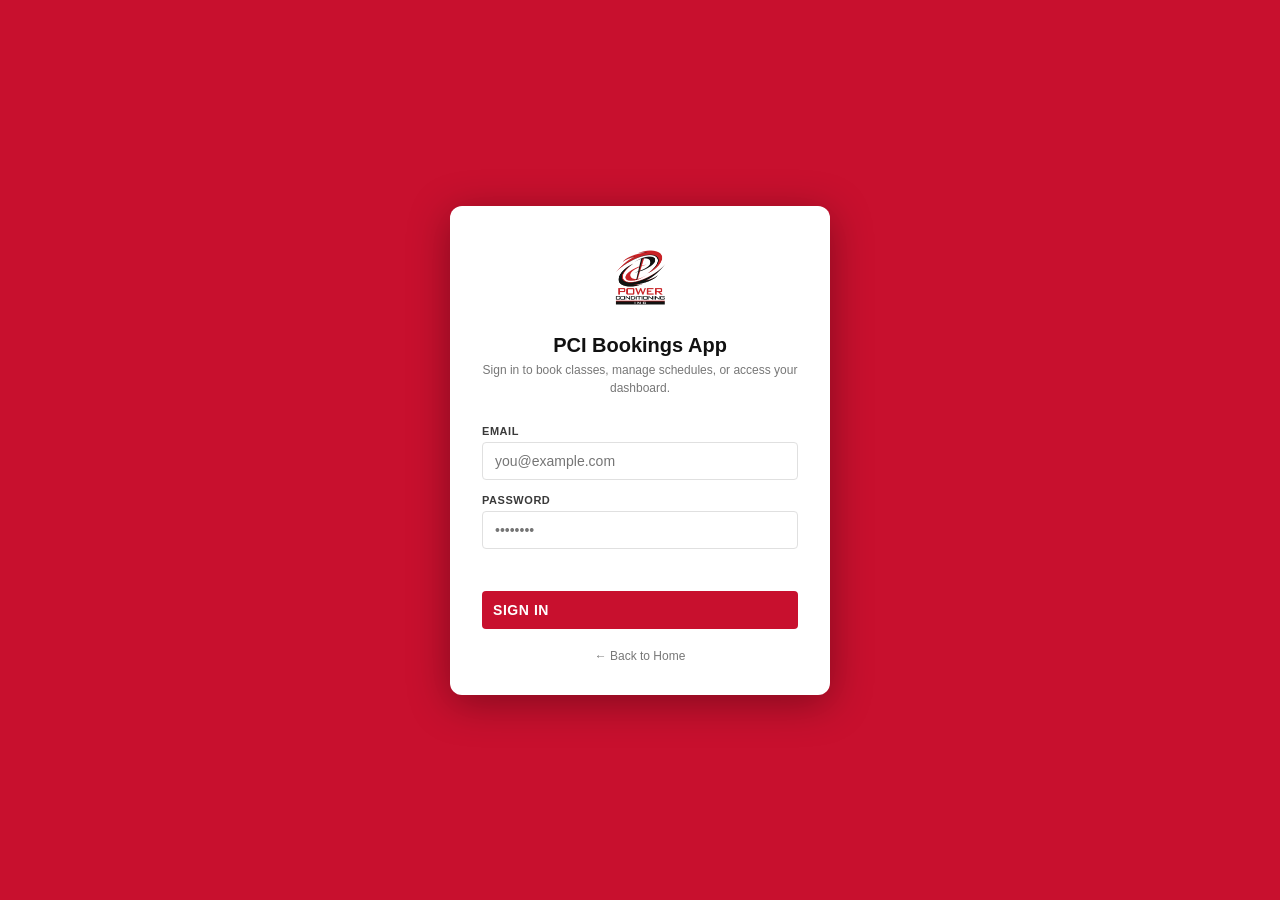
<file: settings.html>
<!DOCTYPE html>
<html lang="en">
<head>
  <meta charset="UTF-8">
  <meta name="viewport" content="width=device-width, initial-scale=1.0">
  <title>Power Conditioning Inc. — Settings</title>
  <link rel="stylesheet" href="pci-tokens.css">
  <style>
    body { background: var(--bg); }

    /* ── Topbar (schedule-specific overrides; base in pci-tokens.css) ────── */
    .topbar-logo { flex: 1; text-align: center; font-weight: 900; letter-spacing: 0.10em; }

    .settings-page {
      max-width: 600px;
      margin: 0 auto;
      padding: 16px 12px 60px;
    }

    /* ── Section card ────────────────────────────────────────── */
    .settings-section {
      background: var(--surface);
      border-radius: var(--radius-md);
      box-shadow: var(--shadow-sm);
      margin-bottom: 12px;
      overflow: hidden;
    }

    .settings-section-title {
      padding: 10px 16px;
      font-size: 11px;
      font-weight: 700;
      letter-spacing: 0.08em;
      text-transform: uppercase;
      color: var(--muted);
      border-bottom: 1px solid var(--border);
      background: var(--gray-050);
    }

    /* ── Form fields ─────────────────────────────────────────── */
    .settings-field {
      padding: 12px 16px;
      border-bottom: 1px solid var(--border);
    }
    .settings-field:last-child { border-bottom: none; }

    .settings-label {
      font-size: 11px;
      font-weight: 700;
      letter-spacing: 0.05em;
      text-transform: uppercase;
      color: var(--muted);
      margin-bottom: var(--sp-1);
    }

    .settings-input {
      width: 100%;
      padding: 9px 12px;
      border: 1.5px solid var(--border);
      border-radius: var(--radius-sm);
      font-size: 14px;
      color: var(--text);
      font-family: var(--font-body);
      background: var(--surface);
      transition: border-color 0.15s;
    }
    .settings-input:focus { outline: none; border-color: var(--brand); }

    /* ── Notification rows ───────────────────────────────────── */
    .notif-row {
      display: flex;
      align-items: center;
      justify-content: space-between;
      gap: var(--sp-4);
      padding: 14px 16px;
      border-bottom: 1px solid var(--border);
    }
    .notif-row:last-child { border-bottom: none; }

    .notif-label {
      font-size: 14px;
      color: var(--text);
      cursor: pointer;
      flex: 1;
    }
    .notif-label-sub {
      font-size: 11px;
      color: var(--muted);
      margin-top: 2px;
    }

    /* ── Toggle switch ───────────────────────────────────────── */
    .toggle-wrap {
      position: relative;
      width: 44px;
      height: 26px;
      flex-shrink: 0;
    }
    .toggle-wrap input[type="checkbox"] {
      position: absolute;
      inset: 0;
      opacity: 0;
      width: 100%;
      height: 100%;
      cursor: pointer;
      margin: 0;
    }
    .toggle-track {
      display: block;
      width: 44px;
      height: 26px;
      border-radius: 13px;
      background: var(--gray-300);
      pointer-events: none;
      transition: background 0.2s;
      position: relative;
    }
    .toggle-track::after {
      content: '';
      position: absolute;
      top: 3px;
      left: 3px;
      width: 20px;
      height: 20px;
      border-radius: 50%;
      background: var(--pci-white);
      box-shadow: 0 1px 3px rgba(0,0,0,0.2);
      transition: transform 0.2s;
    }
    .toggle-wrap input:checked ~ .toggle-track { background: var(--success); }
    .toggle-wrap input:checked ~ .toggle-track::after { transform: translateX(18px); }

    /* ── Save bar ────────────────────────────────────────────── */
    .settings-save-bar {
      margin-top: 8px;
    }
    .settings-save-bar .btn { width: 100%; justify-content: center; }
  </style>
</head>
<body>
<div id="phoneFrame">
<div id="phoneViewport">

<header class="topbar">
  <a href="schedule.html" class="topbar-back">← Schedule</a>
  <div class="topbar-logo">Settings</div>
  <div class="topbar-actions">
    <a href="profile.html" class="topbar-back" style="font-size:11px">Profile</a>
  </div>
</header>

<div class="settings-page">

  <!-- Account -->
  <div class="settings-section">
    <div class="settings-section-title">Account</div>
    <div class="settings-field">
      <div class="settings-label">Display Name</div>
      <input type="text" id="fieldName" class="settings-input" autocomplete="name" placeholder="Your name">
    </div>
    <div class="settings-field">
      <div class="settings-label">Email</div>
      <input type="email" id="fieldEmail" class="settings-input" autocomplete="email" placeholder="your@email.com">
    </div>
  </div>

  <!-- Security -->
  <div class="settings-section">
    <div class="settings-section-title">Security</div>
    <div class="settings-field">
      <div class="settings-label">Current Password</div>
      <input type="password" id="fieldCurrentPw" class="settings-input"
        autocomplete="current-password" placeholder="Enter current password">
    </div>
    <div class="settings-field">
      <div class="settings-label">New Password</div>
      <input type="password" id="fieldNewPw" class="settings-input"
        autocomplete="new-password" placeholder="Leave blank to keep unchanged">
    </div>
    <div class="settings-field">
      <div class="settings-label">Confirm New Password</div>
      <input type="password" id="fieldConfirmPw" class="settings-input"
        autocomplete="new-password" placeholder="Repeat new password">
    </div>
  </div>

  <!-- Contact -->
  <div class="settings-section">
    <div class="settings-section-title">Contact</div>
    <div class="settings-field">
      <div class="settings-label">Phone</div>
      <input type="tel" id="fieldPhone" class="settings-input"
        autocomplete="tel" placeholder="Not set">
    </div>
  </div>

  <!-- Notifications -->
  <div class="settings-section">
    <div class="settings-section-title">Notifications</div>

    <label class="notif-row">
      <div>
        <div class="notif-label">Class reminders</div>
        <div class="notif-label-sub">Get reminded 1 hour before class</div>
      </div>
      <div class="toggle-wrap">
        <input type="checkbox" id="notifReminders">
        <span class="toggle-track"></span>
      </div>
    </label>

    <label class="notif-row">
      <div>
        <div class="notif-label">Booking confirmations</div>
        <div class="notif-label-sub">Confirm when a class is booked or cancelled</div>
      </div>
      <div class="toggle-wrap">
        <input type="checkbox" id="notifBookings" checked>
        <span class="toggle-track"></span>
      </div>
    </label>

    <label class="notif-row">
      <div>
        <div class="notif-label">Promotions</div>
        <div class="notif-label-sub">Credit deals and membership offers</div>
      </div>
      <div class="toggle-wrap">
        <input type="checkbox" id="notifPromos">
        <span class="toggle-track"></span>
      </div>
    </label>
  </div>

  <div class="settings-save-bar">
    <button class="btn btn-primary" id="saveBtn">Save Changes</button>
  </div>

</div><!-- /settings-page -->

<div id="toast" role="status" aria-live="polite"></div>

</div><!-- /phoneViewport -->
<div id="phoneHomeBar"></div>
<div id="devBadge">DEV | 390</div>
</div><!-- /phoneFrame -->

<script src="pci-shared.js"></script>
<script src="pci-auth.js"></script>
<script>
const SETTINGS_KEY = 'pci_settings';

// ── Auth gate ─────────────────────────────────────────────────────────────────
const _session = PciAuth.getSession();
if (!_session) {
  location.href = 'login.html?redirect=' + encodeURIComponent(location.href);
}

// ── Dev mode ──────────────────────────────────────────────────────────────────
document.body.classList.toggle('dev-mobile', localStorage.getItem('pci_dev_mobile') === '1');

// ── Toast ─────────────────────────────────────────────────────────────────────
function showToast(msg, type) {
  const el = document.getElementById('toast');
  el.textContent = msg;
  el.className = ('show' + (type ? ' ' + type : '')).trim();
  clearTimeout(el._t);
  el._t = setTimeout(() => { el.className = ''; }, 3200);
}

// ── Populate fields from session + stored settings ────────────────────────────
if (_session) {
  document.getElementById('fieldName').value  = _session.displayName || '';
  document.getElementById('fieldEmail').value = _session.email || '';

  try {
    const stored = JSON.parse(localStorage.getItem(SETTINGS_KEY)) || {};
    const notif  = (stored[_session.userId] || {}).notifications || {};
    document.getElementById('notifReminders').checked = notif.reminders ?? false;
    document.getElementById('notifBookings').checked  = notif.bookings  ?? true;
    document.getElementById('notifPromos').checked    = notif.promos    ?? false;
    if (notif.phone) document.getElementById('fieldPhone').value = notif.phone;
  } catch (e) {}
}

// ── Save ──────────────────────────────────────────────────────────────────────
document.getElementById('saveBtn').addEventListener('click', () => {
  const session = PciAuth.getSession();
  if (!session) return;

  const newName  = document.getElementById('fieldName').value.trim();
  const newEmail = document.getElementById('fieldEmail').value.trim();

  if (!newName)  { showToast('Display name cannot be empty.', 'error'); return; }
  if (!newEmail) { showToast('Email cannot be empty.', 'error'); return; }

  const newPw     = document.getElementById('fieldNewPw').value;
  const confirmPw = document.getElementById('fieldConfirmPw').value;
  if (newPw && newPw !== confirmPw) {
    showToast('New passwords do not match.', 'error');
    return;
  }

  // Persist name + email in the session
  PciAuth.patchSession({ displayName: newName, email: newEmail });

  // Persist notification preferences + phone under per-user settings key
  try {
    const allSettings = JSON.parse(localStorage.getItem(SETTINGS_KEY)) || {};
    if (!allSettings[session.userId]) allSettings[session.userId] = {};
    allSettings[session.userId].notifications = {
      reminders: document.getElementById('notifReminders').checked,
      bookings:  document.getElementById('notifBookings').checked,
      promos:    document.getElementById('notifPromos').checked
    };
    const phone = document.getElementById('fieldPhone').value.trim();
    if (phone) allSettings[session.userId].phone = phone;
    localStorage.setItem(SETTINGS_KEY, JSON.stringify(allSettings));
  } catch (e) {}

  // Clear password fields
  document.getElementById('fieldCurrentPw').value = '';
  document.getElementById('fieldNewPw').value     = '';
  document.getElementById('fieldConfirmPw').value = '';

  showToast('Settings saved!', 'success');
});
</script>
</body>
</html>
</file>
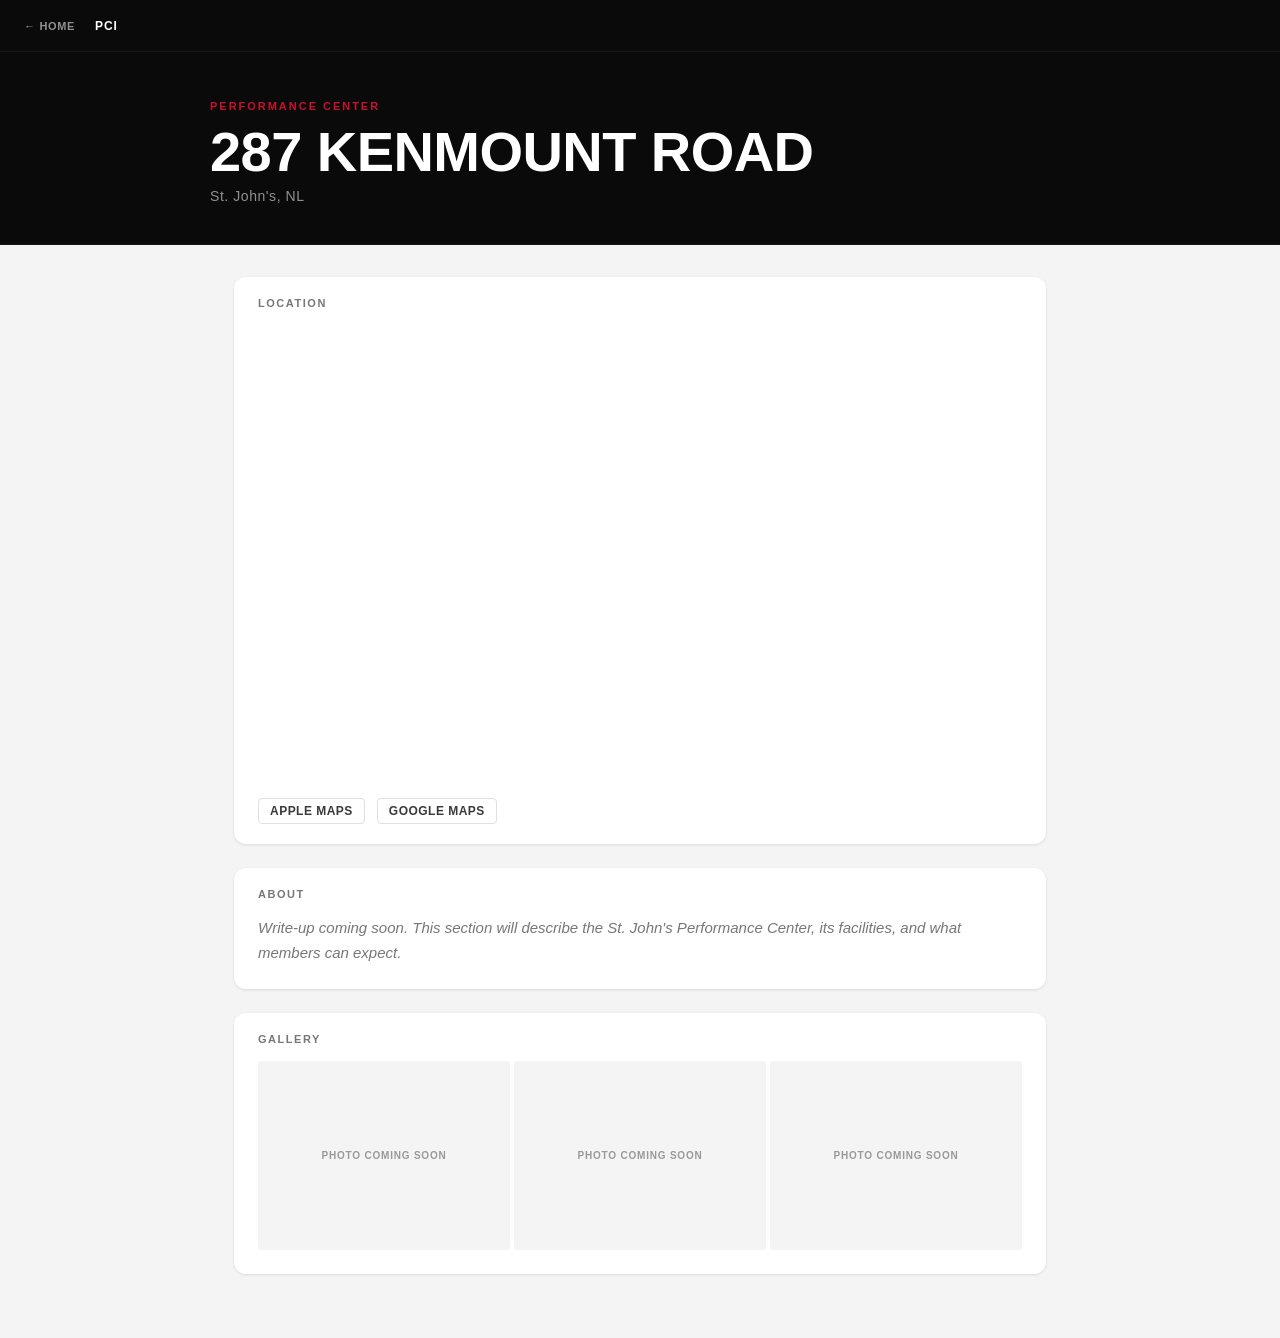
<file: stjohns.html>
<!DOCTYPE html>
<html lang="en">
<head>
  <meta charset="UTF-8">
  <meta name="viewport" content="width=device-width, initial-scale=1.0">
  <title>St. John's Performance Center — Power Conditioning Inc.</title>
  <link rel="stylesheet" href="pci-tokens.css">
  <style>
    body { background: var(--bg); }

    .page-hero {
      background: var(--pci-black);
      padding: 48px 24px 40px;
      border-bottom: 1px solid rgba(255,255,255,0.06);
    }

    .page-hero-inner {
      max-width: 860px;
      margin: 0 auto;
    }

    .page-eyebrow {
      font-size: 11px;
      font-weight: 700;
      letter-spacing: 0.18em;
      text-transform: uppercase;
      color: var(--pci-red);
      margin-bottom: 12px;
    }

    .page-title {
      font-size: clamp(28px, 6vw, 56px);
      font-weight: 900;
      text-transform: uppercase;
      letter-spacing: -0.01em;
      color: var(--pci-white);
      line-height: 1;
      margin-bottom: 8px;
    }

    .page-subtitle {
      font-size: 14px;
      color: var(--on-dark-secondary);
      letter-spacing: 0.04em;
    }

    .page-content {
      max-width: 860px;
      margin: 0 auto;
      padding: 32px 24px 64px;
      display: flex;
      flex-direction: column;
      gap: 24px;
    }

    .content-card {
      background: var(--surface);
      border-radius: var(--radius-lg);
      box-shadow: var(--shadow-sm);
      overflow: hidden;
    }

    .content-card-header {
      padding: 20px 24px 0;
      font-size: 11px;
      font-weight: 700;
      letter-spacing: 0.14em;
      text-transform: uppercase;
      color: var(--muted);
    }

    .map-wrap {
      position: relative;
      padding-top: 56.25%;
      margin-top: 16px;
    }

    .map-wrap iframe {
      position: absolute;
      top: 0; left: 0;
      width: 100%; height: 100%;
      border: 0;
      display: block;
    }

    .directions-row {
      display: flex;
      gap: var(--sp-3);
      padding: 16px 24px 20px;
      flex-wrap: wrap;
    }

    .about-body {
      padding: 16px 24px 24px;
      font-size: 15px;
      line-height: 1.65;
      color: var(--text);
    }

    .placeholder-text {
      color: var(--muted);
      font-style: italic;
    }

    .gallery-grid {
      display: grid;
      grid-template-columns: repeat(3, 1fr);
      gap: 4px;
      padding: 16px 24px 24px;
    }

    .gallery-placeholder {
      aspect-ratio: 4/3;
      background: var(--gray-100);
      border-radius: var(--radius-sm);
      display: flex;
      align-items: center;
      justify-content: center;
      font-size: 10px;
      font-weight: 600;
      letter-spacing: 0.08em;
      text-transform: uppercase;
      color: var(--gray-400);
    }

    @media (max-width: 600px) {
      .gallery-grid { grid-template-columns: 1fr; }
      .page-content { padding: 20px 16px 48px; }
    }
  </style>
</head>
<body>
<div id="phoneFrame">
<div id="phoneViewport">

  <header class="topbar">
    <a href="index.html" class="topbar-back">← Home</a>
    <div class="topbar-logo">PCI</div>
    <div class="topbar-actions">
      <button class="nav-menu-btn" id="navMenuBtn" aria-label="Open navigation">
        <svg viewBox="0 0 24 24" fill="none" stroke="currentColor" stroke-width="2.5" stroke-linecap="round" stroke-linejoin="round" aria-hidden="true"><line x1="3" y1="6" x2="21" y2="6"/><line x1="3" y1="12" x2="21" y2="12"/><line x1="3" y1="18" x2="21" y2="18"/></svg>
      </button>
    </div>
    <div id="navDrawer" class="nav-drawer">
      <span class="nav-drawer-label">Locations</span>
      <a class="nav-drawer-item active" href="stjohns.html">
        <svg viewBox="0 0 24 24" fill="none" stroke="currentColor" stroke-width="2" stroke-linecap="round" stroke-linejoin="round" aria-hidden="true"><path d="M21 10c0 7-9 13-9 13s-9-6-9-13a9 9 0 0 1 18 0z"/><circle cx="12" cy="10" r="3"/></svg>
        St. John's Center
      </a>
      <a class="nav-drawer-item" href="clarenville.html">
        <svg viewBox="0 0 24 24" fill="none" stroke="currentColor" stroke-width="2" stroke-linecap="round" stroke-linejoin="round" aria-hidden="true"><path d="M21 10c0 7-9 13-9 13s-9-6-9-13a9 9 0 0 1 18 0z"/><circle cx="12" cy="10" r="3"/></svg>
        Clarenville Center
      </a>
      <a class="nav-drawer-item" href="ascend.html">
        <svg viewBox="0 0 24 24" fill="none" stroke="currentColor" stroke-width="2" stroke-linecap="round" stroke-linejoin="round" aria-hidden="true"><path d="M21 10c0 7-9 13-9 13s-9-6-9-13a9 9 0 0 1 18 0z"/><circle cx="12" cy="10" r="3"/></svg>
        Ascend Studio
      </a>
      <div class="nav-drawer-divider"></div>
      <a class="nav-drawer-item" href="schedule.html">
        <svg viewBox="0 0 24 24" fill="none" stroke="currentColor" stroke-width="2" stroke-linecap="round" stroke-linejoin="round" aria-hidden="true"><rect x="3" y="4" width="18" height="18" rx="2" ry="2"/><line x1="16" y1="2" x2="16" y2="6"/><line x1="8" y1="2" x2="8" y2="6"/><line x1="3" y1="10" x2="21" y2="10"/></svg>
        Schedule
      </a>
      <a class="nav-drawer-item" href="admin.html" id="navAdminLink">
        <svg viewBox="0 0 24 24" fill="none" stroke="currentColor" stroke-width="2" stroke-linecap="round" stroke-linejoin="round" aria-hidden="true"><rect x="3" y="11" width="18" height="11" rx="2" ry="2"/><path d="M7 11V7a5 5 0 0 1 10 0v4"/></svg>
        Admin
      </a>
    </div>
  </header>

  <section class="page-hero">
    <div class="page-hero-inner">
      <p class="page-eyebrow">Performance Center</p>
      <h1 class="page-title">287 Kenmount Road</h1>
      <p class="page-subtitle">St. John's, NL</p>
    </div>
  </section>

  <main class="page-content">

    <div class="content-card">
      <p class="content-card-header">Location</p>
      <div class="map-wrap">
        <iframe
          src="https://maps.google.com/maps?q=287+Kenmount+Road,+St+Johns,+NL&output=embed"
          allowfullscreen
          loading="lazy"
          referrerpolicy="no-referrer-when-downgrade"
          title="St. John's Performance Center map">
        </iframe>
      </div>
      <div class="directions-row">
        <a href="https://maps.apple.com/?q=287+Kenmount+Road,+St.+John%27s,+NL" class="btn btn-outline btn-sm" target="_blank" rel="noopener">Apple Maps</a>
        <a href="https://www.google.com/maps/search/?api=1&query=287+Kenmount+Road+St+Johns+NL" class="btn btn-outline btn-sm" target="_blank" rel="noopener">Google Maps</a>
      </div>
    </div>

    <div class="content-card">
      <p class="content-card-header">About</p>
      <div class="about-body">
        <!-- placeholder -->
        <p class="placeholder-text">Write-up coming soon. This section will describe the St. John's Performance Center, its facilities, and what members can expect.</p>
      </div>
    </div>

    <div class="content-card">
      <p class="content-card-header">Gallery</p>
      <div class="gallery-grid">
        <!-- placeholder -->
        <div class="gallery-placeholder">Photo coming soon</div>
        <div class="gallery-placeholder">Photo coming soon</div>
        <div class="gallery-placeholder">Photo coming soon</div>
      </div>
    </div>

  </main>

  <script src="pci-shared.js"></script>
  <script src="pci-auth.js"></script>
  <script>
    const DEV_MODE_KEY = 'pci_dev_mobile';
    (function () {
      document.body.classList.toggle('dev-mobile', localStorage.getItem(DEV_MODE_KEY) === '1');
      // Hide Admin nav link for non-admin roles
      if (!PciAuth.hasMinRole('admin')) {
        const el = document.getElementById('navAdminLink');
        if (el) el.style.display = 'none';
      }
    })();

    document.addEventListener('DOMContentLoaded', () => {
      const navMenuBtn = document.getElementById('navMenuBtn');
      const navDrawer  = document.getElementById('navDrawer');

      navMenuBtn.addEventListener('click', e => {
        e.stopPropagation();
        const opening = !navDrawer.classList.contains('open');
        navDrawer.classList.toggle('open', opening);
        navMenuBtn.setAttribute('aria-label', opening ? 'Close navigation' : 'Open navigation');
      });

      navDrawer.addEventListener('click', e => {
        if (e.target.closest('a')) navDrawer.classList.remove('open');
      });

      document.addEventListener('click', e => {
        if (!navDrawer.contains(e.target) && !navMenuBtn.contains(e.target)) {
          navDrawer.classList.remove('open');
        }
      });
    });
  </script>

</div><!-- /phoneViewport -->
<div id="phoneHomeBar"></div>
<div id="devBadge">DEV | 390</div>
</div><!-- /phoneFrame -->
</body>
</html>
</file>
<file: pci-tokens.css>
/* pci-tokens.css — PCI shared design tokens + component classes
   Edit directly and commit to update the live site. */

:root {
  /* ── Brand palette ─────────────────────────── */
  --pci-red:    #C8102E;
  --pci-red-dk: #A50D25;
  --pci-black:  #0A0A0A;
  --pci-white:  #FFFFFF;

  /* ── Neutral scale ─────────────────────────── */
  --gray-900: #111111;
  --gray-800: #222222;
  --gray-700: #3A3A3A;
  --gray-600: #555555;
  --gray-500: #777777;
  --gray-400: #999999;
  --gray-300: #CCCCCC;
  --gray-200: #E0E0E0;
  --gray-100: #F4F4F4;
  --gray-050: #F9F9F9;

  /* ── Semantic roles ────────────────────────── */
  --brand:      var(--pci-red);
  --brand-dark: var(--pci-red-dk);
  --surface:    var(--pci-white);
  --bg:         var(--gray-100);
  --text:       var(--gray-900);
  --muted:      var(--gray-500);
  --border:     var(--gray-200);

  /* ── Functional colors ─────────────────────── */
  --accent:  #5B8CDE;
  --danger:  #D95050;
  --success: #4CAF50;
  --warn:    #FFB300;

  /* ── Class category colors ─────────────────── */
  --cls-purple: #7B68C8;
  --cls-green:  #6AAF3D;
  --cls-yellow: #E8C840;
  --cls-orange: #E8803A;
  --cls-blue:   #5BA3D9;
  --cls-gray:   #9E9E9E;
  --cls-red:    #D95050;

  /* ── Category tints ────────────────────────── */
  --cls-purple-tint: #e8e5f8;
  --cls-green-tint:  #e5f3da;
  --cls-yellow-tint: #fdf9e0;
  --cls-orange-tint: #fdeede;
  --cls-blue-tint:   #ddeef9;
  --cls-gray-tint:   #eeeeee;
  --cls-red-tint:    #fadddd;

  /* ── Typography ────────────────────────────── */
  --font-body: -apple-system, BlinkMacSystemFont, "Segoe UI", Helvetica, Arial, sans-serif;

  /* ── Spacing scale ─────────────────────────── */
  --sp-1: 4px;  --sp-2: 8px;  --sp-3: 12px;
  --sp-4: 16px; --sp-5: 20px; --sp-6: 24px;

  /* ── Shape ─────────────────────────────────── */
  --radius-sm:   4px;
  --radius-md:   8px;
  --radius-lg:   12px;
  --radius-pill: 20px;

  /* ── Shadows ───────────────────────────────── */
  --shadow-sm: 0 1px 3px rgba(0,0,0,0.10);
  --shadow-md: 0 4px 12px rgba(0,0,0,0.12);
  --shadow-lg: 0 8px 32px rgba(0,0,0,0.20);

  /* ── On-dark overlay values (translucent white on black surfaces) ── */
  --on-dark-primary:   rgba(255,255,255,0.90);
  --on-dark-secondary: rgba(255,255,255,0.55);
  --on-dark-muted:     rgba(255,255,255,0.45);
  --on-dark-border:    rgba(255,255,255,0.18);
  --on-dark-surface:   rgba(255,255,255,0.08);
  --on-dark-divider:   rgba(255,255,255,0.06);

  /* ── Extended functional colors ─────────────── */
  --accent-dark:       #4a7ccf;
  --brand-border:      rgba(200,16,46,0.25);
  --pci-black-frosted: rgba(10,10,10,0.92);

  /* ── Instructor accent colors ────────────────── */
  --inst-emerald: #10B981;
  --inst-pink:    #EC4899;
  --inst-indigo:  #6366F1;
  --inst-amber:   #F59E0B;
  --inst-teal:    #14B8A6;
  --inst-violet:  #8B5CF6;
  --inst-cyan:    #06B6D4;
}

/* ── Reset ─────────────────────────────────────────────────── */
*, *::before, *::after { box-sizing: border-box; margin: 0; padding: 0; }

body {
  font-family: var(--font-body);
  background: var(--bg);
  color: var(--text);
  font-size: 14px;
  -webkit-font-smoothing: antialiased;
}

/* ── Buttons ───────────────────────────────────────────────── */
.btn {
  display: inline-flex;
  align-items: center;
  gap: 5px;
  padding: 8px 16px;
  border-radius: var(--radius-sm);
  border: none;
  font-size: 13px;
  font-weight: 700;
  font-family: var(--font-body);
  cursor: pointer;
  text-decoration: none;
  transition: background 0.15s, color 0.15s, border-color 0.15s;
  white-space: nowrap;
  letter-spacing: 0.04em;
  text-transform: uppercase;
}
.btn:disabled { opacity: 0.4; cursor: default; }

.btn-primary { background: var(--brand); color: var(--pci-white); }
.btn-primary:not(:disabled):hover { background: var(--brand-dark); }

.btn-ghost { background: rgba(255,255,255,0.12); color: var(--pci-white); }
.btn-ghost:not(:disabled):hover { background: rgba(255,255,255,0.22); }

.btn-danger { background: var(--danger); color: var(--pci-white); }
.btn-danger:not(:disabled):hover { background: #c44040; }

.btn-booked { background: var(--success); color: var(--pci-white); }
.btn-booked:not(:disabled):hover { filter: brightness(0.9); }

.btn-outline { background: var(--surface); color: var(--gray-700); border: 1.5px solid var(--border); }
.btn-outline:not(:disabled):hover { background: var(--gray-100); }

.btn-sm { padding: 5px 11px; font-size: 12px; }

.btn-icon {
  width: 30px; height: 30px; padding: 0;
  border-radius: var(--radius-sm);
  background: none; border: none; cursor: pointer;
  color: var(--gray-500);
  display: inline-flex; align-items: center; justify-content: center;
  transition: background 0.15s, color 0.15s;
}
.btn-icon:hover { background: var(--gray-100); color: var(--gray-800); }
.btn-icon.danger:hover { background: #fdeaea; color: var(--danger); }

/* ── Class category color bars ─────────────────────────────── */
.color-bar { width: 6px; flex-shrink: 0; }

.color-purple { background-color: var(--cls-purple); }
.color-green  { background-color: var(--cls-green); }
.color-yellow { background-color: var(--cls-yellow); }
.color-orange { background-color: var(--cls-orange); }
.color-blue   { background-color: var(--cls-blue); }
.color-gray   { background-color: var(--cls-gray); }
.color-red    { background-color: var(--cls-red); }

/* ── Category tint row backgrounds ─────────────────────────── */
.bg-purple { background-color: var(--cls-purple-tint); }
.bg-green  { background-color: var(--cls-green-tint); }
.bg-yellow { background-color: var(--cls-yellow-tint); }
.bg-orange { background-color: var(--cls-orange-tint); }
.bg-blue   { background-color: var(--cls-blue-tint); }
.bg-gray   { background-color: var(--cls-gray-tint); }
.bg-red    { background-color: var(--cls-red-tint); }

/* ── Calendar block colors ─────────────────────────────────── */
.cal-class-block.color-purple { background-color: var(--cls-purple-tint); border-left-color: var(--cls-purple); }
.cal-class-block.color-green  { background-color: var(--cls-green-tint);  border-left-color: var(--cls-green); }
.cal-class-block.color-yellow { background-color: var(--cls-yellow-tint); border-left-color: var(--cls-yellow); }
.cal-class-block.color-orange { background-color: var(--cls-orange-tint); border-left-color: var(--cls-orange); }
.cal-class-block.color-blue   { background-color: var(--cls-blue-tint);   border-left-color: var(--cls-blue); }
.cal-class-block.color-gray   { background-color: var(--cls-gray-tint);   border-left-color: var(--cls-gray); }
.cal-class-block.color-red    { background-color: var(--cls-red-tint);    border-left-color: var(--cls-red); }

/* ── Admin class card bars ─────────────────────────────────── */
.bar-purple { background-color: var(--cls-purple); }
.bar-green  { background-color: var(--cls-green); }
.bar-yellow { background-color: var(--cls-yellow); }
.bar-orange { background-color: var(--cls-orange); }
.bar-blue   { background-color: var(--cls-blue); }
.bar-gray   { background-color: var(--cls-gray); }
.bar-red    { background-color: var(--cls-red); }

/* ── Instructor sidebar bars (list view) ───────────────────── */
.color-bar.inst-emerald { background-color: var(--inst-emerald); }
.color-bar.inst-pink    { background-color: var(--inst-pink); }
.color-bar.inst-indigo  { background-color: var(--inst-indigo); }
.color-bar.inst-amber   { background-color: var(--inst-amber); }
.color-bar.inst-teal    { background-color: var(--inst-teal); }
.color-bar.inst-violet  { background-color: var(--inst-violet); }
.color-bar.inst-cyan    { background-color: var(--inst-cyan); }
.color-bar.inst-gray    { background-color: var(--cls-gray); }

/* ── Instructor border-left (calendar view) ────────────────── */
.cal-class-block.inst-emerald { border-left-color: var(--inst-emerald); }
.cal-class-block.inst-pink    { border-left-color: var(--inst-pink); }
.cal-class-block.inst-indigo  { border-left-color: var(--inst-indigo); }
.cal-class-block.inst-amber   { border-left-color: var(--inst-amber); }
.cal-class-block.inst-teal    { border-left-color: var(--inst-teal); }
.cal-class-block.inst-violet  { border-left-color: var(--inst-violet); }
.cal-class-block.inst-cyan    { border-left-color: var(--inst-cyan); }
.cal-class-block.inst-gray    { border-left-color: var(--cls-gray); }

/* ── Filter pills ──────────────────────────────────────────── */
.filter-pill {
  display: inline-flex;
  align-items: center;
  gap: 5px;
  padding: 5px 12px;
  border-radius: var(--radius-pill);
  border: 1.5px solid var(--border);
  background: var(--gray-050);
  font-size: 11px;
  font-weight: 700;
  color: var(--gray-600);
  cursor: pointer;
  white-space: nowrap;
  flex-shrink: 0;
  letter-spacing: 0.04em;
  text-transform: uppercase;
  transition: border-color 0.15s, background 0.15s, color 0.15s;
}
.filter-pill:hover { border-color: var(--gray-400); background: var(--gray-100); }
.filter-pill.active { border-color: var(--brand); background: var(--brand); color: var(--pci-white); }
.filter-pill.active .pill-dot { box-shadow: 0 0 0 1.5px rgba(255,255,255,0.6); }

.pill-dot {
  width: 9px; height: 9px;
  border-radius: 50%;
  flex-shrink: 0;
}

/* ── Location tabs ─────────────────────────────────────────── */
.loc-tab {
  padding: 10px 18px;
  background: none;
  border: none;
  border-bottom: 3px solid transparent;
  font-size: 13px;
  font-weight: 700;
  color: var(--gray-400);
  cursor: pointer;
  letter-spacing: 0.04em;
  text-transform: uppercase;
  transition: color 0.15s, border-color 0.15s;
  margin-bottom: -2px;
  flex-shrink: 0;
  white-space: nowrap;
}
.loc-tab:hover { color: var(--gray-800); }
.loc-tab.active { color: var(--brand); border-bottom-color: var(--brand); }

/* ── Empty day placeholder ─────────────────────────────────── */
.empty-day {
  padding: 12px;
  color: var(--gray-400);
  font-size: 12px;
  font-style: italic;
  text-align: center;
}

/* ── Toast notification ────────────────────────────────────── */
#toast {
  position: fixed;
  bottom: 24px;
  left: 50%;
  transform: translateX(-50%) translateY(10px);
  background: var(--gray-800);
  color: var(--pci-white);
  padding: 10px 20px;
  border-radius: var(--radius-md);
  font-size: 13px;
  font-weight: 600;
  opacity: 0;
  transition: opacity 0.2s, transform 0.2s;
  z-index: 999;
  pointer-events: none;
  white-space: nowrap;
}
#toast.show { opacity: 1; transform: translateX(-50%) translateY(0); }
#toast.success { background: var(--success); }
#toast.error   { background: var(--danger); }

/* ── Modal overlay (shared structure) ─────────────────────── */
.modal-overlay {
  position: fixed;
  inset: 0;
  background: rgba(0,0,0,0.50);
  z-index: 200;
  display: flex;
  align-items: flex-end;
  justify-content: center;
  padding: 0;
}
.modal-overlay[hidden] { display: none; }

@media (min-width: 600px) {
  .modal-overlay {
    align-items: center;
    padding: var(--sp-4);
  }
}

.modal-overlay--center {
  align-items: center;
  padding: var(--sp-4);
}

.modal-sheet {
  background: var(--surface);
  border-radius: var(--radius-lg);
  padding: 20px;
  max-width: 480px;
  width: calc(100% - 32px);
  max-height: 80vh;
  overflow-y: auto;
  box-shadow: var(--shadow-lg);
}

@media (max-width: 600px) {
  .modal-sheet {
    width: 100%;
    max-width: none;
    border-radius: 16px 16px 0 0;
    animation: slideUp 0.22s ease-out;
  }
}

@keyframes slideUp {
  from { transform: translateY(60px); opacity: 0; }
  to   { transform: translateY(0);    opacity: 1; }
}

.modal-close {
  background: none;
  border: none;
  font-size: 16px;
  color: var(--gray-500);
  cursor: pointer;
  padding: 0 2px;
  flex-shrink: 0;
  line-height: 1;
}
.modal-close:hover { color: var(--gray-800); }

/* ── Topbar (shared: schedule + admin) ─────────────────────────────────────── */
.topbar {
  background: var(--pci-black);
  color: var(--pci-white);
  height: 52px;
  padding: 0 16px;
  display: flex;
  align-items: center;
  gap: 12px;
  position: sticky;
  top: 0;
  z-index: 10;
  border-bottom: 1px solid var(--on-dark-divider);
}

.topbar-back {
  display: flex;
  align-items: center;
  gap: 4px;
  color: var(--on-dark-secondary);
  text-decoration: none;
  font-size: 11px;
  font-weight: 700;
  letter-spacing: 0.06em;
  text-transform: uppercase;
  white-space: nowrap;
  padding: 5px 8px;
  border-radius: var(--radius-sm);
  flex-shrink: 0;
  transition: background 0.15s, color 0.15s;
}
.topbar-back:hover { background: var(--on-dark-surface); color: var(--pci-white); }

.topbar-home {
  display: flex;
  align-items: center;
  justify-content: center;
  width: 34px;
  height: 34px;
  padding: 0;
  border-radius: var(--radius-sm);
  color: var(--on-dark-secondary);
  text-decoration: none;
  flex-shrink: 0;
  transition: background 0.15s, color 0.15s;
}
.topbar-home:hover { background: var(--on-dark-surface); color: var(--pci-white); }
.topbar-home svg { width: 18px; height: 18px; }

.topbar-logo {
  font-size: 12px;
  font-weight: 700;
  letter-spacing: 0.08em;
  text-transform: uppercase;
  white-space: nowrap;
  color: var(--pci-white);
}

.topbar-actions {
  display: flex;
  align-items: center;
  gap: 8px;
  flex-shrink: 0;
  margin-left: auto;
}

/* ── Dev Mode: Phone Viewport Simulator ────────────────────────────────────── */

body.dev-mobile {
  background: #1a1a2e;
  display: flex;
  flex-direction: column;
  align-items: center;
  padding: 32px 0 64px;
  min-height: 100vh;
  overflow-y: auto;
}
body.dev-mobile.landing { background: #1a1a2e; }

body.dev-mobile #phoneFrame {
  position: relative;
  width: 390px;
  max-width: 100vw;
  border-radius: 44px;
  background: var(--surface);
  box-shadow:
    0 0 0 10px #111,
    0 0 0 12px #2a2a2a,
    0 0 0 14px #111,
    0 40px 120px rgba(0,0,0,0.6);
  overflow: hidden;
  display: flex;
  flex-direction: column;
  height: calc(100vh - 96px);
  max-height: 844px;
}

body.dev-mobile #phoneFrame::before {
  content: '9:41';
  display: flex;
  align-items: center;
  justify-content: flex-end;
  padding: 0 20px;
  height: 48px;
  background: var(--pci-black);
  color: rgba(255,255,255,0.5);
  font-size: 11px;
  font-weight: 700;
  letter-spacing: 0.08em;
  flex-shrink: 0;
  border-radius: 44px 44px 0 0;
}

body.dev-mobile #phoneViewport {
  flex: 1;
  overflow-y: auto;
  overflow-x: hidden;
  -webkit-overflow-scrolling: touch;
  position: relative;
  scrollbar-width: none;
  min-height: 0;
}
body.dev-mobile #phoneViewport::-webkit-scrollbar { display: none; }

body.dev-mobile #phoneHomeBar {
  height: 34px;
  background: var(--pci-black);
  flex-shrink: 0;
  border-radius: 0 0 44px 44px;
  display: flex;
  align-items: center;
  justify-content: center;
}
body.dev-mobile #phoneHomeBar::after {
  content: '';
  display: block;
  width: 134px;
  height: 5px;
  background: rgba(255,255,255,0.3);
  border-radius: 3px;
}

#devBadge { display: none; }
body.dev-mobile #devBadge {
  display: block;
  position: absolute;
  bottom: 42px;
  right: 12px;
  z-index: 9999;
  background: rgba(200,16,46,0.92);
  color: #fff;
  font-size: 9px;
  font-weight: 800;
  letter-spacing: 0.10em;
  text-transform: uppercase;
  padding: 3px 7px;
  border-radius: 4px;
  pointer-events: none;
  font-family: var(--font-body);
}

body.dev-mobile .modal-overlay,
body.dev-mobile #loadingOverlay {
  position: absolute;
}

body.modal-open { overflow: hidden; }
body.dev-mobile.modal-open #phoneViewport { overflow: hidden; }

body.dev-mobile #toast {
  position: absolute;
  bottom: 58px; /* 34px home bar + 24px gap */
}

body.dev-mobile #authGate { min-height: 600px; }

.dev-mode-btn {
  display: inline-flex;
  align-items: center;
  gap: 5px;
  padding: 4px 9px;
  border: 1.5px solid rgba(255,255,255,0.18);
  border-radius: var(--radius-sm);
  background: transparent;
  color: rgba(255,255,255,0.45);
  font-size: 10px;
  font-weight: 700;
  letter-spacing: 0.06em;
  text-transform: uppercase;
  cursor: pointer;
  font-family: var(--font-body);
  white-space: nowrap;
  transition: border-color 0.15s, color 0.15s, background 0.15s;
}
.dev-mode-btn:hover {
  border-color: rgba(255,255,255,0.4);
  color: var(--pci-white);
}
.dev-mode-btn.active {
  border-color: var(--pci-red);
  color: var(--pci-red);
  background: rgba(200,16,46,0.12);
}
.dev-mode-btn svg {
  width: 12px;
  height: 12px;
  flex-shrink: 0;
}
body.dev-mobile .dev-mode-btn {
  position: fixed;
  top: 16px;
  right: 24px;
  z-index: 10000;
}

/* ── Dev Mode: topbar clean-up at 390px ─────────────────────────────────────── */
body.dev-mobile .topbar .view-toggle,
body.dev-mobile .topbar .topbar-admin { display: none; }
body.dev-mobile .topbar .topbar-logo  { display: none; }

/* Admin: hide tab-nav, Discard, Log out — all move into the hamburger drawer */
body.dev-mobile .topbar .tab-nav { display: none; }
body.dev-mobile #discardBtn,
body.dev-mobile #logoutBtn       { display: none; }

/* Show thin scrollbar on filter bar in dev mode so pills are discoverable */
body.dev-mobile .filter-bar {
  scrollbar-width: thin;
  scrollbar-color: rgba(255,255,255,0.2) transparent;
}
body.dev-mobile .filter-bar::-webkit-scrollbar { display: block; height: 3px; }
body.dev-mobile .filter-bar::-webkit-scrollbar-thumb {
  background: rgba(255,255,255,0.2);
  border-radius: 2px;
}

/* ── Hamburger nav button ────────────────────────────────────────────────────── */
.nav-menu-btn {
  display: none;
  align-items: center;
  justify-content: center;
  width: 34px;
  height: 34px;
  padding: 0;
  border: none;
  border-radius: var(--radius-sm);
  background: none;
  color: rgba(255,255,255,0.7);
  cursor: pointer;
  flex-shrink: 0;
}
.nav-menu-btn:hover { background: rgba(255,255,255,0.08); color: var(--pci-white); }
.nav-menu-btn svg { width: 20px; height: 20px; }
body.dev-mobile .nav-menu-btn { display: flex; }

/* ── Nav drawer ──────────────────────────────────────────────────────────────── */
.nav-drawer {
  display: none;
  position: absolute;
  top: 52px;
  left: 0;
  right: 0;
  z-index: 45;
  background: #0f0f0f;
  border-bottom: 1px solid rgba(255,255,255,0.08);
  box-shadow: 0 8px 32px rgba(0,0,0,0.5);
  padding: 8px 0 16px;
}
body.dev-mobile .nav-drawer.open { display: block; }

.nav-drawer-label {
  display: block;
  padding: 8px 20px 4px;
  font-size: 10px;
  font-weight: 700;
  letter-spacing: 0.10em;
  text-transform: uppercase;
  color: rgba(255,255,255,0.28);
  font-family: var(--font-body);
}

.nav-drawer-item {
  display: flex;
  align-items: center;
  gap: 14px;
  width: 100%;
  padding: 13px 20px;
  text-align: left;
  background: none;
  border: none;
  color: rgba(255,255,255,0.75);
  font-family: var(--font-body);
  font-size: 15px;
  font-weight: 500;
  cursor: pointer;
  text-decoration: none;
  box-sizing: border-box;
  transition: background 0.12s, color 0.12s;
}
.nav-drawer-item:hover  { background: rgba(255,255,255,0.05); color: var(--pci-white); }
.nav-drawer-item.active { color: var(--brand); }
.nav-drawer-item.active svg { opacity: 1; }
.nav-drawer-item svg { width: 18px; height: 18px; flex-shrink: 0; opacity: 0.55; }

.nav-drawer-divider {
  height: 1px;
  background: rgba(255,255,255,0.08);
  margin: 8px 16px;
}

.nav-drawer-item.disabled {
  opacity: 0.3;
  pointer-events: none;
}

/* ── Role badge ───────────────────────────────────────────────────────────── */
.role-badge {
  display: inline-block;
  padding: 2px 7px;
  border-radius: var(--radius-sm);
  font-size: 10px;
  font-weight: 700;
  letter-spacing: 0.06em;
  text-transform: uppercase;
}
.role-badge.role-owner      { background: var(--cls-red-tint);    color: var(--danger);    }
.role-badge.role-admin      { background: var(--cls-blue-tint);   color: var(--accent);    }
.role-badge.role-instructor { background: var(--cls-green-tint);  color: var(--cls-green); }
.role-badge.role-member     { background: var(--cls-gray-tint);   color: var(--gray-600);  }

/* ── Booking CTA area (schedule.html class items) ─────────────────────────── */
.class-actions {
  padding: 4px 10px 8px;
  display: flex;
  align-items: center;
  gap: var(--sp-2);
}

/* ── Roll call card (instructor.html) ─────────────────────────────────────── */
.rollcall-card {
  background: var(--surface);
  border-radius: var(--radius-md);
  overflow: hidden;
  box-shadow: var(--shadow-sm);
  margin-bottom: var(--sp-4);
}
.rollcall-header {
  display: flex;
  align-items: center;
  gap: var(--sp-3);
  padding: var(--sp-3) var(--sp-4);
  border-bottom: 1px solid var(--border);
  background: var(--gray-050);
}
.rollcall-title {
  font-size: 13px;
  font-weight: 700;
  color: var(--text);
  flex: 1;
}
.rollcall-time {
  font-size: 11px;
  color: var(--muted);
  font-weight: 600;
  white-space: nowrap;
}
.attendee-row {
  display: flex;
  align-items: center;
  justify-content: space-between;
  padding: var(--sp-3) var(--sp-4);
  border-bottom: 1px solid var(--border);
  transition: background 0.1s;
}
.attendee-row:last-child { border-bottom: none; }
.attendee-name {
  font-size: 13px;
  font-weight: 500;
  color: var(--text);
}
.attendee-row.attended  { background: color-mix(in srgb, var(--success) 8%, transparent); }
.attendee-row.no-show   { background: color-mix(in srgb, var(--danger)  8%, transparent); }
.attendee-row.attended  .attendee-name { color: var(--success); }
.attendee-row.no-show   .attendee-name { color: var(--danger); text-decoration: line-through; }

/* ── Package card (buy-credits.html) ──────────────────────────────────────── */
.package-card {
  background: var(--surface);
  border-radius: var(--radius-lg);
  padding: var(--sp-5) var(--sp-5);
  box-shadow: var(--shadow-sm);
  border: 1.5px solid var(--border);
  margin-bottom: var(--sp-4);
  display: flex;
  align-items: center;
  justify-content: space-between;
  gap: var(--sp-4);
  transition: border-color 0.15s, box-shadow 0.15s;
}
.package-card:hover { border-color: var(--brand); box-shadow: var(--shadow-md); }
.package-info { flex: 1; min-width: 0; }
.package-name {
  font-size: 15px;
  font-weight: 700;
  color: var(--text);
}
.package-desc {
  font-size: 12px;
  color: var(--muted);
  margin-top: var(--sp-1);
}
.package-price {
  font-size: 18px;
  font-weight: 900;
  color: var(--brand);
  white-space: nowrap;
  margin-right: var(--sp-3);
}

/* ── Category pill ────────────────────────────────────────────────────────── */
/* Names the class categories a package covers. Shared by the buy-credits
   catalog, the My Packages wallet cards, and the admin packages tab, so an
   entitlement reads identically everywhere. Tint is set inline per category. */
.cat-pill {
  font-size: 10px;
  font-weight: 600;
  padding: 2px var(--sp-2);
  border-radius: var(--radius-pill);
  background: var(--gray-100);
  color: var(--text);
  white-space: nowrap;
}
.cat-pill-row {
  display: flex;
  gap: var(--sp-1);
  flex-wrap: wrap;
}

/* ── Wallet card (My Packages) ────────────────────────────────────────────── */
/* One card per package the member holds — each with its own remaining credits
   or days, because credits are never pooled across packages. */
.wallet-card {
  background: var(--surface);
  border-radius: var(--radius-lg);
  padding: var(--sp-4) var(--sp-5);
  box-shadow: var(--shadow-sm);
  border: 1.5px solid var(--border);
  margin-bottom: var(--sp-3);
}
.wallet-card--unlimited { border-color: var(--accent); }
.wallet-card--expired   { opacity: 0.55; border-style: dashed; }

.wallet-card-head {
  display: flex;
  align-items: baseline;
  justify-content: space-between;
  gap: var(--sp-3);
  margin-bottom: var(--sp-2);
}
.wallet-card-name {
  font-size: 14px;
  font-weight: 700;
  color: var(--text);
  min-width: 0;
}
.wallet-card-badge {
  font-size: 10px;
  font-weight: 700;
  text-transform: uppercase;
  letter-spacing: 0.06em;
  padding: 2px var(--sp-2);
  border-radius: var(--radius-pill);
  background: var(--gray-200);
  color: var(--gray-700);
  white-space: nowrap;
  flex-shrink: 0;
}
.wallet-card-badge--unlimited { background: var(--accent); color: var(--on-dark-primary); }
.wallet-card-badge--expired   { background: var(--gray-300); color: var(--gray-700); }

.wallet-card-remaining {
  font-size: 13px;
  font-weight: 700;
  color: var(--text);
  margin-bottom: var(--sp-2);
}
.wallet-card-remaining.low   { color: var(--warn); }
.wallet-card-remaining.empty { color: var(--danger); }

.wallet-meter {
  height: 6px;
  border-radius: var(--radius-pill);
  background: var(--gray-200);
  overflow: hidden;
  margin-bottom: var(--sp-3);
}
.wallet-meter-fill {
  height: 100%;
  border-radius: var(--radius-pill);
  background: var(--success);
  transition: width 0.2s;
}
.wallet-meter-fill.low   { background: var(--warn); }
.wallet-meter-fill.empty { background: var(--danger); }

.wallet-card-expiry {
  font-size: 11px;
  color: var(--muted);
  margin-top: var(--sp-2);
}
.wallet-empty {
  background: var(--surface);
  border: 1px dashed var(--border);
  border-radius: var(--radius-lg);
  padding: var(--sp-5);
  text-align: center;
  font-size: 13px;
  color: var(--muted);
  margin-bottom: var(--sp-4);
}
.wallet-toggle-expired {
  background: none;
  border: none;
  padding: 0 0 var(--sp-3);
  font-size: 12px;
  font-weight: 600;
  color: var(--muted);
  cursor: pointer;
  text-decoration: underline;
}

/* ── Coming-soon notice ───────────────────────────────────────────────────── */
.coming-soon-notice {
  background: var(--cls-yellow-tint);
  border: 1px solid var(--warn);
  border-radius: var(--radius-md);
  padding: var(--sp-3) var(--sp-4);
  font-size: 12px;
  color: var(--gray-700);
  display: flex;
  align-items: center;
  gap: var(--sp-2);
  margin-bottom: var(--sp-4);
}

/* ── Auth status row (index.html header) ──────────────────────────────────── */
.header-auth {
  display: flex;
  align-items: center;
  gap: 8px;
  font-size: 12px;
}
.header-auth-name {
  color: var(--on-dark-secondary);
  font-weight: 600;
  white-space: nowrap;
  max-width: 120px;
  overflow: hidden;
  text-overflow: ellipsis;
}
.header-signout {
  background: none;
  border: 1px solid var(--on-dark-border);
  color: var(--on-dark-secondary);
  border-radius: var(--radius-pill);
  padding: 3px 10px;
  font-size: 11px;
  font-weight: 600;
  cursor: pointer;
  white-space: nowrap;
  transition: border-color 0.15s, color 0.15s;
}
.header-signout:hover { border-color: var(--on-dark-primary); color: var(--on-dark-primary); }
.header-signin {
  display: inline-flex;
  align-items: center;
  gap: 5px;
  color: var(--on-dark-primary);
  border: 1px solid var(--on-dark-border);
  border-radius: var(--radius-pill);
  padding: 4px 12px;
  font-size: 12px;
  font-weight: 600;
  text-decoration: none;
  transition: border-color 0.15s, background 0.15s;
}
.header-signin:hover { border-color: var(--on-dark-primary); background: rgba(255,255,255,0.07); }

/* ── User chip (topbar member identity) ───────────────────────────────────── */
.user-chip {
  display: inline-flex;
  align-items: center;
  gap: var(--sp-1);
  padding: 3px 8px 3px 3px;
  border: 1px solid var(--on-dark-border);
  border-radius: var(--radius-pill);
  background: var(--on-dark-surface);
  color: var(--on-dark-primary);
  font-size: 12px;
  font-weight: 600;
  font-family: var(--font-body);
  cursor: pointer;
  white-space: nowrap;
  flex-shrink: 0;
  transition: background 0.15s, border-color 0.15s;
  line-height: 1;
}
.user-chip:hover { background: rgba(255,255,255,0.14); border-color: rgba(255,255,255,0.32); }

.user-avatar {
  width: 24px;
  height: 24px;
  border-radius: 50%;
  background: var(--cls-purple);
  color: var(--pci-white);
  font-size: 10px;
  font-weight: 800;
  letter-spacing: 0;
  display: flex;
  align-items: center;
  justify-content: center;
  flex-shrink: 0;
}
.user-avatar.role-owner      { background: var(--danger); }
.user-avatar.role-admin      { background: var(--accent); }
.user-avatar.role-instructor { background: var(--cls-green); }
.user-avatar.role-member     { background: var(--cls-purple); }

.user-caret { opacity: 0.55; font-size: 9px; }

/* ── Member menu (bottom sheet) ────────────────────────────────────────────── */
.member-menu-title {
  display: flex;
  align-items: flex-start;
  justify-content: space-between;
  padding: var(--sp-4) var(--sp-5) var(--sp-3);
  border-bottom: 1px solid var(--border);
}
.member-menu-name  { font-size: 16px; font-weight: 700; color: var(--text); }
.member-menu-email { font-size: 12px; color: var(--muted); margin-top: 2px; }

.member-menu-list { padding: var(--sp-2) 0 var(--sp-4); }

.member-menu-item {
  display: flex;
  align-items: center;
  gap: var(--sp-3);
  width: 100%;
  padding: 14px var(--sp-5);
  background: none;
  border: none;
  font-family: var(--font-body);
  font-size: 15px;
  font-weight: 500;
  color: var(--text);
  cursor: pointer;
  text-decoration: none;
  transition: background 0.12s;
  text-align: left;
  box-sizing: border-box;
}
.member-menu-item:hover { background: var(--gray-100); }
.member-menu-item.danger { color: var(--danger); }
.member-menu-item svg { width: 18px; height: 18px; opacity: 0.5; flex-shrink: 0; }
.member-menu-item.danger svg { opacity: 0.85; }
.member-menu-divider { height: 1px; background: var(--border); margin: var(--sp-2) var(--sp-5); }

/* ── My Bookings view ──────────────────────────────────────────────────────── */
.booking-card {
  background: var(--surface);
  border-radius: var(--radius-md);
  overflow: hidden;
  box-shadow: var(--shadow-sm);
  border: 1px solid var(--border);
  margin-bottom: var(--sp-3);
  display: flex;
  align-items: stretch;
}
.booking-card-bar   { width: 5px; flex-shrink: 0; }
.booking-card-body  { flex: 1; padding: var(--sp-3) var(--sp-4); min-width: 0; }
.booking-card-title { font-size: 14px; font-weight: 700; color: var(--text); margin-bottom: 3px; }
.booking-card-meta  { font-size: 12px; color: var(--muted); }
.booking-card-actions { display: flex; align-items: center; padding: var(--sp-3); flex-shrink: 0; }
</file>
